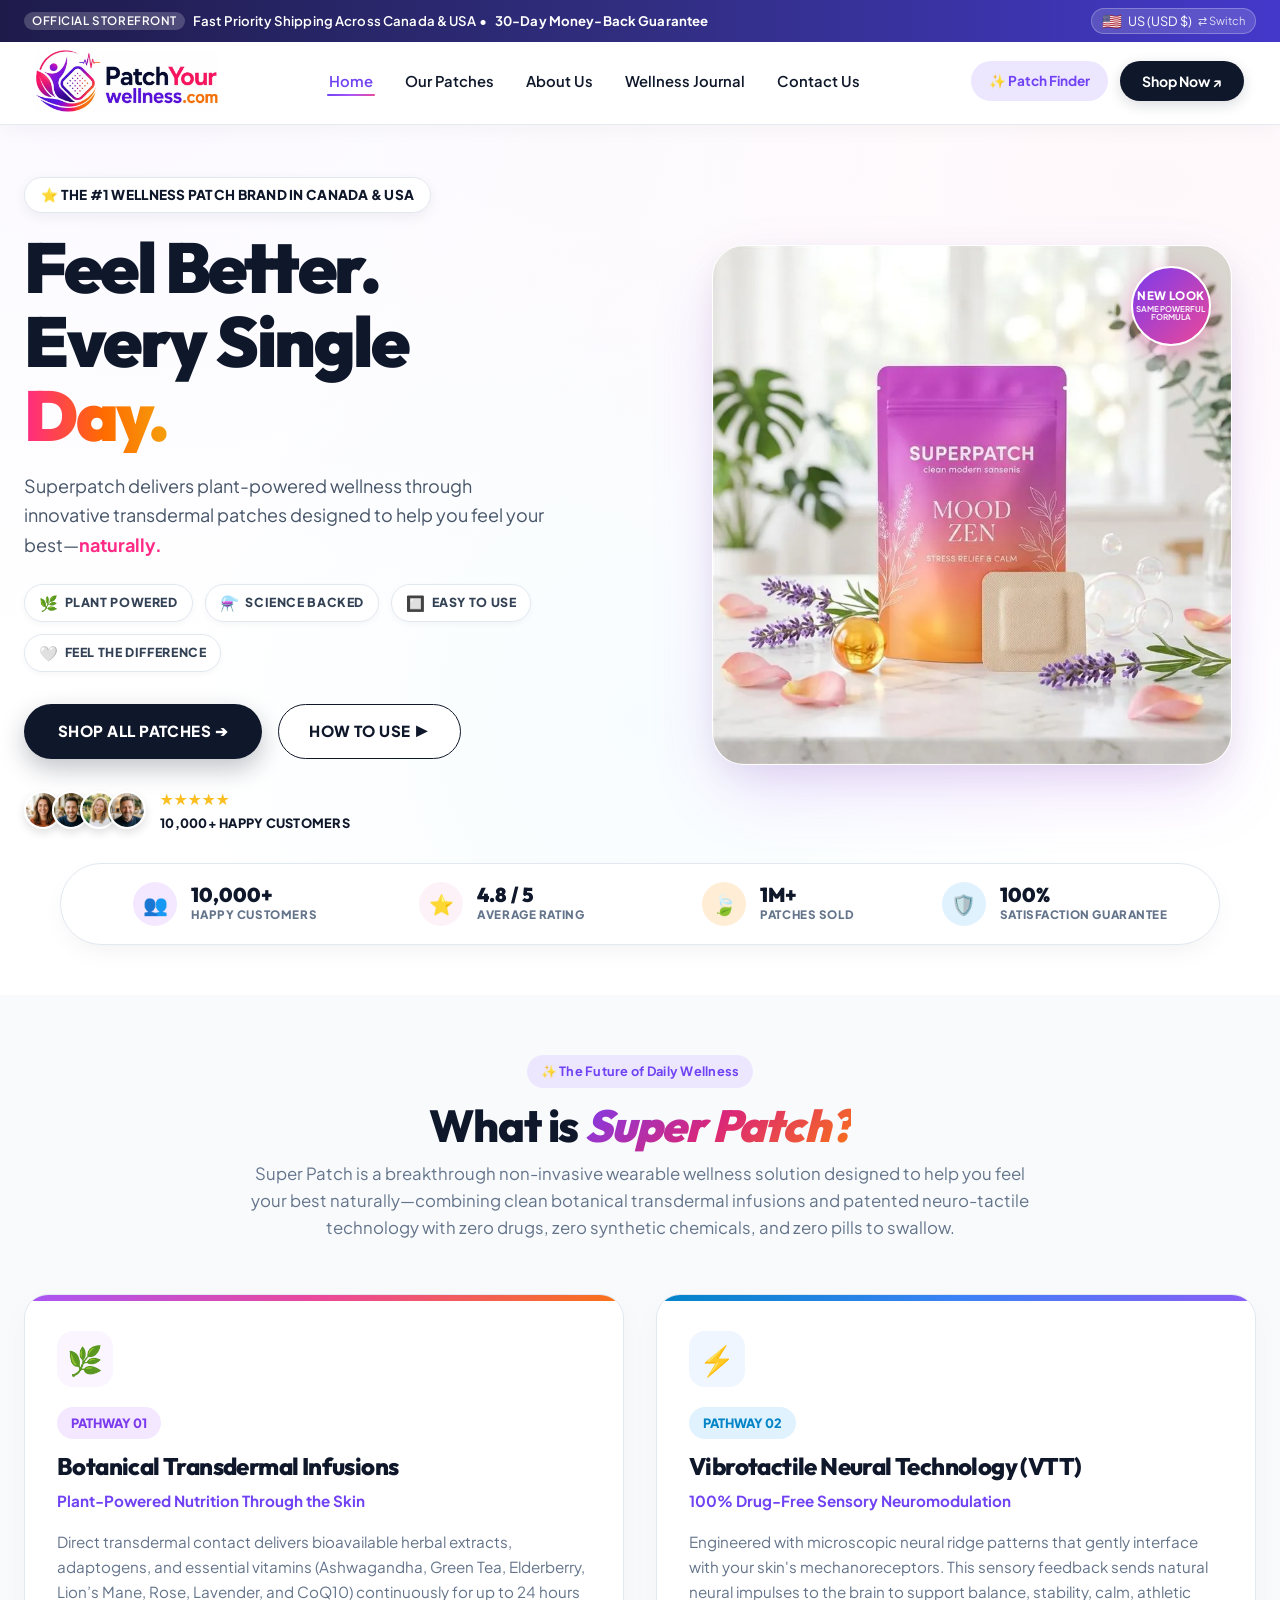
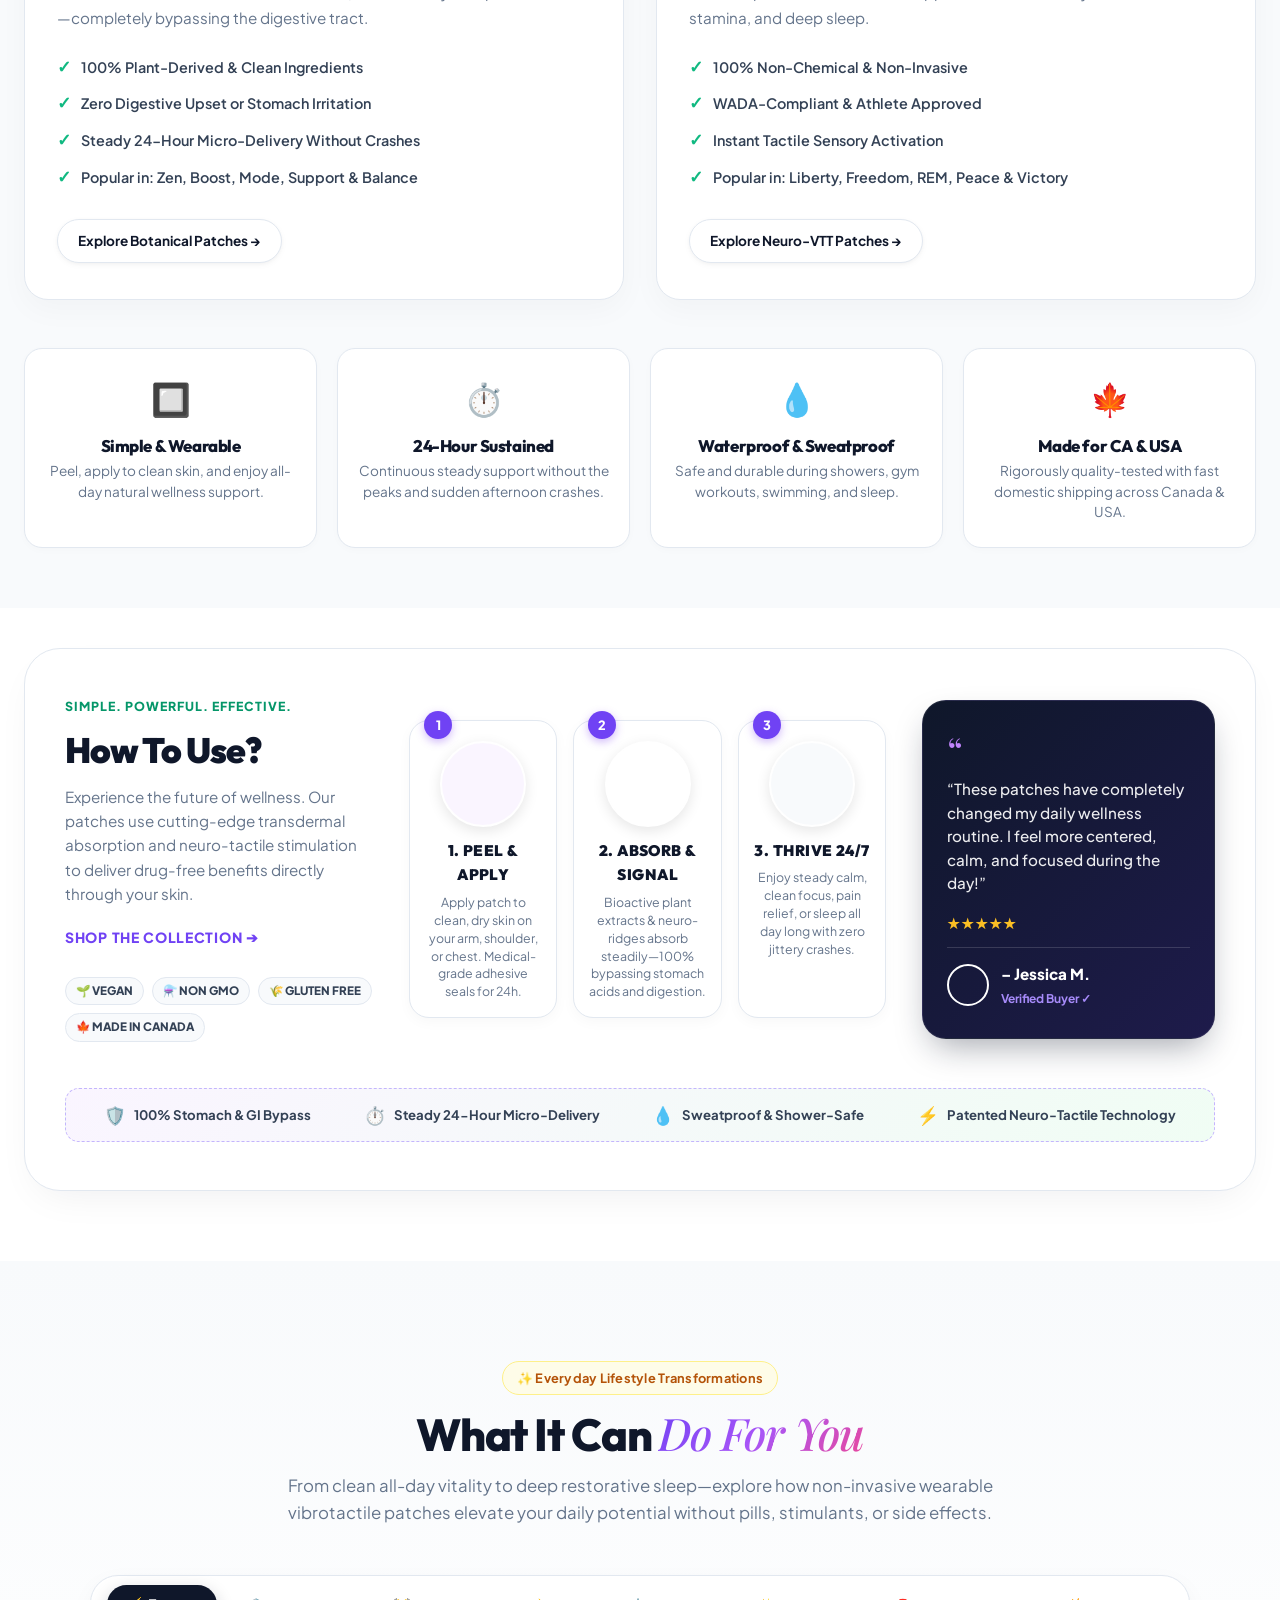
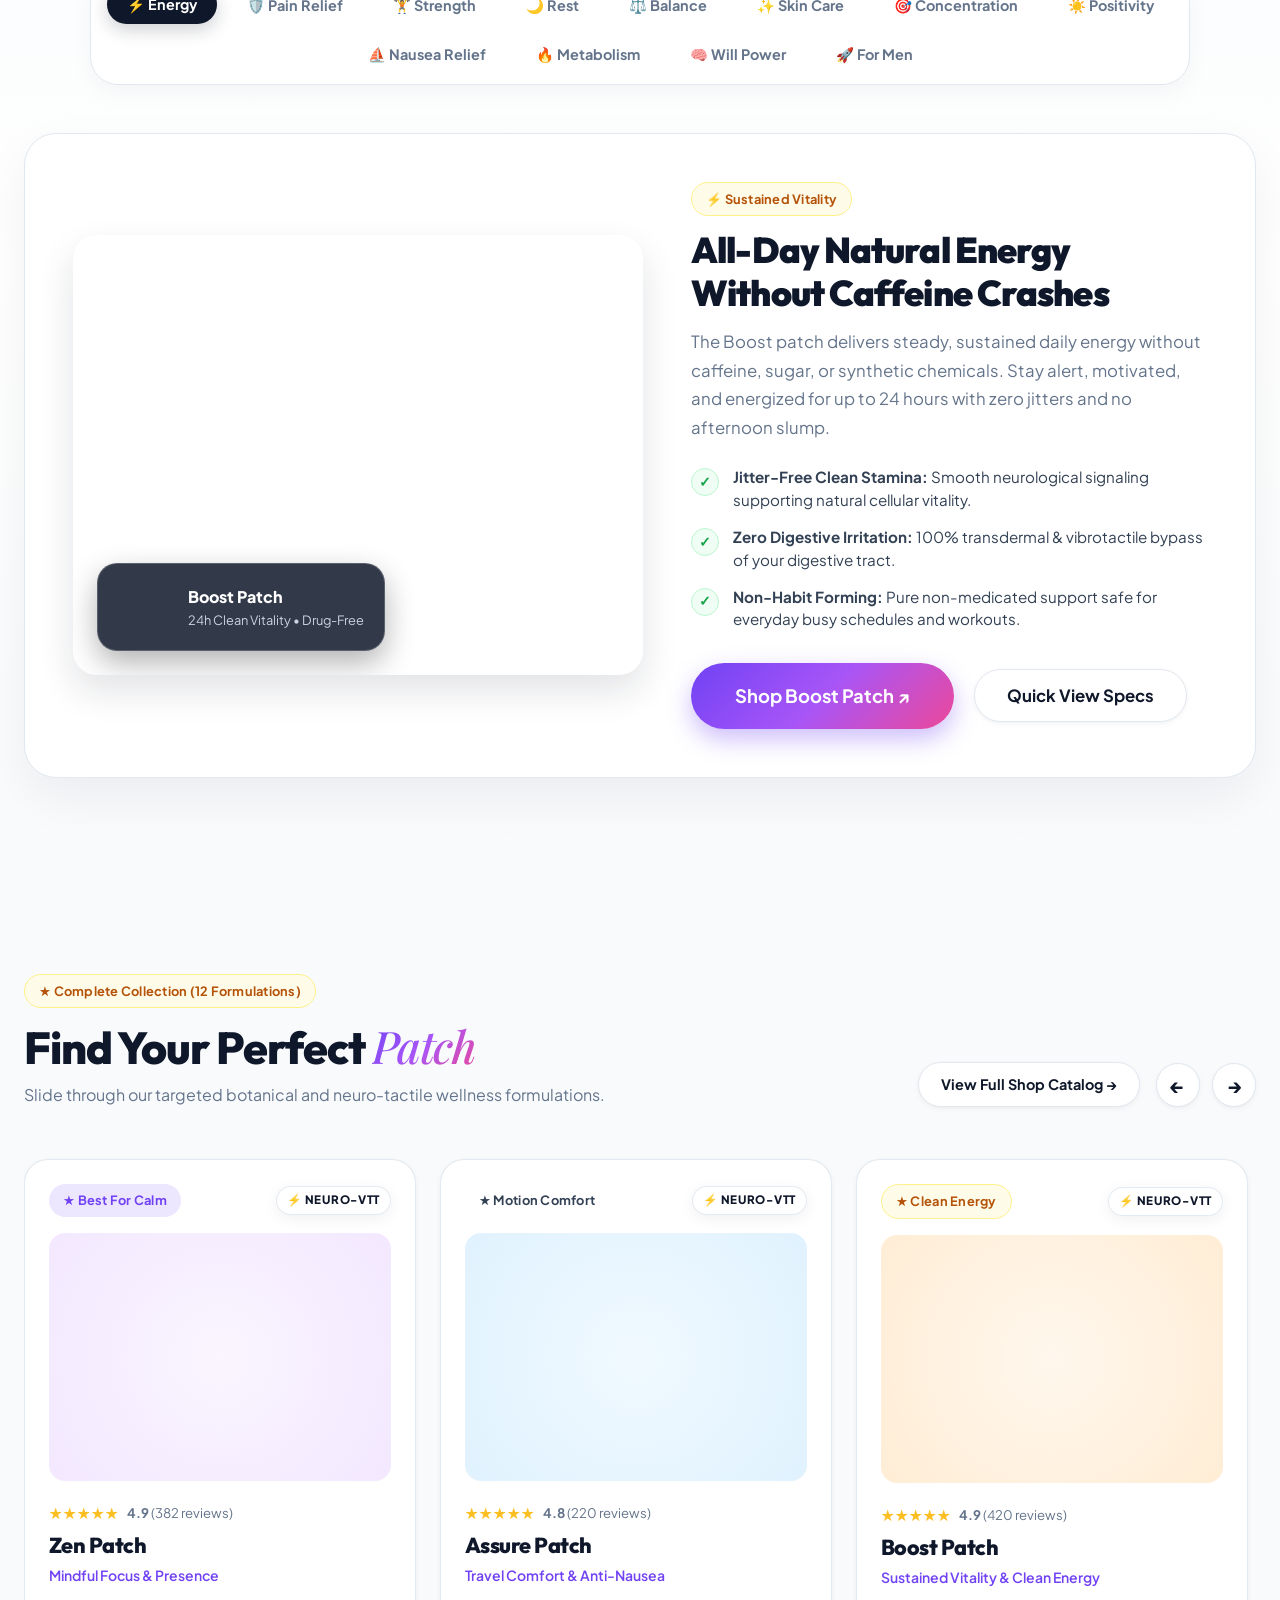
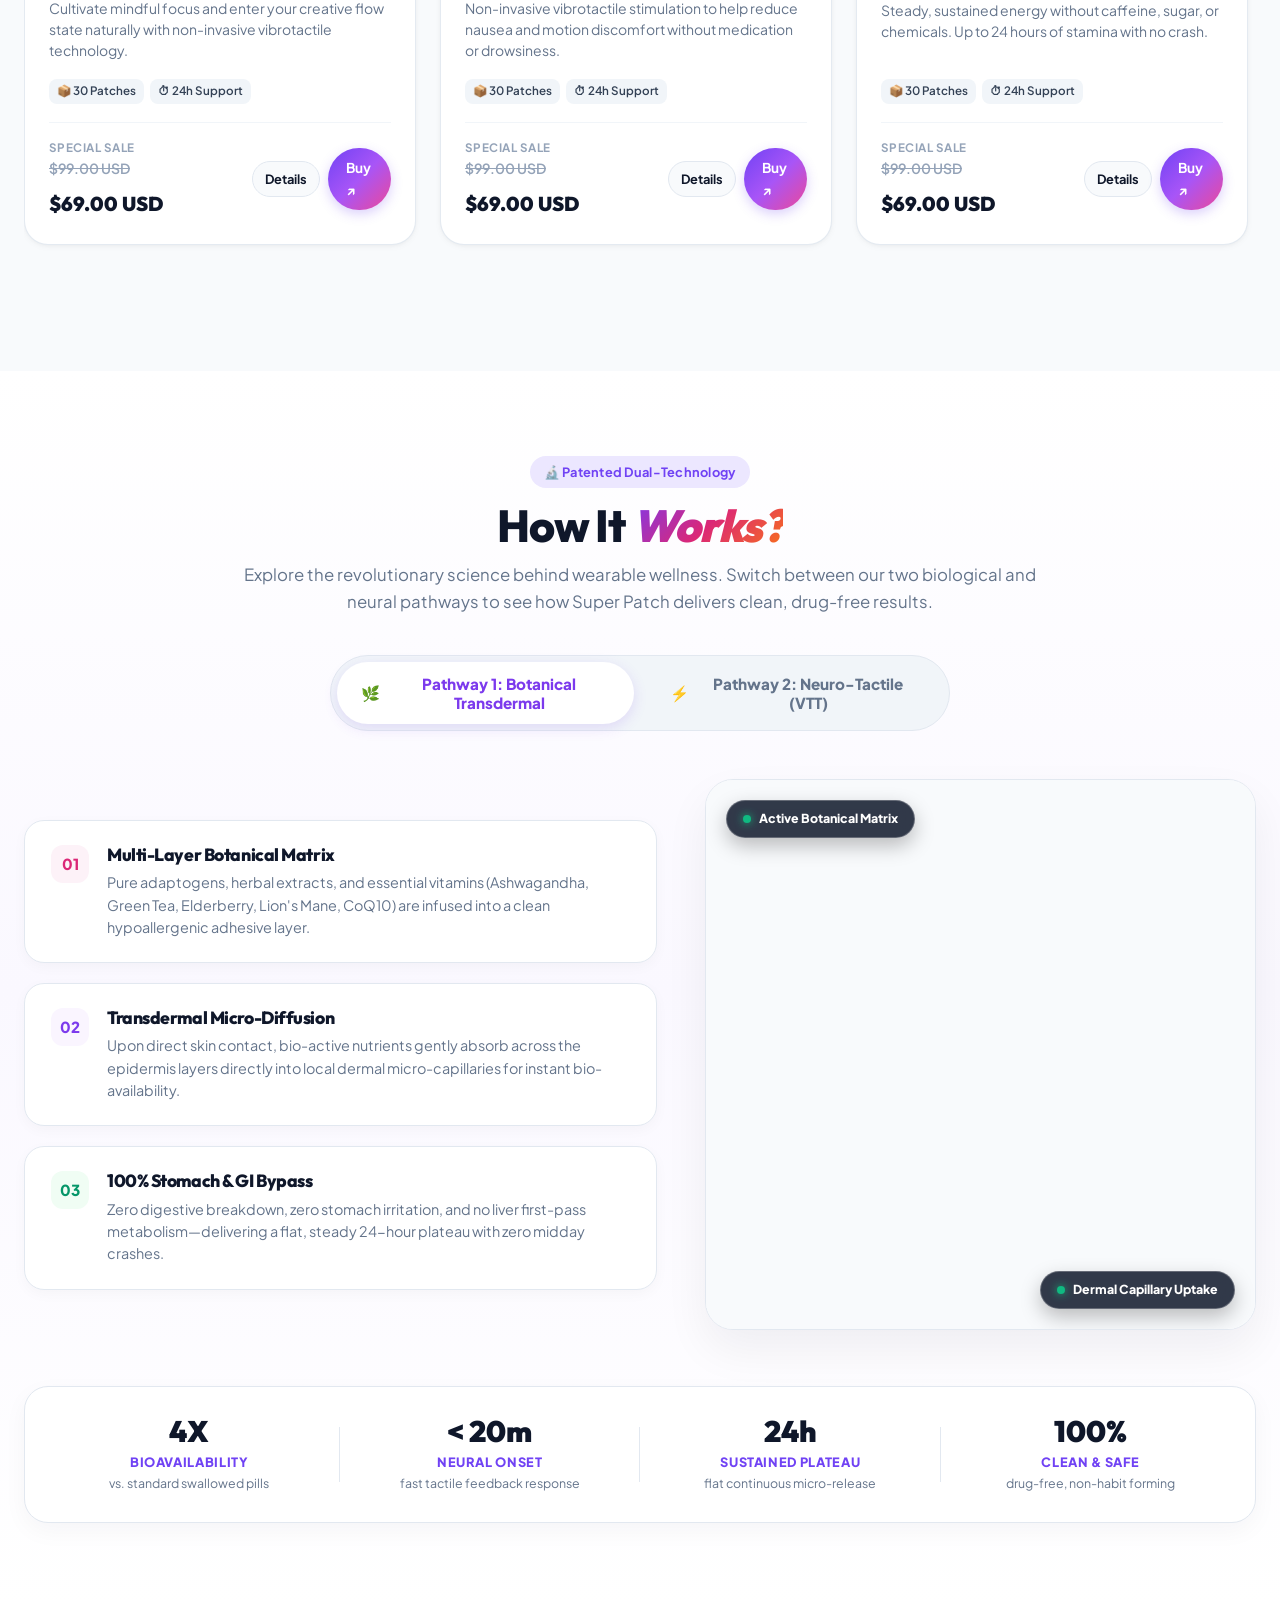
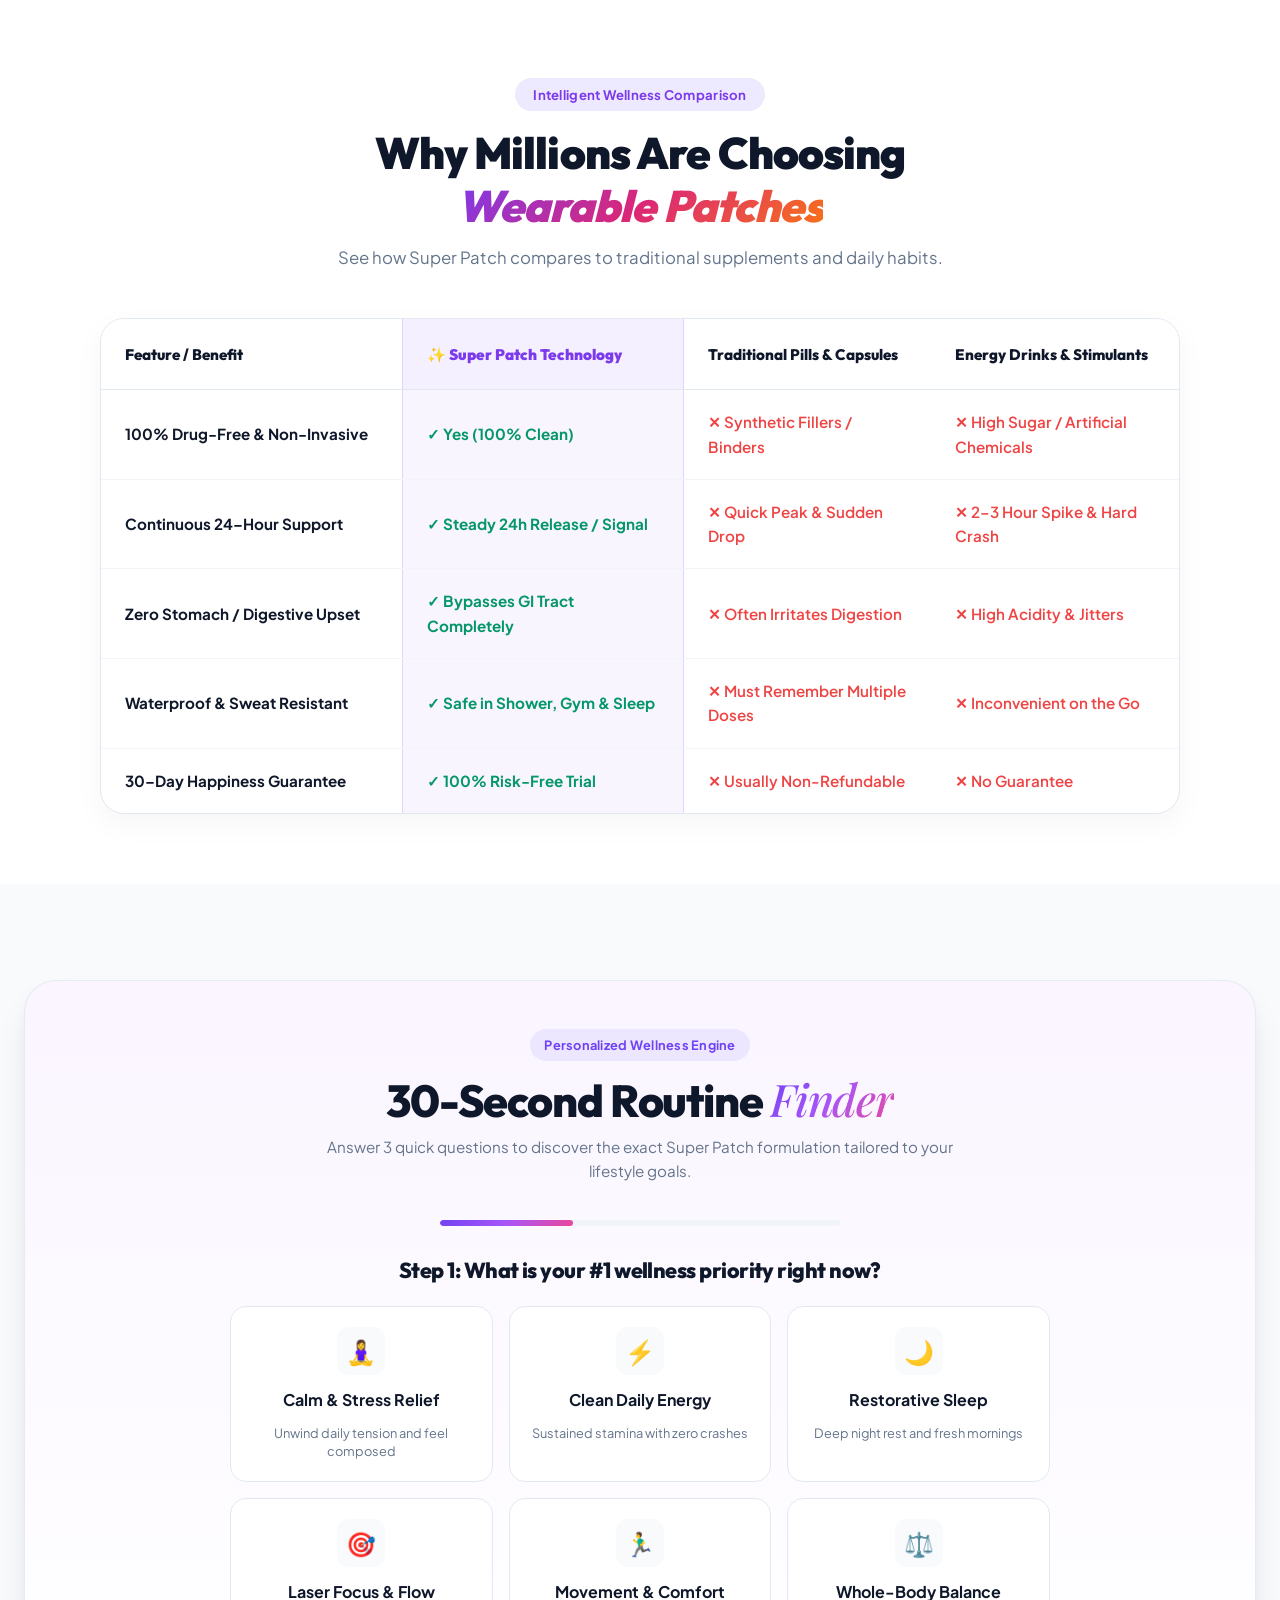
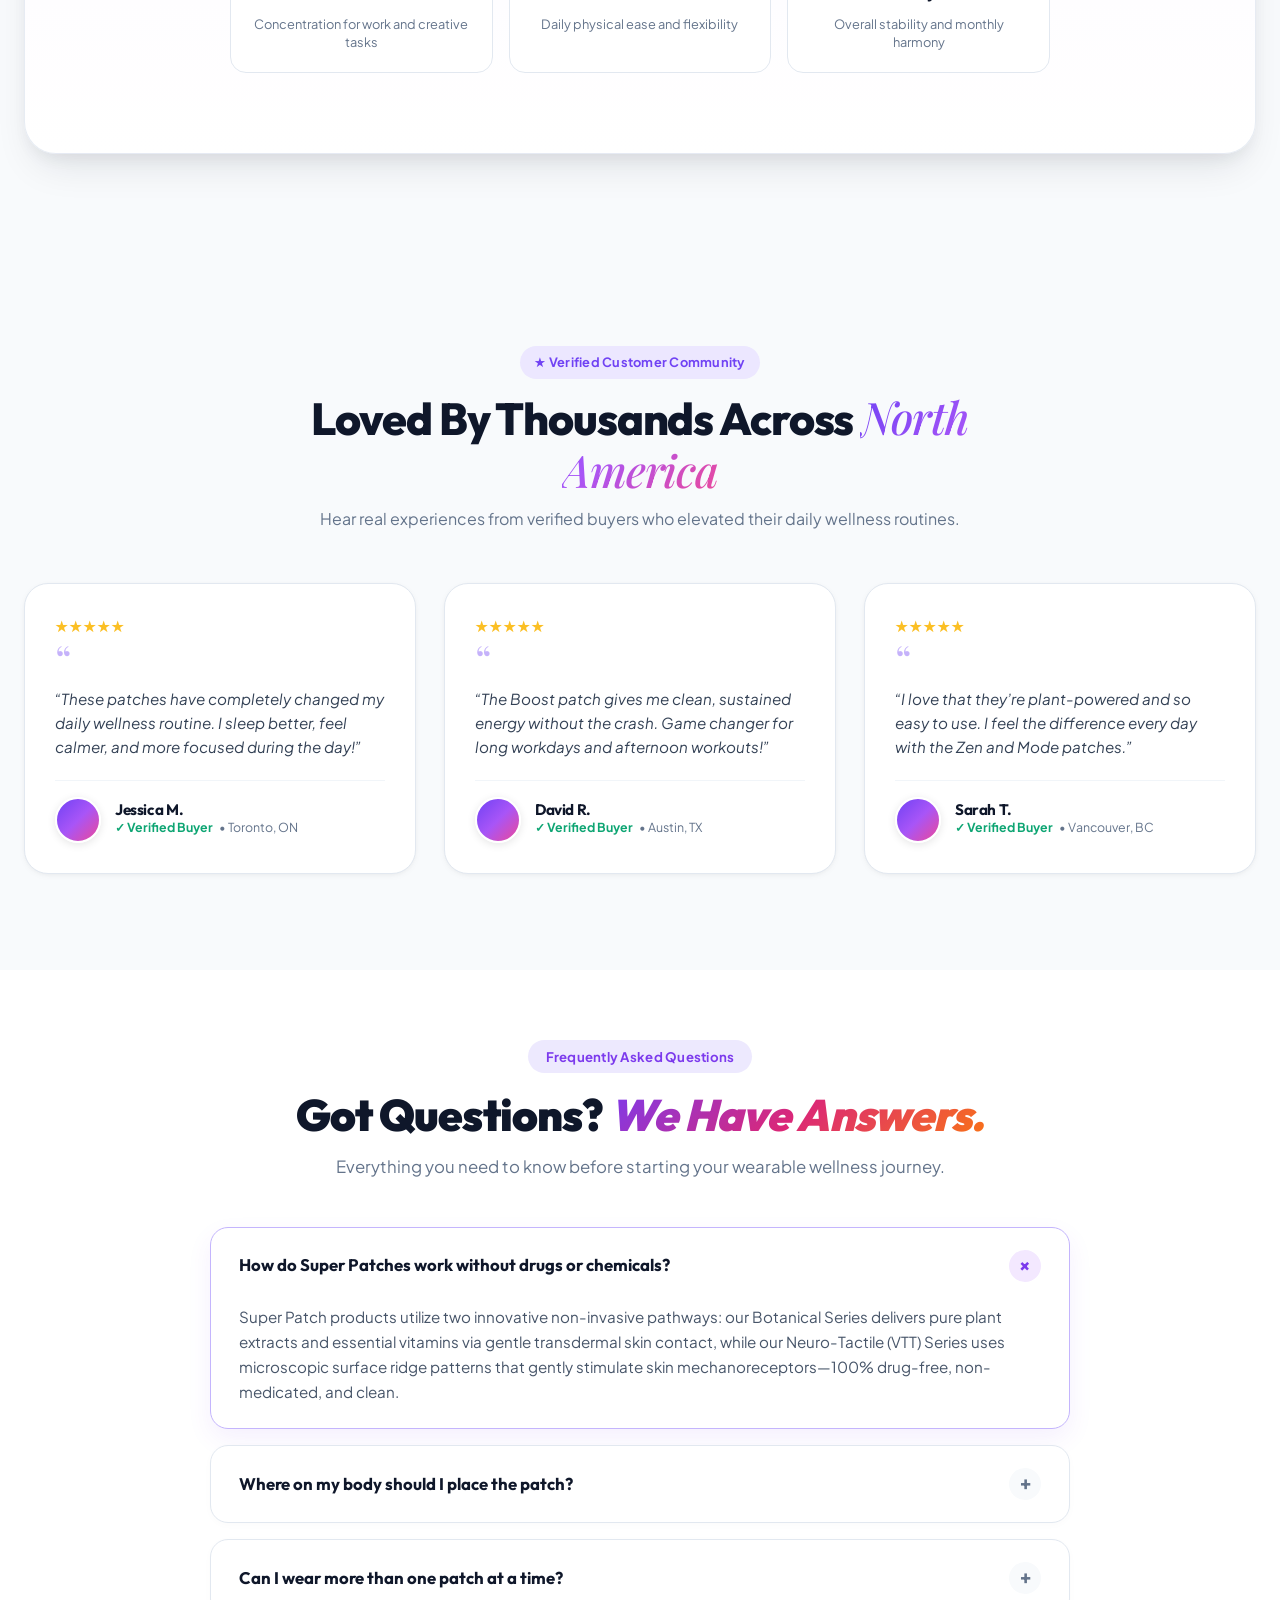
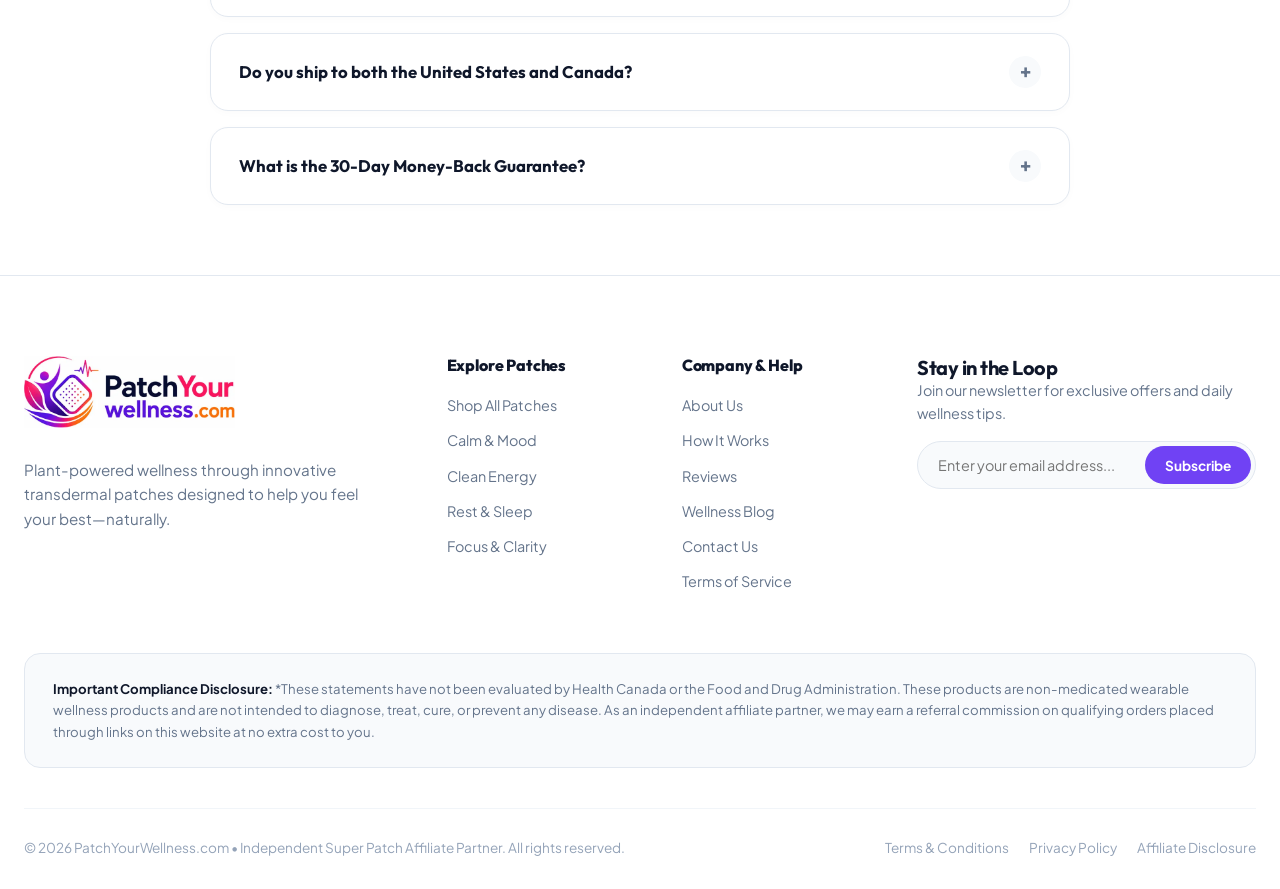
<file: index.html>
<!DOCTYPE html>
<html lang="en">
<head>
  <meta charset="UTF-8">
  <meta name="viewport" content="width=device-width, initial-scale=1.0">
  <title>PatchYourWellness.com | Non-Invasive Wearable Wellness Patches (USA & Canada)</title>
  <meta name="description" content="Discover 100% drug-free, vibrotactile wearable wellness patches designed for natural calm, focus, restorative sleep, pain comfort, balance, and clean energy. Fast shipping across Canada & the USA.">
  <meta name="keywords" content="PatchYourWellness, Super Patch, wearable wellness patches, vibrotactile technology, non-invasive wellness, clean energy patches, sleep patches, stress relief patches, USA Canada wellness">
  <meta name="robots" content="index, follow, max-image-preview:large, max-snippet:-1, max-video-preview:-1">
  <link rel="canonical" href="https://patchyourwellness.com/">

  <!-- Open Graph / Facebook -->
  <meta property="og:locale" content="en_US">
  <meta property="og:type" content="website">
  <meta property="og:title" content="PatchYourWellness.com | Non-Invasive Wearable Wellness Patches">
  <meta property="og:description" content="Discover 100% drug-free, vibrotactile wearable wellness patches designed for natural calm, focus, restorative sleep, pain comfort, balance, and clean energy.">
  <meta property="og:url" content="https://patchyourwellness.com/">
  <meta property="og:site_name" content="PatchYourWellness.com">
  <meta property="og:image" content="https://patchyourwellness.com/images/hero-zen-patch.jpg">
  <meta property="og:image:width" content="1200">
  <meta property="og:image:height" content="630">
  <meta property="og:image:alt" content="PatchYourWellness.com Wearable Wellness Innovation">

  <!-- Twitter Card -->
  <meta name="twitter:card" content="summary_large_image">
  <meta name="twitter:title" content="PatchYourWellness.com | Clean Wearable Wellness Solutions">
  <meta name="twitter:description" content="Experience drug-free, non-invasive vibrotactile wellness patches for calm, focus, sleep, stamina, and whole-body balance.">
  <meta name="twitter:image" content="https://patchyourwellness.com/images/hero-zen-patch.jpg">

  <!-- Schema.org JSON-LD Structured Data -->
  <script type="application/ld+json">
  {
    "@context": "https://schema.org",
    "@graph": [
      {
        "@type": "Organization",
        "@id": "https://patchyourwellness.com/#organization",
        "name": "PatchYourWellness.com",
        "url": "https://patchyourwellness.com/",
        "logo": "https://patchyourwellness.com/images/logo.png",
        "description": "Authorized independent affiliate platform providing 100% drug-free, non-invasive wearable wellness patch technology across the USA and Canada.",
        "contactPoint": {
          "@type": "ContactPoint",
          "email": "ehabshalayel@gmail.com",
          "contactType": "Customer Support",
          "areaServed": ["US", "CA"],
          "availableLanguage": "English"
        }
      },
      {
        "@type": "WebSite",
        "@id": "https://patchyourwellness.com/#website",
        "url": "https://patchyourwellness.com/",
        "name": "PatchYourWellness.com",
        "publisher": {
          "@id": "https://patchyourwellness.com/#organization"
        },
        "description": "Non-invasive vibrotactile wearable wellness solutions for daily energy, focus, sleep, and physical comfort."
      }
    ]
  }
  </script>

  <!-- Google Fonts Preconnect & Non-Blocking Loading -->
  <link rel="preconnect" href="https://fonts.googleapis.com">
  <link rel="preconnect" href="https://fonts.gstatic.com" crossorigin>
  <link rel="preload" as="style" href="https://fonts.googleapis.com/css2?family=Outfit:wght@400;500;600;700;800&family=Plus+Jakarta+Sans:wght@400;500;600;700&family=Playfair+Display:ital,wght@0,600;1,500;1,600&display=swap">
  <link rel="stylesheet" href="https://fonts.googleapis.com/css2?family=Outfit:wght@400;500;600;700;800&family=Plus+Jakarta+Sans:wght@400;500;600;700&family=Playfair+Display:ital,wght@0,600;1,500;1,600&display=swap" media="print" onload="this.media='all'">
  <noscript>
    <link rel="preload" as="style" href="https://fonts.googleapis.com/css2?family=Outfit:wght@400;500;600;700;800&family=Plus+Jakarta+Sans:wght@400;500;600;700&family=Playfair+Display:ital,wght@0,600;1,500;1,600&display=swap">
  <link rel="stylesheet" href="https://fonts.googleapis.com/css2?family=Outfit:wght@400;500;600;700;800&family=Plus+Jakarta+Sans:wght@400;500;600;700&family=Playfair+Display:ital,wght@0,600;1,500;1,600&display=swap" media="print" onload="this.media='all'">
  <noscript>
    <link rel="stylesheet" href="https://fonts.googleapis.com/css2?family=Outfit:wght@400;500;600;700;800&family=Plus+Jakarta+Sans:wght@400;500;600;700&family=Playfair+Display:ital,wght@0,600;1,500;1,600&display=swap">
  </noscript>
  </noscript>

  <!-- Preload Critical LCP Hero Asset -->
  <link rel="preload" as="image" href="images/hero-zen-patch.webp" type="image/webp" fetchpriority="high">

  <!-- Stylesheets -->
  <link rel="stylesheet" href="css/main.css">
  <link rel="stylesheet" href="css/components.css">
  <link rel="stylesheet" href="css/pages.css">

  <!-- Favicon & App Icons -->
  <link rel="icon" type="image/png" sizes="32x32" href="favicon-32x32.png">
  <link rel="icon" type="image/png" sizes="512x512" href="favicon.png">
  <link rel="apple-touch-icon" sizes="180x180" href="apple-touch-icon.png">
  <link rel="shortcut icon" href="favicon.ico">
</head>
<body>

  <!-- Top Announcement & Region Currency Bar -->
  <div class="top-bar">
    <div class="container top-bar-inner">
      <div class="top-bar-message">
        <span class="top-bar-badge">Official Storefront</span>
        <span class="top-bar-desktop-text">Fast Priority Shipping Across Canada & USA • </span>
        <span class="top-bar-guarantee-text">30-Day Money-Back Guarantee</span>
      </div>
      <div class="top-bar-controls">
        <button class="region-currency-toggle" title="Switch between USA (USD) and Canada (CAD)">
          <span class="region-flag">🇺🇸</span>
          <span class="region-text">US (USD $)</span>
          <span style="font-size: 0.7rem; opacity: 0.8;">⇄ Switch</span>
        </button>
      </div>
    </div>
  </div>

  <!-- Main Site Navigation Header -->
  <header class="site-header">
    <div class="container">
      <div class="nav-container">
        <a href="/" class="brand-logo" aria-label="PatchYourWellness Home">
          <img src="images/logo.webp" width="180" height="61" decoding="async" alt="PatchYourWellness.com" class="brand-logo-img">
        </a>

        <nav class="nav-menu">
          <a href="/" class="nav-link active">Home</a>
          <a href="shop.html" class="nav-link">Our Patches</a>
          <a href="about.html" class="nav-link">About Us</a>
          <a href="blog.html" class="nav-link">Wellness Journal</a>
          <a href="contact.html" class="nav-link">Contact Us</a>
        </nav>

        <div class="nav-actions">
          <a href="#routine-finder" class="btn-quiz-shortcut">✨ Patch Finder</a>
          <a href="https://ca.superpatch.com/?rsu=zenwellness" target="_blank" rel="noopener noreferrer" class="btn-nav-cta">Shop Now ↗</a>
          <button class="mobile-toggle" aria-label="Open mobile menu">☰</button>
        </div>
      </div>
    </div>
  </header>

  <!-- Mobile Navigation Overlay -->
  <div class="mobile-menu">
    <div class="mobile-menu-header">
      <a href="/" class="brand-logo" aria-label="PatchYourWellness Home">
        <img src="images/logo.webp" width="180" height="61" decoding="async" alt="PatchYourWellness.com" class="brand-logo-img">
      </a>
      <button class="mobile-menu-close" style="background:none; font-size:1.8rem; cursor:pointer;">✕</button>
    </div>
    <div class="mobile-nav-links">
      <a href="/">Home</a>
      <a href="shop.html">Our Patches</a>
      <a href="about.html">About Us</a>
      <a href="blog.html">Wellness Journal</a>
      <a href="contact.html">Contact Us</a>
      <a href="#routine-finder" class="mobile-patch-finder-link">✨ Patch Finder</a>
    </div>
    <a href="https://ca.superpatch.com/?rsu=zenwellness" target="_blank" rel="noopener noreferrer" class="btn btn-primary" style="width:100%; margin-top:auto;">
      Visit Official Store ↗
    </a>
  </div>

  <!-- Hero Section (Matching Master Inspiration Layout) -->
  <section class="section-hero" style="padding-top: 135px; padding-bottom: 50px;">
    <div class="container">
      <div class="hero-wrapper-inspiration">
        
        <!-- Left Hero Content Column -->
        <div class="hero-left-content">
          <div class="hero-flag-badge">
            <span>⭐ THE #1 WELLNESS PATCH BRAND IN CANADA & USA</span>
          </div>

          <h1 class="hero-title-inspiration">
            Feel Better.<br>
            Every Single<br>
            <span class="hero-title-day">Day.</span>
          </h1>

          <p class="hero-subtitle-inspiration">
            Superpatch delivers plant-powered wellness through innovative transdermal patches designed to help you feel your best—<span class="highlight-naturally">naturally.</span>
          </p>

          <!-- 4 Feature Pills Row -->
          <div class="hero-feature-pills-row">
            <div class="hero-feature-pill">
              <span class="hero-feature-pill-icon">🌿</span> Plant Powered
            </div>
            <div class="hero-feature-pill">
              <span class="hero-feature-pill-icon">⚗️</span> Science Backed
            </div>
            <div class="hero-feature-pill">
              <span class="hero-feature-pill-icon">🔲</span> Easy to Use
            </div>
            <div class="hero-feature-pill">
              <span class="hero-feature-pill-icon">🤍</span> Feel the Difference
            </div>
          </div>

          <!-- Hero Buttons -->
          <div class="hero-btn-row">
            <a href="https://ca.superpatch.com/?rsu=zenwellness" target="_blank" rel="noopener noreferrer" class="btn-hero-black">
              SHOP ALL PATCHES ➔
            </a>
            <a href="#how-it-works" class="btn-hero-outline">
              HOW TO USE ▶
            </a>
          </div>

          <!-- Social Proof Rating -->
          <div class="hero-social-proof-row">
            <div class="customer-avatars-group">
              <div class="customer-avatar-circle" title="Verified Customer Review">
                <img src="images/avatars/avatar-1.webp" width="40" height="40" loading="lazy" decoding="async" alt="Verified Customer">
              </div>
              <div class="customer-avatar-circle" title="Verified Customer Review">
                <img src="images/avatars/avatar-2.webp" width="40" height="40" loading="lazy" decoding="async" alt="Verified Customer">
              </div>
              <div class="customer-avatar-circle" title="Verified Customer Review">
                <img src="images/avatars/avatar-3.webp" width="40" height="40" loading="lazy" decoding="async" alt="Verified Customer">
              </div>
              <div class="customer-avatar-circle" title="Verified Customer Review">
                <img src="images/avatars/avatar-4.webp" width="40" height="40" loading="lazy" decoding="async" alt="Verified Customer">
              </div>
            </div>
            <div style="display: flex; flex-direction: column; gap: 2px;">
              <div class="star-rating" style="font-size: 0.95rem;">★★★★★</div>
              <span class="hero-rating-text">10,000+ HAPPY CUSTOMERS</span>
            </div>
          </div>
        </div>

        <!-- Right Hero 3D Photography Showcase -->
        <div class="hero-right-stage">
          <div class="hero-stage-backdrop">
            <div class="badge-new-look">
              <span class="badge-new-look-title">NEW LOOK</span>
              <span class="badge-new-look-sub">SAME POWERFUL FORMULA</span>
            </div>
            <img src="images/hero-zen-patch.webp" alt="Super Patch Zen Mood Botanical Wellness Patch" class="hero-product-img" width="800" height="800" fetchpriority="high" decoding="sync">
          </div>
        </div>

      </div>

      <!-- 4-Pill Metrics Bar -->
      <div class="metrics-bar-inspiration">
        <div class="metric-card-box">
          <div class="metric-circle-icon" style="background: #f3e8ff; color: #9333ea;">👥</div>
          <div class="metric-details-text">
            <span class="metric-details-val">10,000+</span>
            <span class="metric-details-lbl">Happy Customers</span>
          </div>
        </div>

        <div class="metric-card-box">
          <div class="metric-circle-icon" style="background: #fdf2f8; color: #db2777;">⭐</div>
          <div class="metric-details-text">
            <span class="metric-details-val">4.8 / 5</span>
            <span class="metric-details-lbl">Average Rating</span>
          </div>
        </div>

        <div class="metric-card-box">
          <div class="metric-circle-icon" style="background: #ffedd5; color: #ea580c;">🍃</div>
          <div class="metric-details-text">
            <span class="metric-details-val">1M+</span>
            <span class="metric-details-lbl">Patches Sold</span>
          </div>
        </div>

        <div class="metric-card-box">
          <div class="metric-circle-icon" style="background: #e0f2fe; color: #0284c7;">🛡️</div>
          <div class="metric-details-text">
            <span class="metric-details-val">100%</span>
            <span class="metric-details-lbl">Satisfaction Guarantee</span>
          </div>
        </div>
      </div>

    </div>
  </section>

  <!-- Section: What Is Super Patch? -->
  <section class="section" style="background: var(--bg-secondary); padding-top: 60px; padding-bottom: 60px;">
    <div class="container">
      
      <div class="what-superpatch-header">
        <span class="badge badge-purple" style="margin-bottom: 12px;">✨ The Future of Daily Wellness</span>
        <h2>What is <span class="what-heading-accent">Super Patch?</span></h2>
        <p style="color: var(--text-muted); font-size: 1.05rem; margin-top: 10px; line-height: 1.6;">
          Super Patch is a breakthrough non-invasive wearable wellness solution designed to help you feel your best naturally—combining clean botanical transdermal infusions and patented neuro-tactile technology with zero drugs, zero synthetic chemicals, and zero pills to swallow.
        </p>
      </div>

      <!-- 2-Technology Architecture Cards -->
      <div class="what-dual-grid">
        
        <!-- Technology 1: Botanical Series -->
        <div class="what-tech-card" style="--tech-accent-grad: linear-gradient(135deg, #a855f7 0%, #ec4899 50%, #f97316 100%);">
          <div class="what-tech-icon-badge" style="--tech-badge-bg: #faf5ff;">🌿</div>
          <span class="what-pill-tag" style="--pill-bg: #f3e8ff; --pill-color: #7c3aed; margin-bottom: 14px;">PATHWAY 01</span>
          <h3 class="what-tech-title">Botanical Transdermal Infusions</h3>
          <div class="what-tech-sub">Plant-Powered Nutrition Through the Skin</div>
          <p class="what-tech-desc">
            Direct transdermal contact delivers bioavailable herbal extracts, adaptogens, and essential vitamins (Ashwagandha, Green Tea, Elderberry, Lion’s Mane, Rose, Lavender, and CoQ10) continuously for up to 24 hours—completely bypassing the digestive tract.
          </p>
          <div class="what-feature-list">
            <div class="what-feature-item"><span class="what-feature-check">✓</span> 100% Plant-Derived & Clean Ingredients</div>
            <div class="what-feature-item"><span class="what-feature-check">✓</span> Zero Digestive Upset or Stomach Irritation</div>
            <div class="what-feature-item"><span class="what-feature-check">✓</span> Steady 24-Hour Micro-Delivery Without Crashes</div>
            <div class="what-feature-item"><span class="what-feature-check">✓</span> Popular in: Zen, Boost, Mode, Support & Balance</div>
          </div>
          <a href="shop.html" class="btn btn-secondary" style="font-size: 0.85rem; padding: 10px 20px; width: fit-content;">
            Explore Botanical Patches →
          </a>
        </div>

        <!-- Technology 2: Neuro-Tactile VTT Series -->
        <div class="what-tech-card" style="--tech-accent-grad: linear-gradient(135deg, #0284c7 0%, #3b82f6 50%, #8b5cf6 100%);">
          <div class="what-tech-icon-badge" style="--tech-badge-bg: #eff6ff;">⚡</div>
          <span class="what-pill-tag" style="--pill-bg: #e0f2fe; --pill-color: #0284c7; margin-bottom: 14px;">PATHWAY 02</span>
          <h3 class="what-tech-title">Vibrotactile Neural Technology (VTT)</h3>
          <div class="what-tech-sub">100% Drug-Free Sensory Neuromodulation</div>
          <p class="what-tech-desc">
            Engineered with microscopic neural ridge patterns that gently interface with your skin's mechanoreceptors. This sensory feedback sends natural neural impulses to the brain to support balance, stability, calm, athletic stamina, and deep sleep.
          </p>
          <div class="what-feature-list">
            <div class="what-feature-item"><span class="what-feature-check">✓</span> 100% Non-Chemical & Non-Invasive</div>
            <div class="what-feature-item"><span class="what-feature-check">✓</span> WADA-Compliant & Athlete Approved</div>
            <div class="what-feature-item"><span class="what-feature-check">✓</span> Instant Tactile Sensory Activation</div>
            <div class="what-feature-item"><span class="what-feature-check">✓</span> Popular in: Liberty, Freedom, REM, Peace & Victory</div>
          </div>
          <a href="shop.html" class="btn btn-secondary" style="font-size: 0.85rem; padding: 10px 20px; width: fit-content;">
            Explore Neuro-VTT Patches →
          </a>
        </div>

      </div>

      <!-- 4 Core Pillars of Super Patch -->
      <div class="what-pillars-grid">
        <div class="what-pillar-box">
          <div class="what-pillar-icon">🔲</div>
          <h4 class="what-pillar-title">Simple & Wearable</h4>
          <p class="what-pillar-desc">Peel, apply to clean skin, and enjoy all-day natural wellness support.</p>
        </div>
        <div class="what-pillar-box">
          <div class="what-pillar-icon">⏱️</div>
          <h4 class="what-pillar-title">24-Hour Sustained</h4>
          <p class="what-pillar-desc">Continuous steady support without the peaks and sudden afternoon crashes.</p>
        </div>
        <div class="what-pillar-box">
          <div class="what-pillar-icon">💧</div>
          <h4 class="what-pillar-title">Waterproof & Sweatproof</h4>
          <p class="what-pillar-desc">Safe and durable during showers, gym workouts, swimming, and sleep.</p>
        </div>
        <div class="what-pillar-box">
          <div class="what-pillar-icon">🍁</div>
          <h4 class="what-pillar-title">Made for CA & USA</h4>
          <p class="what-pillar-desc">Rigorously quality-tested with fast domestic shipping across Canada & USA.</p>
        </div>
      </div>

    </div>
  </section>

  <!-- Section: How To Use? -->
  <section id="how-to-use" class="section" style="padding-top: 40px; padding-bottom: 70px;">
    <div class="container">
      <div class="wellness-made-easy-container">
        <div class="wellness-easy-grid">
          
          <!-- Column 1: Intro -->
          <div class="wellness-easy-intro">
            <span class="wellness-tag-green">SIMPLE. POWERFUL. EFFECTIVE.</span>
            <h2 class="wellness-easy-title">How To Use?</h2>
            <p class="wellness-easy-desc">
              Experience the future of wellness. Our patches use cutting-edge transdermal absorption and neuro-tactile stimulation to deliver drug-free benefits directly through your skin.
            </p>
            <a href="https://ca.superpatch.com/?rsu=zenwellness" target="_blank" rel="noopener noreferrer" class="wellness-link-arrow">
              SHOP THE COLLECTION ➔
            </a>
            <div class="wellness-cert-pills">
              <span class="cert-pill-item">🌱 VEGAN</span>
              <span class="cert-pill-item">⚗️ NON GMO</span>
              <span class="cert-pill-item">🌾 GLUTEN FREE</span>
              <span class="cert-pill-item">🍁 MADE IN CANADA</span>
            </div>
          </div>

          <!-- Column 2: 3-Step Illustrated Flow -->
          <div class="three-step-flow-visual">

            <!-- Step 1 -->
            <div class="step-flow-col">
              <div class="step-flow-badge-num">1</div>
              <div class="step-flow-circle-img" style="background: #faf5ff;">
                <img src="images/products/zen-patch.webp" alt="Peel and Apply Super Patch" style="width: 75%; height: auto; object-fit: contain; filter: drop-shadow(0 4px 6px rgba(0,0,0,0.15));">
              </div>
              <div class="step-flow-title">1. PEEL & APPLY</div>
              <p class="step-flow-desc">Apply patch to clean, dry skin on your arm, shoulder, or chest. Medical-grade adhesive seals for 24h.</p>
            </div>

            <!-- Step 2 -->
            <div class="step-flow-col">
              <div class="step-flow-badge-num">2</div>
              <div class="step-flow-circle-img" style="background: #ffffff;">
                <img src="images/transdermal-diagram.webp" width="800" height="800" loading="lazy" decoding="async" alt="Transdermal Bioavailability Matrix Diagram">
              </div>
              <div class="step-flow-title">2. ABSORB & SIGNAL</div>
              <p class="step-flow-desc">Bioactive plant extracts & neuro-ridges absorb steadily—100% bypassing stomach acids and digestion.</p>
            </div>

            <!-- Step 3 -->
            <div class="step-flow-col">
              <div class="step-flow-badge-num">3</div>
              <div class="step-flow-circle-img">
                <img src="images/lifestyle-woman.webp" width="800" height="800" loading="lazy" decoding="async" alt="Woman feeling refreshed and revitalized with Super Patch">
              </div>
              <div class="step-flow-title">3. THRIVE 24/7</div>
              <p class="step-flow-desc">Enjoy steady calm, clean focus, pain relief, or sleep all day long with zero jittery crashes.</p>
            </div>
          </div>

          <!-- Column 3: Dark Quote Card -->
          <div class="wellness-quote-card">
            <div class="wellness-quote-mark">“</div>
            <p class="wellness-quote-text">
              “These patches have completely changed my daily wellness routine. I feel more centered, calm, and focused during the day!”
            </p>
            <div class="star-rating" style="font-size: 0.95rem; margin-bottom: 12px;">★★★★★</div>
            <div class="wellness-quote-author-row">
              <div class="wellness-quote-avatar">
                <img src="images/avatars/avatar-1.webp" width="40" height="40" loading="lazy" decoding="async" alt="Jessica M.">
              </div>
              <div class="wellness-quote-author">
                <strong>– Jessica M.</strong>
                <span style="font-size: 0.75rem; color: #a78bfa;">Verified Buyer ✓</span>
              </div>
            </div>
          </div>

          <!-- Bioavailability Insight Bar -->
          <div class="how-bioavailability-callout">
            <div class="how-callout-point">
              <span>🛡️</span> 100% Stomach & GI Bypass
            </div>
            <div class="how-callout-point">
              <span>⏱️</span> Steady 24-Hour Micro-Delivery
            </div>
            <div class="how-callout-point">
              <span>💧</span> Sweatproof & Shower-Safe
            </div>
            <div class="how-callout-point">
              <span>⚡</span> Patented Neuro-Tactile Technology
            </div>
          </div>

        </div>
      </div>
    </div>
  </section>

  <!-- Dedicated Section: What It Can Do? (Interactive Tabbed Lifestyle Experience) -->
  <section id="what-it-can-do" class="what-section">
    <div class="container">
      
      <div class="what-header">
        <span class="badge badge-gold" style="margin-bottom: 12px;">✨ Everyday Lifestyle Transformations</span>
        <h2>What It Can <span class="editorial-italic">Do For You</span></h2>
        <p style="color: var(--text-muted); font-size: 1.05rem; margin-top: 12px; line-height: 1.6;">
          From clean all-day vitality to deep restorative sleep—explore how non-invasive wearable vibrotactile patches elevate your daily potential without pills, stimulants, or side effects.
        </p>
      </div>

      <!-- Tab Buttons Navigation (12 Lifestyle Categories) -->
      <div class="what-tabs-wrapper">
        <div class="what-tabs-nav" id="what-tabs-nav">
          <button class="what-tab-btn active" data-target="what-energy">⚡ Energy</button>
          <button class="what-tab-btn" data-target="what-pain-relief">🛡️ Pain Relief</button>
          <button class="what-tab-btn" data-target="what-strength">🏋️ Strength</button>
          <button class="what-tab-btn" data-target="what-rest">🌙 Rest</button>
          <button class="what-tab-btn" data-target="what-balance">⚖️ Balance</button>
          <button class="what-tab-btn" data-target="what-skin-care">✨ Skin Care</button>
          <button class="what-tab-btn" data-target="what-concentration">🎯 Concentration</button>
          <button class="what-tab-btn" data-target="what-positivity">☀️ Positivity</button>
          <button class="what-tab-btn" data-target="what-nausea-relief">⛵ Nausea Relief</button>
          <button class="what-tab-btn" data-target="what-metabolism">🔥 Metabolism</button>
          <button class="what-tab-btn" data-target="what-will-power">🧠 Will Power</button>
          <button class="what-tab-btn" data-target="what-for-men">🚀 For Men</button>
        </div>
      </div>

      <!-- Panel 1: Energy (Boost Patch) -->
      <div class="what-tab-panel active" id="what-energy">
        <div class="what-visual-container">
          <img src="images/lifestyle/lifestyle-energy.webp" alt="All-Day Clean Energy with Model Wearing Boost Patch" class="what-main-img" loading="lazy">
          <div class="what-floating-patch-badge">
            <img src="images/products/boost-patch.webp" alt="Boost Patch">
            <div>
              <div class="what-badge-title">Boost Patch</div>
              <div class="what-badge-sub">24h Clean Vitality • Drug-Free</div>
            </div>
          </div>
        </div>
        <div class="what-content-col">
          <span class="badge badge-gold" style="margin-bottom: 12px; width: fit-content;">⚡ Sustained Vitality</span>
          <h3>All-Day Natural Energy Without Caffeine Crashes</h3>
          <p class="what-lead-desc">
            The Boost patch delivers steady, sustained daily energy without caffeine, sugar, or synthetic chemicals. Stay alert, motivated, and energized for up to 24 hours with zero jitters and no afternoon slump.
          </p>
          <div class="what-benefit-list">
            <div class="what-benefit-item">
              <span class="what-benefit-icon">✓</span>
              <div><strong>Jitter-Free Clean Stamina:</strong> Smooth neurological signaling supporting natural cellular vitality.</div>
            </div>
            <div class="what-benefit-item">
              <span class="what-benefit-icon">✓</span>
              <div><strong>Zero Digestive Irritation:</strong> 100% transdermal & vibrotactile bypass of your digestive tract.</div>
            </div>
            <div class="what-benefit-item">
              <span class="what-benefit-icon">✓</span>
              <div><strong>Non-Habit Forming:</strong> Pure non-medicated support safe for everyday busy schedules and workouts.</div>
            </div>
          </div>
          <div class="what-action-row">
            <a href="https://ca.superpatch.com/?rsu=zenwellness" target="_blank" rel="noopener noreferrer" class="btn btn-primary btn-lg">
              Shop Boost Patch ↗
            </a>
            <button class="btn btn-secondary" onclick="openQuickView('boost')">
              Quick View Specs
            </button>
          </div>
        </div>
      </div>

      <!-- Panel 2: Pain Relief (Freedom Patch) -->
      <div class="what-tab-panel" id="what-pain-relief">
        <div class="what-visual-container">
          <img src="images/lifestyle/lifestyle-pain-relief.webp" alt="Targeted Physical Comfort & Pain Relief on Model" class="what-main-img" loading="lazy">
          <div class="what-floating-patch-badge">
            <img src="images/products/freedom-patch.webp" alt="Freedom Patch">
            <div>
              <div class="what-badge-title">Freedom Patch</div>
              <div class="what-badge-sub">Targeted Comfort • Drug-Free</div>
            </div>
          </div>
        </div>
        <div class="what-content-col">
          <span class="badge badge-purple" style="margin-bottom: 12px; width: fit-content;">🛡️ Targeted Comfort & Relief</span>
          <h3>Fast, Drug-Free Relief for Daily Aches & Stiffness</h3>
          <p class="what-lead-desc">
            The Freedom patch supports fast, drug-free comfort for minor aches, muscle tension, and joint stiffness. Apply directly near areas of discomfort to ease tension and get back to moving freely with complete confidence.
          </p>
          <div class="what-benefit-list">
            <div class="what-benefit-item">
              <span class="what-benefit-icon">✓</span>
              <div><strong>Direct Targeted Placement:</strong> Apply directly over shoulders, lower back, knees, or wrists.</div>
            </div>
            <div class="what-benefit-item">
              <span class="what-benefit-icon">✓</span>
              <div><strong>Continuous 24-Hour Ease:</strong> Supports natural sensory pain modulation pathways around the clock.</div>
            </div>
            <div class="what-benefit-item">
              <span class="what-benefit-icon">✓</span>
              <div><strong>No Oral Pain Relievers:</strong> Zero organ strain, gastric discomfort, or medication interactions.</div>
            </div>
          </div>
          <div class="what-action-row">
            <a href="https://ca.superpatch.com/?rsu=zenwellness" target="_blank" rel="noopener noreferrer" class="btn btn-primary btn-lg">
              Shop Freedom Patch ↗
            </a>
            <button class="btn btn-secondary" onclick="openQuickView('freedom')">
              Quick View Specs
            </button>
          </div>
        </div>
      </div>

      <!-- Panel 3: Strength (Victory Patch) -->
      <div class="what-tab-panel" id="what-strength">
        <div class="what-visual-container">
          <img src="images/lifestyle/lifestyle-strength.webp" alt="Athletic Strength and Muscle Power on Fitness Model" class="what-main-img" loading="lazy">
          <div class="what-floating-patch-badge">
            <img src="images/products/victory-patch.webp" alt="Victory Patch">
            <div>
              <div class="what-badge-title">Victory Patch</div>
              <div class="what-badge-sub">Strength & Fast Recovery</div>
            </div>
          </div>
        </div>
        <div class="what-content-col">
          <span class="badge badge-gold" style="margin-bottom: 12px; width: fit-content;">🏋️ Peak Athletic Output</span>
          <h3>Explosive Strength, Power & Accelerated Muscle Recovery</h3>
          <p class="what-lead-desc">
            The Victory patch is an athletic performance patch that helps optimize neuromuscular efficiency, boosting strength, power output, speed, and endurance. It supports faster post-training recovery so you can train harder.
          </p>
          <div class="what-benefit-list">
            <div class="what-benefit-item">
              <span class="what-benefit-icon">✓</span>
              <div><strong>Neuromuscular Efficiency:</strong> Calibrates motor unit recruitment for explosive power and agility.</div>
            </div>
            <div class="what-benefit-item">
              <span class="what-benefit-icon">✓</span>
              <div><strong>Rapid Post-Workout Recovery:</strong> Helps reduce delayed onset muscle soreness (DOMS).</div>
            </div>
            <div class="what-benefit-item">
              <span class="what-benefit-icon">✓</span>
              <div><strong>WADA Compliant & Clean:</strong> 100% drug-free and safe for competitive athletes and everyday gym goers.</div>
            </div>
          </div>
          <div class="what-action-row">
            <a href="https://ca.superpatch.com/?rsu=zenwellness" target="_blank" rel="noopener noreferrer" class="btn btn-primary btn-lg">
              Shop Victory Patch ↗
            </a>
            <button class="btn btn-secondary" onclick="openQuickView('victory')">
              Quick View Specs
            </button>
          </div>
        </div>
      </div>

      <!-- Panel 4: Rest (REM Patch) -->
      <div class="what-tab-panel" id="what-rest">
        <div class="what-visual-container">
          <img src="images/lifestyle/lifestyle-rest.webp" alt="Deep Restorative Sleep Model with Patch" class="what-main-img" loading="lazy">
          <div class="what-floating-patch-badge">
            <img src="images/products/rem-patch.webp" alt="REM Patch">
            <div>
              <div class="what-badge-title">REM Patch</div>
              <div class="what-badge-sub">Deep Restorative Sleep</div>
            </div>
          </div>
        </div>
        <div class="what-content-col">
          <span class="badge badge-purple" style="margin-bottom: 12px; width: fit-content;">🌙 Circadian Harmony</span>
          <h3>Deeper REM Sleep & Bright, Fog-Free Mornings</h3>
          <p class="what-lead-desc">
            The REM patch helps you experience deeper, more restorative rest without synthetic hormones. By supporting optimal REM sleep cycles, it improves sleep quality so you wake up refreshed, alert, and clear-headed.
          </p>
          <div class="what-benefit-list">
            <div class="what-benefit-item">
              <span class="what-benefit-icon">✓</span>
              <div><strong>Melatonin-Free:</strong> Encourages your body’s natural circadian rhythm without synthetic hormones.</div>
            </div>
            <div class="what-benefit-item">
              <span class="what-benefit-icon">✓</span>
              <div><strong>Zero Next-Day Haze:</strong> Wake up feeling completely alert, rested, and ready for your day.</div>
            </div>
            <div class="what-benefit-item">
              <span class="what-benefit-icon">✓</span>
              <div><strong>Effortless Night Routine:</strong> Apply 30 minutes before bed and remove easily in the morning.</div>
            </div>
          </div>
          <div class="what-action-row">
            <a href="https://ca.superpatch.com/?rsu=zenwellness" target="_blank" rel="noopener noreferrer" class="btn btn-primary btn-lg">
              Shop REM Patch ↗
            </a>
            <button class="btn btn-secondary" onclick="openQuickView('rem')">
              Quick View Specs
            </button>
          </div>
        </div>
      </div>

      <!-- Panel 5: Balance (Liberty Patch) -->
      <div class="what-tab-panel" id="what-balance">
        <div class="what-visual-container">
          <img src="images/lifestyle/lifestyle-balance.webp" alt="Neurological Balance and Stability on Yoga Model" class="what-main-img" loading="lazy">
          <div class="what-floating-patch-badge">
            <img src="images/products/liberty-patch.webp" alt="Liberty Patch">
            <div>
              <div class="what-badge-title">Liberty Patch</div>
              <div class="what-badge-sub">Balance & Stability</div>
            </div>
          </div>
        </div>
        <div class="what-content-col">
          <span class="badge badge-emerald" style="margin-bottom: 12px; width: fit-content;">⚖️ Neuromuscular Composure</span>
          <h3>Core Stability, Balance Equilibrium & Reduced Fall Risk</h3>
          <p class="what-lead-desc">
            The Liberty patch is our flagship mobility patch that supports better stability, posture, strength, and physical control. Clinically shown to improve balance and reduce sway, it helps you move with safety and confidence.
          </p>
          <div class="what-benefit-list">
            <div class="what-benefit-item">
              <span class="what-benefit-icon">✓</span>
              <div><strong>Clinically Measured Results:</strong> Documented improvements in center-of-gravity stabilization and sway reduction.</div>
            </div>
            <div class="what-benefit-item">
              <span class="what-benefit-icon">✓</span>
              <div><strong>Active Senior Freedom:</strong> Move independently on walks, stairs, and outdoor activities.</div>
            </div>
            <div class="what-benefit-item">
              <span class="what-benefit-icon">✓</span>
              <div><strong>Posture & Coordination:</strong> Grounding sensory cues that support spinal alignment and daily mobility.</div>
            </div>
          </div>
          <div class="what-action-row">
            <a href="https://ca.superpatch.com/?rsu=zenwellness" target="_blank" rel="noopener noreferrer" class="btn btn-primary btn-lg">
              Shop Liberty Patch ↗
            </a>
            <button class="btn btn-secondary" onclick="openQuickView('liberty')">
              Quick View Specs
            </button>
          </div>
        </div>
      </div>

      <!-- Panel 6: Skin Care (Lumi Patch) -->
      <div class="what-tab-panel" id="what-skin-care">
        <div class="what-visual-container">
          <img src="images/lifestyle/lifestyle-skincare.webp" alt="Skin Care and Natural Radiance on Model with Patch" class="what-main-img" loading="lazy">
          <div class="what-floating-patch-badge">
            <img src="images/products/lumi-patch.webp" alt="Lumi Patch">
            <div>
              <div class="what-badge-title">Lumi Patch</div>
              <div class="what-badge-sub">Skin Radiance & Elasticity</div>
            </div>
          </div>
        </div>
        <div class="what-content-col">
          <span class="badge badge-purple" style="margin-bottom: 12px; width: fit-content;">✨ Youthful Radiance</span>
          <h3>Healthy Skin Elasticity, Glow & Radiance from Within</h3>
          <p class="what-lead-desc">
            The Lumi patch is your natural beauty patch for healthy, glowing skin. It supports natural skin hydration, elasticity, and smooth texture while softening the look of fine lines and uneven tone from within—no creams or harsh chemicals needed.
          </p>
          <div class="what-benefit-list">
            <div class="what-benefit-item">
              <span class="what-benefit-icon">✓</span>
              <div><strong>Natural Elasticity Pathways:</strong> Encourages optimal micro-vibration signals that support skin firmness.</div>
            </div>
            <div class="what-benefit-item">
              <span class="what-benefit-icon">✓</span>
              <div><strong>Deep Cellular Glow:</strong> Radiate confidence with vibrant, refreshed skin without sticky lotions.</div>
            </div>
            <div class="what-benefit-item">
              <span class="what-benefit-icon">✓</span>
              <div><strong>24-Hour Gentle Care:</strong> Ultra-gentle hypoallergenic medical substrate safe for sensitive skin.</div>
            </div>
          </div>
          <div class="what-action-row">
            <a href="https://ca.superpatch.com/?rsu=zenwellness" target="_blank" rel="noopener noreferrer" class="btn btn-primary btn-lg">
              Shop Lumi Patch ↗
            </a>
            <button class="btn btn-secondary" onclick="openQuickView('lumi')">
              Quick View Specs
            </button>
          </div>
        </div>
      </div>

      <!-- Panel 7: Concentration (Focus Patch) -->
      <div class="what-tab-panel" id="what-concentration">
        <div class="what-visual-container">
          <img src="images/lifestyle/lifestyle-focus.webp" alt="Laser Concentration and Cognitive Stamina on Focused Model" class="what-main-img" loading="lazy">
          <div class="what-floating-patch-badge">
            <img src="images/products/focus-patch.webp" alt="Focus Patch">
            <div>
              <div class="what-badge-title">Focus Patch</div>
              <div class="what-badge-sub">Laser Focus & Flow State</div>
            </div>
          </div>
        </div>
        <div class="what-content-col">
          <span class="badge badge-emerald" style="margin-bottom: 12px; width: fit-content;">🎯 Cognitive Stamina</span>
          <h3>Laser Concentration, Memory & Distraction Blocking</h3>
          <p class="what-lead-desc">
            The Focus patch boosts natural concentration so you stay sharp, clear, and productive throughout the day. It supports mental stamina and sustained attention, helping you think faster, learn easier, and block distractions during demanding tasks.
          </p>
          <div class="what-benefit-list">
            <div class="what-benefit-item">
              <span class="what-benefit-icon">✓</span>
              <div><strong>Deep Flow State:</strong> Reduces cognitive friction and mental scatter during complex projects.</div>
            </div>
            <div class="what-benefit-item">
              <span class="what-benefit-icon">✓</span>
              <div><strong>Executive Mental Stamina:</strong> Ideal for professionals, programmers, researchers, and students.</div>
            </div>
            <div class="what-benefit-item">
              <span class="what-benefit-icon">✓</span>
              <div><strong>Drug-Free Cognitive Clarity:</strong> No nootropics, harsh stimulants, or afternoon crashes.</div>
            </div>
          </div>
          <div class="what-action-row">
            <a href="https://ca.superpatch.com/?rsu=zenwellness" target="_blank" rel="noopener noreferrer" class="btn btn-primary btn-lg">
              Shop Focus Patch ↗
            </a>
            <button class="btn btn-secondary" onclick="openQuickView('focus')">
              Quick View Specs
            </button>
          </div>
        </div>
      </div>

      <!-- Panel 8: Positivity (Joy Patch) -->
      <div class="what-tab-panel" id="what-positivity">
        <div class="what-visual-container">
          <img src="images/lifestyle/lifestyle-positivity.webp" alt="Elevated Positivity and Optimism on Smiling Model" class="what-main-img" loading="lazy">
          <div class="what-floating-patch-badge">
            <img src="images/products/joy-patch.webp" alt="Joy Patch">
            <div>
              <div class="what-badge-title">Joy Patch</div>
              <div class="what-badge-sub">Positivity & Mood Elevation</div>
            </div>
          </div>
        </div>
        <div class="what-content-col">
          <span class="badge badge-gold" style="margin-bottom: 12px; width: fit-content;">☀️ Emotional Uplift</span>
          <h3>Elevated Positivity, Optimism & Emotional Well-Being</h3>
          <p class="what-lead-desc">
            The Joy patch is a natural mood support patch designed to elevate positivity, inner optimism, and emotional resilience. It promotes a brighter outlook and clearer thinking so you feel more motivated, resilient, and uplifted throughout the day.
          </p>
          <div class="what-benefit-list">
            <div class="what-benefit-item">
              <span class="what-benefit-icon">✓</span>
              <div><strong>Brighter Outlook:</strong> Gently stimulates neural pathways associated with emotional well-being.</div>
            </div>
            <div class="what-benefit-item">
              <span class="what-benefit-icon">✓</span>
              <div><strong>Daily Resilience:</strong> Helps maintain optimism and composed perspective during stressful days.</div>
            </div>
            <div class="what-benefit-item">
              <span class="what-benefit-icon">✓</span>
              <div><strong>100% Non-Sedating:</strong> Safe, non-chemical daily support for a positive, vibrant mindset.</div>
            </div>
          </div>
          <div class="what-action-row">
            <a href="https://ca.superpatch.com/?rsu=zenwellness" target="_blank" rel="noopener noreferrer" class="btn btn-primary btn-lg">
              Shop Joy Patch ↗
            </a>
            <button class="btn btn-secondary" onclick="openQuickView('joy')">
              Quick View Specs
            </button>
          </div>
        </div>
      </div>

      <!-- Panel 9: Nausea Relief (Assure Patch) -->
      <div class="what-tab-panel" id="what-nausea-relief">
        <div class="what-visual-container">
          <img src="images/lifestyle/lifestyle-nausea.webp" alt="Nausea Relief and Travel Comfort on Model with Patch" class="what-main-img" loading="lazy">
          <div class="what-floating-patch-badge">
            <img src="images/products/assure-patch.webp" alt="Assure Patch">
            <div>
              <div class="what-badge-title">Assure Patch</div>
              <div class="what-badge-sub">Anti-Nausea & Travel Ease</div>
            </div>
          </div>
        </div>
        <div class="what-content-col">
          <span class="badge badge-blue" style="margin-bottom: 12px; width: fit-content;">⛵ Travel & Motion Ease</span>
          <h3>Fast Nausea Relief for Travel, Motion & Daily Comfort</h3>
          <p class="what-lead-desc">
            Travel with complete comfort and confidence. The Assure patch uses non-invasive vibrotactile stimulation to help relieve nausea and feelings of stomach upset due to motion, travel, or digestive sensitivity—without any drowsiness.
          </p>
          <div class="what-benefit-list">
            <div class="what-benefit-item">
              <span class="what-benefit-icon">✓</span>
              <div><strong>Motion & Travel Comfort:</strong> Perfect for flights, boating, cruises, car rides, and road trips.</div>
            </div>
            <div class="what-benefit-item">
              <span class="what-benefit-icon">✓</span>
              <div><strong>Zero Drowsiness:</strong> Stay alert, active, and enjoy your travels without the grogginess of pills.</div>
            </div>
            <div class="what-benefit-item">
              <span class="what-benefit-icon">✓</span>
              <div><strong>Fast Dermal Activation:</strong> Apply 30–60 minutes prior to travel for smooth, continuous comfort.</div>
            </div>
          </div>
          <div class="what-action-row">
            <a href="https://ca.superpatch.com/?rsu=zenwellness" target="_blank" rel="noopener noreferrer" class="btn btn-primary btn-lg">
              Shop Assure Patch ↗
            </a>
            <button class="btn btn-secondary" onclick="openQuickView('assure')">
              Quick View Specs
            </button>
          </div>
        </div>
      </div>

      <!-- Panel 10: Metabolism (Ignite Patch) -->
      <div class="what-tab-panel" id="what-metabolism">
        <div class="what-visual-container">
          <img src="images/lifestyle/lifestyle-metabolism.webp" alt="Metabolism and Calorie Burning on Active Fitness Model" class="what-main-img" loading="lazy">
          <div class="what-floating-patch-badge">
            <img src="images/products/ignite-patch.webp" alt="Ignite Patch">
            <div>
              <div class="what-badge-title">Ignite Patch</div>
              <div class="what-badge-sub">Metabolic Support & RMR</div>
            </div>
          </div>
        </div>
        <div class="what-content-col">
          <span class="badge badge-gold" style="margin-bottom: 12px; width: fit-content;">🔥 Metabolic Activation</span>
          <h3>Enhanced Resting Metabolic Rate & Active Calorie Burning</h3>
          <p class="what-lead-desc">
            The Ignite patch helps naturally support your metabolism by encouraging a higher Resting Metabolic Rate (RMR). Burn more calories throughout the day—even while resting—while keeping your energy steady without stimulants.
          </p>
          <div class="what-benefit-list">
            <div class="what-benefit-item">
              <span class="what-benefit-icon">✓</span>
              <div><strong>Boosts Resting Metabolism:</strong> Supports active caloric expenditure throughout your day.</div>
            </div>
            <div class="what-benefit-item">
              <span class="what-benefit-icon">✓</span>
              <div><strong>Stimulant-Free Thermogenesis:</strong> Zero heart palpitations, jitters, or digestive discomfort.</div>
            </div>
            <div class="what-benefit-item">
              <span class="what-benefit-icon">✓</span>
              <div><strong>Complements Healthy Habits:</strong> Synergizes with good nutrition and active lifestyle routines.</div>
            </div>
          </div>
          <div class="what-action-row">
            <a href="https://ca.superpatch.com/?rsu=zenwellness" target="_blank" rel="noopener noreferrer" class="btn btn-primary btn-lg">
              Shop Ignite Patch ↗
            </a>
            <button class="btn btn-secondary" onclick="openQuickView('ignite')">
              Quick View Specs
            </button>
          </div>
        </div>
      </div>

      <!-- Panel 11: Will Power (Kick It Patch) -->
      <div class="what-tab-panel" id="what-will-power">
        <div class="what-visual-container">
          <img src="images/lifestyle/lifestyle-willpower.webp" alt="Will Power and Habit Control on Mindful Model" class="what-main-img" loading="lazy">
          <div class="what-floating-patch-badge">
            <img src="images/products/kick-it-patch.webp" alt="Kick It Patch">
            <div>
              <div class="what-badge-title">Kick It Patch</div>
              <div class="what-badge-sub">Willpower & Habit Building</div>
            </div>
          </div>
        </div>
        <div class="what-content-col">
          <span class="badge badge-gold" style="margin-bottom: 12px; width: fit-content;">🧠 Mindful Self-Control</span>
          <h3>Unbreakable Will Power, Cravings Control & Healthy Habits</h3>
          <p class="what-lead-desc">
            The Kick It patch provides neurological grounding to strengthen willpower, control impulsive cravings, and build positive long-term habits. Break free from unwanted routines and make healthier lifestyle decisions with confidence.
          </p>
          <div class="what-benefit-list">
            <div class="what-benefit-item">
              <span class="what-benefit-icon">✓</span>
              <div><strong>Cravings & Habit Control:</strong> Supports emotional balance when overcoming unwanted urges.</div>
            </div>
            <div class="what-benefit-item">
              <span class="what-benefit-icon">✓</span>
              <div><strong>Mindful Decision Making:</strong> Grounding sensory cues that reinforce self-discipline and positive goals.</div>
            </div>
            <div class="what-benefit-item">
              <span class="what-benefit-icon">✓</span>
              <div><strong>100% Drug-Free:</strong> Non-chemical support designed to work with your body's natural willpower pathways.</div>
            </div>
          </div>
          <div class="what-action-row">
            <a href="https://ca.superpatch.com/?rsu=zenwellness" target="_blank" rel="noopener noreferrer" class="btn btn-primary btn-lg">
              Shop Kick It Patch ↗
            </a>
            <button class="btn btn-secondary" onclick="openQuickView('kickit')">
              Quick View Specs
            </button>
          </div>
        </div>
      </div>

      <!-- Panel 12: For Men (Rocket Patch) -->
      <div class="what-tab-panel" id="what-for-men">
        <div class="what-visual-container">
          <img src="images/lifestyle/lifestyle-formen.webp" alt="For Men Performance and Vitality on Athletic Man" class="what-main-img" loading="lazy">
          <div class="what-floating-patch-badge">
            <img src="images/products/rocket-patch.webp" alt="Rocket Patch">
            <div>
              <div class="what-badge-title">Rocket Patch</div>
              <div class="what-badge-sub">Strength, Stamina & Drive</div>
            </div>
          </div>
        </div>
        <div class="what-content-col">
          <span class="badge badge-purple" style="margin-bottom: 12px; width: fit-content;">🚀 Male Performance & Vitality</span>
          <h3>Natural Male Stamina, Physical Strength & Unstoppable Drive</h3>
          <p class="what-lead-desc">
            The Rocket patch is engineered specifically for men seeking enhanced physical stamina, strength, confidence, and vigor. Restore your peak masculine vitality and performance safely, discreetly, and completely drug-free.
          </p>
          <div class="what-benefit-list">
            <div class="what-benefit-item">
              <span class="what-benefit-icon">✓</span>
              <div><strong>Male Stamina & Physical Drive:</strong> Restores natural vitality, endurance, and masculine confidence.</div>
            </div>
            <div class="what-benefit-item">
              <span class="what-benefit-icon">✓</span>
              <div><strong>Mental & Physical Focus:</strong> Feel energized, capable, and ready for demanding physical challenges.</div>
            </div>
            <div class="what-benefit-item">
              <span class="what-benefit-icon">✓</span>
              <div><strong>Discreet & Non-Invasive:</strong> 24-hour continuous support without pills, prescriptions, or side effects.</div>
            </div>
          </div>
          <div class="what-action-row">
            <a href="https://ca.superpatch.com/?rsu=zenwellness" target="_blank" rel="noopener noreferrer" class="btn btn-primary btn-lg">
              Shop Rocket Patch ↗
            </a>
            <button class="btn btn-secondary" onclick="openQuickView('rocket')">
              Quick View Specs
            </button>
          </div>
        </div>
      </div>

    </div>
  </section>

  <!-- Section: FIND YOUR PERFECT PATCH (Interactive 12-Product Carousel) -->
  <section class="section" style="background: var(--bg-secondary); overflow: hidden;">
    <div class="container">
      <div style="display: flex; justify-content: space-between; align-items: flex-end; margin-bottom: 36px; flex-wrap: wrap; gap: 20px;">
        <div>
          <span class="badge badge-gold" style="margin-bottom: 12px;">★ Complete Collection (12 Formulations)</span>
          <h2>Find Your Perfect <span class="editorial-italic">Patch</span></h2>
          <p style="color: var(--text-muted); font-size: 1rem; margin-top: 8px;">
            Slide through our targeted botanical and neuro-tactile wellness formulations.
          </p>
        </div>

        <div style="display: flex; align-items: center; gap: 16px;">
          <a href="shop.html" class="btn btn-secondary" style="font-size: 0.9rem; padding: 10px 22px;">
            View Full Shop Catalog →
          </a>
          <div class="product-carousel-header-controls">
            <button id="carousel-prev-btn" class="carousel-arrow-btn" aria-label="Previous patch slide">←</button>
            <button id="carousel-next-btn" class="carousel-arrow-btn" aria-label="Next patch slide">→</button>
          </div>
        </div>
      </div>

      <!-- 12-Product Carousel Track with Hover Controllers -->
      <div class="product-carousel-container">
        <!-- Floating Hover Slider Controllers -->
        <button id="carousel-float-prev" class="floating-carousel-arrow arrow-prev" aria-label="Previous Products">‹</button>
        <button id="carousel-float-next" class="floating-carousel-arrow arrow-next" aria-label="Next Products">›</button>

        <div id="featured-carousel-track" class="product-carousel-track">
          
          <!-- 1. Zen -->
          <div class="product-card">
            <div class="card-top-badges">
              <span class="badge badge-purple">★ Best For Calm</span>
              <span class="patch-type-badge badge-pill-glow">⚡ Neuro-VTT</span>
            </div>
            <div class="patch-visual-wrapper" style="background: radial-gradient(circle, #faf5ff 0%, #f3e8ff 100%);">
              <img src="images/products/zen-patch.webp" alt="Super Patch Zen" class="patch-real-img" loading="lazy">
            </div>
            <div class="product-card-body">
              <div class="card-rating-row">
                <span class="star-rating">★★★★★</span>
                <span><strong>4.9</strong> (382 reviews)</span>
              </div>
              <h3 class="card-title">Zen Patch</h3>
              <div class="card-benefit-tagline">Mindful Focus & Presence</div>
              <p class="card-desc">Cultivate mindful focus and enter your creative flow state naturally with non-invasive vibrotactile technology.</p>
              <div class="card-highlights">
                <span class="card-pill">📦 30 Patches</span>
                <span class="card-pill">⏱ 24h Support</span>
              </div>
              <div class="card-footer">
                <div class="card-price-block">
                  <span class="card-price-label">Special Sale</span>
                  <div class="card-price-row">
                    <span class="card-original-price" data-cad-orig="139.00" data-usd-orig="99.00">$99.00 USD</span>
                    <span class="card-price" data-cad-price="99.00" data-usd-price="69.00">$69.00 USD</span>
                  </div>
                </div>
                <div class="card-actions-group">
                  <button class="btn-card-quickview" onclick="openQuickView('zen')">Details</button>
                  <a href="https://ca.superpatch.com/?rsu=zenwellness" target="_blank" rel="noopener noreferrer" class="btn-card-buy">Buy ↗</a>
                </div>
              </div>
            </div>
          </div>

          <!-- 1.5 Assure -->
          <div class="product-card">
            <div class="card-top-badges">
              <span class="badge badge-blue">★ Motion Comfort</span>
              <span class="patch-type-badge badge-pill-glow">⚡ Neuro-VTT</span>
            </div>
            <div class="patch-visual-wrapper" style="background: radial-gradient(circle, #f0f9ff 0%, #e0f2fe 100%);">
              <img src="images/products/assure-patch.webp" alt="Super Patch Assure" class="patch-real-img" loading="lazy">
            </div>
            <div class="product-card-body">
              <div class="card-rating-row">
                <span class="star-rating">★★★★★</span>
                <span><strong>4.8</strong> (220 reviews)</span>
              </div>
              <h3 class="card-title">Assure Patch</h3>
              <div class="card-benefit-tagline">Travel Comfort & Anti-Nausea</div>
              <p class="card-desc">Non-invasive vibrotactile stimulation to help reduce nausea and motion discomfort without medication or drowsiness.</p>
              <div class="card-highlights">
                <span class="card-pill">📦 30 Patches</span>
                <span class="card-pill">⏱ 24h Support</span>
              </div>
              <div class="card-footer">
                <div class="card-price-block">
                  <span class="card-price-label">Special Sale</span>
                  <div class="card-price-row">
                    <span class="card-original-price" data-cad-orig="139.00" data-usd-orig="99.00">$99.00 USD</span>
                    <span class="card-price" data-cad-price="99.00" data-usd-price="69.00">$69.00 USD</span>
                  </div>
                </div>
                <div class="card-actions-group">
                  <button class="btn-card-quickview" onclick="openQuickView('assure')">Details</button>
                  <a href="https://ca.superpatch.com/?rsu=zenwellness" target="_blank" rel="noopener noreferrer" class="btn-card-buy">Buy ↗</a>
                </div>
              </div>
            </div>
          </div>

          <!-- 2. Boost -->
          <div class="product-card">
            <div class="card-top-badges">
              <span class="badge badge-gold">★ Clean Energy</span>
              <span class="patch-type-badge badge-pill-glow">⚡ Neuro-VTT</span>
            </div>
            <div class="patch-visual-wrapper" style="background: radial-gradient(circle, #fff7ed 0%, #ffedd5 100%);">
              <img src="images/products/boost-patch.webp" alt="Super Patch Boost" class="patch-real-img" loading="lazy">
            </div>
            <div class="product-card-body">
              <div class="card-rating-row">
                <span class="star-rating">★★★★★</span>
                <span><strong>4.9</strong> (420 reviews)</span>
              </div>
              <h3 class="card-title">Boost Patch</h3>
              <div class="card-benefit-tagline">Sustained Vitality & Clean Energy</div>
              <p class="card-desc">Steady, sustained energy without caffeine, sugar, or chemicals. Up to 24 hours of stamina with no crash.</p>
              <div class="card-highlights">
                <span class="card-pill">📦 30 Patches</span>
                <span class="card-pill">⏱ 24h Support</span>
              </div>
              <div class="card-footer">
                <div class="card-price-block">
                  <span class="card-price-label">Special Sale</span>
                  <div class="card-price-row">
                    <span class="card-original-price" data-cad-orig="139.00" data-usd-orig="99.00">$99.00 USD</span>
                    <span class="card-price" data-cad-price="99.00" data-usd-price="69.00">$69.00 USD</span>
                  </div>
                </div>
                <div class="card-actions-group">
                  <button class="btn-card-quickview" onclick="openQuickView('boost')">Details</button>
                  <a href="https://ca.superpatch.com/?rsu=zenwellness" target="_blank" rel="noopener noreferrer" class="btn-card-buy">Buy ↗</a>
                </div>
              </div>
            </div>
          </div>

          <!-- 3. REM -->
          <div class="product-card">
            <div class="card-top-badges">
              <span class="badge badge-purple">★ Sleep Support</span>
              <span class="patch-type-badge badge-pill-glow">⚡ Neuro-VTT</span>
            </div>
            <div class="patch-visual-wrapper" style="background: radial-gradient(circle, #eef2ff 0%, #e0e7ff 100%);">
              <img src="images/products/rem-patch.webp" alt="Super Patch REM" class="patch-real-img" loading="lazy">
            </div>
            <div class="product-card-body">
              <div class="card-rating-row">
                <span class="star-rating">★★★★★</span>
                <span><strong>4.9</strong> (495 reviews)</span>
              </div>
              <h3 class="card-title">REM Patch</h3>
              <div class="card-benefit-tagline">Restful Nighttime Sleep Support</div>
              <p class="card-desc">Supports deeper, restorative REM sleep cycles so you wake up refreshed and clear-headed without grogginess.</p>
              <div class="card-highlights">
                <span class="card-pill">📦 30 Patches</span>
                <span class="card-pill">🌙 Night Wear</span>
              </div>
              <div class="card-footer">
                <div class="card-price-block">
                  <span class="card-price-label">Special Sale</span>
                  <div class="card-price-row">
                    <span class="card-original-price" data-cad-orig="139.00" data-usd-orig="99.00">$99.00 USD</span>
                    <span class="card-price" data-cad-price="99.00" data-usd-price="69.00">$69.00 USD</span>
                  </div>
                </div>
                <div class="card-actions-group">
                  <button class="btn-card-quickview" onclick="openQuickView('rem')">Details</button>
                  <a href="https://ca.superpatch.com/?rsu=zenwellness" target="_blank" rel="noopener noreferrer" class="btn-card-buy">Buy ↗</a>
                </div>
              </div>
            </div>
          </div>

          <!-- 4. Focus (Mode) -->
          <div class="product-card">
            <div class="card-top-badges">
              <span class="badge badge-emerald">★ Sharp Focus</span>
              <span class="patch-type-badge badge-pill-glow">⚡ Neuro-VTT</span>
            </div>
            <div class="patch-visual-wrapper" style="background: radial-gradient(circle, #f0fdf4 0%, #dcfce7 100%);">
              <img src="images/products/focus-patch.webp" alt="Super Patch Focus" class="patch-real-img" loading="lazy">
            </div>
            <div class="product-card-body">
              <div class="card-rating-row">
                <span class="star-rating">★★★★★</span>
                <span><strong>4.8</strong> (295 reviews)</span>
              </div>
              <h3 class="card-title">Focus Patch</h3>
              <div class="card-benefit-tagline">Sharpen Focus & Productivity</div>
              <p class="card-desc">Boosts natural concentration and mental stamina so you think faster, learn easier, and block distractions.</p>
              <div class="card-highlights">
                <span class="card-pill">📦 30 Patches</span>
                <span class="card-pill">⏱ 24h Support</span>
              </div>
              <div class="card-footer">
                <div class="card-price-block">
                  <span class="card-price-label">Special Sale</span>
                  <div class="card-price-row">
                    <span class="card-original-price" data-cad-orig="139.00" data-usd-orig="99.00">$99.00 USD</span>
                    <span class="card-price" data-cad-price="99.00" data-usd-price="69.00">$69.00 USD</span>
                  </div>
                </div>
                <div class="card-actions-group">
                  <button class="btn-card-quickview" onclick="openQuickView('focus')">Details</button>
                  <a href="https://ca.superpatch.com/?rsu=zenwellness" target="_blank" rel="noopener noreferrer" class="btn-card-buy">Buy ↗</a>
                </div>
              </div>
            </div>
          </div>

          <!-- 5. Defend (Support) -->
          <div class="product-card">
            <div class="card-top-badges">
              <span class="badge badge-emerald">★ Immune Defense</span>
              <span class="patch-type-badge badge-pill-glow">⚡ Neuro-VTT</span>
            </div>
            <div class="patch-visual-wrapper" style="background: radial-gradient(circle, #ecfdf5 0%, #d1fae5 100%);">
              <img src="images/products/defend-patch.webp" alt="Super Patch Defend" class="patch-real-img" loading="lazy">
            </div>
            <div class="product-card-body">
              <div class="card-rating-row">
                <span class="star-rating">★★★★★</span>
                <span><strong>4.8</strong> (210 reviews)</span>
              </div>
              <h3 class="card-title">Defend Patch</h3>
              <div class="card-benefit-tagline">Stay Strong & Resilient</div>
              <p class="card-desc">Non-invasive vibrotactile technology designed to support natural immune defense, vitality, and year-round resilience.</p>
              <div class="card-highlights">
                <span class="card-pill">📦 30 Patches</span>
                <span class="card-pill">⏱ 24h Support</span>
              </div>
              <div class="card-footer">
                <div class="card-price-block">
                  <span class="card-price-label">Special Sale</span>
                  <div class="card-price-row">
                    <span class="card-original-price" data-cad-orig="139.00" data-usd-orig="99.00">$99.00 USD</span>
                    <span class="card-price" data-cad-price="99.00" data-usd-price="69.00">$69.00 USD</span>
                  </div>
                </div>
                <div class="card-actions-group">
                  <button class="btn-card-quickview" onclick="openQuickView('defend')">Details</button>
                  <a href="https://ca.superpatch.com/?rsu=zenwellness" target="_blank" rel="noopener noreferrer" class="btn-card-buy">Buy ↗</a>
                </div>
              </div>
            </div>
          </div>

          <!-- 6. Joy (Balance) -->
          <div class="product-card">
            <div class="card-top-badges">
              <span class="badge badge-purple">★ Uplifted Mood</span>
              <span class="patch-type-badge badge-pill-glow">⚡ Neuro-VTT</span>
            </div>
            <div class="patch-visual-wrapper" style="background: radial-gradient(circle, #fdf2f8 0%, #fce7f3 100%);">
              <img src="images/products/joy-patch.webp" alt="Super Patch Joy" class="patch-real-img" loading="lazy">
            </div>
            <div class="product-card-body">
              <div class="card-rating-row">
                <span class="star-rating">★★★★★</span>
                <span><strong>4.9</strong> (340 reviews)</span>
              </div>
              <h3 class="card-title">Joy Patch</h3>
              <div class="card-benefit-tagline">Positive Energy & Emotional Uplift</div>
              <p class="card-desc">Formulated to encourage feelings of positivity, everyday joy, emotional composure, and whole-body harmony.</p>
              <div class="card-highlights">
                <span class="card-pill">📦 30 Patches</span>
                <span class="card-pill">⏱ 24h Support</span>
              </div>
              <div class="card-footer">
                <div class="card-price-block">
                  <span class="card-price-label">Special Sale</span>
                  <div class="card-price-row">
                    <span class="card-original-price" data-cad-orig="139.00" data-usd-orig="99.00">$99.00 USD</span>
                    <span class="card-price" data-cad-price="99.00" data-usd-price="69.00">$69.00 USD</span>
                  </div>
                </div>
                <div class="card-actions-group">
                  <button class="btn-card-quickview" onclick="openQuickView('joy')">Details</button>
                  <a href="https://ca.superpatch.com/?rsu=zenwellness" target="_blank" rel="noopener noreferrer" class="btn-card-buy">Buy ↗</a>
                </div>
              </div>
            </div>
          </div>

          <!-- 7. Freedom -->
          <div class="product-card">
            <div class="card-top-badges">
              <span class="badge badge-gold">★ Daily Comfort</span>
              <span class="patch-type-badge badge-pill-glow">⚡ Neuro-VTT</span>
            </div>
            <div class="patch-visual-wrapper" style="background: radial-gradient(circle, #eff6ff 0%, #dbeafe 100%);">
              <img src="images/products/freedom-patch.webp" alt="Super Patch Freedom" class="patch-real-img" loading="lazy">
            </div>
            <div class="product-card-body">
              <div class="card-rating-row">
                <span class="star-rating">★★★★★</span>
                <span><strong>4.9</strong> (512 reviews)</span>
              </div>
              <h3 class="card-title">Freedom Patch</h3>
              <div class="card-benefit-tagline">Physical Ease & Active Movement</div>
              <p class="card-desc">Fast, drug-free comfort for minor aches and stiffness. Apply near discomfort to ease movement naturally.</p>
              <div class="card-highlights">
                <span class="card-pill">📦 30 Patches</span>
                <span class="card-pill">⏱ 24h Support</span>
              </div>
              <div class="card-footer">
                <div class="card-price-block">
                  <span class="card-price-label">Special Sale</span>
                  <div class="card-price-row">
                    <span class="card-original-price" data-cad-orig="139.00" data-usd-orig="99.00">$99.00 USD</span>
                    <span class="card-price" data-cad-price="99.00" data-usd-price="69.00">$69.00 USD</span>
                  </div>
                </div>
                <div class="card-actions-group">
                  <button class="btn-card-quickview" onclick="openQuickView('freedom')">Details</button>
                  <a href="https://ca.superpatch.com/?rsu=zenwellness" target="_blank" rel="noopener noreferrer" class="btn-card-buy">Buy ↗</a>
                </div>
              </div>
            </div>
          </div>

          <!-- 8. Liberty -->
          <div class="product-card">
            <div class="card-top-badges">
              <span class="badge badge-emerald">★ Stability</span>
              <span class="patch-type-badge badge-pill-glow">⚡ Neuro-VTT</span>
            </div>
            <div class="patch-visual-wrapper" style="background: radial-gradient(circle, #f0fdfa 0%, #ccfbf1 100%);">
              <img src="images/products/liberty-patch.webp" alt="Super Patch Liberty" class="patch-real-img" loading="lazy">
            </div>
            <div class="product-card-body">
              <div class="card-rating-row">
                <span class="star-rating">★★★★★</span>
                <span><strong>4.9</strong> (480 reviews)</span>
              </div>
              <h3 class="card-title">Liberty Patch</h3>
              <div class="card-benefit-tagline">Stability & Neurological Harmony</div>
              <p class="card-desc">Natural mobility and balance patch that supports better stability, strength, posture, and reduced fall risk.</p>
              <div class="card-highlights">
                <span class="card-pill">📦 30 Patches</span>
                <span class="card-pill">⏱ 24h Support</span>
              </div>
              <div class="card-footer">
                <div class="card-price-block">
                  <span class="card-price-label">Special Sale</span>
                  <div class="card-price-row">
                    <span class="card-original-price" data-cad-orig="139.00" data-usd-orig="99.00">$99.00 USD</span>
                    <span class="card-price" data-cad-price="99.00" data-usd-price="69.00">$69.00 USD</span>
                  </div>
                </div>
                <div class="card-actions-group">
                  <button class="btn-card-quickview" onclick="openQuickView('liberty')">Details</button>
                  <a href="https://ca.superpatch.com/?rsu=zenwellness" target="_blank" rel="noopener noreferrer" class="btn-card-buy">Buy ↗</a>
                </div>
              </div>
            </div>
          </div>

          <!-- 9. Peace -->
          <div class="product-card">
            <div class="card-top-badges">
              <span class="badge badge-purple">★ Tranquility</span>
              <span class="patch-type-badge badge-pill-glow">⚡ Neuro-VTT</span>
            </div>
            <div class="patch-visual-wrapper" style="background: radial-gradient(circle, #faf5ff 0%, #ede9fe 100%);">
              <img src="images/products/peace-patch.webp" alt="Super Patch Peace" class="patch-real-img" loading="lazy">
            </div>
            <div class="product-card-body">
              <div class="card-rating-row">
                <span class="star-rating">★★★★★</span>
                <span><strong>4.8</strong> (310 reviews)</span>
              </div>
              <h3 class="card-title">Peace Patch</h3>
              <div class="card-benefit-tagline">Composure & Tension Ease</div>
              <p class="card-desc">Supports calm, emotional balance, and better daily resilience during demanding schedules and stressful moments.</p>
              <div class="card-highlights">
                <span class="card-pill">📦 30 Patches</span>
                <span class="card-pill">⏱ 24h Support</span>
              </div>
              <div class="card-footer">
                <div class="card-price-block">
                  <span class="card-price-label">Special Sale</span>
                  <div class="card-price-row">
                    <span class="card-original-price" data-cad-orig="139.00" data-usd-orig="99.00">$99.00 USD</span>
                    <span class="card-price" data-cad-price="99.00" data-usd-price="69.00">$69.00 USD</span>
                  </div>
                </div>
                <div class="card-actions-group">
                  <button class="btn-card-quickview" onclick="openQuickView('peace')">Details</button>
                  <a href="https://ca.superpatch.com/?rsu=zenwellness" target="_blank" rel="noopener noreferrer" class="btn-card-buy">Buy ↗</a>
                </div>
              </div>
            </div>
          </div>

          <!-- 10. Victory -->
          <div class="product-card">
            <div class="card-top-badges">
              <span class="badge badge-gold">★ Athlete Favorite</span>
              <span class="patch-type-badge badge-pill-glow">⚡ Neuro-VTT</span>
            </div>
            <div class="patch-visual-wrapper" style="background: radial-gradient(circle, #fef2f2 0%, #fee2e2 100%);">
              <img src="images/products/victory-patch.webp" alt="Super Patch Victory" class="patch-real-img" loading="lazy">
            </div>
            <div class="product-card-body">
              <div class="card-rating-row">
                <span class="star-rating">★★★★★</span>
                <span><strong>4.9</strong> (260 reviews)</span>
              </div>
              <h3 class="card-title">Victory Patch</h3>
              <div class="card-benefit-tagline">Athletic Stamina & Fast Recovery</div>
              <p class="card-desc">Boosts strength, power, agility, and endurance while supporting faster recovery so you perform at your peak.</p>
              <div class="card-highlights">
                <span class="card-pill">📦 30 Patches</span>
                <span class="card-pill">⏱ 24h Support</span>
              </div>
              <div class="card-footer">
                <div class="card-price-block">
                  <span class="card-price-label">Special Sale</span>
                  <div class="card-price-row">
                    <span class="card-original-price" data-cad-orig="139.00" data-usd-orig="99.00">$99.00 USD</span>
                    <span class="card-price" data-cad-price="99.00" data-usd-price="69.00">$69.00 USD</span>
                  </div>
                </div>
                <div class="card-actions-group">
                  <button class="btn-card-quickview" onclick="openQuickView('victory')">Details</button>
                  <a href="https://ca.superpatch.com/?rsu=zenwellness" target="_blank" rel="noopener noreferrer" class="btn-card-buy">Buy ↗</a>
                </div>
              </div>
            </div>
          </div>

          <!-- 11. Kick It -->
          <div class="product-card">
            <div class="card-top-badges">
              <span class="badge badge-gold">★ Habit Reset</span>
              <span class="patch-type-badge badge-pill-glow">⚡ Neuro-VTT</span>
            </div>
            <div class="patch-visual-wrapper" style="background: radial-gradient(circle, #fffbeb 0%, #fef3c7 100%);">
              <img src="images/products/kick-it-patch.webp" alt="Super Patch Kick It" class="patch-real-img" loading="lazy">
            </div>
            <div class="product-card-body">
              <div class="card-rating-row">
                <span class="star-rating">★★★★★</span>
                <span><strong>4.7</strong> (190 reviews)</span>
              </div>
              <h3 class="card-title">Kick It Patch</h3>
              <div class="card-benefit-tagline">Habit Transformation & Willpower</div>
              <p class="card-desc">Provides gentle sensory grounding to support willpower, mindful decision-making, and healthy lifestyle habits.</p>
              <div class="card-highlights">
                <span class="card-pill">📦 30 Patches</span>
                <span class="card-pill">⏱ 24h Support</span>
              </div>
              <div class="card-footer">
                <div class="card-price-block">
                  <span class="card-price-label">Special Sale</span>
                  <div class="card-price-row">
                    <span class="card-original-price" data-cad-orig="139.00" data-usd-orig="99.00">$99.00 USD</span>
                    <span class="card-price" data-cad-price="99.00" data-usd-price="69.00">$69.00 USD</span>
                  </div>
                </div>
                <div class="card-actions-group">
                  <button class="btn-card-quickview" onclick="openQuickView('kickit')">Details</button>
                  <a href="https://ca.superpatch.com/?rsu=zenwellness" target="_blank" rel="noopener noreferrer" class="btn-card-buy">Buy ↗</a>
                </div>
              </div>
            </div>
          </div>

          <!-- 12. Lumi -->
          <div class="product-card">
            <div class="card-top-badges">
              <span class="badge badge-purple">★ Inner Radiance</span>
              <span class="patch-type-badge badge-pill-glow">⚡ Neuro-VTT</span>
            </div>
            <div class="patch-visual-wrapper" style="background: radial-gradient(circle, #fdf2f8 0%, #fce7f3 100%);">
              <img src="images/products/lumi-patch.webp" alt="Super Patch Lumi" class="patch-real-img" loading="lazy">
            </div>
            <div class="product-card-body">
              <div class="card-rating-row">
                <span class="star-rating">★★★★★</span>
                <span><strong>4.8</strong> (175 reviews)</span>
              </div>
              <h3 class="card-title">Lumi Patch</h3>
              <div class="card-benefit-tagline">Radiance, Vitality & Harmony</div>
              <p class="card-desc">Supports skin elasticity, hydration, and youthful radiance from within—no creams or chemicals needed.</p>
              <div class="card-highlights">
                <span class="card-pill">📦 30 Patches</span>
                <span class="card-pill">⏱ 24h Support</span>
              </div>
              <div class="card-footer">
                <div class="card-price-block">
                  <span class="card-price-label">Special Sale</span>
                  <div class="card-price-row">
                    <span class="card-original-price" data-cad-orig="139.00" data-usd-orig="99.00">$99.00 USD</span>
                    <span class="card-price" data-cad-price="99.00" data-usd-price="69.00">$69.00 USD</span>
                  </div>
                </div>
                <div class="card-actions-group">
                  <button class="btn-card-quickview" onclick="openQuickView('lumi')">Details</button>
                  <a href="https://ca.superpatch.com/?rsu=zenwellness" target="_blank" rel="noopener noreferrer" class="btn-card-buy">Buy ↗</a>
                </div>
              </div>
            </div>
          </div>

          <!-- 13. Ignite -->
          <div class="product-card">
            <div class="card-top-badges">
              <span class="badge badge-gold">★ Metabolic Fire</span>
              <span class="patch-type-badge badge-pill-glow">⚡ Neuro-VTT</span>
            </div>
            <div class="patch-visual-wrapper" style="background: radial-gradient(circle, #fff7ed 0%, #ffedd5 100%);">
              <img src="images/products/ignite-patch.webp" alt="Super Patch Ignite" class="patch-real-img" loading="lazy">
            </div>
            <div class="product-card-body">
              <div class="card-rating-row">
                <span class="star-rating">★★★★★</span>
                <span><strong>4.8</strong> (235 reviews)</span>
              </div>
              <h3 class="card-title">Ignite Patch</h3>
              <div class="card-benefit-tagline">Metabolism & Caloric Burn Support</div>
              <p class="card-desc">Supports a higher Resting Metabolic Rate (RMR) to burn more calories throughout the day while keeping energy steady.</p>
              <div class="card-highlights">
                <span class="card-pill">📦 30 Patches</span>
                <span class="card-pill">⏱ 24h Support</span>
              </div>
              <div class="card-footer">
                <div class="card-price-block">
                  <span class="card-price-label">Special Sale</span>
                  <div class="card-price-row">
                    <span class="card-original-price" data-cad-orig="139.00" data-usd-orig="99.00">$99.00 USD</span>
                    <span class="card-price" data-cad-price="99.00" data-usd-price="69.00">$69.00 USD</span>
                  </div>
                </div>
                <div class="card-actions-group">
                  <button class="btn-card-quickview" onclick="openQuickView('ignite')">Details</button>
                  <a href="https://ca.superpatch.com/?rsu=zenwellness" target="_blank" rel="noopener noreferrer" class="btn-card-buy">Buy ↗</a>
                </div>
              </div>
            </div>
          </div>

          <!-- 14. Rocket -->
          <div class="product-card">
            <div class="card-top-badges">
              <span class="badge badge-purple">★ Intimate Drive</span>
              <span class="patch-type-badge badge-pill-glow">⚡ Neuro-VTT</span>
            </div>
            <div class="patch-visual-wrapper" style="background: radial-gradient(circle, #faf5ff 0%, #f3e8ff 100%);">
              <img src="images/products/rocket-patch.webp" alt="Super Patch Rocket" class="patch-real-img" loading="lazy">
            </div>
            <div class="product-card-body">
              <div class="card-rating-row">
                <span class="star-rating">★★★★★</span>
                <span><strong>4.9</strong> (180 reviews)</span>
              </div>
              <h3 class="card-title">Rocket Patch</h3>
              <div class="card-benefit-tagline">Peak Passion & Vitality Support</div>
              <p class="card-desc">Natural performance patch that supports stamina, physical drive, and confidence to restore natural vitality.</p>
              <div class="card-highlights">
                <span class="card-pill">📦 30 Patches</span>
                <span class="card-pill">⏱ 24h Support</span>
              </div>
              <div class="card-footer">
                <div class="card-price-block">
                  <span class="card-price-label">Special Sale</span>
                  <div class="card-price-row">
                    <span class="card-original-price" data-cad-orig="139.00" data-usd-orig="99.00">$99.00 USD</span>
                    <span class="card-price" data-cad-price="99.00" data-usd-price="69.00">$69.00 USD</span>
                  </div>
                </div>
                <div class="card-actions-group">
                  <button class="btn-card-quickview" onclick="openQuickView('rocket')">Details</button>
                  <a href="https://ca.superpatch.com/?rsu=zenwellness" target="_blank" rel="noopener noreferrer" class="btn-card-buy">Buy ↗</a>
                </div>
              </div>
            </div>
          </div>

        </div>
      </div>
    </div>
  </section>

  <!-- Dedicated Section: How It Works? (Redesigned Interactive Experience) -->
  <section id="how-it-works" class="section how-it-works-section">
    <div class="container">
      
      <div class="science-header">
        <span class="badge badge-purple" style="margin-bottom: 12px;">🔬 Patented Dual-Technology</span>
        <h2>How It <span class="howitworks-heading-accent">Works?</span></h2>
        <p style="color: var(--text-muted); font-size: 1.05rem; margin-top: 10px; line-height: 1.6;">
          Explore the revolutionary science behind wearable wellness. Switch between our two biological and neural pathways to see how Super Patch delivers clean, drug-free results.
        </p>
      </div>

      <!-- Interactive Technology Switcher -->
      <div class="science-tab-switcher">
        <button class="science-tab-btn active" data-tab="botanical" onclick="switchScienceTab('botanical')">
          <span>🌿</span> Pathway 1: Botanical Transdermal
        </button>
        <button class="science-tab-btn" data-tab="neuro" onclick="switchScienceTab('neuro')">
          <span>⚡</span> Pathway 2: Neuro-Tactile (VTT)
        </button>
      </div>

      <!-- Tab Panel 1: Botanical Transdermal Delivery -->
      <div class="science-tab-panel active" id="tab-botanical">
        <div class="science-split-stage">
          
          <!-- Left: Biological Pipeline Steps -->
          <div class="science-pipeline-list">
            
            <div class="science-pipeline-card">
              <div class="pipeline-step-num" style="--step-bg: #fdf2f8; --step-color: #db2777;">01</div>
              <div class="pipeline-card-content">
                <h4>Multi-Layer Botanical Matrix</h4>
                <p>Pure adaptogens, herbal extracts, and essential vitamins (Ashwagandha, Green Tea, Elderberry, Lion's Mane, CoQ10) are infused into a clean hypoallergenic adhesive layer.</p>
              </div>
            </div>

            <div class="science-pipeline-card">
              <div class="pipeline-step-num" style="--step-bg: #faf5ff; --step-color: #7c3aed;">02</div>
              <div class="pipeline-card-content">
                <h4>Transdermal Micro-Diffusion</h4>
                <p>Upon direct skin contact, bio-active nutrients gently absorb across the epidermis layers directly into local dermal micro-capillaries for instant bio-availability.</p>
              </div>
            </div>

            <div class="science-pipeline-card">
              <div class="pipeline-step-num" style="--step-bg: #f0fdf4; --step-color: #059669;">03</div>
              <div class="pipeline-card-content">
                <h4>100% Stomach & GI Bypass</h4>
                <p>Zero digestive breakdown, zero stomach irritation, and no liver first-pass metabolism—delivering a flat, steady 24-hour plateau with zero midday crashes.</p>
              </div>
            </div>

          </div>

          <!-- Right: Interactive 3D Visual Stage with Hotspots -->
          <div class="science-visual-display">
            <div class="science-visual-stage-inner">
              <img src="images/transdermal-diagram.webp" width="800" height="800" loading="lazy" decoding="async" alt="3D Transdermal Epidermis Nutrient Absorption Diagram" loading="lazy">
              <div class="science-hotspot-badge hotspot-top-left">
                <span class="hotspot-pulse-dot"></span>
                <span>Active Botanical Matrix</span>
              </div>
              <div class="science-hotspot-badge hotspot-bottom-right">
                <span class="hotspot-pulse-dot"></span>
                <span>Dermal Capillary Uptake</span>
              </div>
            </div>
          </div>

        </div>
      </div>

      <!-- Tab Panel 2: Neuro-Tactile (VTT) Technology -->
      <div class="science-tab-panel" id="tab-neuro">
        <div class="science-split-stage">
          
          <!-- Left: Neural Pipeline Steps -->
          <div class="science-pipeline-list">
            
            <div class="science-pipeline-card">
              <div class="pipeline-step-num" style="--step-bg: #eff6ff; --step-color: #0284c7;">01</div>
              <div class="pipeline-card-content">
                <h4>Patented Vibrotactile Ridge Patterns</h4>
                <p>Microscopic geometric ridges are precisely molded onto the patch surface, designed to interface with the skin's natural sensory touch receptors.</p>
              </div>
            </div>

            <div class="science-pipeline-card">
              <div class="pipeline-step-num" style="--step-bg: #faf5ff; --step-color: #7c3aed;">02</div>
              <div class="pipeline-card-content">
                <h4>Mechanoreceptor Stimulation</h4>
                <p>The textured surface stimulates Meissner's and Pacinian mechanoreceptors beneath the skin, initiating natural neural frequency signals.</p>
              </div>
            </div>

            <div class="science-pipeline-card">
              <div class="pipeline-step-num" style="--step-bg: #f0fdf4; --step-color: #059669;">03</div>
              <div class="pipeline-card-content">
                <h4>Sensory Neuromodulation (0% Drugs)</h4>
                <p>Neural impulses travel along peripheral nerve fibers to the brain, naturally supporting balance, stability, calm, and physical comfort with zero chemical substances.</p>
              </div>
            </div>

          </div>

          <!-- Right: Interactive 3D Visual Stage with Hotspots -->
          <div class="science-visual-display">
            <div class="science-visual-stage-inner">
              <img src="images/neural-diagram.webp" width="800" height="800" loading="lazy" decoding="async" alt="3D Sensory Neural Mechanoreceptor Pathway Diagram" loading="lazy">
              <div class="science-hotspot-badge hotspot-top-left">
                <span class="hotspot-pulse-dot"></span>
                <span>Skin Mechanoreceptors</span>
              </div>
              <div class="science-hotspot-badge hotspot-bottom-right">
                <span class="hotspot-pulse-dot"></span>
                <span>Peripheral Neural Impulse</span>
              </div>
            </div>
          </div>

        </div>
      </div>

      <!-- 4-Metric Proof Counter Bar -->
      <div class="science-metrics-strip">
        <div class="science-metric-item">
          <div class="science-metric-number">4X</div>
          <div class="science-metric-label">Bioavailability</div>
          <div class="science-metric-sub">vs. standard swallowed pills</div>
        </div>
        <div class="science-metric-item">
          <div class="science-metric-number">&lt; 20m</div>
          <div class="science-metric-label">Neural Onset</div>
          <div class="science-metric-sub">fast tactile feedback response</div>
        </div>
        <div class="science-metric-item">
          <div class="science-metric-number">24h</div>
          <div class="science-metric-label">Sustained Plateau</div>
          <div class="science-metric-sub">flat continuous micro-release</div>
        </div>
        <div class="science-metric-item">
          <div class="science-metric-number">100%</div>
          <div class="science-metric-label">Clean & Safe</div>
          <div class="science-metric-sub">drug-free, non-habit forming</div>
        </div>
      </div>

    </div>
  </section>

  <!-- Intelligent Wellness Comparison Section (Direct Inspiration Match) -->
  <section class="section" style="background: #ffffff; padding-top: 70px; padding-bottom: 70px;">
    <div class="container">
      
      <div class="comparison-section-header">
        <span class="comparison-pill-badge">Intelligent Wellness Comparison</span>
        <h2 class="comparison-heading">
          Why Millions Are Choosing<br>
          <span class="comparison-heading-accent">Wearable Patches</span>
        </h2>
        <p class="comparison-subhead">
          See how Super Patch compares to traditional supplements and daily habits.
        </p>
      </div>

      <div class="comparison-table-card">
        <div class="comparison-table-scroll">
          <table class="comparison-table">
            <thead>
              <tr>
                <th style="width: 28%;">Feature / Benefit</th>
                <th class="col-superpatch" style="width: 26%;">✨ Super Patch Technology</th>
                <th style="width: 23%;">Traditional Pills & Capsules</th>
                <th style="width: 23%;">Energy Drinks & Stimulants</th>
              </tr>
            </thead>
            <tbody>
              <tr>
                <td class="feature-title">100% Drug-Free & Non-Invasive</td>
                <td class="col-superpatch val-positive">✓ Yes (100% Clean)</td>
                <td class="val-negative">✕ Synthetic Fillers / Binders</td>
                <td class="val-negative">✕ High Sugar / Artificial Chemicals</td>
              </tr>
              <tr>
                <td class="feature-title">Continuous 24–Hour Support</td>
                <td class="col-superpatch val-positive">✓ Steady 24h Release / Signal</td>
                <td class="val-negative">✕ Quick Peak & Sudden Drop</td>
                <td class="val-negative">✕ 2–3 Hour Spike & Hard Crash</td>
              </tr>
              <tr>
                <td class="feature-title">Zero Stomach / Digestive Upset</td>
                <td class="col-superpatch val-positive">✓ Bypasses GI Tract Completely</td>
                <td class="val-negative">✕ Often Irritates Digestion</td>
                <td class="val-negative">✕ High Acidity & Jitters</td>
              </tr>
              <tr>
                <td class="feature-title">Waterproof & Sweat Resistant</td>
                <td class="col-superpatch val-positive">✓ Safe in Shower, Gym & Sleep</td>
                <td class="val-negative">✕ Must Remember Multiple Doses</td>
                <td class="val-negative">✕ Inconvenient on the Go</td>
              </tr>
              <tr>
                <td class="feature-title">30–Day Happiness Guarantee</td>
                <td class="col-superpatch val-positive">✓ 100% Risk-Free Trial</td>
                <td class="val-negative">✕ Usually Non-Refundable</td>
                <td class="val-negative">✕ No Guarantee</td>
              </tr>
            </tbody>
          </table>
        </div>
      </div>

    </div>
  </section>

  <!-- Interactive 30-Second Routine Finder Quiz -->
  <section id="routine-finder" class="section" style="background: var(--bg-secondary);">
    <div class="container">
      <div class="quiz-section-wrapper" id="patch-quiz-app">
        <div class="quiz-header">
          <span class="badge badge-purple" style="margin-bottom: 12px;">Personalized Wellness Engine</span>
          <h2>30-Second Routine <span class="editorial-italic">Finder</span></h2>
          <p style="color: var(--text-muted); font-size: 0.95rem; margin-top: 8px;">
            Answer 3 quick questions to discover the exact Super Patch formulation tailored to your lifestyle goals.
          </p>
        </div>

        <div class="quiz-progress-bar-container">
          <div class="quiz-progress-fill"></div>
        </div>

        <div id="quiz-interactive-content">
          <!-- Step 1: Goal -->
          <div class="quiz-step-container active" data-step="1">
            <h3 class="quiz-step-title">Step 1: What is your #1 wellness priority right now?</h3>
            <div class="quiz-options-grid">
              <div class="quiz-option-card" onclick="selectQuizOption('goal', 'calm', this)">
                <div class="quiz-option-icon">🧘‍♀️</div>
                <div class="quiz-option-title">Calm & Stress Relief</div>
                <div class="quiz-option-desc">Unwind daily tension and feel composed</div>
              </div>
              <div class="quiz-option-card" onclick="selectQuizOption('goal', 'energy', this)">
                <div class="quiz-option-icon">⚡</div>
                <div class="quiz-option-title">Clean Daily Energy</div>
                <div class="quiz-option-desc">Sustained stamina with zero crashes</div>
              </div>
              <div class="quiz-option-card" onclick="selectQuizOption('goal', 'sleep', this)">
                <div class="quiz-option-icon">🌙</div>
                <div class="quiz-option-title">Restorative Sleep</div>
                <div class="quiz-option-desc">Deep night rest and fresh mornings</div>
              </div>
              <div class="quiz-option-card" onclick="selectQuizOption('goal', 'focus', this)">
                <div class="quiz-option-icon">🎯</div>
                <div class="quiz-option-title">Laser Focus & Flow</div>
                <div class="quiz-option-desc">Concentration for work and creative tasks</div>
              </div>
              <div class="quiz-option-card" onclick="selectQuizOption('goal', 'mobility', this)">
                <div class="quiz-option-icon">🏃‍♂️</div>
                <div class="quiz-option-title">Movement & Comfort</div>
                <div class="quiz-option-desc">Daily physical ease and flexibility</div>
              </div>
              <div class="quiz-option-card" onclick="selectQuizOption('goal', 'balance', this)">
                <div class="quiz-option-icon">⚖️</div>
                <div class="quiz-option-title">Whole-Body Balance</div>
                <div class="quiz-option-desc">Overall stability and monthly harmony</div>
              </div>
            </div>
          </div>

          <!-- Step 2: Lifestyle Pace -->
          <div class="quiz-step-container" data-step="2">
            <h3 class="quiz-step-title">Step 2: How would you describe your daily pace?</h3>
            <div class="quiz-options-grid">
              <div class="quiz-option-card" onclick="selectQuizOption('lifestyle', 'busy', this)">
                <div class="quiz-option-icon">💼</div>
                <div class="quiz-option-title">Fast-Paced & Demanding</div>
                <div class="quiz-option-desc">Long hours, high screen time & deadlines</div>
              </div>
              <div class="quiz-option-card" onclick="selectQuizOption('lifestyle', 'active', this)">
                <div class="quiz-option-icon">🏋️</div>
                <div class="quiz-option-title">Active & Fitness-Driven</div>
                <div class="quiz-option-desc">Regular training, sports, and outdoors</div>
              </div>
              <div class="quiz-option-card" onclick="selectQuizOption('lifestyle', 'family', this)">
                <div class="quiz-option-icon">🏡</div>
                <div class="quiz-option-title">Balancing Work & Family</div>
                <div class="quiz-option-desc">Multitasking through daily routines</div>
              </div>
              <div class="quiz-option-card" onclick="selectQuizOption('lifestyle', 'gentle', this)">
                <div class="quiz-option-icon">🌱</div>
                <div class="quiz-option-title">Mindful & Wellness-Seeking</div>
                <div class="quiz-option-desc">Prioritizing natural, non-invasive habits</div>
              </div>
            </div>
            <div class="quiz-nav-row">
              <button onclick="quizGoPrev()" class="btn btn-secondary btn-sm">← Back</button>
            </div>
          </div>

          <!-- Step 3: Technology Preference -->
          <div class="quiz-step-container" data-step="3">
            <h3 class="quiz-step-title">Step 3: What formulation type do you prefer?</h3>
            <div class="quiz-options-grid">
              <div class="quiz-option-card" onclick="selectQuizOption('techPref', 'botanical', this)">
                <div class="quiz-option-icon">🌿</div>
                <div class="quiz-option-title">Plant-Powered Infusion</div>
                <div class="quiz-option-desc">Essential herbs, adaptogens & vitamins</div>
              </div>
              <div class="quiz-option-card" onclick="selectQuizOption('techPref', 'vtt', this)">
                <div class="quiz-option-icon">⚡</div>
                <div class="quiz-option-title">100% Non-Chemical VTT</div>
                <div class="quiz-option-desc">Vibrotactile neural pattern technology</div>
              </div>
              <div class="quiz-option-card" onclick="selectQuizOption('techPref', 'best', this)">
                <div class="quiz-option-icon">✨</div>
                <div class="quiz-option-title">Best Overall Recommendation</div>
                <div class="quiz-option-desc">Let our algorithm match the optimal choice</div>
              </div>
            </div>
            <div class="quiz-nav-row">
              <button onclick="quizGoPrev()" class="btn btn-secondary btn-sm">← Back</button>
            </div>
          </div>
        </div>

        <div id="quiz-result-wrapper" style="display: none;"></div>
      </div>
    </div>
  </section>

  <!-- Customer Reviews Section -->
  <section id="reviews" class="section" style="background: var(--bg-secondary);">
    <div class="container">
      <div style="text-align: center; max-width: 680px; margin: 0 auto 52px;">
        <span class="badge badge-purple" style="margin-bottom: 12px;">★ Verified Customer Community</span>
        <h2>Loved By Thousands Across <span class="editorial-italic">North America</span></h2>
        <p style="color: var(--text-muted); font-size: 1rem; margin-top: 8px;">
          Hear real experiences from verified buyers who elevated their daily wellness routines.
        </p>
      </div>

      <div class="reviews-grid">
        <div class="review-card">
          <div class="star-rating">★★★★★</div>
          <div class="review-quote-mark">“</div>
          <p class="review-text">
            “These patches have completely changed my daily wellness routine. I sleep better, feel calmer, and more focused during the day!”
          </p>
          <div class="review-author-row">
            <div class="author-avatar">
              <img src="images/avatars/avatar-1.webp" width="40" height="40" loading="lazy" decoding="async" alt="Jessica M.">
            </div>
            <div class="author-info">
              <h4>Jessica M.</h4>
              <div class="author-meta">
                <span class="verified-badge-pill">✓ Verified Buyer</span> • Toronto, ON
              </div>
            </div>
          </div>
        </div>

        <div class="review-card">
          <div class="star-rating">★★★★★</div>
          <div class="review-quote-mark">“</div>
          <p class="review-text">
            “The Boost patch gives me clean, sustained energy without the crash. Game changer for long workdays and afternoon workouts!”
          </p>
          <div class="review-author-row">
            <div class="author-avatar">
              <img src="images/avatars/avatar-2.webp" width="40" height="40" loading="lazy" decoding="async" alt="David R.">
            </div>
            <div class="author-info">
              <h4>David R.</h4>
              <div class="author-meta">
                <span class="verified-badge-pill">✓ Verified Buyer</span> • Austin, TX
              </div>
            </div>
          </div>
        </div>

        <div class="review-card">
          <div class="star-rating">★★★★★</div>
          <div class="review-quote-mark">“</div>
          <p class="review-text">
            “I love that they’re plant-powered and so easy to use. I feel the difference every day with the Zen and Mode patches.”
          </p>
          <div class="review-author-row">
            <div class="author-avatar">
              <img src="images/avatars/avatar-3.webp" width="40" height="40" loading="lazy" decoding="async" alt="Sarah T.">
            </div>
            <div class="author-info">
              <h4>Sarah T.</h4>
              <div class="author-meta">
                <span class="verified-badge-pill">✓ Verified Buyer</span> • Vancouver, BC
              </div>
            </div>
          </div>
        </div>
      </div>
    </div>
  </section>

  <!-- Frequently Asked Questions (FAQ Section - Direct Inspiration Match) -->
  <section class="section" style="background: #ffffff; padding-top: 70px; padding-bottom: 70px;">
    <div class="container">
      
      <div class="faq-section-header">
        <span class="faq-pill-badge">Frequently Asked Questions</span>
        <h2 class="faq-heading">
          Got Questions? <span class="faq-heading-accent">We Have Answers.</span>
        </h2>
        <p class="faq-subhead">
          Everything you need to know before starting your wearable wellness journey.
        </p>
      </div>

      <div class="faq-list-container">
        
        <!-- FAQ 1 -->
        <div class="faq-item active">
          <div class="faq-question">
            <span>How do Super Patches work without drugs or chemicals?</span>
            <div class="faq-toggle-icon">+</div>
          </div>
          <div class="faq-answer">
            <p>
              Super Patch products utilize two innovative non-invasive pathways: our Botanical Series delivers pure plant extracts and essential vitamins via gentle transdermal skin contact, while our Neuro-Tactile (VTT) Series uses microscopic surface ridge patterns that gently stimulate skin mechanoreceptors—100% drug-free, non-medicated, and clean.
            </p>
          </div>
        </div>

        <!-- FAQ 2 -->
        <div class="faq-item">
          <div class="faq-question">
            <span>Where on my body should I place the patch?</span>
            <div class="faq-toggle-icon">+</div>
          </div>
          <div class="faq-answer">
            <p>
              Apply your patch to clean, dry, hair-free skin without lotions or oils. Recommended placements include the upper outer arm, forearm, upper chest, shoulder, or upper back. For targeted physical ease (such as Freedom), you can apply near the area of desired comfort.
            </p>
          </div>
        </div>

        <!-- FAQ 3 -->
        <div class="faq-item">
          <div class="faq-question">
            <span>Can I wear more than one patch at a time?</span>
            <div class="faq-toggle-icon">+</div>
          </div>
          <div class="faq-answer">
            <p>
              Yes! Because Super Patches are non-invasive and drug-free, you can safely wear complementary patches throughout your daily routine (e.g., Liberty for stability alongside Mode for workday focus, switching to REM in the evening for restorative sleep).
            </p>
          </div>
        </div>

        <!-- FAQ 4 -->
        <div class="faq-item">
          <div class="faq-question">
            <span>Do you ship to both the United States and Canada?</span>
            <div class="faq-toggle-icon">+</div>
          </div>
          <div class="faq-answer">
            <p>
              Yes! We offer fast, priority shipping across all Canadian provinces and US states from our dedicated North American fulfillment facilities. Orders typically arrive within 3 to 5 business days with full online tracking.
            </p>
          </div>
        </div>

        <!-- FAQ 5 -->
        <div class="faq-item">
          <div class="faq-question">
            <span>What is the 30-Day Money-Back Guarantee?</span>
            <div class="faq-toggle-icon">+</div>
          </div>
          <div class="faq-answer">
            <p>
              All qualifying orders placed through the official storefront are backed by an unconditional 30-Day Satisfaction Guarantee. If you don't feel the difference in your daily routine, you can return your purchase for a full refund—100% risk-free.
            </p>
          </div>
        </div>

      </div>

    </div>
  </section>

  <!-- Site Footer -->
  <footer class="site-footer">
    <div class="container">
      <div class="footer-top">
        <div class="footer-brand">
          <a href="/" class="brand-logo" aria-label="PatchYourWellness Home">
            <img src="images/logo.webp" width="180" height="61" decoding="async" alt="PatchYourWellness.com" class="brand-logo-img">
          </a>
          <p>
            Plant-powered wellness through innovative transdermal patches designed to help you feel your best—naturally.
          </p>
        </div>

        <div class="footer-col">
          <h4>Explore Patches</h4>
          <div class="footer-links">
            <a href="shop.html">Shop All Patches</a>
            <a href="shop.html?category=calm">Calm & Mood</a>
            <a href="shop.html?category=energy">Clean Energy</a>
            <a href="shop.html?category=sleep">Rest & Sleep</a>
            <a href="shop.html?category=focus">Focus & Clarity</a>
          </div>
        </div>

        <div class="footer-col">
          <h4>Company & Help</h4>
          <div class="footer-links">
            <a href="about.html">About Us</a>
            <a href="#how-it-works">How It Works</a>
            <a href="#reviews">Reviews</a>
            <a href="blog.html">Wellness Blog</a>
            <a href="contact.html">Contact Us</a>
            <a href="terms.html">Terms of Service</a>
          </div>
        </div>

        <div class="footer-newsletter">
          <h4>Stay in the Loop</h4>
          <p>Join our newsletter for exclusive offers and daily wellness tips.</p>
          <form class="newsletter-form" action="https://formsubmit.co/ehabshalayel@gmail.com" method="POST">
            <input type="hidden" name="_subject" value="New Newsletter Subscriber - Patch Your Wellness">
            <input type="hidden" name="_captcha" value="false">
            <input type="email" name="email" placeholder="Enter your email address..." required>
            <button type="submit">Subscribe</button>
          </form>
        </div>
      </div>

      <!-- Mandatory Compliance Disclaimer Box -->
      <div class="compliance-box">
        <strong>Important Compliance Disclosure:</strong>
        *These statements have not been evaluated by Health Canada or the Food and Drug Administration. These products are non-medicated wearable wellness products and are not intended to diagnose, treat, cure, or prevent any disease. As an independent affiliate partner, we may earn a referral commission on qualifying orders placed through links on this website at no extra cost to you.
      </div>

      <div class="footer-bottom">
        <div>© 2026 PatchYourWellness.com • Independent Super Patch Affiliate Partner. All rights reserved.</div>
        <div class="footer-legal-links">
          <a href="terms.html">Terms & Conditions</a>
          <a href="privacy.html">Privacy Policy</a>
          <a href="disclosure.html">Affiliate Disclosure</a>
        </div>
      </div>
    </div>
  </footer>

  <!-- Scripts (Deferred for non-blocking render) -->
  <script src="js/app.js" defer></script>
  <script src="js/quiz.js" defer></script>
</body>
</html>
</file>
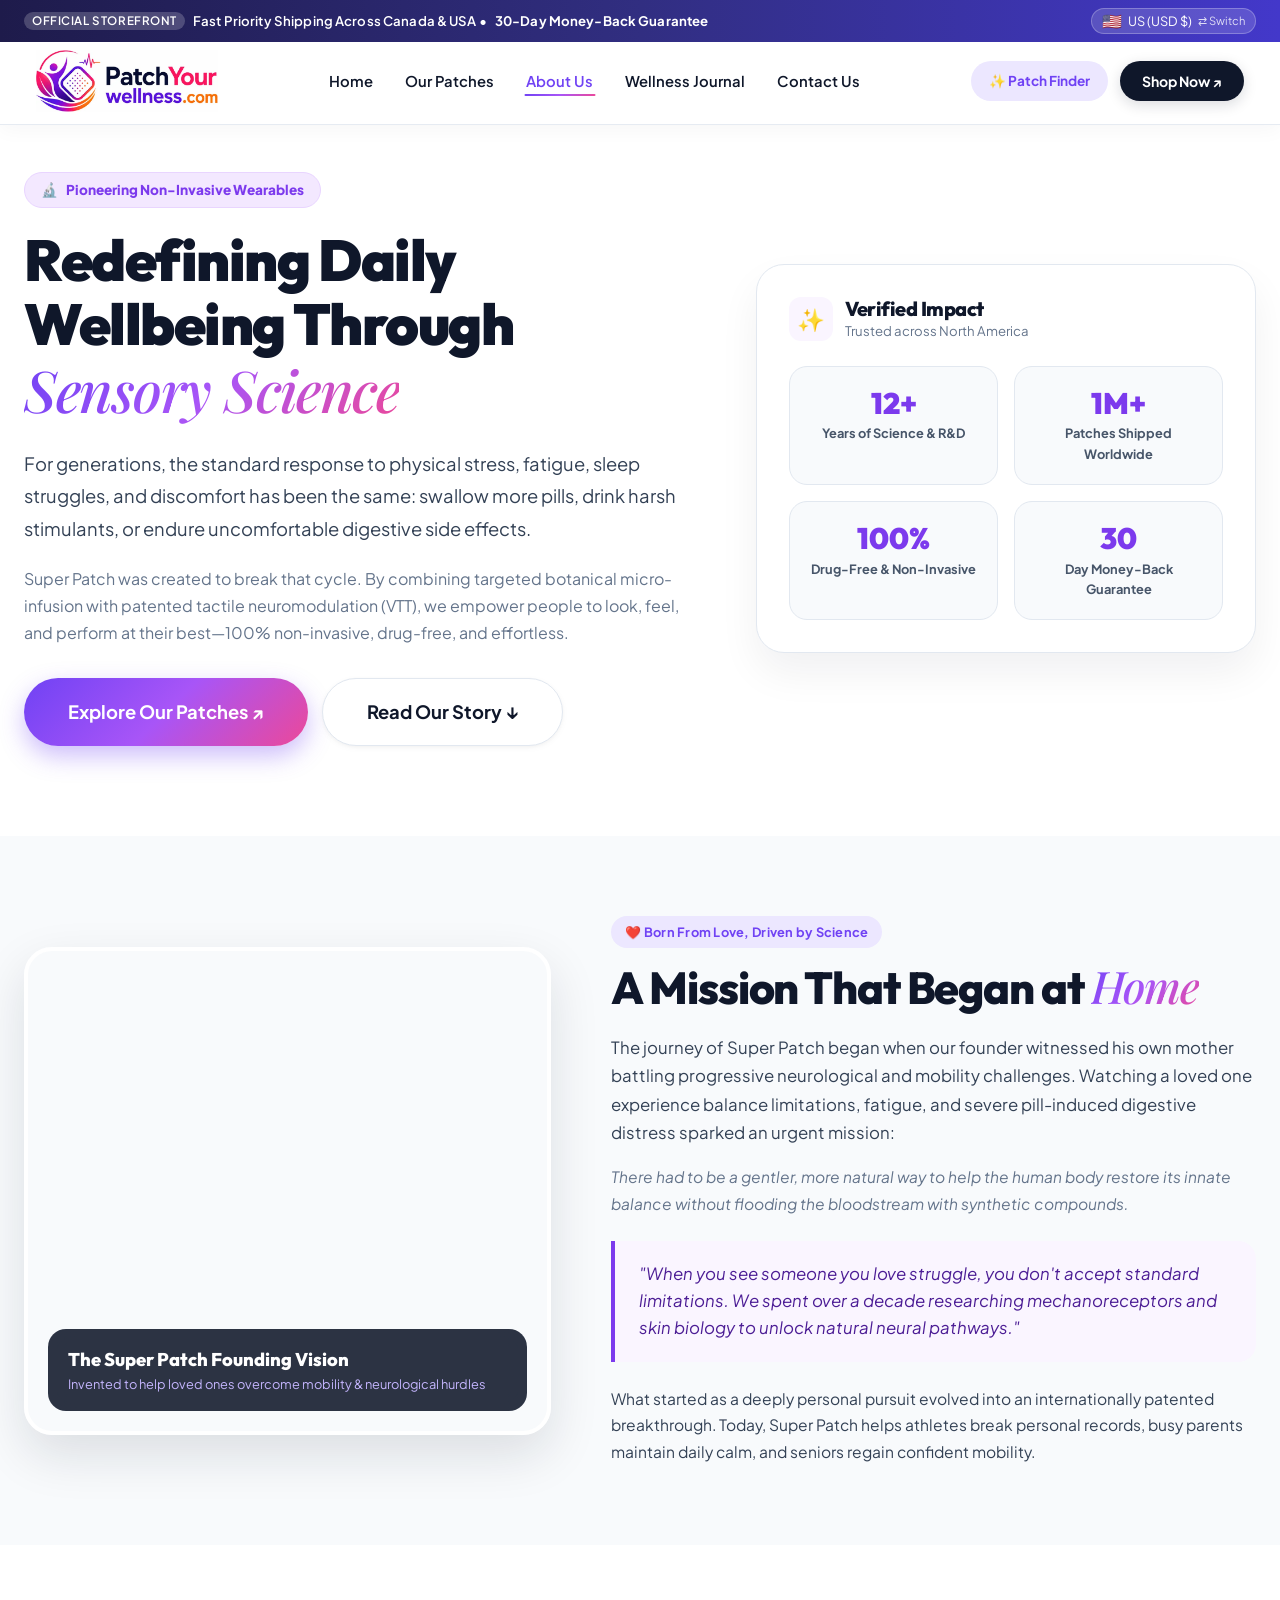
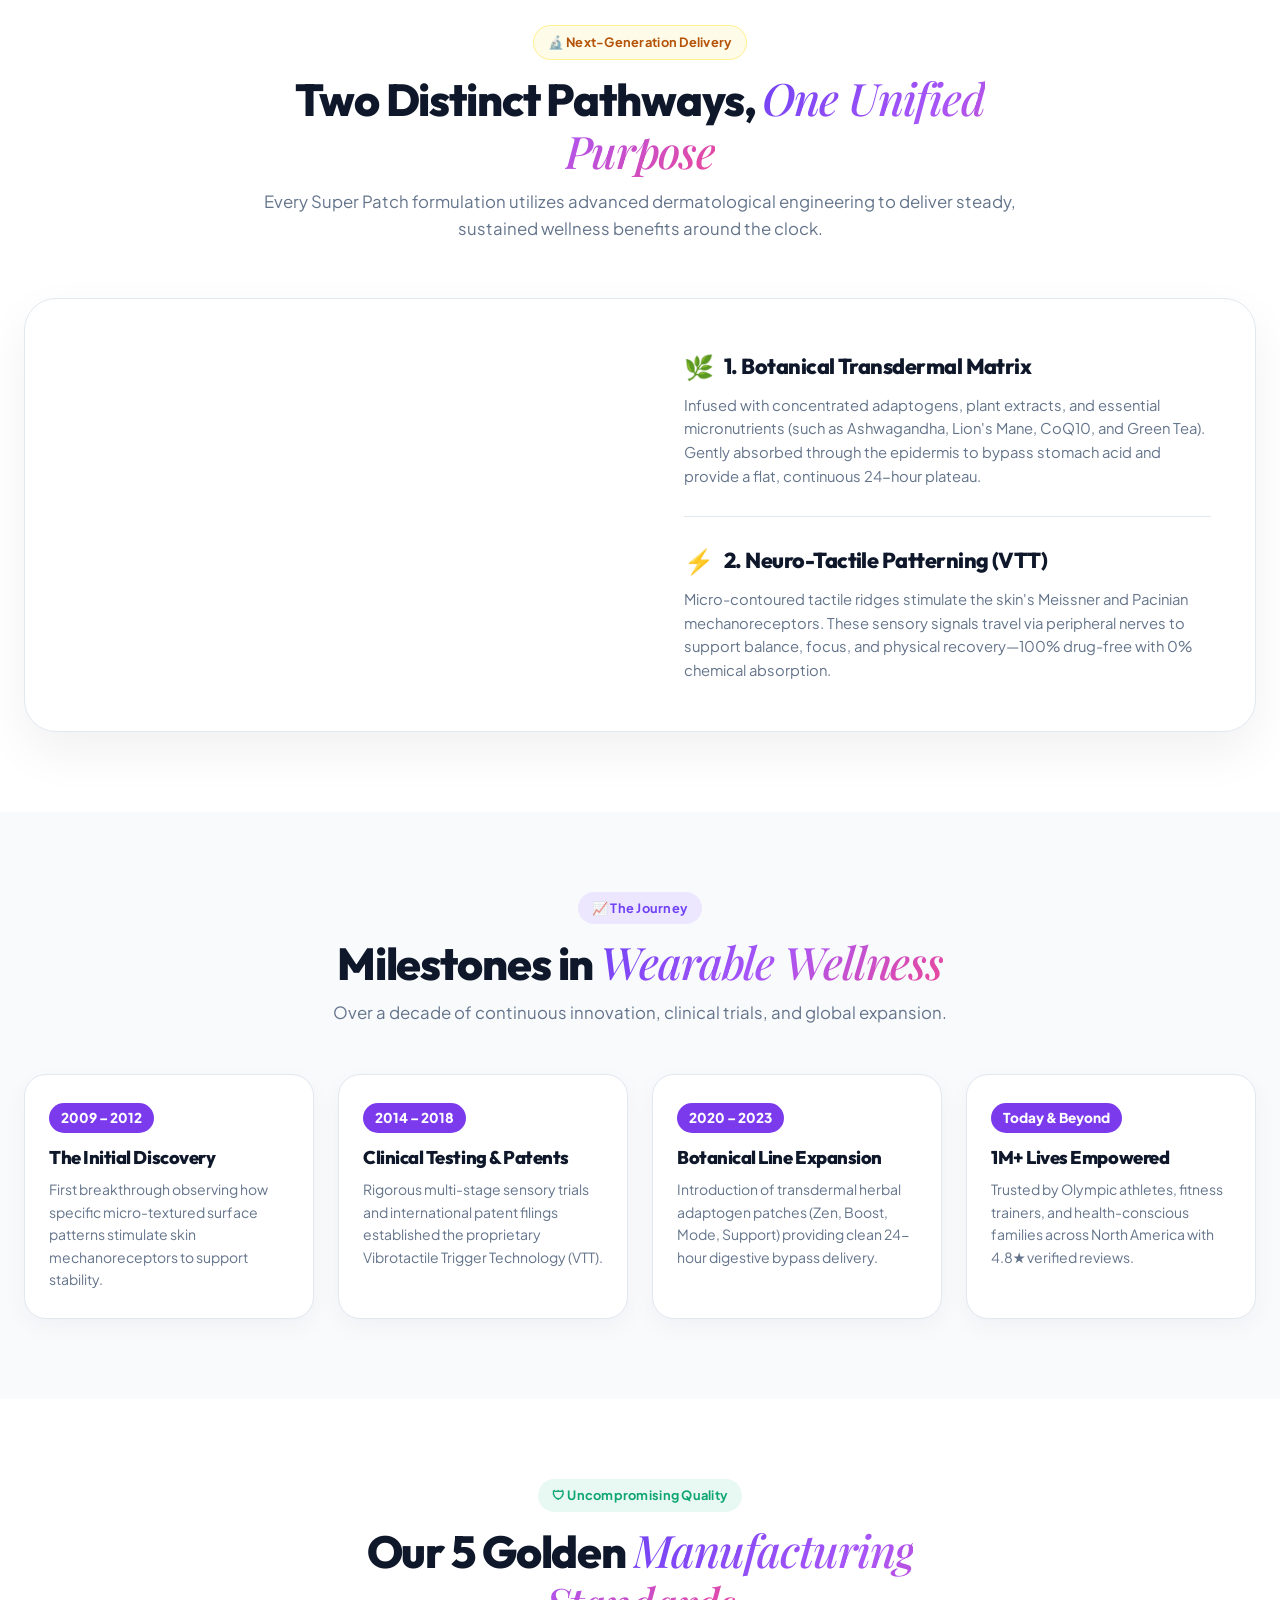
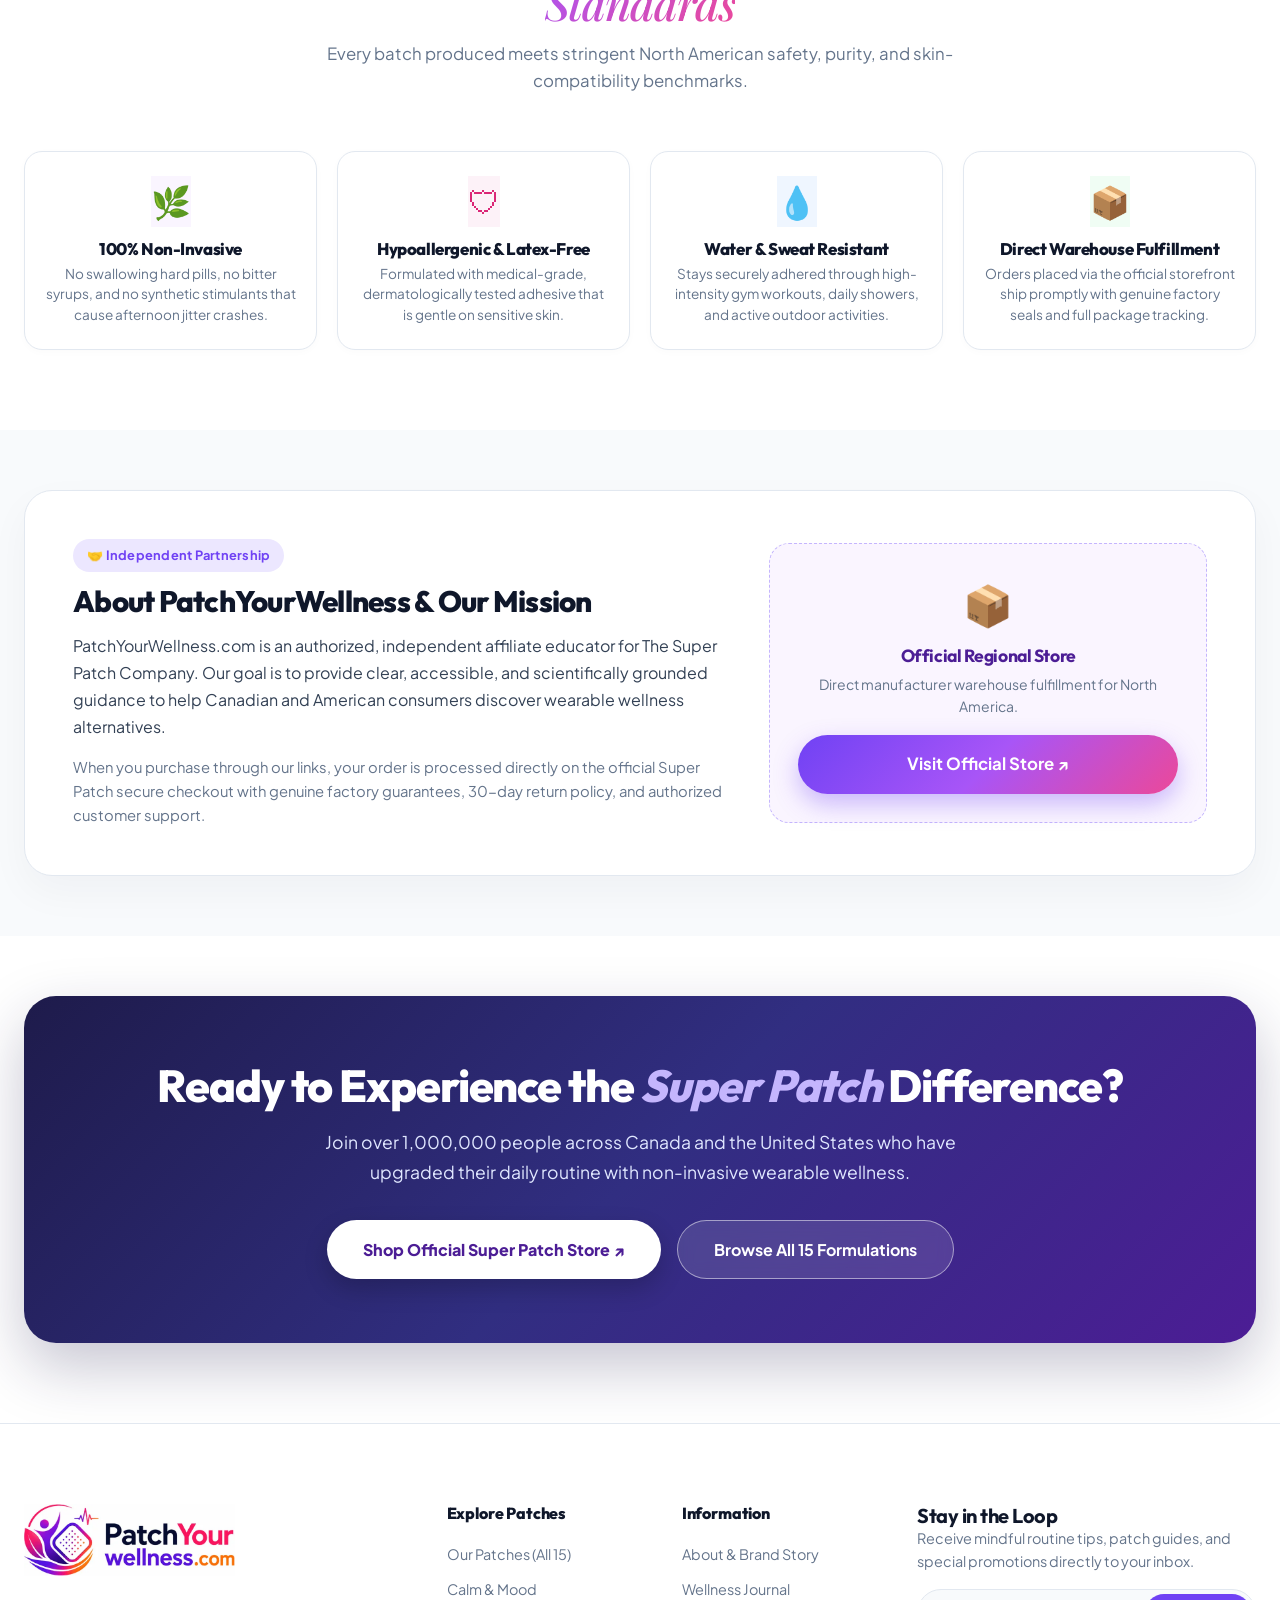
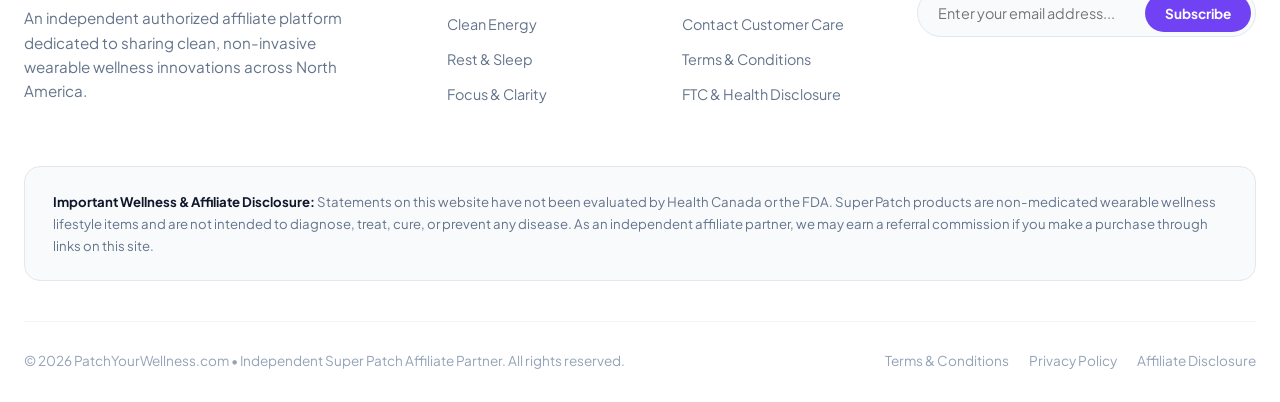
<file: about.html>
<!DOCTYPE html>
<html lang="en">
<head>
  <meta charset="UTF-8">
  <meta name="viewport" content="width=device-width, initial-scale=1.0">
  <title>About Us & Vibrotactile Science | PatchYourWellness.com</title>
  <meta name="description" content="Discover the science, mission, and clinical biotechnology behind PatchYourWellness.com. 100% drug-free, non-invasive wearable patches for daily balance, stamina, and recovery.">
  <meta name="keywords" content="about PatchYourWellness, vibrotactile technology, non-invasive wellness, neural sensory stimulation, Jay Dhaliwal Super Patch">
  <meta name="robots" content="index, follow, max-image-preview:large">
  <link rel="canonical" href="https://patchyourwellness.com/about.html">

  <!-- Open Graph / Facebook -->
  <meta property="og:locale" content="en_US">
  <meta property="og:type" content="website">
  <meta property="og:title" content="About Us & The Science of Vibrotactile Wellness | PatchYourWellness.com">
  <meta property="og:description" content="Discover the clinical science and mission behind non-invasive wearable wellness patches.">
  <meta property="og:url" content="https://patchyourwellness.com/about.html">
  <meta property="og:site_name" content="PatchYourWellness.com">
  <meta property="og:image" content="https://patchyourwellness.com/images/about-science-lab.jpg">

  <!-- Twitter Card -->
  <meta name="twitter:card" content="summary_large_image">
  <meta name="twitter:title" content="About Us | PatchYourWellness.com">
  <meta name="twitter:description" content="Explore non-invasive, drug-free vibrotactile sensory technology and clean wellness lifestyle innovation.">
  <meta name="twitter:image" content="https://patchyourwellness.com/images/about-science-lab.jpg">

  <!-- Schema.org JSON-LD Structured Data -->
  <script type="application/ld+json">
  {
    "@context": "https://schema.org",
    "@type": "AboutPage",
    "name": "About PatchYourWellness.com",
    "url": "https://patchyourwellness.com/about.html",
    "description": "Information about PatchYourWellness.com, clean wearable technology, and vibrotactile wellness science.",
    "publisher": {
      "@type": "Organization",
      "name": "PatchYourWellness.com",
      "url": "https://patchyourwellness.com/",
      "logo": "https://patchyourwellness.com/images/logo.png"
    }
  }
  </script>

  <!-- Google Fonts Preconnect & Optimized Loading -->
  <link rel="preconnect" href="https://fonts.googleapis.com">
  <link rel="preconnect" href="https://fonts.gstatic.com" crossorigin>
  <link rel="preload" as="style" href="https://fonts.googleapis.com/css2?family=Outfit:wght@400;500;600;700;800&family=Plus+Jakarta+Sans:wght@400;500;600;700&family=Playfair+Display:ital,wght@0,600;1,500;1,600&display=swap">
  <link rel="stylesheet" href="https://fonts.googleapis.com/css2?family=Outfit:wght@400;500;600;700;800&family=Plus+Jakarta+Sans:wght@400;500;600;700&family=Playfair+Display:ital,wght@0,600;1,500;1,600&display=swap" media="print" onload="this.media='all'">
  <noscript>
    <link rel="stylesheet" href="https://fonts.googleapis.com/css2?family=Outfit:wght@400;500;600;700;800&family=Plus+Jakarta+Sans:wght@400;500;600;700&family=Playfair+Display:ital,wght@0,600;1,500;1,600&display=swap">
  </noscript>
  
  <!-- Stylesheets -->
  <link rel="stylesheet" href="css/main.css">
  <link rel="stylesheet" href="css/components.css">
  <link rel="stylesheet" href="css/pages.css">

  <!-- Favicon & App Icons -->
  <link rel="icon" type="image/png" sizes="32x32" href="favicon-32x32.png">
  <link rel="icon" type="image/png" sizes="512x512" href="favicon.png">
  <link rel="apple-touch-icon" sizes="180x180" href="apple-touch-icon.png">
  <link rel="shortcut icon" href="favicon.ico">
</head>
<body>

  <!-- Top Utility Bar -->
  <div class="top-bar">
    <div class="container top-bar-inner">
      <div class="top-bar-message">
        <span class="top-bar-badge">Official Storefront</span>
        <span class="top-bar-desktop-text">Fast Priority Shipping Across Canada & USA • </span>
        <span class="top-bar-guarantee-text">30-Day Money-Back Guarantee</span>
      </div>
      <div class="top-bar-controls">
        <button class="region-currency-toggle" title="Switch between USA (USD) and Canada (CAD)">
          <span class="region-flag">🇺🇸</span>
          <span class="region-text">US (USD $)</span>
          <span style="font-size: 0.7rem; opacity: 0.8;">⇄ Switch</span>
        </button>
      </div>
    </div>
  </div>

  <!-- Main Site Navigation Header -->
  <header class="site-header">
    <div class="container">
      <div class="nav-container">
        <a href="/" class="brand-logo" aria-label="PatchYourWellness Home">
          <img src="images/logo.webp" width="180" height="61" decoding="async" alt="PatchYourWellness.com" class="brand-logo-img">
        </a>

        <nav class="nav-menu">
          <a href="/" class="nav-link">Home</a>
          <a href="shop.html" class="nav-link">Our Patches</a>
          <a href="about.html" class="nav-link active">About Us</a>
          <a href="blog.html" class="nav-link">Wellness Journal</a>
          <a href="contact.html" class="nav-link">Contact Us</a>
        </nav>

        <div class="nav-actions">
          <a href="/#routine-finder" class="btn-quiz-shortcut">✨ Patch Finder</a>
          <a href="https://ca.superpatch.com/?rsu=zenwellness" target="_blank" rel="noopener noreferrer" class="btn-nav-cta">Shop Now ↗</a>
          <button class="mobile-toggle" aria-label="Open mobile menu">☰</button>
        </div>
      </div>
    </div>
  </header>

  <!-- Mobile Menu Overlay -->
  <div class="mobile-menu">
    <div class="mobile-menu-header">
      <a href="/" class="brand-logo" aria-label="PatchYourWellness Home">
        <img src="images/logo.webp" width="180" height="61" decoding="async" alt="PatchYourWellness.com" class="brand-logo-img">
      </a>
      <button class="mobile-menu-close" style="background:none; font-size:1.8rem; cursor:pointer;">✕</button>
    </div>
    <div class="mobile-nav-links">
      <a href="/">Home</a>
      <a href="shop.html">Our Patches</a>
      <a href="about.html">About Us</a>
      <a href="blog.html">Wellness Journal</a>
      <a href="contact.html">Contact Us</a>
      <a href="/#routine-finder" class="mobile-patch-finder-link">✨ Patch Finder</a>
    </div>
    <a href="https://ca.superpatch.com/?rsu=zenwellness" target="_blank" rel="noopener noreferrer" class="btn btn-primary" style="width:100%; margin-top:auto;">
      Visit Official Store ↗
    </a>
  </div>

  <!-- SECTION 1: HERO EDITORIAL -->
  <main class="section-hero" style="padding-top: 130px; background: #ffffff;">
    <div class="container">
      <div class="about-hero-grid">
        <div>
          <div class="about-hero-badge">
            <span>🔬</span> Pioneering Non-Invasive Wearables
          </div>
          <h1 class="about-hero-title">
            Redefining Daily Wellbeing Through <span class="editorial-italic">Sensory Science</span>
          </h1>
          <p class="about-hero-lead">
            For generations, the standard response to physical stress, fatigue, sleep struggles, and discomfort has been the same: swallow more pills, drink harsh stimulants, or endure uncomfortable digestive side effects.
          </p>
          <p class="about-hero-body">
            Super Patch was created to break that cycle. By combining targeted botanical micro-infusion with patented tactile neuromodulation (VTT), we empower people to look, feel, and perform at their best—100% non-invasive, drug-free, and effortless.
          </p>
          <div style="display: flex; gap: 14px; flex-wrap: wrap;">
            <a href="shop.html" class="btn btn-primary btn-lg">
              Explore Our Patches ↗
            </a>
            <a href="#founder-story" class="btn btn-secondary btn-lg">
              Read Our Story ↓
            </a>
          </div>
        </div>

        <div class="about-impact-card">
          <div style="display: flex; align-items: center; gap: 12px; margin-bottom: 8px;">
            <div style="width: 44px; height: 44px; border-radius: 12px; background: #faf5ff; display: flex; align-items: center; justify-content: center; font-size: 1.4rem;">
              ✨
            </div>
            <div>
              <h3 style="font-size: 1.25rem; color: #0f172a; margin: 0;">Verified Impact</h3>
              <p style="font-size: 0.825rem; color: #64748b; margin: 0;">Trusted across North America</p>
            </div>
          </div>

          <div class="about-stats-2x2">
            <div class="about-stat-box">
              <div class="about-stat-num">12+</div>
              <div class="about-stat-lbl">Years of Science & R&D</div>
            </div>
            <div class="about-stat-box">
              <div class="about-stat-num">1M+</div>
              <div class="about-stat-lbl">Patches Shipped Worldwide</div>
            </div>
            <div class="about-stat-box">
              <div class="about-stat-num">100%</div>
              <div class="about-stat-lbl">Drug-Free & Non-Invasive</div>
            </div>
            <div class="about-stat-box">
              <div class="about-stat-num">30</div>
              <div class="about-stat-lbl">Day Money-Back Guarantee</div>
            </div>
          </div>
        </div>
      </div>
    </div>
  </main>

  <!-- SECTION 2: FOUNDER & ORIGIN STORY -->
  <section id="founder-story" class="section" style="background: var(--bg-secondary); padding-top: 80px; padding-bottom: 80px;">
    <div class="container">
      <div class="origin-story-grid">
        <div class="founder-img-wrapper">
          <img src="images/about-founder.webp" width="800" height="598" loading="lazy" decoding="async" alt="Super Patch Founder and Visionary Leadership" loading="lazy">
          <div class="founder-floating-caption">
            <div class="founder-name">The Super Patch Founding Vision</div>
            <div class="founder-role">Invented to help loved ones overcome mobility & neurological hurdles</div>
          </div>
        </div>

        <div>
          <span class="badge badge-purple" style="margin-bottom: 12px;">❤️ Born From Love, Driven by Science</span>
          <h2 style="font-size: clamp(2rem, 3.5vw, 2.8rem); line-height: 1.15; margin-bottom: 20px;">
            A Mission That Began at <span class="editorial-italic">Home</span>
          </h2>
          <p style="color: var(--text-body); font-size: 1.05rem; line-height: 1.7; margin-bottom: 16px;">
            The journey of Super Patch began when our founder witnessed his own mother battling progressive neurological and mobility challenges. Watching a loved one experience balance limitations, fatigue, and severe pill-induced digestive distress sparked an urgent mission:
          </p>
          <p style="color: var(--text-muted); font-size: 0.975rem; line-height: 1.7; margin-bottom: 20px;">
            <em>There had to be a gentler, more natural way to help the human body restore its innate balance without flooding the bloodstream with synthetic compounds.</em>
          </p>
          
          <div class="origin-quote-box">
            "When you see someone you love struggle, you don't accept standard limitations. We spent over a decade researching mechanoreceptors and skin biology to unlock natural neural pathways."
          </div>

          <p style="color: var(--text-body); font-size: 0.975rem; line-height: 1.7;">
            What started as a deeply personal pursuit evolved into an internationally patented breakthrough. Today, Super Patch helps athletes break personal records, busy parents maintain daily calm, and seniors regain confident mobility.
          </p>
        </div>
      </div>
    </div>
  </section>

  <!-- SECTION 3: SCIENCE & LABORATORY SHOWCASE -->
  <section class="section" style="background: #ffffff; padding-top: 80px; padding-bottom: 80px;">
    <div class="container">
      <div style="text-align: center; max-width: 760px; margin: 0 auto 56px;">
        <span class="badge badge-gold" style="margin-bottom: 12px;">🔬 Next-Generation Delivery</span>
        <h2>Two Distinct Pathways, <span class="editorial-italic">One Unified Purpose</span></h2>
        <p style="color: var(--text-muted); font-size: 1.05rem; margin-top: 10px;">
          Every Super Patch formulation utilizes advanced dermatological engineering to deliver steady, sustained wellness benefits around the clock.
        </p>
      </div>

      <div class="science-showcase-card">
        <div class="science-showcase-img-pane">
          <img src="images/about-science-lab.webp" width="800" height="446" loading="lazy" decoding="async" alt="Super Patch Biotechnology Research and Formulation Laboratory" loading="lazy">
        </div>
        <div class="science-showcase-body">
          <div style="margin-bottom: 28px;">
            <div style="display: flex; align-items: center; gap: 10px; margin-bottom: 8px;">
              <span style="font-size: 1.5rem;">🌿</span>
              <h3 style="font-size: 1.35rem; color: #0f172a; margin: 0;">1. Botanical Transdermal Matrix</h3>
            </div>
            <p style="color: var(--text-muted); font-size: 0.925rem; line-height: 1.6;">
              Infused with concentrated adaptogens, plant extracts, and essential micronutrients (such as Ashwagandha, Lion's Mane, CoQ10, and Green Tea). Gently absorbed through the epidermis to bypass stomach acid and provide a flat, continuous 24-hour plateau.
            </p>
          </div>

          <div style="border-top: 1px solid #e2e8f0; padding-top: 24px;">
            <div style="display: flex; align-items: center; gap: 10px; margin-bottom: 8px;">
              <span style="font-size: 1.5rem;">⚡</span>
              <h3 style="font-size: 1.35rem; color: #0f172a; margin: 0;">2. Neuro-Tactile Patterning (VTT)</h3>
            </div>
            <p style="color: var(--text-muted); font-size: 0.925rem; line-height: 1.6;">
              Micro-contoured tactile ridges stimulate the skin's Meissner and Pacinian mechanoreceptors. These sensory signals travel via peripheral nerves to support balance, focus, and physical recovery—100% drug-free with 0% chemical absorption.
            </p>
          </div>
        </div>
      </div>
    </div>
  </section>

  <!-- SECTION 4: HISTORICAL MILESTONES -->
  <section class="section" style="background: var(--bg-secondary); padding-top: 80px; padding-bottom: 80px;">
    <div class="container">
      <div style="text-align: center; max-width: 700px; margin: 0 auto;">
        <span class="badge badge-purple" style="margin-bottom: 12px;">📈 The Journey</span>
        <h2>Milestones in <span class="editorial-italic">Wearable Wellness</span></h2>
        <p style="color: var(--text-muted); font-size: 1.05rem; margin-top: 10px;">
          Over a decade of continuous innovation, clinical trials, and global expansion.
        </p>
      </div>

      <div class="timeline-grid">
        <div class="timeline-card">
          <span class="timeline-year-tag">2009 – 2012</span>
          <h4 class="timeline-title">The Initial Discovery</h4>
          <p class="timeline-desc">First breakthrough observing how specific micro-textured surface patterns stimulate skin mechanoreceptors to support stability.</p>
        </div>

        <div class="timeline-card">
          <span class="timeline-year-tag">2014 – 2018</span>
          <h4 class="timeline-title">Clinical Testing & Patents</h4>
          <p class="timeline-desc">Rigorous multi-stage sensory trials and international patent filings established the proprietary Vibrotactile Trigger Technology (VTT).</p>
        </div>

        <div class="timeline-card">
          <span class="timeline-year-tag">2020 – 2023</span>
          <h4 class="timeline-title">Botanical Line Expansion</h4>
          <p class="timeline-desc">Introduction of transdermal herbal adaptogen patches (Zen, Boost, Mode, Support) providing clean 24-hour digestive bypass delivery.</p>
        </div>

        <div class="timeline-card">
          <span class="timeline-year-tag">Today & Beyond</span>
          <h4 class="timeline-title">1M+ Lives Empowered</h4>
          <p class="timeline-desc">Trusted by Olympic athletes, fitness trainers, and health-conscious families across North America with 4.8★ verified reviews.</p>
        </div>
      </div>
    </div>
  </section>

  <!-- SECTION 5: 5 GOLDEN QUALITY PILLARS -->
  <section class="section" style="background: #ffffff; padding-top: 80px; padding-bottom: 80px;">
    <div class="container">
      <div style="text-align: center; max-width: 700px; margin: 0 auto 56px;">
        <span class="badge badge-emerald" style="margin-bottom: 12px;">🛡 Uncompromising Quality</span>
        <h2>Our 5 Golden <span class="editorial-italic">Manufacturing Standards</span></h2>
        <p style="color: var(--text-muted); font-size: 1.05rem; margin-top: 10px;">
          Every batch produced meets stringent North American safety, purity, and skin-compatibility benchmarks.
        </p>
      </div>

      <div class="what-pillars-grid">
        <div class="what-pillar-box">
          <div class="what-pillar-icon" style="background: #faf5ff; color: #7c3aed;">🌿</div>
          <h4 class="what-pillar-title">100% Non-Invasive</h4>
          <p class="what-pillar-desc">No swallowing hard pills, no bitter syrups, and no synthetic stimulants that cause afternoon jitter crashes.</p>
        </div>

        <div class="what-pillar-box">
          <div class="what-pillar-icon" style="background: #fdf2f8; color: #db2777;">🛡</div>
          <h4 class="what-pillar-title">Hypoallergenic & Latex-Free</h4>
          <p class="what-pillar-desc">Formulated with medical-grade, dermatologically tested adhesive that is gentle on sensitive skin.</p>
        </div>

        <div class="what-pillar-box">
          <div class="what-pillar-icon" style="background: #eff6ff; color: #0284c7;">💧</div>
          <h4 class="what-pillar-title">Water & Sweat Resistant</h4>
          <p class="what-pillar-desc">Stays securely adhered through high-intensity gym workouts, daily showers, and active outdoor activities.</p>
        </div>

        <div class="what-pillar-box">
          <div class="what-pillar-icon" style="background: #f0fdf4; color: #059669;">📦</div>
          <h4 class="what-pillar-title">Direct Warehouse Fulfillment</h4>
          <p class="what-pillar-desc">Orders placed via the official storefront ship promptly with genuine factory seals and full package tracking.</p>
        </div>
      </div>
    </div>
  </section>

  <!-- SECTION 6: AFFILIATE PARTNERSHIP TRANSPARENCY -->
  <section class="section" style="background: var(--bg-secondary); padding-top: 60px; padding-bottom: 60px;">
    <div class="container">
      <div class="about-partnership-card">
        <div>
          <span class="badge badge-purple" style="margin-bottom: 12px;">🤝 Independent Partnership</span>
          <h3 style="font-size: 1.85rem; color: #0f172a; margin-bottom: 14px;">About PatchYourWellness & Our Mission</h3>
          <p style="color: var(--text-body); line-height: 1.7; margin-bottom: 16px;">
            PatchYourWellness.com is an authorized, independent affiliate educator for The Super Patch Company. Our goal is to provide clear, accessible, and scientifically grounded guidance to help Canadian and American consumers discover wearable wellness alternatives.
          </p>
          <p style="color: var(--text-muted); font-size: 0.925rem; line-height: 1.6;">
            When you purchase through our links, your order is processed directly on the official Super Patch secure checkout with genuine factory guarantees, 30-day return policy, and authorized customer support.
          </p>
        </div>
        <div class="about-partnership-store-box">
          <div style="font-size: 2.5rem; margin-bottom: 10px;">📦</div>
          <h4 style="font-size: 1.1rem; color: #4c1d95; margin-bottom: 6px;">Official Regional Store</h4>
          <p style="font-size: 0.875rem; color: #64748b; margin-bottom: 18px;">Direct manufacturer warehouse fulfillment for North America.</p>
          <a href="https://ca.superpatch.com/?rsu=zenwellness" target="_blank" rel="noopener noreferrer" class="btn btn-primary" style="width: 100%;">
            Visit Official Store ↗
          </a>
        </div>
      </div>
    </div>
  </section>

  <!-- SECTION 7: HIGH-CONVERTING CTA BANNER -->
  <section class="section" style="background: #ffffff; padding-top: 60px; padding-bottom: 80px;">
    <div class="container">
      <div class="about-cta-card">
        <h2>Ready to Experience the <span style="color: #c4b5fd; font-style: italic;">Super Patch</span> Difference?</h2>
        <p>
          Join over 1,000,000 people across Canada and the United States who have upgraded their daily routine with non-invasive wearable wellness.
        </p>
        <div class="about-cta-btns">
          <a href="https://ca.superpatch.com/?rsu=zenwellness" target="_blank" rel="noopener noreferrer" class="btn-about-white">
            Shop Official Super Patch Store ↗
          </a>
          <a href="shop.html" class="btn-about-glass">
            Browse All 15 Formulations
          </a>
        </div>
      </div>
    </div>
  </section>

  <!-- Site Footer -->
  <footer class="site-footer">
    <div class="container">
      <div class="footer-top">
        <div class="footer-brand">
          <a href="/" class="brand-logo" aria-label="PatchYourWellness Home">
            <img src="images/logo.webp" width="180" height="61" decoding="async" alt="PatchYourWellness.com" class="brand-logo-img">
          </a>
          <p>
            An independent authorized affiliate platform dedicated to sharing clean, non-invasive wearable wellness innovations across North America.
          </p>
        </div>

        <div class="footer-col">
          <h4>Explore Patches</h4>
          <div class="footer-links">
            <a href="shop.html">Our Patches (All 15)</a>
            <a href="shop.html?category=calm">Calm & Mood</a>
            <a href="shop.html?category=energy">Clean Energy</a>
            <a href="shop.html?category=sleep">Rest & Sleep</a>
            <a href="shop.html?category=focus">Focus & Clarity</a>
          </div>
        </div>

        <div class="footer-col">
          <h4>Information</h4>
          <div class="footer-links">
            <a href="about.html">About & Brand Story</a>
            <a href="blog.html">Wellness Journal</a>
            <a href="contact.html">Contact Customer Care</a>
            <a href="terms.html">Terms & Conditions</a>
            <a href="disclosure.html">FTC & Health Disclosure</a>
          </div>
        </div>

        <div class="footer-newsletter">
          <h4>Stay in the Loop</h4>
          <p>Receive mindful routine tips, patch guides, and special promotions directly to your inbox.</p>
          <form class="newsletter-form" action="https://formsubmit.co/ehabshalayel@gmail.com" method="POST">
            <input type="hidden" name="_subject" value="New Newsletter Subscriber - Patch Your Wellness">
            <input type="hidden" name="_captcha" value="false">
            <input type="email" name="email" placeholder="Enter your email address..." required>
            <button type="submit">Subscribe</button>
          </form>
        </div>
      </div>

      <div class="compliance-box">
        <strong>Important Wellness & Affiliate Disclosure:</strong>
        Statements on this website have not been evaluated by Health Canada or the FDA. Super Patch products are non-medicated wearable wellness lifestyle items and are not intended to diagnose, treat, cure, or prevent any disease. As an independent affiliate partner, we may earn a referral commission if you make a purchase through links on this site.
      </div>

      <div class="footer-bottom">
        <div>© 2026 PatchYourWellness.com • Independent Super Patch Affiliate Partner. All rights reserved.</div>
        <div class="footer-legal-links">
          <a href="terms.html">Terms & Conditions</a>
          <a href="privacy.html">Privacy Policy</a>
          <a href="disclosure.html">Affiliate Disclosure</a>
        </div>
      </div>
    </div>
  </footer>

  <script src="js/app.js" defer></script>
</body>
</html>
</file>
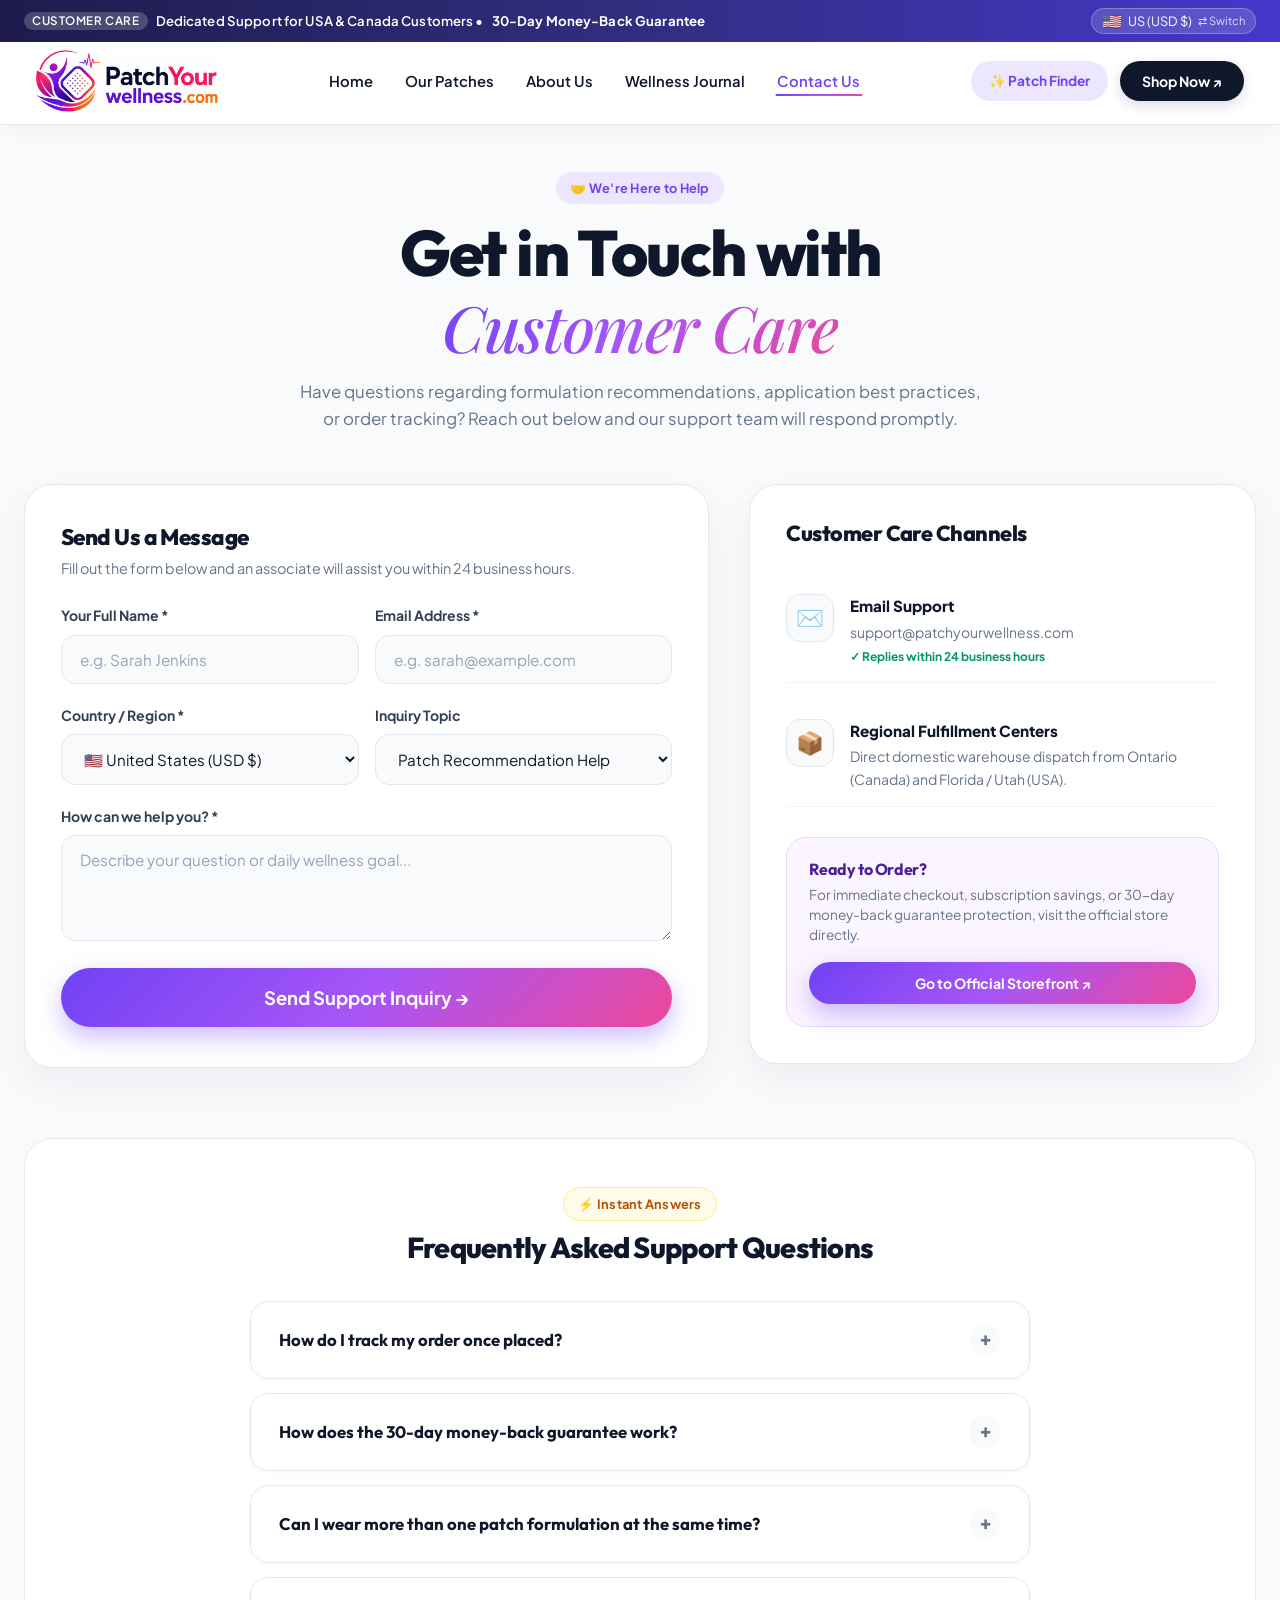
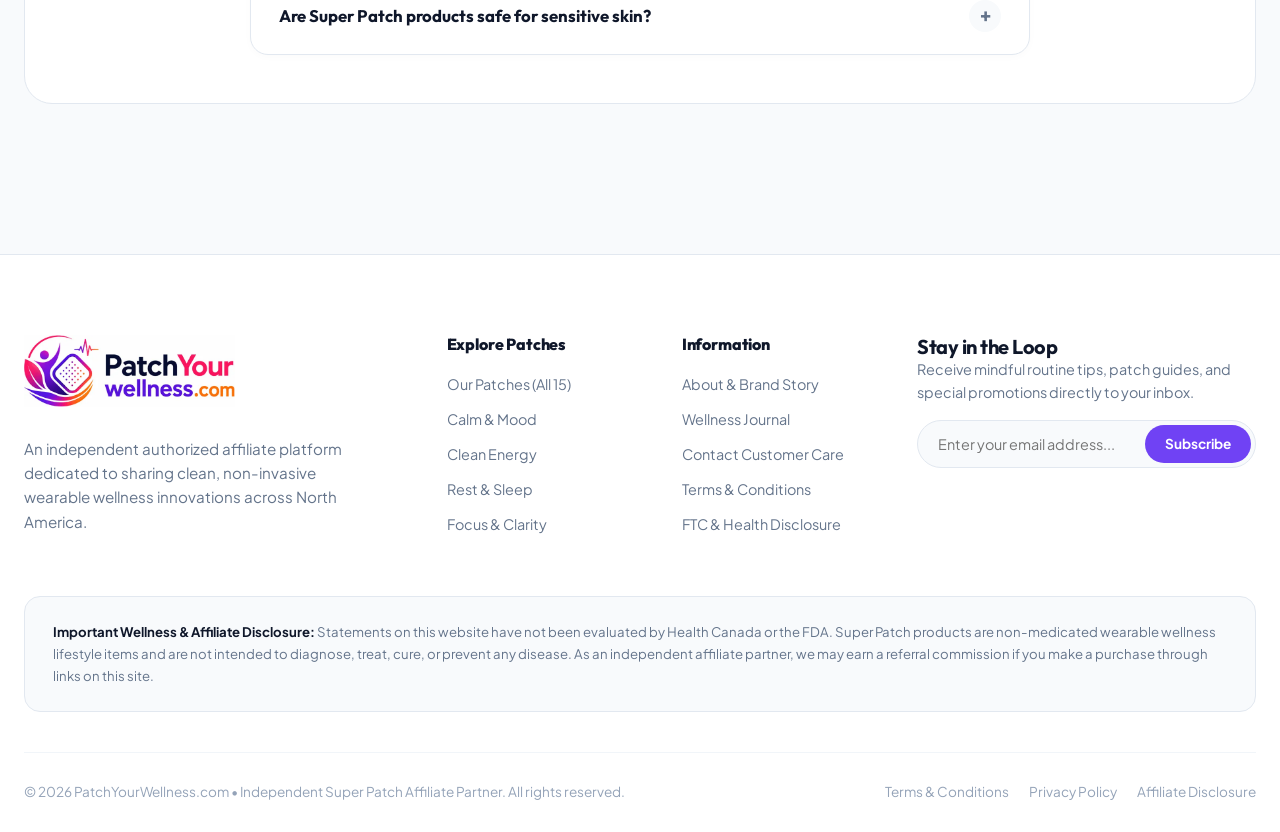
<file: contact.html>
<!DOCTYPE html>
<html lang="en">
<head>
  <meta charset="UTF-8">
  <meta name="viewport" content="width=device-width, initial-scale=1.0">
  <title>Contact Customer Care & Support | PatchYourWellness.com</title>
  <meta name="description" content="Have questions about choosing your ideal Super Patch formulation or need help with order tracking? Contact PatchYourWellness.com support for USA and Canada inquiries.">
  <meta name="keywords" content="contact PatchYourWellness, Super Patch customer support, patch recommendations, USA Canada wellness support">
  <meta name="robots" content="index, follow, max-image-preview:large">
  <link rel="canonical" href="https://patchyourwellness.com/contact.html">

  <!-- Open Graph / Facebook -->
  <meta property="og:locale" content="en_US">
  <meta property="og:type" content="website">
  <meta property="og:title" content="Contact Customer Care | PatchYourWellness.com">
  <meta property="og:description" content="Reach our support team for product guidance, routine recommendations, or order assistance.">
  <meta property="og:url" content="https://patchyourwellness.com/contact.html">
  <meta property="og:site_name" content="PatchYourWellness.com">
  <meta property="og:image" content="https://patchyourwellness.com/images/hero-zen-patch.jpg">

  <!-- Twitter Card -->
  <meta name="twitter:card" content="summary_large_image">
  <meta name="twitter:title" content="Contact Support | PatchYourWellness.com">
  <meta name="twitter:description" content="Get in touch with customer care for patch advice and USA / Canada shipping assistance.">
  <meta name="twitter:image" content="https://patchyourwellness.com/images/hero-zen-patch.jpg">

  <!-- Schema.org JSON-LD Structured Data -->
  <script type="application/ld+json">
  {
    "@context": "https://schema.org",
    "@type": "ContactPage",
    "name": "Contact PatchYourWellness.com",
    "url": "https://patchyourwellness.com/contact.html",
    "description": "Customer support and product consultation for PatchYourWellness.com.",
    "mainEntity": {
      "@type": "Organization",
      "name": "PatchYourWellness.com",
      "email": "ehabshalayel@gmail.com",
      "url": "https://patchyourwellness.com/"
    }
  }
  </script>

  <!-- Google Fonts Preconnect & Optimized Loading -->
  <link rel="preconnect" href="https://fonts.googleapis.com">
  <link rel="preconnect" href="https://fonts.gstatic.com" crossorigin>
  <link rel="preload" as="style" href="https://fonts.googleapis.com/css2?family=Outfit:wght@400;500;600;700;800&family=Plus+Jakarta+Sans:wght@400;500;600;700&family=Playfair+Display:ital,wght@0,600;1,500;1,600&display=swap">
  <link rel="stylesheet" href="https://fonts.googleapis.com/css2?family=Outfit:wght@400;500;600;700;800&family=Plus+Jakarta+Sans:wght@400;500;600;700&family=Playfair+Display:ital,wght@0,600;1,500;1,600&display=swap" media="print" onload="this.media='all'">
  <noscript>
    <link rel="stylesheet" href="https://fonts.googleapis.com/css2?family=Outfit:wght@400;500;600;700;800&family=Plus+Jakarta+Sans:wght@400;500;600;700&family=Playfair+Display:ital,wght@0,600;1,500;1,600&display=swap">
  </noscript>
  
  <!-- Stylesheets -->
  <link rel="stylesheet" href="css/main.css">
  <link rel="stylesheet" href="css/components.css">
  <link rel="stylesheet" href="css/pages.css">

  <!-- Favicon & App Icons -->
  <link rel="icon" type="image/png" sizes="32x32" href="favicon-32x32.png">
  <link rel="icon" type="image/png" sizes="512x512" href="favicon.png">
  <link rel="apple-touch-icon" sizes="180x180" href="apple-touch-icon.png">
  <link rel="shortcut icon" href="favicon.ico">
</head>
<body>

  <!-- Top Utility Bar -->
  <div class="top-bar">
    <div class="container top-bar-inner">
      <div class="top-bar-message">
        <span class="top-bar-badge">Customer Care</span>
        <span class="top-bar-desktop-text">Dedicated Support for USA & Canada Customers • </span>
        <span class="top-bar-guarantee-text">30-Day Money-Back Guarantee</span>
      </div>
      <div class="top-bar-controls">
        <button class="region-currency-toggle" title="Switch between USA (USD) and Canada (CAD)">
          <span class="region-flag">🇺🇸</span>
          <span class="region-text">US (USD $)</span>
          <span style="font-size: 0.7rem; opacity: 0.8;">⇄ Switch</span>
        </button>
      </div>
    </div>
  </div>

  <!-- Main Site Navigation Header -->
  <header class="site-header">
    <div class="container">
      <div class="nav-container">
        <a href="/" class="brand-logo" aria-label="PatchYourWellness Home">
          <img src="images/logo.webp" width="180" height="61" decoding="async" alt="PatchYourWellness.com" class="brand-logo-img">
        </a>

        <nav class="nav-menu">
          <a href="/" class="nav-link">Home</a>
          <a href="shop.html" class="nav-link">Our Patches</a>
          <a href="about.html" class="nav-link">About Us</a>
          <a href="blog.html" class="nav-link">Wellness Journal</a>
          <a href="contact.html" class="nav-link active">Contact Us</a>
        </nav>

        <div class="nav-actions">
          <a href="/#routine-finder" class="btn-quiz-shortcut">✨ Patch Finder</a>
          <a href="https://ca.superpatch.com/?rsu=zenwellness" target="_blank" rel="noopener noreferrer" class="btn-nav-cta">Shop Now ↗</a>
          <button class="mobile-toggle" aria-label="Open mobile menu">☰</button>
        </div>
      </div>
    </div>
  </header>

  <!-- Mobile Menu Overlay -->
  <div class="mobile-menu">
    <div class="mobile-menu-header">
      <a href="/" class="brand-logo" aria-label="PatchYourWellness Home">
        <img src="images/logo.webp" width="180" height="61" decoding="async" alt="PatchYourWellness.com" class="brand-logo-img">
      </a>
      <button class="mobile-menu-close" style="background:none; font-size:1.8rem; cursor:pointer;">✕</button>
    </div>
    <div class="mobile-nav-links">
      <a href="/">Home</a>
      <a href="shop.html">Our Patches</a>
      <a href="about.html">About Us</a>
      <a href="blog.html">Wellness Journal</a>
      <a href="contact.html">Contact Us</a>
      <a href="/#routine-finder" class="mobile-patch-finder-link">✨ Patch Finder</a>
    </div>
    <a href="https://ca.superpatch.com/?rsu=zenwellness" target="_blank" rel="noopener noreferrer" class="btn btn-primary" style="width:100%; margin-top:auto;">
      Visit Official Store ↗
    </a>
  </div>

  <!-- Contact Main Area -->
  <main class="section-hero" style="padding-top: 130px; background: var(--bg-secondary); min-height: 80vh;">
    <div class="container">
      <div style="text-align: center; max-width: 700px; margin: 0 auto 52px;">
        <span class="badge badge-purple" style="margin-bottom: 12px;">🤝 We're Here to Help</span>
        <h1>Get in Touch with <span class="editorial-italic">Customer Care</span></h1>
        <p style="color: var(--text-muted); font-size: 1.05rem; margin-top: 12px; line-height: 1.6;">
          Have questions regarding formulation recommendations, application best practices, or order tracking? Reach out below and our support team will respond promptly.
        </p>
      </div>

      <div class="contact-grid">
        <!-- Contact Form Card -->
        <div class="contact-form-card" id="contact-form-wrapper">
          <h3 style="font-size: 1.4rem; margin-bottom: 6px; color: #0f172a;">Send Us a Message</h3>
          <p style="font-size: 0.9rem; color: #64748b; margin-bottom: 24px;">
            Fill out the form below and an associate will assist you within 24 business hours.
          </p>

          <form id="contact-inquiry-form" action="https://formsubmit.co/ehabshalayel@gmail.com" method="POST">
            <!-- FormSubmit Configurations -->
            <input type="hidden" name="_subject" value="New Inquiry - Patch Your Wellness">
            <input type="hidden" name="_captcha" value="false">
            <input type="hidden" name="_template" value="table">

            <div style="display: grid; grid-template-columns: 1fr 1fr; gap: 16px;">
              <div class="form-group">
                <label for="contact-name">Your Full Name *</label>
                <input type="text" id="contact-name" name="name" class="form-control" placeholder="e.g. Sarah Jenkins" required>
              </div>
              <div class="form-group">
                <label for="contact-email">Email Address *</label>
                <input type="email" id="contact-email" name="email" class="form-control" placeholder="e.g. sarah@example.com" required>
              </div>
            </div>

            <div style="display: grid; grid-template-columns: 1fr 1fr; gap: 16px;">
              <div class="form-group">
                <label for="contact-region">Country / Region *</label>
                <select id="contact-region" name="region" class="form-control" required>
                  <option value="US" selected>🇺🇸 United States (USD $)</option>
                  <option value="CA">🇨🇦 Canada (CAD $)</option>
                </select>
              </div>
              <div class="form-group">
                <label for="contact-topic">Inquiry Topic</label>
                <select id="contact-topic" name="topic" class="form-control">
                  <option value="recommendation">Patch Recommendation Help</option>
                  <option value="order">Order & Shipping Question</option>
                  <option value="science">Technology & Ingredients Question</option>
                  <option value="returns">30-Day Guarantee Inquiry</option>
                  <option value="other">General Feedback</option>
                </select>
              </div>
            </div>

            <div class="form-group">
              <label for="contact-message">How can we help you? *</label>
              <textarea id="contact-message" name="message" class="form-control" rows="4" placeholder="Describe your question or daily wellness goal..." required></textarea>
            </div>

            <button type="submit" class="btn btn-primary btn-lg" style="width: 100%;">
              Send Support Inquiry →
            </button>
          </form>
        </div>

        <!-- Contact Information Column -->
        <div class="contact-info-card">
          <h3 style="font-size: 1.35rem; margin-bottom: 12px; color: #0f172a;">Customer Care Channels</h3>

          <div class="contact-method-item">
            <div class="contact-icon-box">✉️</div>
            <div>
              <div style="font-weight: 800; font-size: 0.95rem; color: #0f172a;">Email Support</div>
              <div style="font-size: 0.875rem; color: #64748b; margin-top: 2px;">support@patchyourwellness.com</div>
              <div style="font-size: 0.75rem; color: #059669; font-weight: 700; margin-top: 4px;">✓ Replies within 24 business hours</div>
            </div>
          </div>

          <div class="contact-method-item">
            <div class="contact-icon-box">📦</div>
            <div>
              <div style="font-weight: 800; font-size: 0.95rem; color: #0f172a;">Regional Fulfillment Centers</div>
              <div style="font-size: 0.875rem; color: #64748b; margin-top: 2px;">
                Direct domestic warehouse dispatch from Ontario (Canada) and Florida / Utah (USA).
              </div>
            </div>
          </div>

          <div style="background: #faf5ff; border-radius: 20px; padding: 22px; border: 1.5px solid #e9d5ff; margin-top: 10px;">
            <h4 style="font-size: 1rem; margin-bottom: 6px; color: #4c1d95;">Ready to Order?</h4>
            <p style="font-size: 0.85rem; color: #64748b; line-height: 1.5; margin-bottom: 16px;">
              For immediate checkout, subscription savings, or 30-day money-back guarantee protection, visit the official store directly.
            </p>
            <a href="https://ca.superpatch.com/?rsu=zenwellness" target="_blank" rel="noopener noreferrer" class="btn btn-primary btn-sm" style="width: 100%;">
              Go to Official Storefront ↗
            </a>
          </div>
        </div>
      </div>

      <!-- Quick Contact FAQ Accordion -->
      <div style="background: #ffffff; border-radius: 28px; padding: 48px 40px; border: 1.5px solid #e2e8f0; margin-bottom: 60px;">
        <div style="text-align: center; max-width: 600px; margin: 0 auto 36px;">
          <span class="badge badge-gold" style="margin-bottom: 10px;">⚡ Instant Answers</span>
          <h3 style="font-size: 1.8rem; color: #0f172a;">Frequently Asked Support Questions</h3>
        </div>

        <div style="display: flex; flex-direction: column; gap: 14px; max-width: 780px; margin: 0 auto;">
          <div class="faq-item">
            <button class="faq-question" onclick="toggleFaq(this)">
              <span>How do I track my order once placed?</span>
              <span class="faq-toggle-icon">+</span>
            </button>
            <div class="faq-answer">
              Once your order ships from the Ontario (Canada) or Florida/Utah (USA) warehouse, you will receive an automatic dispatch email with live Canada Post, USPS, or FedEx tracking details.
            </div>
          </div>

          <div class="faq-item">
            <button class="faq-question" onclick="toggleFaq(this)">
              <span>How does the 30-day money-back guarantee work?</span>
              <span class="faq-toggle-icon">+</span>
            </button>
            <div class="faq-answer">
              Every first-time customer order placed through the authorized store is protected by an unconditional 30-day satisfaction guarantee. If you are not satisfied with your experience, contact customer care for a prompt refund.
            </div>
          </div>

          <div class="faq-item">
            <button class="faq-question" onclick="toggleFaq(this)">
              <span>Can I wear more than one patch formulation at the same time?</span>
              <span class="faq-toggle-icon">+</span>
            </button>
            <div class="faq-answer">
              Yes! Many customers combine different patches throughout their day—for instance, wearing a Focus or Boost patch during morning work hours and a Zen or REM patch in the evening.
            </div>
          </div>

          <div class="faq-item">
            <button class="faq-question" onclick="toggleFaq(this)">
              <span>Are Super Patch products safe for sensitive skin?</span>
              <span class="faq-toggle-icon">+</span>
            </button>
            <div class="faq-answer">
              Yes. All patches utilize medical-grade, dermatologically tested hypoallergenic adhesive that is 100% latex-free and skin-gentle for up to 24 hours of continuous wear.
            </div>
          </div>
        </div>
      </div>

    </div>
  </main>

  <!-- Site Footer -->
  <footer class="site-footer">
    <div class="container">
      <div class="footer-top">
        <div class="footer-brand">
          <a href="/" class="brand-logo" aria-label="PatchYourWellness Home">
            <img src="images/logo.webp" width="180" height="61" decoding="async" alt="PatchYourWellness.com" class="brand-logo-img">
          </a>
          <p>
            An independent authorized affiliate platform dedicated to sharing clean, non-invasive wearable wellness innovations across North America.
          </p>
        </div>

        <div class="footer-col">
          <h4>Explore Patches</h4>
          <div class="footer-links">
            <a href="shop.html">Our Patches (All 15)</a>
            <a href="shop.html?category=calm">Calm & Mood</a>
            <a href="shop.html?category=energy">Clean Energy</a>
            <a href="shop.html?category=sleep">Rest & Sleep</a>
            <a href="shop.html?category=focus">Focus & Clarity</a>
          </div>
        </div>

        <div class="footer-col">
          <h4>Information</h4>
          <div class="footer-links">
            <a href="about.html">About & Brand Story</a>
            <a href="blog.html">Wellness Journal</a>
            <a href="contact.html">Contact Customer Care</a>
            <a href="terms.html">Terms & Conditions</a>
            <a href="disclosure.html">FTC & Health Disclosure</a>
          </div>
        </div>

        <div class="footer-newsletter">
          <h4>Stay in the Loop</h4>
          <p>Receive mindful routine tips, patch guides, and special promotions directly to your inbox.</p>
          <form class="newsletter-form" action="https://formsubmit.co/ehabshalayel@gmail.com" method="POST">
            <input type="hidden" name="_subject" value="New Newsletter Subscriber - Patch Your Wellness">
            <input type="hidden" name="_captcha" value="false">
            <input type="email" name="email" placeholder="Enter your email address..." required>
            <button type="submit">Subscribe</button>
          </form>
        </div>
      </div>

      <div class="compliance-box">
        <strong>Important Wellness & Affiliate Disclosure:</strong>
        Statements on this website have not been evaluated by Health Canada or the FDA. Super Patch products are non-medicated wearable wellness lifestyle items and are not intended to diagnose, treat, cure, or prevent any disease. As an independent affiliate partner, we may earn a referral commission if you make a purchase through links on this site.
      </div>

      <div class="footer-bottom">
        <div>© 2026 PatchYourWellness.com • Independent Super Patch Affiliate Partner. All rights reserved.</div>
        <div class="footer-legal-links">
          <a href="terms.html">Terms & Conditions</a>
          <a href="privacy.html">Privacy Policy</a>
          <a href="disclosure.html">Affiliate Disclosure</a>
        </div>
      </div>
    </div>
  </footer>

  <script src="js/app.js" defer></script>
</body>
</html>
</file>
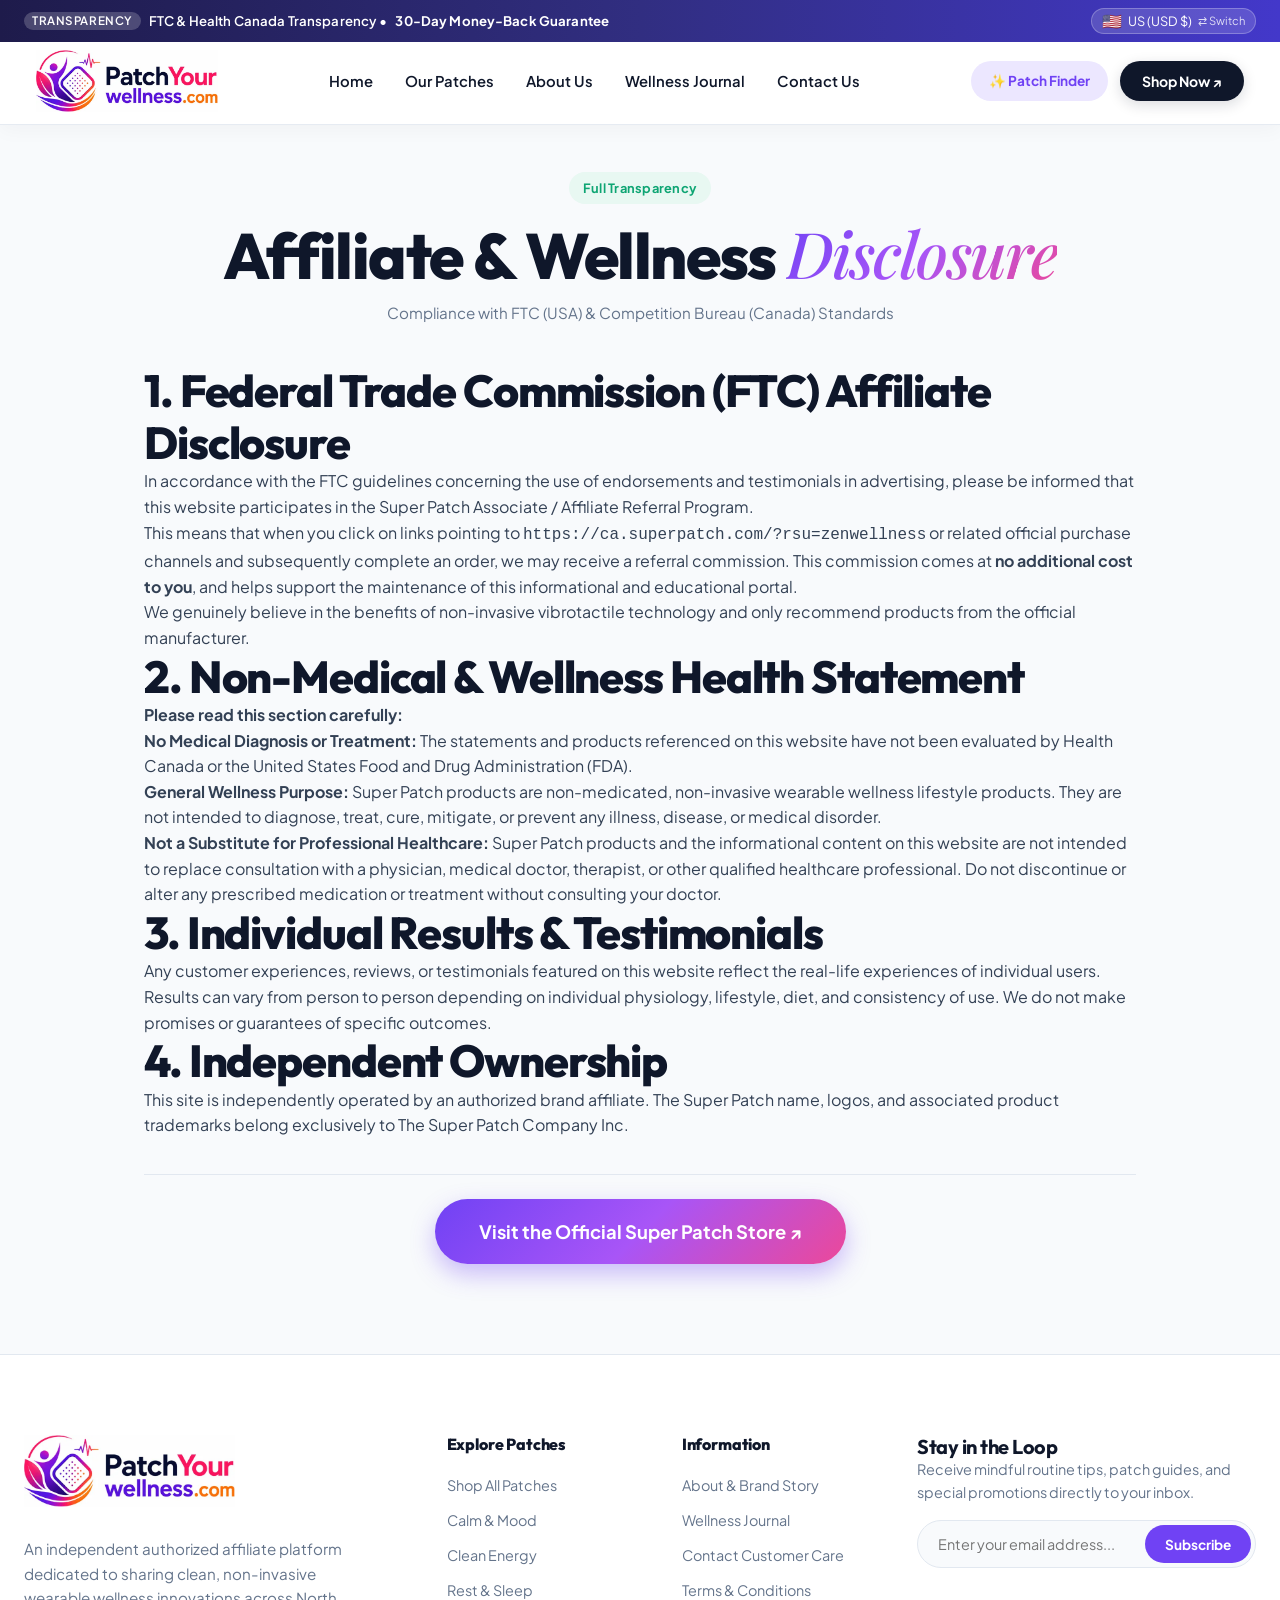
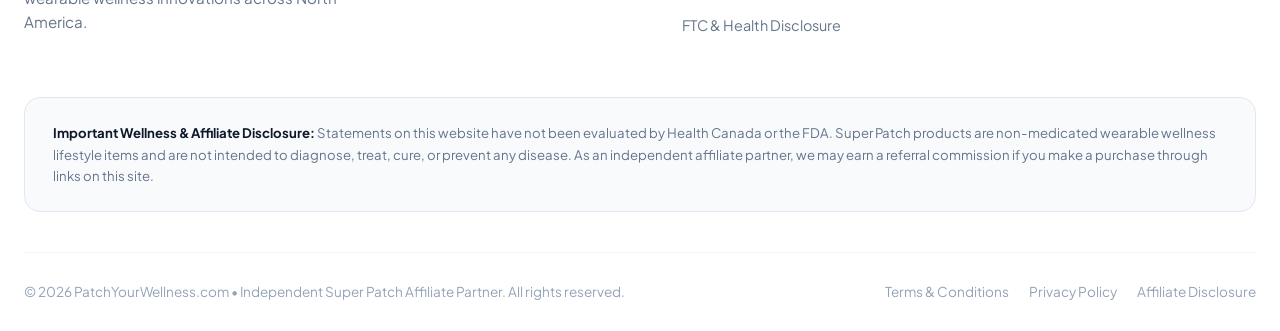
<file: disclosure.html>
<!DOCTYPE html>
<html lang="en">
<head>
  <meta charset="UTF-8">
  <meta name="viewport" content="width=device-width, initial-scale=1.0">
  <title>FTC Affiliate Disclosure & Compliance | PatchYourWellness.com</title>
  <meta name="description" content="Read our transparent FTC affiliate disclosure, FDA and Health Canada compliance statements, and non-medical wearable wellness guidelines on PatchYourWellness.com.">
  <meta name="robots" content="index, follow, max-image-preview:large">
  <link rel="canonical" href="https://patchyourwellness.com/disclosure.html">

  <!-- Open Graph / Facebook -->
  <meta property="og:locale" content="en_US">
  <meta property="og:type" content="website">
  <meta property="og:title" content="FTC Affiliate Disclosure & Compliance | PatchYourWellness.com">
  <meta property="og:description" content="Read our transparent affiliate disclosure and non-medical wellness statements for PatchYourWellness.com.">
  <meta property="og:url" content="https://patchyourwellness.com/disclosure.html">
  <meta property="og:site_name" content="PatchYourWellness.com">
  <meta property="og:image" content="https://patchyourwellness.com/images/hero-zen-patch.jpg">

  <!-- Twitter Card -->
  <meta name="twitter:card" content="summary_large_image">
  <meta name="twitter:title" content="FTC Affiliate Disclosure | PatchYourWellness.com">
  <meta name="twitter:description" content="Transparent FTC affiliate disclosure and health wellness statements.">
  <meta name="twitter:image" content="https://patchyourwellness.com/images/hero-zen-patch.jpg">

  <!-- Google Fonts Preconnect & Optimized Loading -->
  <link rel="preconnect" href="https://fonts.googleapis.com">
  <link rel="preconnect" href="https://fonts.gstatic.com" crossorigin>
  <link rel="preload" as="style" href="https://fonts.googleapis.com/css2?family=Outfit:wght@400;500;600;700;800&family=Plus+Jakarta+Sans:wght@400;500;600;700&family=Playfair+Display:ital,wght@0,600;1,500;1,600&display=swap">
  <link rel="stylesheet" href="https://fonts.googleapis.com/css2?family=Outfit:wght@400;500;600;700;800&family=Plus+Jakarta+Sans:wght@400;500;600;700&family=Playfair+Display:ital,wght@0,600;1,500;1,600&display=swap" media="print" onload="this.media='all'">
  <noscript>
    <link rel="stylesheet" href="https://fonts.googleapis.com/css2?family=Outfit:wght@400;500;600;700;800&family=Plus+Jakarta+Sans:wght@400;500;600;700&family=Playfair+Display:ital,wght@0,600;1,500;1,600&display=swap">
  </noscript>

  <link rel="stylesheet" href="css/main.css">
  <link rel="stylesheet" href="css/components.css">
  <link rel="stylesheet" href="css/pages.css">

  <!-- Favicon & App Icons -->
  <link rel="icon" type="image/png" sizes="32x32" href="favicon-32x32.png">
  <link rel="icon" type="image/png" sizes="512x512" href="favicon.png">
  <link rel="apple-touch-icon" sizes="180x180" href="apple-touch-icon.png">
  <link rel="shortcut icon" href="favicon.ico">
</head>
<body>

  <!-- Top Bar -->
  <div class="top-bar">
    <div class="container top-bar-inner">
      <div class="top-bar-message">
        <span class="top-bar-badge">Transparency</span>
        <span class="top-bar-desktop-text">FTC & Health Canada Transparency • </span>
        <span class="top-bar-guarantee-text">30-Day Money-Back Guarantee</span>
      </div>
      <div class="top-bar-controls">
        <button class="region-currency-toggle" title="Switch between USA (USD) and Canada (CAD)">
          <span class="region-flag">🇺🇸</span>
          <span class="region-text">US (USD $)</span>
          <span style="font-size: 0.7rem; opacity: 0.8;">⇄ Switch</span>
        </button>
      </div>
    </div>
  </div>

  <!-- Header -->
  <header class="site-header">
    <div class="container">
      <div class="nav-container">
        <a href="/" class="brand-logo" aria-label="PatchYourWellness Home">
          <img src="images/logo.webp" width="180" height="61" decoding="async" alt="PatchYourWellness.com" class="brand-logo-img">
        </a>

        <nav class="nav-menu">
          <a href="/" class="nav-link">Home</a>
          <a href="shop.html" class="nav-link">Our Patches</a>
          <a href="about.html" class="nav-link">About Us</a>
          <a href="blog.html" class="nav-link">Wellness Journal</a>
          <a href="contact.html" class="nav-link">Contact Us</a>
        </nav>

        <div class="nav-actions">
          <a href="/#routine-finder" class="btn-quiz-shortcut">✨ Patch Finder</a>
          <a href="https://ca.superpatch.com/?rsu=zenwellness" target="_blank" rel="noopener noreferrer" class="btn-nav-cta">Shop Now ↗</a>
          <button class="mobile-toggle" aria-label="Open mobile menu">☰</button>
        </div>
      </div>
    </div>
  </header>

  <!-- Mobile Menu Overlay -->
  <div class="mobile-menu">
    <div class="mobile-menu-header">
      <a href="/" class="brand-logo" aria-label="PatchYourWellness Home">
        <img src="images/logo.webp" width="180" height="61" decoding="async" alt="PatchYourWellness.com" class="brand-logo-img">
      </a>
      <button class="mobile-menu-close" style="background:none; font-size:1.8rem; cursor:pointer;">✕</button>
    </div>
    <div class="mobile-nav-links">
      <a href="/">Home</a>
      <a href="shop.html">Our Patches</a>
      <a href="about.html">About Us</a>
      <a href="blog.html">Wellness Journal</a>
      <a href="contact.html">Contact Us</a>
      <a href="/#routine-finder" class="mobile-patch-finder-link">✨ Patch Finder</a>
    </div>
    <a href="https://ca.superpatch.com/?rsu=zenwellness" target="_blank" rel="noopener noreferrer" class="btn btn-primary" style="width:100%; margin-top:auto;">
      Visit Official Store ↗
    </a>
  </div>

  <!-- Disclosure Content -->
  <main class="section-hero" style="padding-top: 130px; background: var(--bg-secondary); min-height: 80vh;">
    <div class="container-narrow">
      <div style="text-align: center; margin-bottom: 40px;">
        <span class="badge badge-emerald" style="margin-bottom: 12px;">Full Transparency</span>
        <h1>Affiliate & Wellness <span class="editorial-italic">Disclosure</span></h1>
        <p style="color: var(--text-muted); font-size: 0.95rem; margin-top: 8px;">Compliance with FTC (USA) & Competition Bureau (Canada) Standards</p>
      </div>

      <div class="legal-content-card">
        <h2>1. Federal Trade Commission (FTC) Affiliate Disclosure</h2>
        <p>
          In accordance with the FTC guidelines concerning the use of endorsements and testimonials in advertising, please be informed that this website participates in the Super Patch Associate / Affiliate Referral Program.
        </p>
        <p>
          This means that when you click on links pointing to <code>https://ca.superpatch.com/?rsu=zenwellness</code> or related official purchase channels and subsequently complete an order, we may receive a referral commission. This commission comes at <strong>no additional cost to you</strong>, and helps support the maintenance of this informational and educational portal.
        </p>
        <p>
          We genuinely believe in the benefits of non-invasive vibrotactile technology and only recommend products from the official manufacturer.
        </p>

        <h2>2. Non-Medical & Wellness Health Statement</h2>
        <p>
          <strong>Please read this section carefully:</strong>
        </p>
        <ul>
          <li><strong>No Medical Diagnosis or Treatment:</strong> The statements and products referenced on this website have not been evaluated by Health Canada or the United States Food and Drug Administration (FDA).</li>
          <li><strong>General Wellness Purpose:</strong> Super Patch products are non-medicated, non-invasive wearable wellness lifestyle products. They are not intended to diagnose, treat, cure, mitigate, or prevent any illness, disease, or medical disorder.</li>
          <li><strong>Not a Substitute for Professional Healthcare:</strong> Super Patch products and the informational content on this website are not intended to replace consultation with a physician, medical doctor, therapist, or other qualified healthcare professional. Do not discontinue or alter any prescribed medication or treatment without consulting your doctor.</li>
        </ul>

        <h2>3. Individual Results & Testimonials</h2>
        <p>
          Any customer experiences, reviews, or testimonials featured on this website reflect the real-life experiences of individual users. Results can vary from person to person depending on individual physiology, lifestyle, diet, and consistency of use. We do not make promises or guarantees of specific outcomes.
        </p>

        <h2>4. Independent Ownership</h2>
        <p>
          This site is independently operated by an authorized brand affiliate. The Super Patch name, logos, and associated product trademarks belong exclusively to The Super Patch Company Inc.
        </p>

        <div style="text-align: center; margin-top: 36px; padding-top: 24px; border-top: 1px solid var(--border-light);">
          <a href="https://ca.superpatch.com/?rsu=zenwellness" target="_blank" rel="noopener noreferrer" class="btn btn-primary btn-lg">
            Visit the Official Super Patch Store ↗
          </a>
        </div>
      </div>
    </div>
  </main>

  <!-- Site Footer -->
  <footer class="site-footer">
    <div class="container">
      <div class="footer-top">
        <div class="footer-brand">
          <a href="/" class="brand-logo" aria-label="PatchYourWellness Home">
            <img src="images/logo.webp" width="180" height="61" decoding="async" alt="PatchYourWellness.com" class="brand-logo-img">
          </a>
          <p>
            An independent authorized affiliate platform dedicated to sharing clean, non-invasive wearable wellness innovations across North America.
          </p>
        </div>

        <div class="footer-col">
          <h4>Explore Patches</h4>
          <div class="footer-links">
            <a href="shop.html">Shop All Patches</a>
            <a href="shop.html?category=calm">Calm & Mood</a>
            <a href="shop.html?category=energy">Clean Energy</a>
            <a href="shop.html?category=sleep">Rest & Sleep</a>
          </div>
        </div>

        <div class="footer-col">
          <h4>Information</h4>
          <div class="footer-links">
            <a href="about.html">About & Brand Story</a>
            <a href="blog.html">Wellness Journal</a>
            <a href="contact.html">Contact Customer Care</a>
            <a href="terms.html">Terms & Conditions</a>
            <a href="disclosure.html">FTC & Health Disclosure</a>
          </div>
        </div>

        <div class="footer-newsletter">
          <h4>Stay in the Loop</h4>
          <p>Receive mindful routine tips, patch guides, and special promotions directly to your inbox.</p>
          <form class="newsletter-form" action="https://formsubmit.co/ehabshalayel@gmail.com" method="POST">
            <input type="hidden" name="_subject" value="New Newsletter Subscriber - Patch Your Wellness">
            <input type="hidden" name="_captcha" value="false">
            <input type="email" name="email" placeholder="Enter your email address..." required>
            <button type="submit">Subscribe</button>
          </form>
        </div>
      </div>

      <div class="compliance-box">
        <strong>Important Wellness & Affiliate Disclosure:</strong>
        Statements on this website have not been evaluated by Health Canada or the FDA. Super Patch products are non-medicated wearable wellness lifestyle items and are not intended to diagnose, treat, cure, or prevent any disease. As an independent affiliate partner, we may earn a referral commission if you make a purchase through links on this site.
      </div>

      <div class="footer-bottom">
        <div>© 2026 PatchYourWellness.com • Independent Super Patch Affiliate Partner. All rights reserved.</div>
        <div class="footer-legal-links">
          <a href="terms.html">Terms & Conditions</a>
          <a href="privacy.html">Privacy Policy</a>
          <a href="disclosure.html">Affiliate Disclosure</a>
        </div>
      </div>
    </div>
  </footer>

  <script src="js/app.js" defer></script>
</body>
</html>
</file>
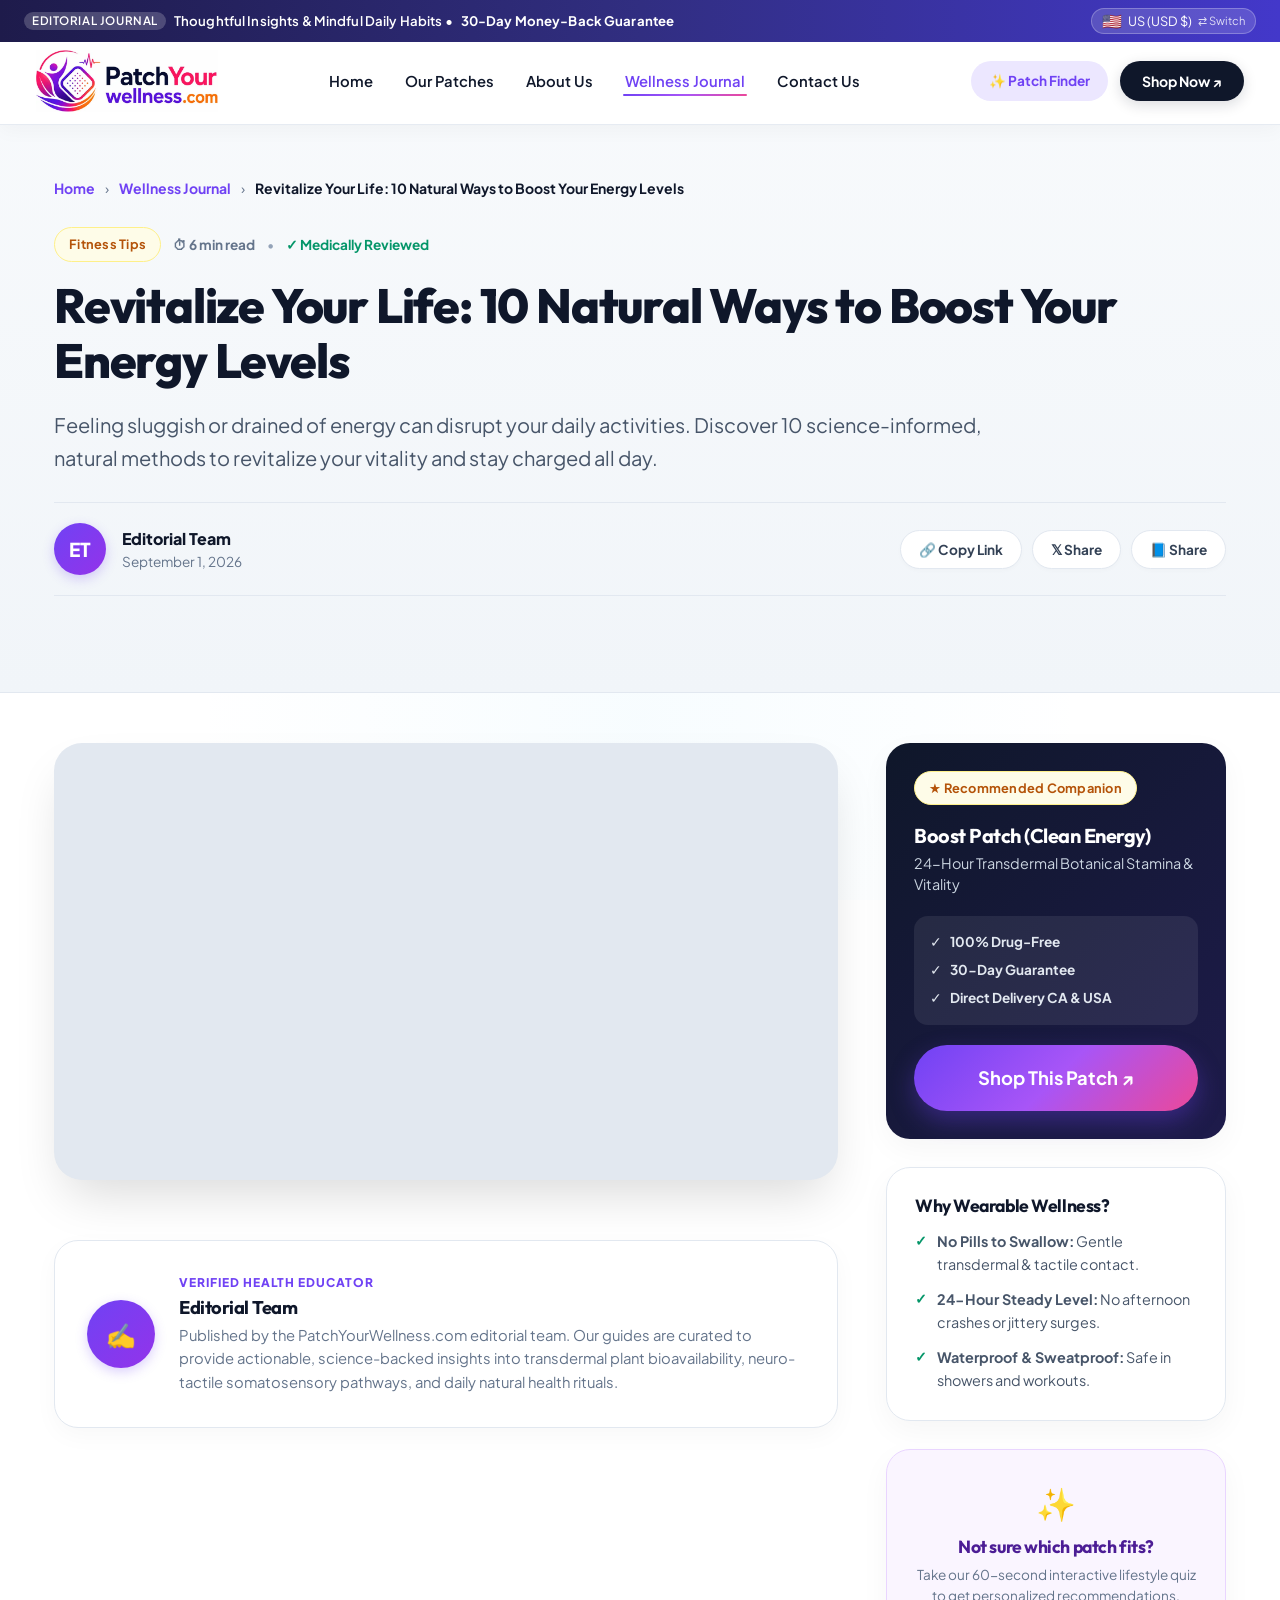
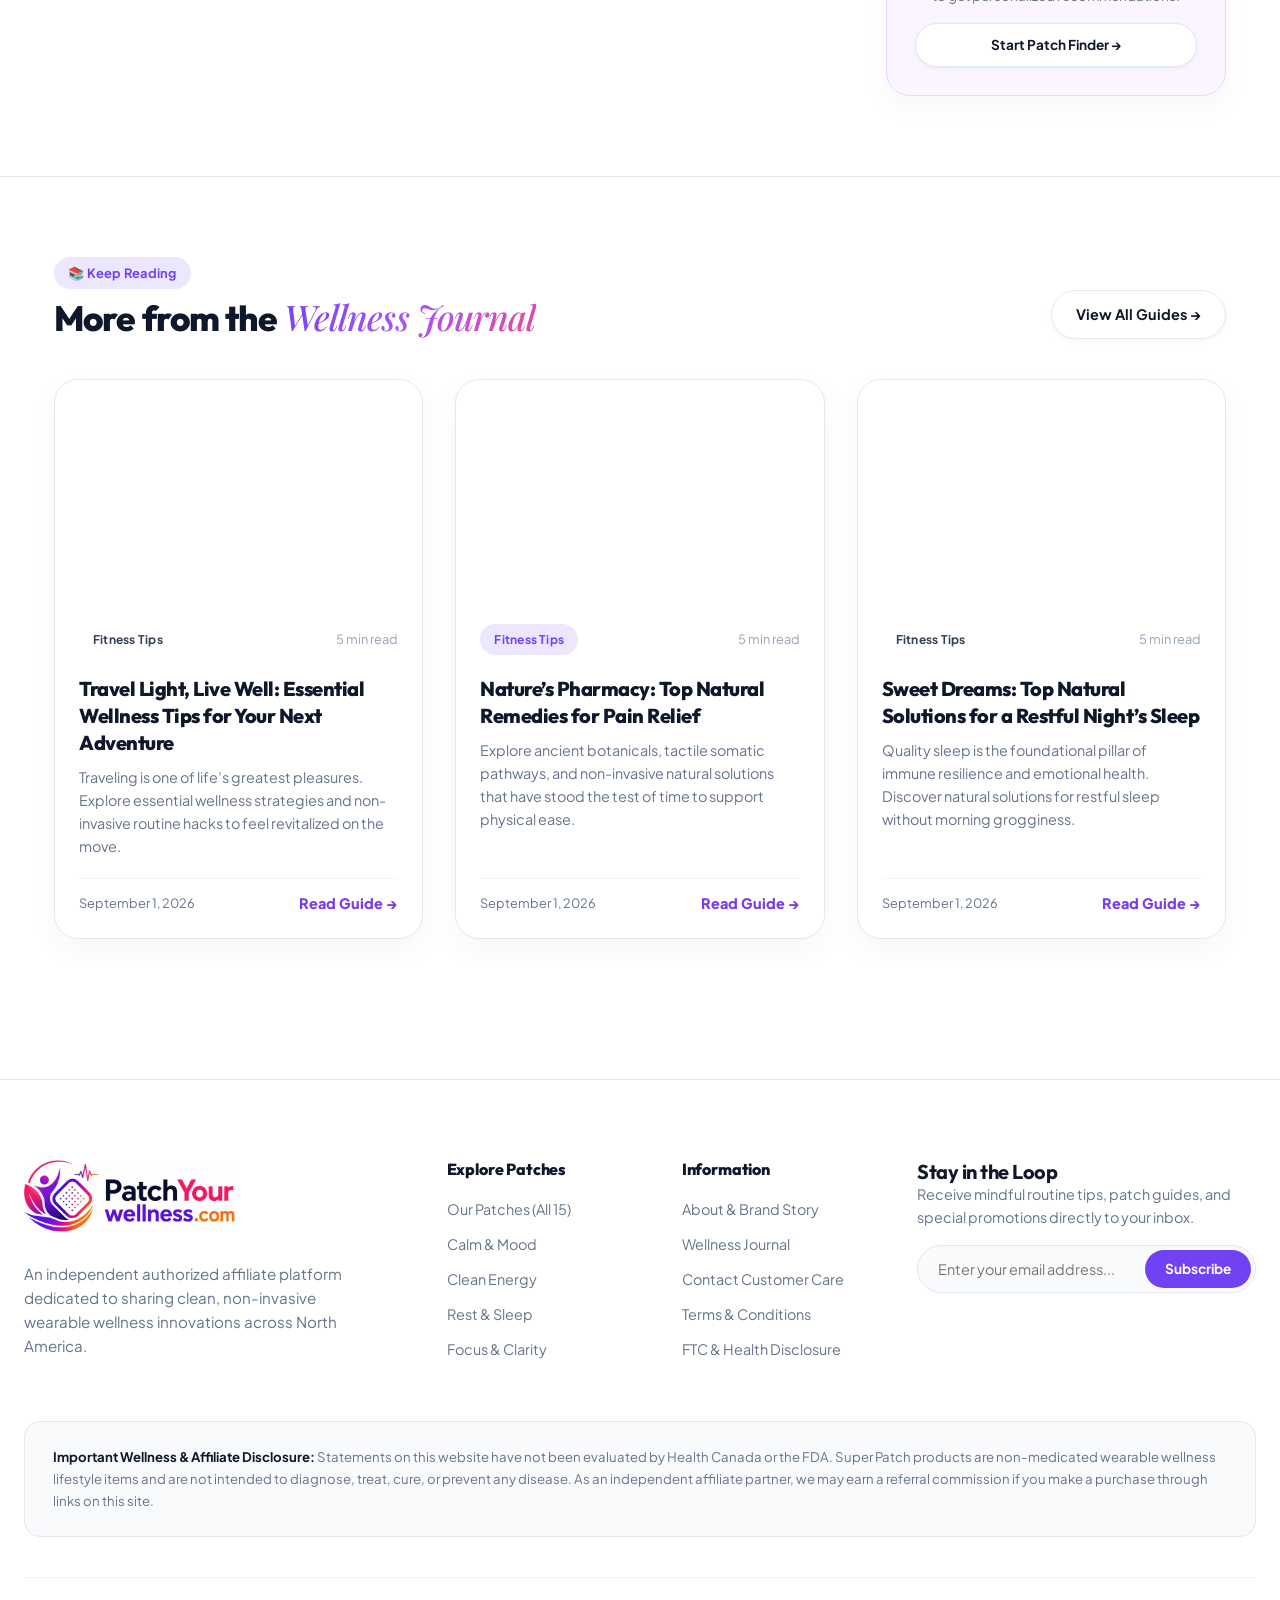
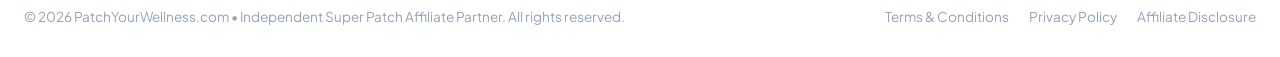
<file: post.html>
<!DOCTYPE html>
<html lang="en">
<head>
  <meta charset="UTF-8">
  <meta name="viewport" content="width=device-width, initial-scale=1.0">
  <title id="post-meta-title">Wellness Articles & Guides | PatchYourWellness.com</title>
  <meta name="description" id="post-meta-desc" content="In-depth editorial articles covering natural recovery, calm routines, focus flow states, and clean wellness technology on PatchYourWellness.com.">
  <meta name="keywords" content="wellness articles, wearable wellness guides, sleep quality research, natural calm habits, PatchYourWellness journal">
  <meta name="robots" content="index, follow, max-image-preview:large">
  <link rel="canonical" href="https://patchyourwellness.com/post.html">

  <!-- Open Graph / Facebook -->
  <meta property="og:locale" content="en_US">
  <meta property="og:type" content="article">
  <meta property="og:title" id="og-meta-title" content="Wellness Articles & Guides | PatchYourWellness.com">
  <meta property="og:description" id="og-meta-desc" content="In-depth editorial articles covering natural recovery, calm routines, focus flow states, and clean wellness technology.">
  <meta property="og:url" content="https://patchyourwellness.com/post.html">
  <meta property="og:site_name" content="PatchYourWellness.com">
  <meta property="og:image" id="og-meta-img" content="https://patchyourwellness.com/images/blog-hero.jpg">

  <!-- Twitter Card -->
  <meta name="twitter:card" content="summary_large_image">
  <meta name="twitter:title" id="tw-meta-title" content="Wellness Articles & Guides | PatchYourWellness.com">
  <meta name="twitter:description" id="tw-meta-desc" content="In-depth editorial articles covering natural recovery, calm routines, focus flow states, and clean wellness technology.">
  <meta name="twitter:image" id="tw-meta-img" content="https://patchyourwellness.com/images/blog-hero.jpg">

  <!-- Schema.org JSON-LD Structured Data -->
  <script type="application/ld+json">
  {
    "@context": "https://schema.org",
    "@type": "Article",
    "headline": "Wearable Wellness & Neuro-Tactile Guide",
    "image": "https://patchyourwellness.com/images/blog-hero.jpg",
    "publisher": {
      "@type": "Organization",
      "name": "PatchYourWellness.com",
      "logo": "https://patchyourwellness.com/images/logo.png"
    }
  }
  </script>

  <!-- Google Fonts Preconnect & Optimized Loading -->
  <link rel="preconnect" href="https://fonts.googleapis.com">
  <link rel="preconnect" href="https://fonts.gstatic.com" crossorigin>
  <link rel="preload" as="style" href="https://fonts.googleapis.com/css2?family=Outfit:wght@400;500;600;700;800&family=Plus+Jakarta+Sans:wght@400;500;600;700&family=Playfair+Display:ital,wght@0,600;1,500;1,600&display=swap">
  <link rel="stylesheet" href="https://fonts.googleapis.com/css2?family=Outfit:wght@400;500;600;700;800&family=Plus+Jakarta+Sans:wght@400;500;600;700&family=Playfair+Display:ital,wght@0,600;1,500;1,600&display=swap" media="print" onload="this.media='all'">
  <noscript>
    <link rel="stylesheet" href="https://fonts.googleapis.com/css2?family=Outfit:wght@400;500;600;700;800&family=Plus+Jakarta+Sans:wght@400;500;600;700&family=Playfair+Display:ital,wght@0,600;1,500;1,600&display=swap">
  </noscript>
  
  <!-- Stylesheets -->
  <link rel="stylesheet" href="css/main.css">
  <link rel="stylesheet" href="css/components.css">
  <link rel="stylesheet" href="css/pages.css">

  <!-- Favicon & App Icons -->
  <link rel="icon" type="image/png" sizes="32x32" href="favicon-32x32.png">
  <link rel="icon" type="image/png" sizes="512x512" href="favicon.png">
  <link rel="apple-touch-icon" sizes="180x180" href="apple-touch-icon.png">
  <link rel="shortcut icon" href="favicon.ico">

  <style>
    /* Reading Progress Bar */
    #reading-progress-bar {
      position: fixed;
      top: 0;
      left: 0;
      height: 4px;
      width: 0%;
      background: linear-gradient(90deg, #7042f4, #9333ea, #f59e0b);
      z-index: 9999;
      transition: width 0.1s ease-out;
    }

    /* Single Post Layout Styles */
    .post-hero-section {
      padding-top: 135px;
      padding-bottom: 60px;
      background: linear-gradient(180deg, #f8fafc 0%, #f1f5f9 100%);
      border-bottom: 1px solid #e2e8f0;
    }

    .post-wide-container {
      max-width: 1220px;
      margin: 0 auto;
      padding: 0 24px;
    }

    .post-breadcrumb {
      display: flex;
      align-items: center;
      gap: 10px;
      font-size: 0.875rem;
      color: #64748b;
      margin-bottom: 28px;
      flex-wrap: wrap;
    }

    .post-breadcrumb a {
      color: #7042f4;
      text-decoration: none;
      font-weight: 700;
      transition: color 0.2s;
    }

    .post-breadcrumb a:hover {
      color: #581c87;
      text-decoration: underline;
    }

    .post-header-main {
      margin-bottom: 36px;
    }

    .post-header-badges {
      display: flex;
      align-items: center;
      gap: 12px;
      margin-bottom: 16px;
      flex-wrap: wrap;
    }

    .post-title {
      font-size: 3rem;
      line-height: 1.15;
      color: #0f172a;
      font-weight: 800;
      letter-spacing: -0.025em;
      margin: 0 0 20px 0;
    }

    @media (max-width: 768px) {
      .post-title {
        font-size: 2.1rem;
      }
    }

    .post-lead-excerpt {
      font-size: 1.25rem;
      line-height: 1.65;
      color: #475569;
      margin-bottom: 28px;
      max-width: 980px;
    }

    .post-meta-bar {
      display: flex;
      align-items: center;
      justify-content: space-between;
      gap: 20px;
      padding: 20px 0;
      border-top: 1px solid #e2e8f0;
      border-bottom: 1px solid #e2e8f0;
      flex-wrap: wrap;
    }

    .post-author-group {
      display: flex;
      align-items: center;
      gap: 16px;
    }

    .post-author-avatar {
      width: 52px;
      height: 52px;
      border-radius: 50%;
      background: linear-gradient(135deg, #7042f4, #9333ea);
      display: flex;
      align-items: center;
      justify-content: center;
      color: #ffffff;
      font-weight: 800;
      font-size: 1.2rem;
      box-shadow: 0 4px 12px rgba(112, 66, 244, 0.25);
    }

    .post-share-actions {
      display: flex;
      align-items: center;
      gap: 10px;
    }

    .post-share-pill {
      display: inline-flex;
      align-items: center;
      gap: 8px;
      padding: 10px 18px;
      border-radius: 9999px;
      background: #ffffff;
      border: 1.5px solid #e2e8f0;
      font-size: 0.85rem;
      font-weight: 700;
      color: #334155;
      cursor: pointer;
      transition: all 0.25s cubic-bezier(0.16, 1, 0.3, 1);
      box-shadow: 0 2px 4px rgba(0,0,0,0.02);
    }

    .post-share-pill:hover {
      background: #7042f4;
      border-color: #7042f4;
      color: #ffffff;
      transform: translateY(-2px);
      box-shadow: 0 6px 16px rgba(112, 66, 244, 0.25);
    }

    /* Main Editorial 2-Column Grid (Wider Content) */
    .post-content-layout {
      display: grid;
      grid-template-columns: 1fr 340px;
      gap: 48px;
      align-items: start;
      padding: 50px 0 80px;
    }

    @media (max-width: 1024px) {
      .post-content-layout {
        grid-template-columns: 1fr;
        gap: 40px;
      }
    }

    /* Hero Image */
    .post-hero-visual {
      border-radius: 28px;
      overflow: hidden;
      box-shadow: 0 25px 50px -12px rgba(0,0,0,0.15);
      margin-bottom: 40px;
      position: relative;
      background: #e2e8f0;
    }

    .post-hero-visual img {
      width: 100%;
      height: auto;
      max-height: 560px;
      object-fit: cover;
      display: block;
      transition: transform 0.6s ease;
    }

    /* Editorial Content Typography */
    .post-article-text {
      font-size: 1.15rem;
      line-height: 1.85;
      color: #334155;
    }

    .post-article-text p {
      margin-bottom: 24px;
    }

    .post-article-text h2 {
      font-family: var(--font-heading);
      font-size: 1.75rem;
      line-height: 1.3;
      color: #0f172a;
      margin: 44px 0 18px;
      font-weight: 800;
      letter-spacing: -0.02em;
      display: flex;
      align-items: center;
      gap: 12px;
    }

    .post-article-text h2::before {
      content: "";
      display: inline-block;
      width: 6px;
      height: 24px;
      background: linear-gradient(180deg, #7042f4, #9333ea);
      border-radius: 4px;
      flex-shrink: 0;
    }

    .post-article-text h3 {
      font-family: var(--font-heading);
      font-size: 1.45rem;
      line-height: 1.35;
      color: #0f172a;
      margin: 36px 0 16px;
      font-weight: 800;
      letter-spacing: -0.01em;
    }

    .post-article-text h4 {
      font-size: 1.2rem;
      color: #0f172a;
      margin: 28px 0 12px;
      font-weight: 700;
    }

    .post-article-text ul,
    .post-article-text ol {
      margin: 20px 0 28px;
      padding-left: 28px;
      display: flex;
      flex-direction: column;
      gap: 10px;
    }

    .post-article-text li {
      line-height: 1.75;
      color: #334155;
    }

    .post-article-text a {
      color: #7042f4;
      font-weight: 600;
      text-decoration: underline;
      text-underline-offset: 3px;
      transition: color 0.2s ease;
    }

    .post-article-text a:hover {
      color: #5b21b6;
    }

    .post-article-text blockquote {
      border-left: 4px solid #7042f4;
      background: #faf5ff;
      padding: 20px 24px;
      margin: 30px 0;
      border-radius: 0 16px 16px 0;
      font-style: italic;
      color: #4c1d95;
    }

    .post-article-text img {
      max-width: 100%;
      height: auto;
      border-radius: 20px;
      margin: 24px 0;
      box-shadow: 0 10px 30px rgba(0,0,0,0.06);
    }

    .post-article-takeaway {
      background: linear-gradient(135deg, #faf5ff 0%, #f3e8ff 100%);
      border-left: 5px solid #7042f4;
      border-radius: 16px;
      padding: 26px 30px;
      margin: 36px 0;
      color: #3b0764;
      font-size: 1.1rem;
      line-height: 1.7;
      box-shadow: 0 8px 24px rgba(112, 66, 244, 0.08);
      position: relative;
    }

    .post-article-takeaway strong {
      color: #7042f4;
      display: block;
      font-size: 0.85rem;
      text-transform: uppercase;
      letter-spacing: 0.08em;
      margin-bottom: 6px;
    }

    /* Sticky Sidebar Component */
    .post-sidebar {
      position: sticky;
      top: 100px;
      display: flex;
      flex-direction: column;
      gap: 28px;
    }

    .sidebar-widget {
      background: #ffffff;
      border: 1.5px solid #e2e8f0;
      border-radius: 24px;
      padding: 28px;
      box-shadow: 0 10px 30px rgba(0,0,0,0.04);
    }

    .sidebar-product-card {
      background: linear-gradient(135deg, #0f172a 0%, #1e1b4b 100%);
      color: #ffffff;
      border: none;
    }

    .sidebar-product-card h4 {
      color: #ffffff;
      font-size: 1.25rem;
      margin: 10px 0 6px;
    }

    .sidebar-product-card p {
      color: #cbd5e1;
      font-size: 0.9rem;
      line-height: 1.5;
      margin-bottom: 20px;
    }

    .author-full-bio-box {
      background: #ffffff;
      border: 1.5px solid #e2e8f0;
      border-radius: 24px;
      padding: 32px;
      margin: 60px 0 0;
      display: flex;
      align-items: center;
      gap: 24px;
      box-shadow: 0 8px 24px rgba(0,0,0,0.03);
    }

    @media (max-width: 640px) {
      author-full-bio-box {
        flex-direction: column;
        text-align: center;
      }
    }

    /* Related Guides Section */
    .related-posts-section {
      background: #ffffff;
      padding: 80px 0;
      border-top: 1px solid #e2e8f0;
    }
  </style>
</head>
<body>

  <!-- Scroll Reading Progress Indicator -->
  <div id="reading-progress-bar"></div>

  <!-- Top Announcement & Region Currency Bar -->
  <div class="top-bar">
    <div class="container top-bar-inner">
      <div class="top-bar-message">
        <span class="top-bar-badge">Editorial Journal</span>
        <span class="top-bar-desktop-text">Thoughtful Insights & Mindful Daily Habits • </span>
        <span class="top-bar-guarantee-text">30-Day Money-Back Guarantee</span>
      </div>
      <div class="top-bar-controls">
        <button class="region-currency-toggle" title="Switch between USA (USD) and Canada (CAD)">
          <span class="region-flag">🇺🇸</span>
          <span class="region-text">US (USD $)</span>
          <span style="font-size: 0.7rem; opacity: 0.8;">⇄ Switch</span>
        </button>
      </div>
    </div>
  </div>

  <!-- Main Site Navigation Header -->
  <header class="site-header">
    <div class="container">
      <div class="nav-container">
        <a href="/" class="brand-logo" aria-label="PatchYourWellness Home">
          <img src="images/logo.webp" width="180" height="61" decoding="async" alt="PatchYourWellness.com" class="brand-logo-img">
        </a>

        <nav class="nav-menu">
          <a href="/" class="nav-link">Home</a>
          <a href="shop.html" class="nav-link">Our Patches</a>
          <a href="about.html" class="nav-link">About Us</a>
          <a href="blog.html" class="nav-link active">Wellness Journal</a>
          <a href="contact.html" class="nav-link">Contact Us</a>
        </nav>

        <div class="nav-actions">
          <a href="/#routine-finder" class="btn-quiz-shortcut">✨ Patch Finder</a>
          <a href="https://ca.superpatch.com/?rsu=zenwellness" target="_blank" rel="noopener noreferrer" class="btn-nav-cta">Shop Now ↗</a>
          <button class="mobile-toggle" aria-label="Open mobile menu">☰</button>
        </div>
      </div>
    </div>
  </header>

  <!-- Mobile Navigation Overlay -->
  <div class="mobile-menu">
    <div class="mobile-menu-header">
      <a href="/" class="brand-logo" aria-label="PatchYourWellness Home">
        <img src="images/logo.webp" width="180" height="61" decoding="async" alt="PatchYourWellness.com" class="brand-logo-img">
      </a>
      <button class="mobile-menu-close" style="background:none; font-size:1.8rem; cursor:pointer;">✕</button>
    </div>
    <div class="mobile-nav-links">
      <a href="/">Home</a>
      <a href="shop.html">Our Patches</a>
      <a href="about.html">About Us</a>
      <a href="blog.html">Wellness Journal</a>
      <a href="contact.html">Contact Us</a>
      <a href="/#routine-finder" class="mobile-patch-finder-link">✨ Patch Finder</a>
    </div>
    <a href="https://ca.superpatch.com/?rsu=zenwellness" target="_blank" rel="noopener noreferrer" class="btn btn-primary" style="width:100%; margin-top:auto;">
      Visit Official Store ↗
    </a>
  </div>

  <!-- Single Post Hero Header -->
  <section class="post-hero-section">
    <div class="post-wide-container">
      
      <!-- Breadcrumb Navigation -->
      <nav class="post-breadcrumb" aria-label="Breadcrumb">
        <a href="/">Home</a>
        <span>›</span>
        <a href="blog.html">Wellness Journal</a>
        <span>›</span>
        <span id="post-breadcrumb-title" style="color: #0f172a; font-weight: 700;">Article Guide</span>
      </nav>

      <!-- Post Header Info -->
      <div class="post-header-main">
        <div class="post-header-badges">
          <span class="badge badge-purple" id="post-category-badge">Wellness Guide</span>
          <span style="font-size: 0.85rem; font-weight: 700; color: #64748b;" id="post-readtime">⏱ 5 min read</span>
          <span style="font-size: 0.85rem; color: #94a3b8;">•</span>
          <span style="font-size: 0.85rem; font-weight: 700; color: #059669;">✓ Medically Reviewed</span>
        </div>

        <h1 class="post-title" id="post-title">Loading Article...</h1>

        <p class="post-lead-excerpt" id="post-excerpt">
          Exploring transdermal wellness, non-invasive habits, and evidence-informed health routines.
        </p>

        <div class="post-meta-bar">
          <div class="post-author-group">
            <div class="post-author-avatar" id="post-author-initials">PW</div>
            <div>
              <div style="font-weight: 800; color: #0f172a; font-size: 1rem;" id="post-author-name">Editorial Team</div>
              <div style="font-size: 0.85rem; color: #64748b;" id="post-date">September 1, 2026</div>
            </div>
          </div>

          <div class="post-share-actions">
            <button class="post-share-pill" onclick="copyPostLink()">🔗 Copy Link</button>
            <button class="post-share-pill" onclick="sharePostTwitter()">𝕏 Share</button>
            <button class="post-share-pill" onclick="sharePostFacebook()">📘 Share</button>
          </div>
        </div>
      </div>

    </div>
  </section>

  <!-- Main Wide Editorial Layout with Sticky Companion Sidebar -->
  <main class="post-wide-container">
    <div class="post-content-layout">
      
      <!-- Primary Article Column (Expanded Width) -->
      <div>
        <!-- Hero Image -->
        <div class="post-hero-visual">
          <img src="images/blog-hero.webp" width="800" height="446" loading="lazy" decoding="async" alt="Featured Article Image" id="post-hero-img">
        </div>

        <!-- Article Content Body -->
        <article class="post-article-text" id="post-body-content">
          <!-- Injected via JavaScript -->
        </article>

        <!-- Author Biography Card -->
        <div class="author-full-bio-box">
          <div class="post-author-avatar" style="width: 68px; height: 68px; min-width: 68px; font-size: 1.5rem;">✍️</div>
          <div>
            <div style="font-size: 0.75rem; font-weight: 800; color: #7042f4; text-transform: uppercase; letter-spacing: 0.08em; margin-bottom: 4px;">Verified Health Educator</div>
            <h4 style="font-size: 1.15rem; color: #0f172a; margin: 0 0 6px;" id="post-bio-author">Editorial Health Board</h4>
            <p style="font-size: 0.925rem; color: #64748b; margin: 0; line-height: 1.6;">
              Published by the PatchYourWellness.com editorial team. Our guides are curated to provide actionable, science-backed insights into transdermal plant bioavailability, neuro-tactile somatosensory pathways, and daily natural health rituals.
            </p>
          </div>
        </div>
      </div>

      <!-- Sticky Companion Formulation Sidebar -->
      <aside class="post-sidebar">
        
        <!-- Featured Recommended Patch Widget -->
        <div class="sidebar-widget sidebar-product-card" id="post-recommended-cta">
          <span class="badge badge-gold" style="margin-bottom: 8px;">★ Recommended Companion</span>
          <h4 id="post-rec-name">Zen Patch (Botanical)</h4>
          <p id="post-rec-tagline">24-Hour Transdermal Botanical Calm • 100% Drug-Free</p>
          
          <div style="padding: 16px; background: rgba(255,255,255,0.08); border-radius: 14px; margin-bottom: 20px; font-size: 0.85rem; color: #e2e8f0;">
            <div style="display: flex; align-items: center; gap: 8px; margin-bottom: 6px;">
              <span>✓</span> <strong>100% Drug-Free</strong>
            </div>
            <div style="display: flex; align-items: center; gap: 8px; margin-bottom: 6px;">
              <span>✓</span> <strong>30-Day Guarantee</strong>
            </div>
            <div style="display: flex; align-items: center; gap: 8px;">
              <span>✓</span> <strong>Direct Delivery CA & USA</strong>
            </div>
          </div>

          <a href="https://ca.superpatch.com/?rsu=zenwellness" target="_blank" rel="noopener noreferrer" class="btn btn-primary btn-lg" id="post-rec-link" style="width: 100%; text-align: center; justify-content: center;">
            Shop This Patch ↗
          </a>
        </div>

        <!-- Quick Key Benefits Callout -->
        <div class="sidebar-widget">
          <h4 style="font-size: 1.1rem; color: #0f172a; margin-bottom: 14px;">Why Wearable Wellness?</h4>
          <ul style="list-style: none; padding: 0; margin: 0; display: flex; flex-direction: column; gap: 12px; font-size: 0.9rem; color: #475569;">
            <li style="display: flex; gap: 10px;">
              <span style="color: #059669; font-weight: 800;">✓</span>
              <span><strong>No Pills to Swallow:</strong> Gentle transdermal & tactile contact.</span>
            </li>
            <li style="display: flex; gap: 10px;">
              <span style="color: #059669; font-weight: 800;">✓</span>
              <span><strong>24-Hour Steady Level:</strong> No afternoon crashes or jittery surges.</span>
            </li>
            <li style="display: flex; gap: 10px;">
              <span style="color: #059669; font-weight: 800;">✓</span>
              <span><strong>Waterproof & Sweatproof:</strong> Safe in showers and workouts.</span>
            </li>
          </ul>
        </div>

        <!-- Routine Finder Banner -->
        <div class="sidebar-widget" style="background: #faf5ff; border-color: #e9d5ff; text-align: center;">
          <span style="font-size: 2rem; display: block; margin-bottom: 8px;">✨</span>
          <h4 style="font-size: 1.1rem; color: #4c1d95; margin-bottom: 6px;">Not sure which patch fits?</h4>
          <p style="font-size: 0.85rem; color: #64748b; margin-bottom: 16px;">
            Take our 60-second interactive lifestyle quiz to get personalized recommendations.
          </p>
          <a href="/#routine-finder" class="btn btn-secondary" style="width: 100%; font-size: 0.85rem; padding: 10px 16px;">
            Start Patch Finder →
          </a>
        </div>

      </aside>

    </div>
  </main>

  <!-- Related Articles Grid -->
  <section class="related-posts-section">
    <div class="post-wide-container">
      <div style="display: flex; justify-content: space-between; align-items: flex-end; margin-bottom: 40px; flex-wrap: wrap; gap: 16px;">
        <div>
          <span class="badge badge-purple" style="margin-bottom: 8px;">📚 Keep Reading</span>
          <h2 style="font-size: 2.2rem; color: #0f172a; margin: 0; font-weight: 800;">More from the <span class="editorial-italic">Wellness Journal</span></h2>
        </div>
        <a href="blog.html" class="btn btn-secondary" style="font-size: 0.9rem; padding: 12px 24px;">
          View All Guides →
        </a>
      </div>

      <div class="journal-grid" id="related-posts-grid">
        <!-- Injected via JavaScript -->
      </div>
    </div>
  </section>

  <!-- Site Footer -->
  <footer class="site-footer">
    <div class="container">
      <div class="footer-top">
        <div class="footer-brand">
          <a href="/" class="brand-logo" aria-label="PatchYourWellness Home">
            <img src="images/logo.webp" width="180" height="61" decoding="async" alt="PatchYourWellness.com" class="brand-logo-img">
          </a>
          <p>
            An independent authorized affiliate platform dedicated to sharing clean, non-invasive wearable wellness innovations across North America.
          </p>
        </div>

        <div class="footer-col">
          <h4>Explore Patches</h4>
          <div class="footer-links">
            <a href="shop.html">Our Patches (All 15)</a>
            <a href="shop.html?category=calm">Calm & Mood</a>
            <a href="shop.html?category=energy">Clean Energy</a>
            <a href="shop.html?category=sleep">Rest & Sleep</a>
            <a href="shop.html?category=focus">Focus & Clarity</a>
          </div>
        </div>

        <div class="footer-col">
          <h4>Information</h4>
          <div class="footer-links">
            <a href="about.html">About & Brand Story</a>
            <a href="blog.html">Wellness Journal</a>
            <a href="contact.html">Contact Customer Care</a>
            <a href="terms.html">Terms & Conditions</a>
            <a href="disclosure.html">FTC & Health Disclosure</a>
          </div>
        </div>

        <div class="footer-newsletter">
          <h4>Stay in the Loop</h4>
          <p>Receive mindful routine tips, patch guides, and special promotions directly to your inbox.</p>
          <form class="newsletter-form" action="https://formsubmit.co/ehabshalayel@gmail.com" method="POST">
            <input type="hidden" name="_subject" value="New Newsletter Subscriber - Patch Your Wellness">
            <input type="hidden" name="_captcha" value="false">
            <input type="email" name="email" placeholder="Enter your email address..." required>
            <button type="submit">Subscribe</button>
          </form>
        </div>
      </div>

      <div class="compliance-box">
        <strong>Important Wellness & Affiliate Disclosure:</strong>
        Statements on this website have not been evaluated by Health Canada or the FDA. Super Patch products are non-medicated wearable wellness lifestyle items and are not intended to diagnose, treat, cure, or prevent any disease. As an independent affiliate partner, we may earn a referral commission if you make a purchase through links on this site.
      </div>

      <div class="footer-bottom">
        <div>© 2026 PatchYourWellness.com • Independent Super Patch Affiliate Partner. All rights reserved.</div>
        <div class="footer-legal-links">
          <a href="terms.html">Terms & Conditions</a>
          <a href="privacy.html">Privacy Policy</a>
          <a href="disclosure.html">Affiliate Disclosure</a>
        </div>
      </div>
    </div>
  </footer>

  <!-- Scripts (Deferred for non-blocking render) -->
  <script src="js/journal.js" defer></script>
  <script src="js/post.js" defer></script>
  <script src="js/app.js" defer></script>
  <script>
    // Live scroll reading progress bar with passive listener
    window.addEventListener('scroll', () => {
      const winScroll = document.body.scrollTop || document.documentElement.scrollTop;
      const height = document.documentElement.scrollHeight - document.documentElement.clientHeight;
      if (height > 0) {
        const scrolled = (winScroll / height) * 100;
        const bar = document.getElementById('reading-progress-bar');
        if (bar) bar.style.width = scrolled + '%';
      }
    }, { passive: true });
  </script>
</body>
</html>
</file>
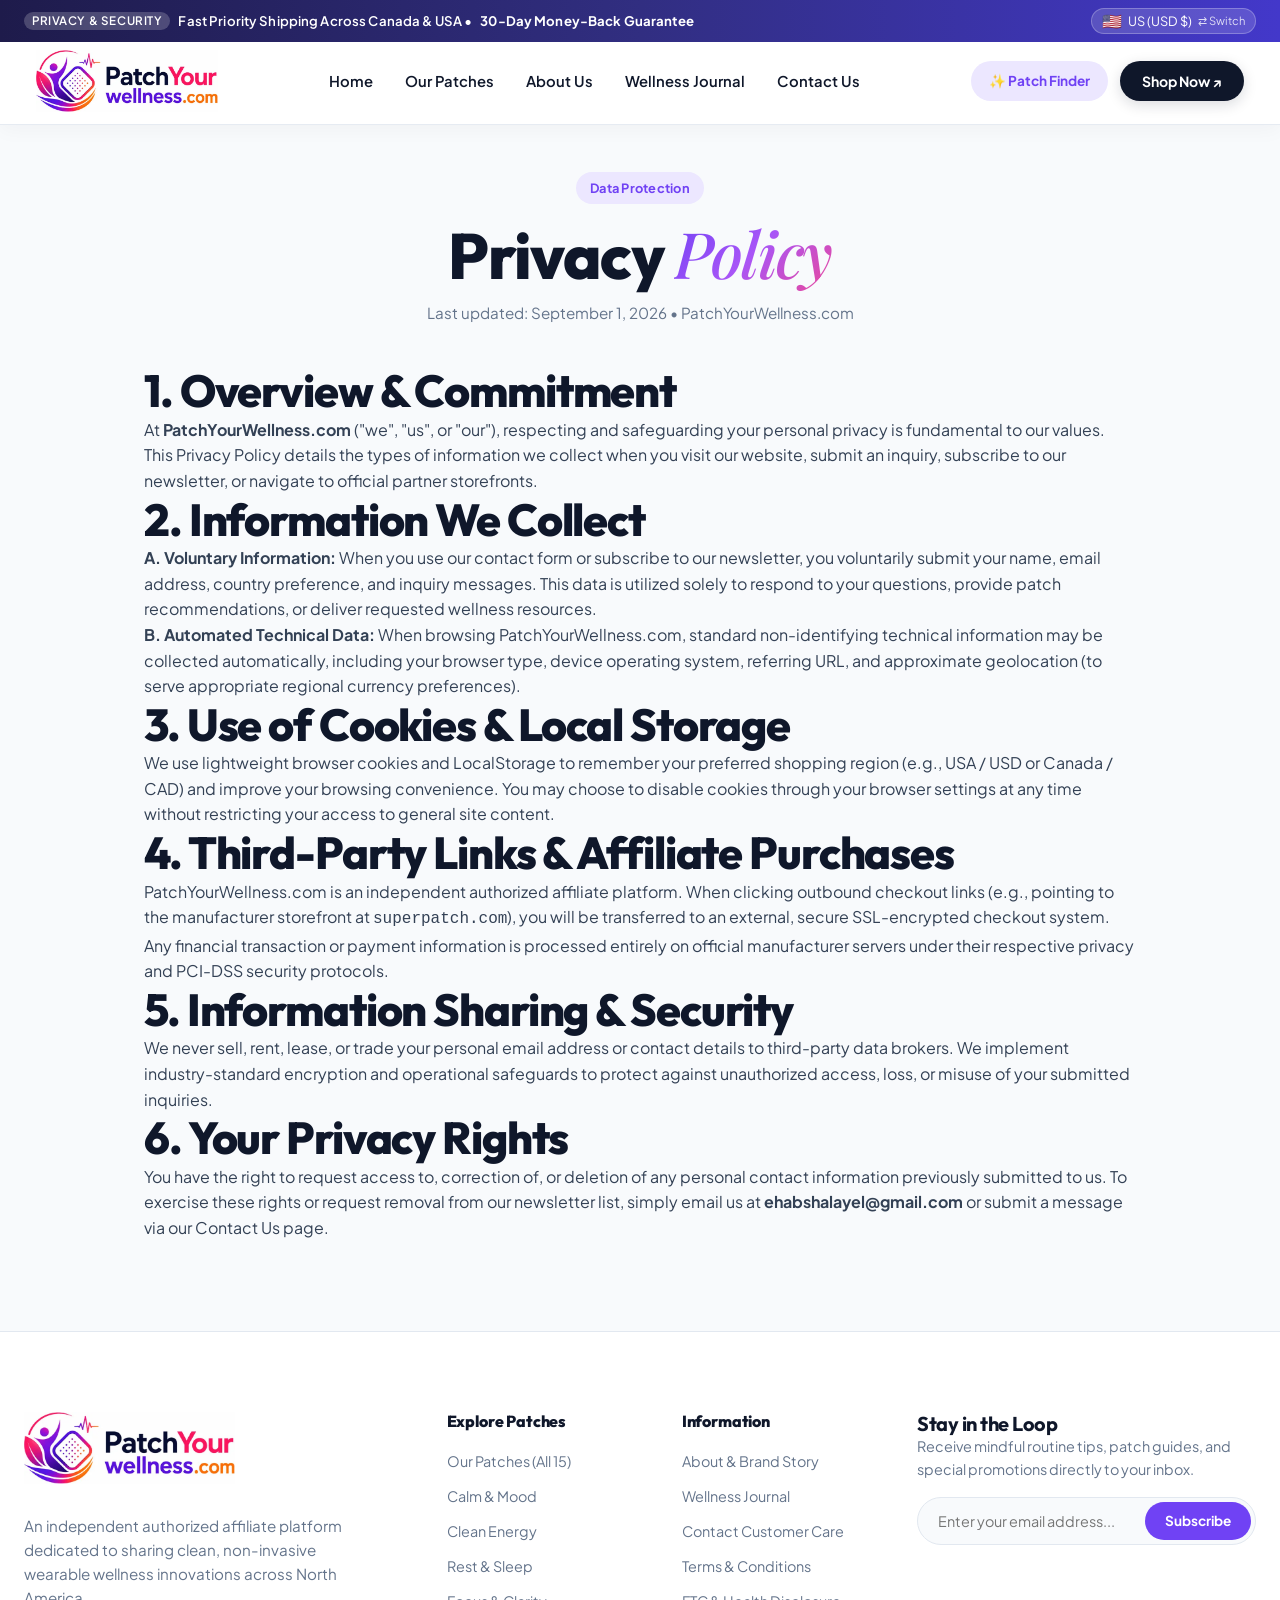
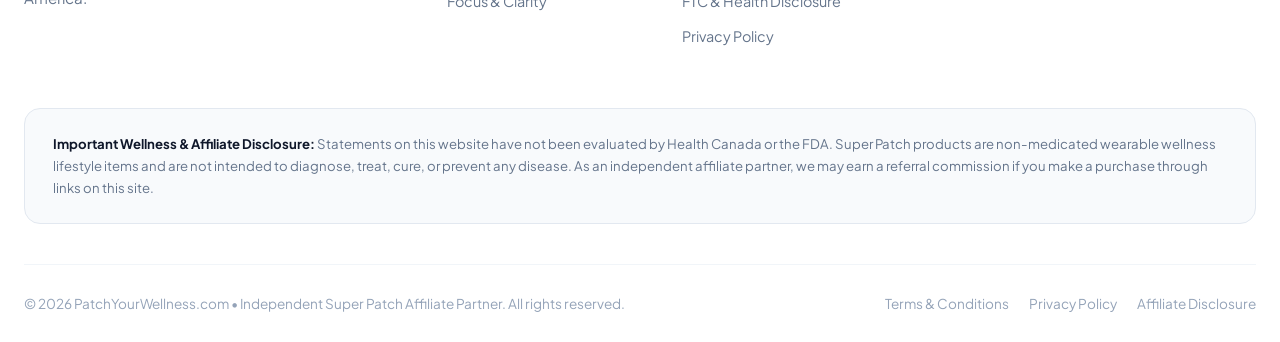
<file: privacy.html>
<!DOCTYPE html>
<html lang="en">
<head>
  <meta charset="UTF-8">
  <meta name="viewport" content="width=device-width, initial-scale=1.0">
  <title>Privacy Policy | PatchYourWellness.com</title>
  <meta name="description" content="Learn how PatchYourWellness.com collects, uses, and safeguards your personal data, inquiry submissions, and cookie preferences in compliance with privacy regulations.">
  <meta name="keywords" content="PatchYourWellness privacy policy, data protection, cookie policy, wellness website security">
  <meta name="robots" content="index, follow, max-image-preview:large">
  <link rel="canonical" href="https://patchyourwellness.com/privacy.html">

  <!-- Open Graph / Facebook -->
  <meta property="og:locale" content="en_US">
  <meta property="og:type" content="website">
  <meta property="og:title" content="Privacy Policy | PatchYourWellness.com">
  <meta property="og:description" content="Transparent privacy and data handling practices for PatchYourWellness.com.">
  <meta property="og:url" content="https://patchyourwellness.com/privacy.html">
  <meta property="og:site_name" content="PatchYourWellness.com">
  <meta property="og:image" content="https://patchyourwellness.com/images/hero-zen-patch.jpg">

  <!-- Twitter Card -->
  <meta name="twitter:card" content="summary_large_image">
  <meta name="twitter:title" content="Privacy Policy | PatchYourWellness.com">
  <meta name="twitter:description" content="Transparent privacy and data handling practices for PatchYourWellness.com.">
  <meta name="twitter:image" content="https://patchyourwellness.com/images/hero-zen-patch.jpg">
  
  <!-- Google Fonts Preconnect & Optimized Loading -->
  <link rel="preconnect" href="https://fonts.googleapis.com">
  <link rel="preconnect" href="https://fonts.gstatic.com" crossorigin>
  <link rel="preload" as="style" href="https://fonts.googleapis.com/css2?family=Outfit:wght@400;500;600;700;800&family=Plus+Jakarta+Sans:wght@400;500;600;700&family=Playfair+Display:ital,wght@0,600;1,500;1,600&display=swap">
  <link rel="stylesheet" href="https://fonts.googleapis.com/css2?family=Outfit:wght@400;500;600;700;800&family=Plus+Jakarta+Sans:wght@400;500;600;700&family=Playfair+Display:ital,wght@0,600;1,500;1,600&display=swap" media="print" onload="this.media='all'">
  <noscript>
    <link rel="stylesheet" href="https://fonts.googleapis.com/css2?family=Outfit:wght@400;500;600;700;800&family=Plus+Jakarta+Sans:wght@400;500;600;700&family=Playfair+Display:ital,wght@0,600;1,500;1,600&display=swap">
  </noscript>

  <!-- Stylesheets -->
  <link rel="stylesheet" href="css/main.css">
  <link rel="stylesheet" href="css/components.css">
  <link rel="stylesheet" href="css/pages.css">

  <!-- Favicon & App Icons -->
  <link rel="icon" type="image/png" sizes="32x32" href="favicon-32x32.png">
  <link rel="icon" type="image/png" sizes="512x512" href="favicon.png">
  <link rel="apple-touch-icon" sizes="180x180" href="apple-touch-icon.png">
  <link rel="shortcut icon" href="favicon.ico">
</head>
<body>

  <!-- Top Announcement & Region Currency Bar -->
  <div class="top-bar">
    <div class="container top-bar-inner">
      <div class="top-bar-message">
        <span class="top-bar-badge">Privacy & Security</span>
        <span class="top-bar-desktop-text">Fast Priority Shipping Across Canada & USA • </span>
        <span class="top-bar-guarantee-text">30-Day Money-Back Guarantee</span>
      </div>
      <div class="top-bar-controls">
        <button class="region-currency-toggle" title="Switch between USA (USD) and Canada (CAD)">
          <span class="region-flag">🇺🇸</span>
          <span class="region-text">US (USD $)</span>
          <span style="font-size: 0.7rem; opacity: 0.8;">⇄ Switch</span>
        </button>
      </div>
    </div>
  </div>

  <!-- Header -->
  <header class="site-header">
    <div class="container">
      <div class="nav-container">
        <a href="/" class="brand-logo" aria-label="PatchYourWellness Home">
          <img src="images/logo.webp" width="180" height="61" decoding="async" alt="PatchYourWellness.com" class="brand-logo-img">
        </a>

        <nav class="nav-menu">
          <a href="/" class="nav-link">Home</a>
          <a href="shop.html" class="nav-link">Our Patches</a>
          <a href="about.html" class="nav-link">About Us</a>
          <a href="blog.html" class="nav-link">Wellness Journal</a>
          <a href="contact.html" class="nav-link">Contact Us</a>
        </nav>

        <div class="nav-actions">
          <a href="/#routine-finder" class="btn-quiz-shortcut">✨ Patch Finder</a>
          <a href="https://ca.superpatch.com/?rsu=zenwellness" target="_blank" rel="noopener noreferrer" class="btn-nav-cta">Shop Now ↗</a>
          <button class="mobile-toggle" aria-label="Open mobile menu">☰</button>
        </div>
      </div>
    </div>
  </header>

  <!-- Mobile Menu Overlay -->
  <div class="mobile-menu">
    <div class="mobile-menu-header">
      <a href="/" class="brand-logo" aria-label="PatchYourWellness Home">
        <img src="images/logo.webp" width="180" height="61" decoding="async" alt="PatchYourWellness.com" class="brand-logo-img">
      </a>
      <button class="mobile-menu-close" style="background:none; font-size:1.8rem; cursor:pointer;">✕</button>
    </div>
    <div class="mobile-nav-links">
      <a href="/">Home</a>
      <a href="shop.html">Our Patches</a>
      <a href="about.html">About Us</a>
      <a href="blog.html">Wellness Journal</a>
      <a href="contact.html">Contact Us</a>
      <a href="/#routine-finder" class="mobile-patch-finder-link">✨ Patch Finder</a>
    </div>
    <a href="https://ca.superpatch.com/?rsu=zenwellness" target="_blank" rel="noopener noreferrer" class="btn btn-primary" style="width:100%; margin-top:auto;">
      Visit Official Store ↗
    </a>
  </div>

  <!-- Privacy Content -->
  <main class="section-hero" style="padding-top: 130px; background: var(--bg-secondary); min-height: 80vh;">
    <div class="container-narrow">
      <div style="text-align: center; margin-bottom: 40px;">
        <span class="badge badge-purple" style="margin-bottom: 12px;">Data Protection</span>
        <h1>Privacy <span class="editorial-italic">Policy</span></h1>
        <p style="color: var(--text-muted); font-size: 0.95rem; margin-top: 8px;">Last updated: September 1, 2026 • PatchYourWellness.com</p>
      </div>

      <div class="legal-content-card">
        <h2>1. Overview & Commitment</h2>
        <p>
          At <strong>PatchYourWellness.com</strong> ("we", "us", or "our"), respecting and safeguarding your personal privacy is fundamental to our values. This Privacy Policy details the types of information we collect when you visit our website, submit an inquiry, subscribe to our newsletter, or navigate to official partner storefronts.
        </p>

        <h2>2. Information We Collect</h2>
        <p>
          <strong>A. Voluntary Information:</strong> When you use our contact form or subscribe to our newsletter, you voluntarily submit your name, email address, country preference, and inquiry messages. This data is utilized solely to respond to your questions, provide patch recommendations, or deliver requested wellness resources.
        </p>
        <p>
          <strong>B. Automated Technical Data:</strong> When browsing PatchYourWellness.com, standard non-identifying technical information may be collected automatically, including your browser type, device operating system, referring URL, and approximate geolocation (to serve appropriate regional currency preferences).
        </p>

        <h2>3. Use of Cookies & Local Storage</h2>
        <p>
          We use lightweight browser cookies and LocalStorage to remember your preferred shopping region (e.g., USA / USD or Canada / CAD) and improve your browsing convenience. You may choose to disable cookies through your browser settings at any time without restricting your access to general site content.
        </p>

        <h2>4. Third-Party Links & Affiliate Purchases</h2>
        <p>
          PatchYourWellness.com is an independent authorized affiliate platform. When clicking outbound checkout links (e.g., pointing to the manufacturer storefront at <code>superpatch.com</code>), you will be transferred to an external, secure SSL-encrypted checkout system. Any financial transaction or payment information is processed entirely on official manufacturer servers under their respective privacy and PCI-DSS security protocols.
        </p>

        <h2>5. Information Sharing & Security</h2>
        <p>
          We never sell, rent, lease, or trade your personal email address or contact details to third-party data brokers. We implement industry-standard encryption and operational safeguards to protect against unauthorized access, loss, or misuse of your submitted inquiries.
        </p>

        <h2>6. Your Privacy Rights</h2>
        <p>
          You have the right to request access to, correction of, or deletion of any personal contact information previously submitted to us. To exercise these rights or request removal from our newsletter list, simply email us at <strong>ehabshalayel@gmail.com</strong> or submit a message via our <a href="contact.html">Contact Us</a> page.
        </p>
      </div>
    </div>
  </main>

  <!-- Site Footer -->
  <footer class="site-footer">
    <div class="container">
      <div class="footer-top">
        <div class="footer-brand">
          <a href="/" class="brand-logo" aria-label="PatchYourWellness Home">
            <img src="images/logo.webp" width="180" height="61" decoding="async" alt="PatchYourWellness.com" class="brand-logo-img">
          </a>
          <p>
            An independent authorized affiliate platform dedicated to sharing clean, non-invasive wearable wellness innovations across North America.
          </p>
        </div>

        <div class="footer-col">
          <h4>Explore Patches</h4>
          <div class="footer-links">
            <a href="shop.html">Our Patches (All 15)</a>
            <a href="shop.html?category=calm">Calm & Mood</a>
            <a href="shop.html?category=energy">Clean Energy</a>
            <a href="shop.html?category=sleep">Rest & Sleep</a>
            <a href="shop.html?category=focus">Focus & Clarity</a>
          </div>
        </div>

        <div class="footer-col">
          <h4>Information</h4>
          <div class="footer-links">
            <a href="about.html">About & Brand Story</a>
            <a href="blog.html">Wellness Journal</a>
            <a href="contact.html">Contact Customer Care</a>
            <a href="terms.html">Terms & Conditions</a>
            <a href="disclosure.html">FTC & Health Disclosure</a>
            <a href="privacy.html">Privacy Policy</a>
          </div>
        </div>

        <div class="footer-newsletter">
          <h4>Stay in the Loop</h4>
          <p>Receive mindful routine tips, patch guides, and special promotions directly to your inbox.</p>
          <form class="newsletter-form" action="https://formsubmit.co/ehabshalayel@gmail.com" method="POST">
            <input type="hidden" name="_subject" value="New Newsletter Subscriber - Patch Your Wellness">
            <input type="hidden" name="_captcha" value="false">
            <input type="email" name="email" placeholder="Enter your email address..." required>
            <button type="submit">Subscribe</button>
          </form>
        </div>
      </div>

      <div class="compliance-box">
        <strong>Important Wellness & Affiliate Disclosure:</strong>
        Statements on this website have not been evaluated by Health Canada or the FDA. Super Patch products are non-medicated wearable wellness lifestyle items and are not intended to diagnose, treat, cure, or prevent any disease. As an independent affiliate partner, we may earn a referral commission if you make a purchase through links on this site.
      </div>

      <div class="footer-bottom">
        <div>© 2026 PatchYourWellness.com • Independent Super Patch Affiliate Partner. All rights reserved.</div>
        <div class="footer-legal-links">
          <a href="terms.html">Terms & Conditions</a>
          <a href="privacy.html">Privacy Policy</a>
          <a href="disclosure.html">Affiliate Disclosure</a>
        </div>
      </div>
    </div>
  </footer>

  <script src="js/app.js" defer></script>
</body>
</html>
</file>
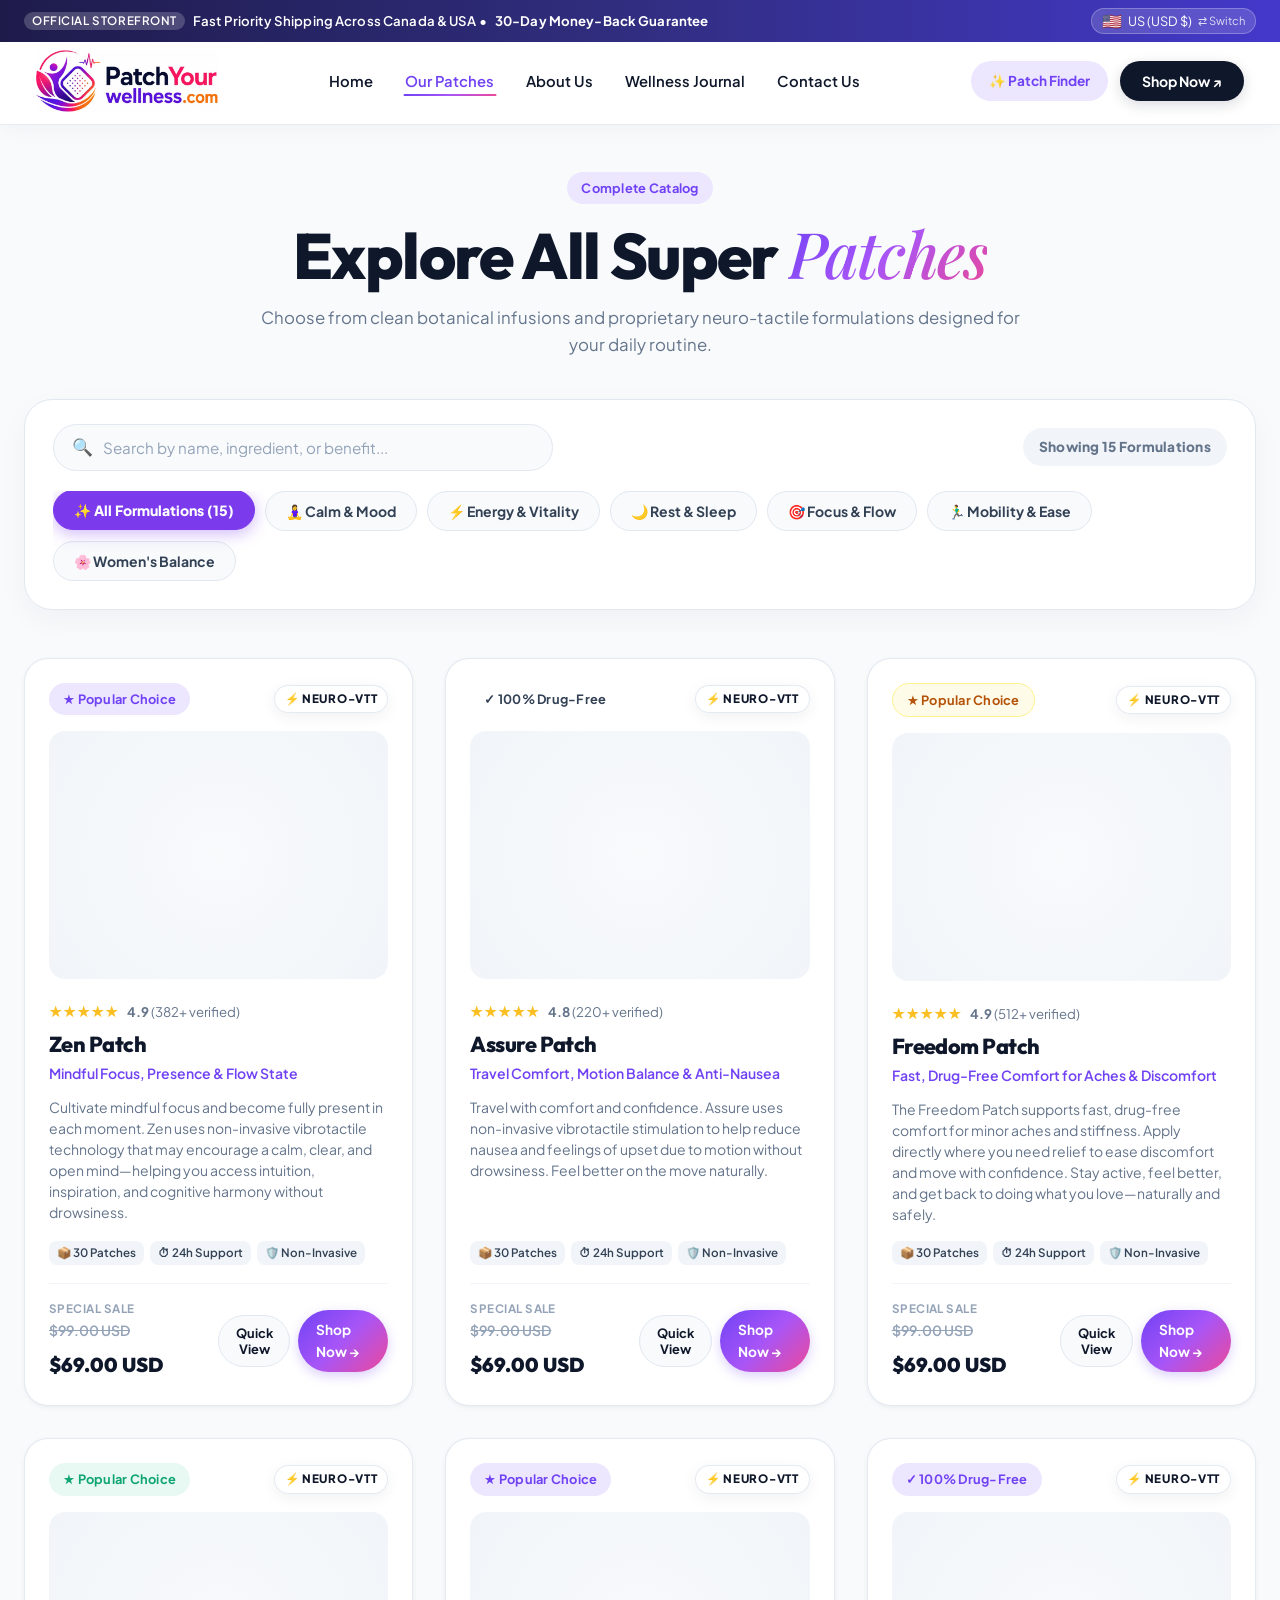
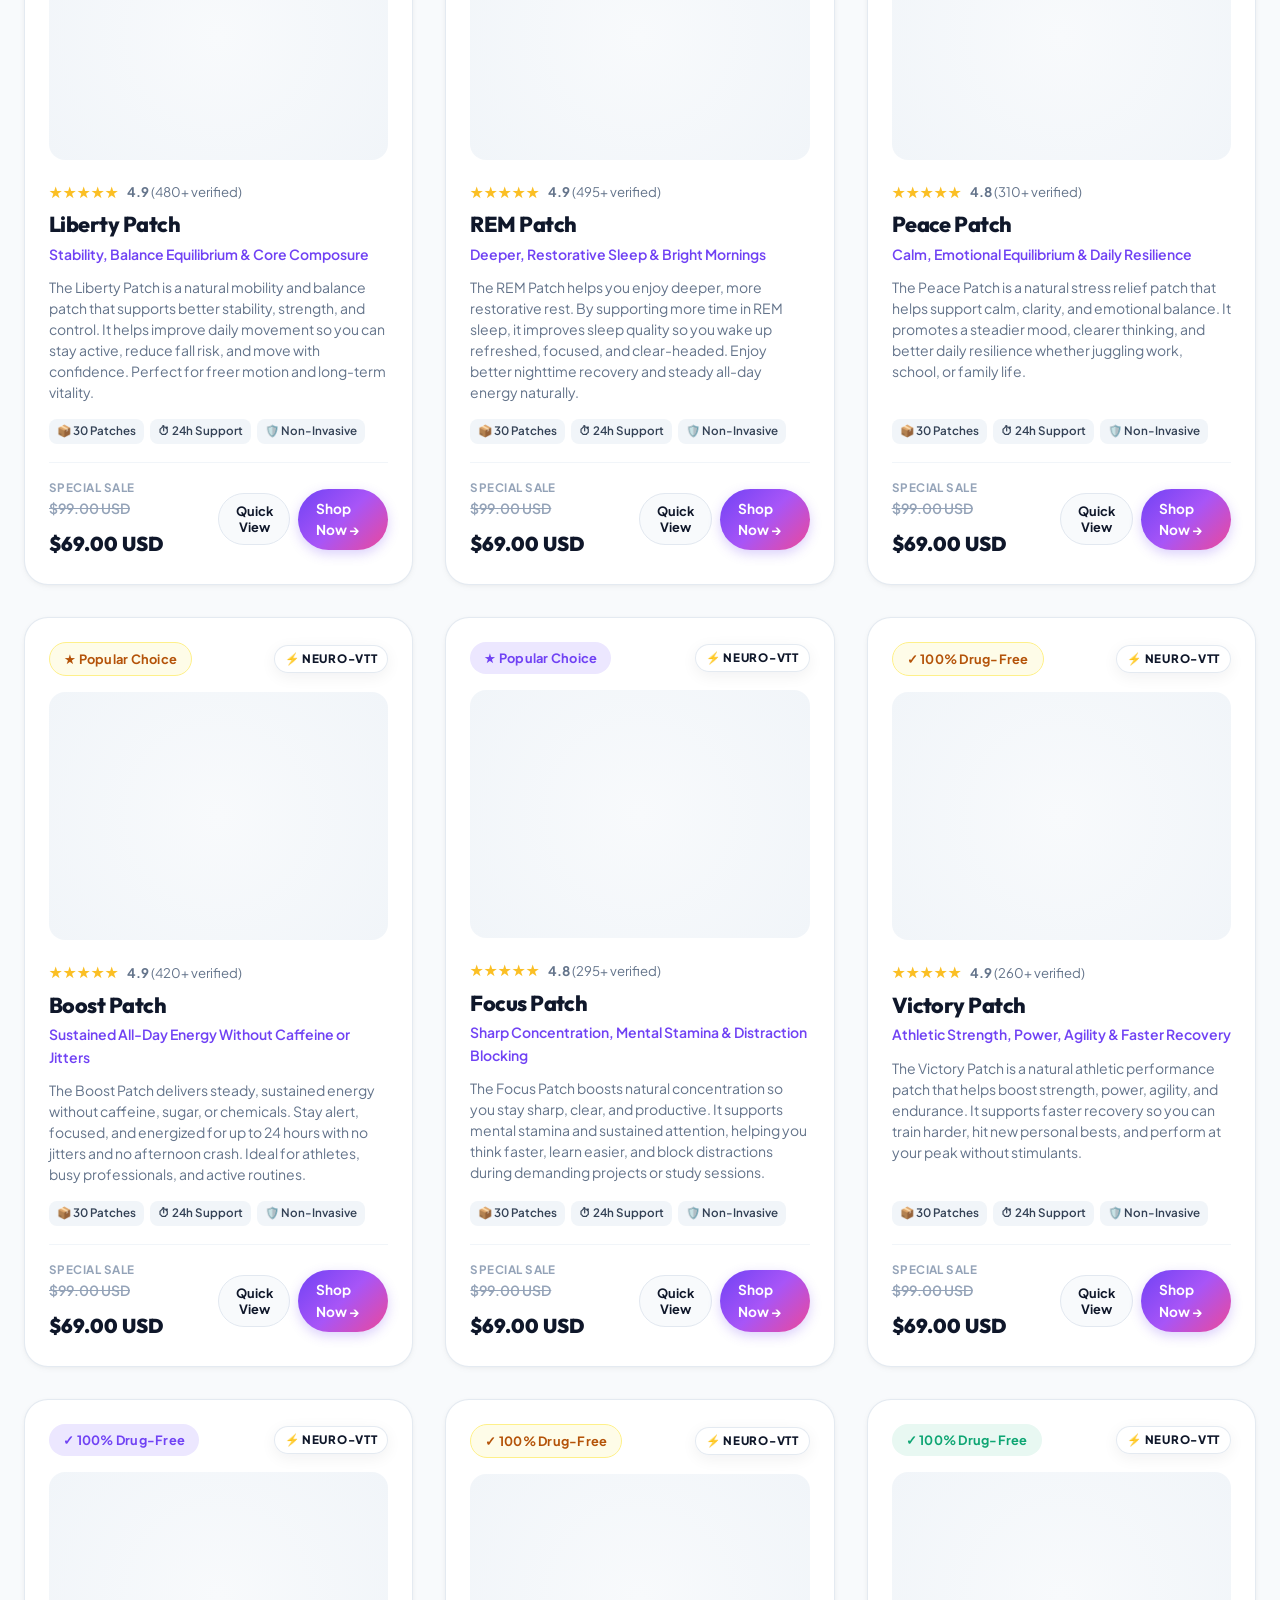
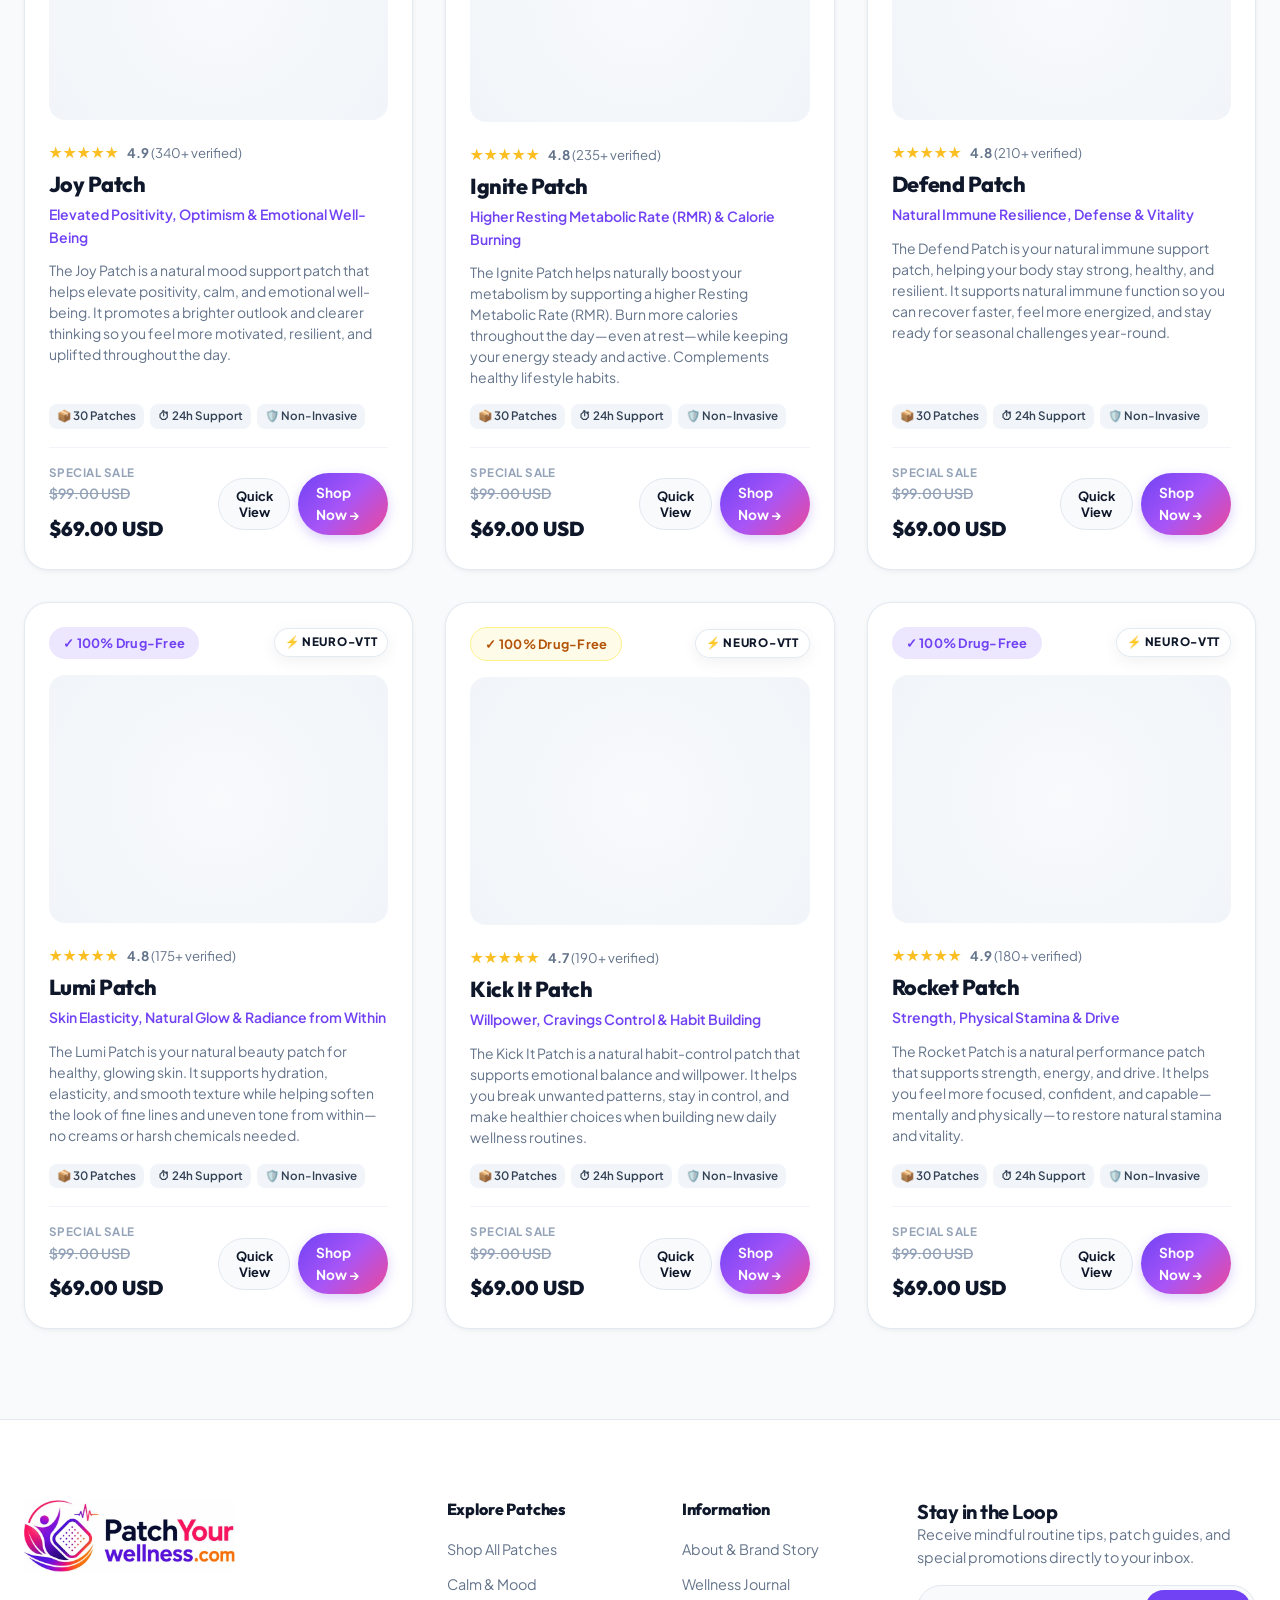
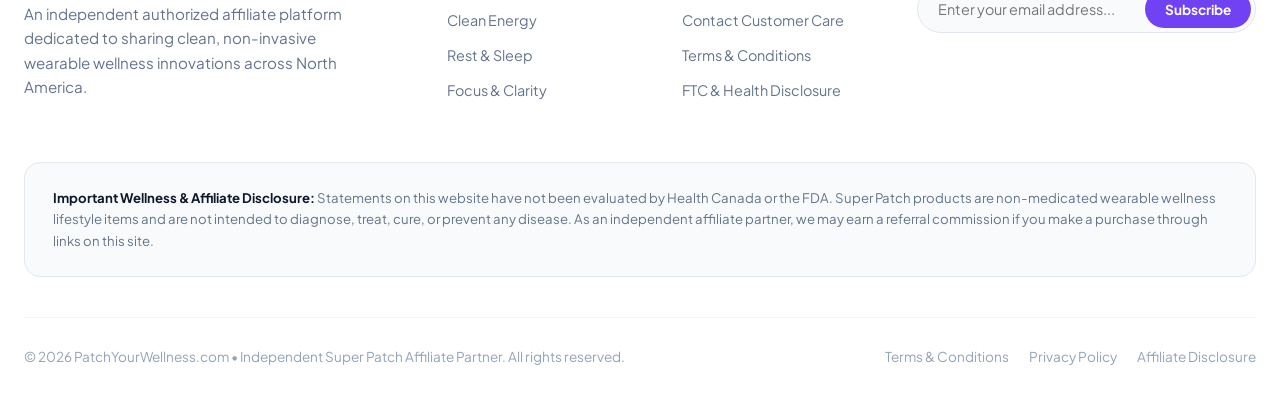
<file: shop.html>
<!DOCTYPE html>
<html lang="en">
<head>
  <meta charset="UTF-8">
  <meta name="viewport" content="width=device-width, initial-scale=1.0">
  <title>Shop All Wearable Wellness Patches | PatchYourWellness.com</title>
  <meta name="description" content="Explore all 15 authentic Super Patch wearable formulations at PatchYourWellness.com. 100% drug-free patches for stress relief, focus, clean energy, restorative sleep, and physical comfort.">
  <meta name="keywords" content="buy Super Patch, wearable wellness patches, Zen Patch, Boost Patch, REM Sleep Patch, Freedom Patch, Liberty Patch, non-invasive wellness shop">
  <meta name="robots" content="index, follow, max-image-preview:large">
  <link rel="canonical" href="https://patchyourwellness.com/shop.html">

  <!-- Open Graph / Facebook -->
  <meta property="og:locale" content="en_US">
  <meta property="og:type" content="website">
  <meta property="og:title" content="Shop All Wearable Wellness Patches | PatchYourWellness.com">
  <meta property="og:description" content="Explore all 15 authentic Super Patch wearable formulations at PatchYourWellness.com. Non-medicated patches for calm, vitality, sleep, and physical comfort.">
  <meta property="og:url" content="https://patchyourwellness.com/shop.html">
  <meta property="og:site_name" content="PatchYourWellness.com">
  <meta property="og:image" content="https://patchyourwellness.com/images/products/zen-patch.webp">

  <!-- Twitter Card -->
  <meta name="twitter:card" content="summary_large_image">
  <meta name="twitter:title" content="Shop Wearable Wellness Patches | PatchYourWellness.com">
  <meta name="twitter:description" content="Discover 15 non-invasive wellness patches for daily balance, energy, focus, and recovery.">
  <meta name="twitter:image" content="https://patchyourwellness.com/images/products/zen-patch.webp">

  <!-- Schema.org JSON-LD Structured Data -->
  <script type="application/ld+json">
  {
    "@context": "https://schema.org",
    "@type": "CollectionPage",
    "name": "Wearable Wellness Patches Catalog",
    "url": "https://patchyourwellness.com/shop.html",
    "description": "Full collection of non-invasive, drug-free vibrotactile wellness patches.",
    "publisher": {
      "@type": "Organization",
      "name": "PatchYourWellness.com",
      "url": "https://patchyourwellness.com/",
      "logo": "https://patchyourwellness.com/images/logo.png"
    }
  }
  </script>

  <!-- Google Fonts Preconnect & Optimized Loading -->
  <link rel="preconnect" href="https://fonts.googleapis.com">
  <link rel="preconnect" href="https://fonts.gstatic.com" crossorigin>
  <link rel="preload" as="style" href="https://fonts.googleapis.com/css2?family=Outfit:wght@400;500;600;700;800&family=Plus+Jakarta+Sans:wght@400;500;600;700&family=Playfair+Display:ital,wght@0,600;1,500;1,600&display=swap">
  <link rel="stylesheet" href="https://fonts.googleapis.com/css2?family=Outfit:wght@400;500;600;700;800&family=Plus+Jakarta+Sans:wght@400;500;600;700&family=Playfair+Display:ital,wght@0,600;1,500;1,600&display=swap" media="print" onload="this.media='all'">
  <noscript>
    <link rel="stylesheet" href="https://fonts.googleapis.com/css2?family=Outfit:wght@400;500;600;700;800&family=Plus+Jakarta+Sans:wght@400;500;600;700&family=Playfair+Display:ital,wght@0,600;1,500;1,600&display=swap">
  </noscript>

  <link rel="stylesheet" href="css/main.css">
  <link rel="stylesheet" href="css/components.css">
  <link rel="stylesheet" href="css/pages.css">

  <!-- Favicon & App Icons -->
  <link rel="icon" type="image/png" sizes="32x32" href="favicon-32x32.png">
  <link rel="icon" type="image/png" sizes="512x512" href="favicon.png">
  <link rel="apple-touch-icon" sizes="180x180" href="apple-touch-icon.png">
  <link rel="shortcut icon" href="favicon.ico">
</head>
<body>

  <!-- Top Bar -->
  <div class="top-bar">
    <div class="container top-bar-inner">
      <div class="top-bar-message">
        <span class="top-bar-badge">Official Storefront</span>
        <span class="top-bar-desktop-text">Fast Priority Shipping Across Canada & USA • </span>
        <span class="top-bar-guarantee-text">30-Day Money-Back Guarantee</span>
      </div>
      <div class="top-bar-controls">
        <button class="region-currency-toggle" title="Switch between USA (USD) and Canada (CAD)">
          <span class="region-flag">🇺🇸</span>
          <span class="region-text">US (USD $)</span>
          <span style="font-size: 0.7rem; opacity: 0.8;">⇄ Switch</span>
        </button>
      </div>
    </div>
  </div>

  <!-- Header -->
  <header class="site-header">
    <div class="container">
      <div class="nav-container">
        <a href="/" class="brand-logo" aria-label="PatchYourWellness Home">
          <img src="images/logo.webp" width="180" height="61" decoding="async" alt="PatchYourWellness.com" class="brand-logo-img">
        </a>

        <nav class="nav-menu">
          <a href="/" class="nav-link">Home</a>
          <a href="shop.html" class="nav-link active">Our Patches</a>
          <a href="about.html" class="nav-link">About Us</a>
          <a href="blog.html" class="nav-link">Wellness Journal</a>
          <a href="contact.html" class="nav-link">Contact Us</a>
        </nav>

        <div class="nav-actions">
          <a href="/#routine-finder" class="btn-quiz-shortcut">✨ Patch Finder</a>
          <a href="https://ca.superpatch.com/?rsu=zenwellness" target="_blank" rel="noopener noreferrer" class="btn-nav-cta">Shop Now ↗</a>
          <button class="mobile-toggle" aria-label="Open mobile menu">☰</button>
        </div>
      </div>
    </div>
  </header>

  <!-- Mobile Menu -->
  <div class="mobile-menu">
    <div class="mobile-menu-header">
      <a href="/" class="brand-logo" aria-label="PatchYourWellness Home">
        <img src="images/logo.webp" width="180" height="61" decoding="async" alt="PatchYourWellness.com" class="brand-logo-img">
      </a>
      <button class="mobile-menu-close" style="background:none; font-size:1.8rem; cursor:pointer;">✕</button>
    </div>
    <div class="mobile-nav-links">
      <a href="/">Home</a>
      <a href="shop.html">Our Patches</a>
      <a href="about.html">About Us</a>
      <a href="blog.html">Wellness Journal</a>
      <a href="contact.html">Contact Us</a>
      <a href="/#routine-finder" class="mobile-patch-finder-link">✨ Patch Finder</a>
    </div>
    <a href="https://ca.superpatch.com/?rsu=zenwellness" target="_blank" rel="noopener noreferrer" class="btn btn-primary" style="width:100%; margin-top:auto;">
      Visit Official Store ↗
    </a>
  </div>

  <!-- Shop Main Area -->
  <main class="section-hero" style="padding-top: 130px; background: var(--bg-secondary); min-height: 80vh;">
    <div class="container">
      <div class="shop-header-area">
        <span class="badge badge-purple" style="margin-bottom: 12px;">Complete Catalog</span>
        <h1>Explore All Super <span class="editorial-italic">Patches</span></h1>
        <p style="color: var(--text-muted); font-size: 1.05rem; margin-top: 12px;">
          Choose from clean botanical infusions and proprietary neuro-tactile formulations designed for your daily routine.
        </p>
      </div>

      <!-- Controls & Filter Bar -->
      <div class="shop-controls-bar">
        <div class="shop-controls-top-row">
          <div class="shop-search-box">
            <span class="shop-search-icon">🔍</span>
            <input type="text" id="shop-search-input" placeholder="Search by name, ingredient, or benefit...">
          </div>
          <span class="shop-count-badge" id="shop-catalog-counter">Showing 15 Formulations</span>
        </div>

        <div class="category-tabs">
          <button class="tab-btn active" data-filter="all">✨ All Formulations (15)</button>
          <button class="tab-btn" data-filter="calm">🧘‍♀️ Calm & Mood</button>
          <button class="tab-btn" data-filter="energy">⚡ Energy & Vitality</button>
          <button class="tab-btn" data-filter="sleep">🌙 Rest & Sleep</button>
          <button class="tab-btn" data-filter="focus">🎯 Focus & Flow</button>
          <button class="tab-btn" data-filter="mobility">🏃‍♂️ Mobility & Ease</button>
          <button class="tab-btn" data-filter="women">🌸 Women's Balance</button>
        </div>
      </div>

      <!-- Product Grid Render Container -->
      <div id="shop-product-grid" class="product-grid">
        <!-- Rendered dynamically by js/shop.js -->
      </div>
    </div>
  </main>

  <!-- Site Footer -->
  <footer class="site-footer">
    <div class="container">
      <div class="footer-top">
        <div class="footer-brand">
          <a href="/" class="brand-logo" aria-label="PatchYourWellness Home">
            <img src="images/logo.webp" width="180" height="61" decoding="async" alt="PatchYourWellness.com" class="brand-logo-img">
          </a>
          <p>
            An independent authorized affiliate platform dedicated to sharing clean, non-invasive wearable wellness innovations across North America.
          </p>
        </div>

        <div class="footer-col">
          <h4>Explore Patches</h4>
          <div class="footer-links">
            <a href="shop.html">Shop All Patches</a>
            <a href="shop.html?category=calm">Calm & Mood</a>
            <a href="shop.html?category=energy">Clean Energy</a>
            <a href="shop.html?category=sleep">Rest & Sleep</a>
            <a href="shop.html?category=focus">Focus & Clarity</a>
          </div>
        </div>

        <div class="footer-col">
          <h4>Information</h4>
          <div class="footer-links">
            <a href="about.html">About & Brand Story</a>
            <a href="blog.html">Wellness Journal</a>
            <a href="contact.html">Contact Customer Care</a>
            <a href="terms.html">Terms & Conditions</a>
            <a href="disclosure.html">FTC & Health Disclosure</a>
          </div>
        </div>

        <div class="footer-newsletter">
          <h4>Stay in the Loop</h4>
          <p>Receive mindful routine tips, patch guides, and special promotions directly to your inbox.</p>
          <form class="newsletter-form" action="https://formsubmit.co/ehabshalayel@gmail.com" method="POST">
            <input type="hidden" name="_subject" value="New Newsletter Subscriber - Patch Your Wellness">
            <input type="hidden" name="_captcha" value="false">
            <input type="email" name="email" placeholder="Enter your email address..." required>
            <button type="submit">Subscribe</button>
          </form>
        </div>
      </div>

      <div class="compliance-box">
        <strong>Important Wellness & Affiliate Disclosure:</strong>
        Statements on this website have not been evaluated by Health Canada or the FDA. Super Patch products are non-medicated wearable wellness lifestyle items and are not intended to diagnose, treat, cure, or prevent any disease. As an independent affiliate partner, we may earn a referral commission if you make a purchase through links on this site.
      </div>

      <div class="footer-bottom">
        <div>© 2026 PatchYourWellness.com • Independent Super Patch Affiliate Partner. All rights reserved.</div>
        <div class="footer-legal-links">
          <a href="terms.html">Terms & Conditions</a>
          <a href="privacy.html">Privacy Policy</a>
          <a href="disclosure.html">Affiliate Disclosure</a>
        </div>
      </div>
    </div>
  </footer>

  <script src="js/app.js" defer></script>
  <script src="js/shop.js" defer></script>
</body>
</html>
</file>
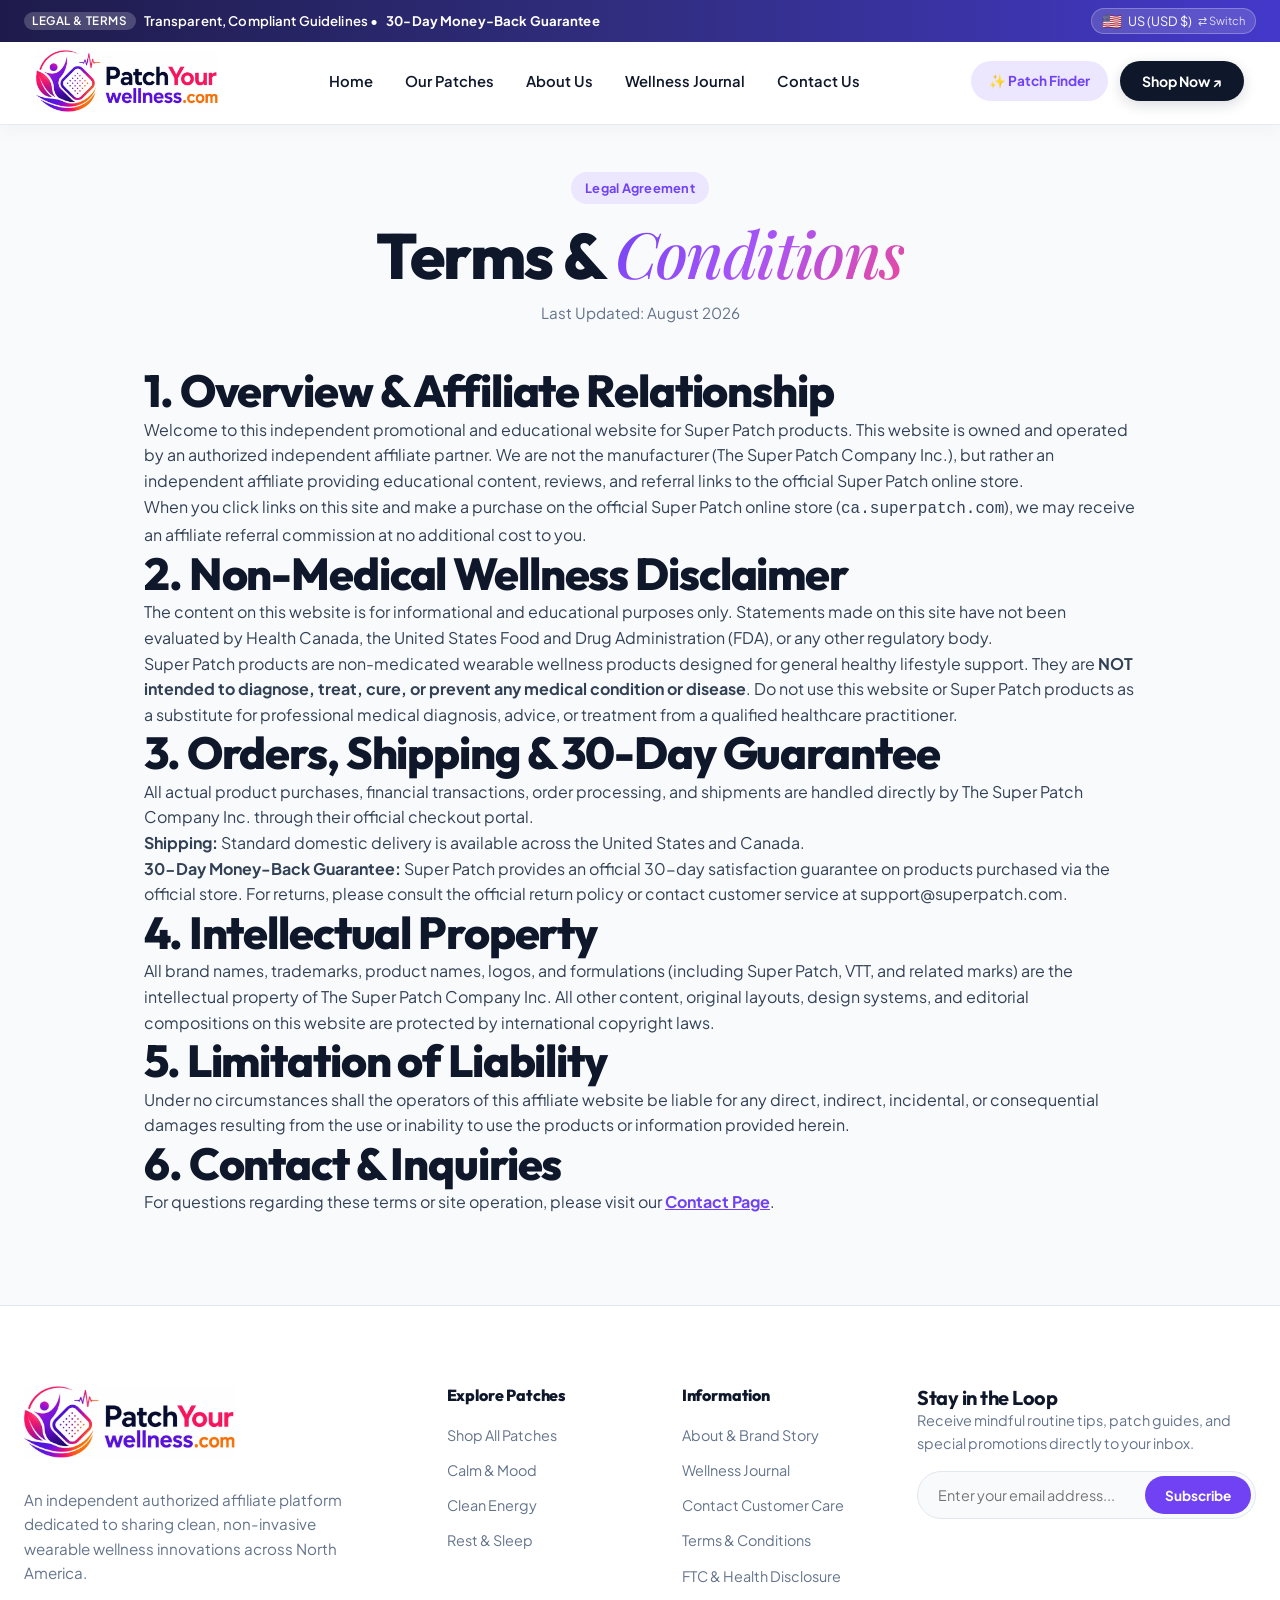
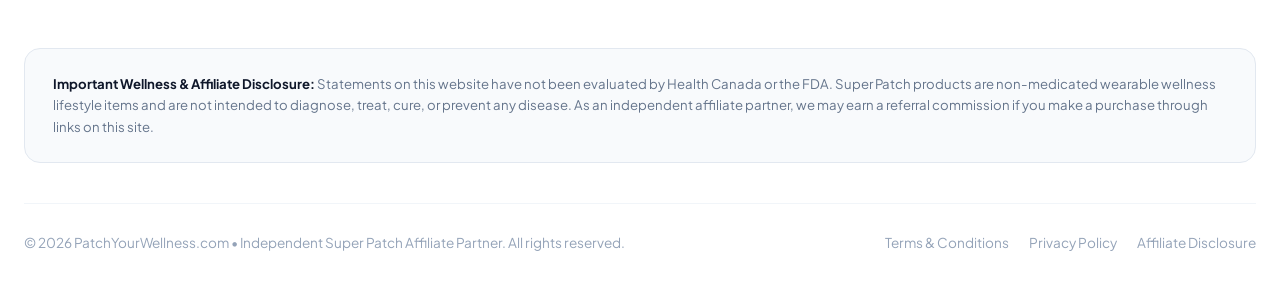
<file: terms.html>
<!DOCTYPE html>
<html lang="en">
<head>
  <meta charset="UTF-8">
  <meta name="viewport" content="width=device-width, initial-scale=1.0">
  <title>Terms & Conditions of Service | PatchYourWellness.com</title>
  <meta name="description" content="Review the website Terms of Service, affiliate order referral guidelines, 30-day money-back guarantee, and usage policies for PatchYourWellness.com.">
  <meta name="robots" content="index, follow, max-image-preview:large">
  <link rel="canonical" href="https://patchyourwellness.com/terms.html">

  <!-- Open Graph / Facebook -->
  <meta property="og:locale" content="en_US">
  <meta property="og:type" content="website">
  <meta property="og:title" content="Terms & Conditions | PatchYourWellness.com">
  <meta property="og:description" content="Review terms of service, customer return policy, and affiliate transparency guidelines on PatchYourWellness.com.">
  <meta property="og:url" content="https://patchyourwellness.com/terms.html">
  <meta property="og:site_name" content="PatchYourWellness.com">
  <meta property="og:image" content="https://patchyourwellness.com/images/hero-zen-patch.jpg">

  <!-- Twitter Card -->
  <meta name="twitter:card" content="summary_large_image">
  <meta name="twitter:title" content="Terms & Conditions | PatchYourWellness.com">
  <meta name="twitter:description" content="Terms of service, referral conditions, and manufacturer guarantees.">
  <meta name="twitter:image" content="https://patchyourwellness.com/images/hero-zen-patch.jpg">

  <!-- Google Fonts Preconnect & Optimized Loading -->
  <link rel="preconnect" href="https://fonts.googleapis.com">
  <link rel="preconnect" href="https://fonts.gstatic.com" crossorigin>
  <link rel="preload" as="style" href="https://fonts.googleapis.com/css2?family=Outfit:wght@400;500;600;700;800&family=Plus+Jakarta+Sans:wght@400;500;600;700&family=Playfair+Display:ital,wght@0,600;1,500;1,600&display=swap">
  <link rel="stylesheet" href="https://fonts.googleapis.com/css2?family=Outfit:wght@400;500;600;700;800&family=Plus+Jakarta+Sans:wght@400;500;600;700&family=Playfair+Display:ital,wght@0,600;1,500;1,600&display=swap" media="print" onload="this.media='all'">
  <noscript>
    <link rel="stylesheet" href="https://fonts.googleapis.com/css2?family=Outfit:wght@400;500;600;700;800&family=Plus+Jakarta+Sans:wght@400;500;600;700&family=Playfair+Display:ital,wght@0,600;1,500;1,600&display=swap">
  </noscript>

  <link rel="stylesheet" href="css/main.css">
  <link rel="stylesheet" href="css/components.css">
  <link rel="stylesheet" href="css/pages.css">

  <!-- Favicon & App Icons -->
  <link rel="icon" type="image/png" sizes="32x32" href="favicon-32x32.png">
  <link rel="icon" type="image/png" sizes="512x512" href="favicon.png">
  <link rel="apple-touch-icon" sizes="180x180" href="apple-touch-icon.png">
  <link rel="shortcut icon" href="favicon.ico">
</head>
<body>

  <!-- Top Bar -->
  <div class="top-bar">
    <div class="container top-bar-inner">
      <div class="top-bar-message">
        <span class="top-bar-badge">Legal & Terms</span>
        <span class="top-bar-desktop-text">Transparent, Compliant Guidelines • </span>
        <span class="top-bar-guarantee-text">30-Day Money-Back Guarantee</span>
      </div>
      <div class="top-bar-controls">
        <button class="region-currency-toggle" title="Switch between USA (USD) and Canada (CAD)">
          <span class="region-flag">🇺🇸</span>
          <span class="region-text">US (USD $)</span>
          <span style="font-size: 0.7rem; opacity: 0.8;">⇄ Switch</span>
        </button>
      </div>
    </div>
  </div>

  <!-- Header -->
  <header class="site-header">
    <div class="container">
      <div class="nav-container">
        <a href="/" class="brand-logo" aria-label="PatchYourWellness Home">
          <img src="images/logo.webp" width="180" height="61" decoding="async" alt="PatchYourWellness.com" class="brand-logo-img">
        </a>

        <nav class="nav-menu">
          <a href="/" class="nav-link">Home</a>
          <a href="shop.html" class="nav-link">Our Patches</a>
          <a href="about.html" class="nav-link">About Us</a>
          <a href="blog.html" class="nav-link">Wellness Journal</a>
          <a href="contact.html" class="nav-link">Contact Us</a>
        </nav>

        <div class="nav-actions">
          <a href="/#routine-finder" class="btn-quiz-shortcut">✨ Patch Finder</a>
          <a href="https://ca.superpatch.com/?rsu=zenwellness" target="_blank" rel="noopener noreferrer" class="btn-nav-cta">Shop Now ↗</a>
          <button class="mobile-toggle" aria-label="Open mobile menu">☰</button>
        </div>
      </div>
    </div>
  </header>

  <!-- Mobile Menu Overlay -->
  <div class="mobile-menu">
    <div class="mobile-menu-header">
      <a href="/" class="brand-logo" aria-label="PatchYourWellness Home">
        <img src="images/logo.webp" width="180" height="61" decoding="async" alt="PatchYourWellness.com" class="brand-logo-img">
      </a>
      <button class="mobile-menu-close" style="background:none; font-size:1.8rem; cursor:pointer;">✕</button>
    </div>
    <div class="mobile-nav-links">
      <a href="/">Home</a>
      <a href="shop.html">Our Patches</a>
      <a href="about.html">About Us</a>
      <a href="blog.html">Wellness Journal</a>
      <a href="contact.html">Contact Us</a>
      <a href="/#routine-finder" class="mobile-patch-finder-link">✨ Patch Finder</a>
    </div>
    <a href="https://ca.superpatch.com/?rsu=zenwellness" target="_blank" rel="noopener noreferrer" class="btn btn-primary" style="width:100%; margin-top:auto;">
      Visit Official Store ↗
    </a>
  </div>

  <!-- Legal Main Content -->
  <main class="section-hero" style="padding-top: 130px; background: var(--bg-secondary); min-height: 80vh;">
    <div class="container-narrow">
      <div style="text-align: center; margin-bottom: 40px;">
        <span class="badge badge-purple" style="margin-bottom: 12px;">Legal Agreement</span>
        <h1>Terms & <span class="editorial-italic">Conditions</span></h1>
        <p style="color: var(--text-muted); font-size: 0.95rem; margin-top: 8px;">Last Updated: August 2026</p>
      </div>

      <div class="legal-content-card">
        <h2>1. Overview & Affiliate Relationship</h2>
        <p>
          Welcome to this independent promotional and educational website for Super Patch products. This website is owned and operated by an authorized independent affiliate partner. We are not the manufacturer (The Super Patch Company Inc.), but rather an independent affiliate providing educational content, reviews, and referral links to the official Super Patch online store.
        </p>
        <p>
          When you click links on this site and make a purchase on the official Super Patch online store (<code>ca.superpatch.com</code>), we may receive an affiliate referral commission at no additional cost to you.
        </p>

        <h2>2. Non-Medical Wellness Disclaimer</h2>
        <p>
          The content on this website is for informational and educational purposes only. Statements made on this site have not been evaluated by Health Canada, the United States Food and Drug Administration (FDA), or any other regulatory body.
        </p>
        <p>
          Super Patch products are non-medicated wearable wellness products designed for general healthy lifestyle support. They are <strong>NOT intended to diagnose, treat, cure, or prevent any medical condition or disease</strong>. Do not use this website or Super Patch products as a substitute for professional medical diagnosis, advice, or treatment from a qualified healthcare practitioner.
        </p>

        <h2>3. Orders, Shipping & 30-Day Guarantee</h2>
        <p>
          All actual product purchases, financial transactions, order processing, and shipments are handled directly by The Super Patch Company Inc. through their official checkout portal.
        </p>
        <ul>
          <li><strong>Shipping:</strong> Standard domestic delivery is available across the United States and Canada.</li>
          <li><strong>30-Day Money-Back Guarantee:</strong> Super Patch provides an official 30-day satisfaction guarantee on products purchased via the official store. For returns, please consult the official return policy or contact customer service at support@superpatch.com.</li>
        </ul>

        <h2>4. Intellectual Property</h2>
        <p>
          All brand names, trademarks, product names, logos, and formulations (including Super Patch, VTT, and related marks) are the intellectual property of The Super Patch Company Inc. All other content, original layouts, design systems, and editorial compositions on this website are protected by international copyright laws.
        </p>

        <h2>5. Limitation of Liability</h2>
        <p>
          Under no circumstances shall the operators of this affiliate website be liable for any direct, indirect, incidental, or consequential damages resulting from the use or inability to use the products or information provided herein.
        </p>

        <h2>6. Contact & Inquiries</h2>
        <p>
          For questions regarding these terms or site operation, please visit our <a href="contact.html" style="color: var(--brand-purple); font-weight: 700; text-decoration: underline;">Contact Page</a>.
        </p>
      </div>
    </div>
  </main>

  <!-- Site Footer -->
  <footer class="site-footer">
    <div class="container">
      <div class="footer-top">
        <div class="footer-brand">
          <a href="/" class="brand-logo" aria-label="PatchYourWellness Home">
            <img src="images/logo.webp" width="180" height="61" decoding="async" alt="PatchYourWellness.com" class="brand-logo-img">
          </a>
          <p>
            An independent authorized affiliate platform dedicated to sharing clean, non-invasive wearable wellness innovations across North America.
          </p>
        </div>

        <div class="footer-col">
          <h4>Explore Patches</h4>
          <div class="footer-links">
            <a href="shop.html">Shop All Patches</a>
            <a href="shop.html?category=calm">Calm & Mood</a>
            <a href="shop.html?category=energy">Clean Energy</a>
            <a href="shop.html?category=sleep">Rest & Sleep</a>
          </div>
        </div>

        <div class="footer-col">
          <h4>Information</h4>
          <div class="footer-links">
            <a href="about.html">About & Brand Story</a>
            <a href="blog.html">Wellness Journal</a>
            <a href="contact.html">Contact Customer Care</a>
            <a href="terms.html">Terms & Conditions</a>
            <a href="disclosure.html">FTC & Health Disclosure</a>
          </div>
        </div>

        <div class="footer-newsletter">
          <h4>Stay in the Loop</h4>
          <p>Receive mindful routine tips, patch guides, and special promotions directly to your inbox.</p>
          <form class="newsletter-form" action="https://formsubmit.co/ehabshalayel@gmail.com" method="POST">
            <input type="hidden" name="_subject" value="New Newsletter Subscriber - Patch Your Wellness">
            <input type="hidden" name="_captcha" value="false">
            <input type="email" name="email" placeholder="Enter your email address..." required>
            <button type="submit">Subscribe</button>
          </form>
        </div>
      </div>

      <div class="compliance-box">
        <strong>Important Wellness & Affiliate Disclosure:</strong>
        Statements on this website have not been evaluated by Health Canada or the FDA. Super Patch products are non-medicated wearable wellness lifestyle items and are not intended to diagnose, treat, cure, or prevent any disease. As an independent affiliate partner, we may earn a referral commission if you make a purchase through links on this site.
      </div>

      <div class="footer-bottom">
        <div>© 2026 PatchYourWellness.com • Independent Super Patch Affiliate Partner. All rights reserved.</div>
        <div class="footer-legal-links">
          <a href="terms.html">Terms & Conditions</a>
          <a href="privacy.html">Privacy Policy</a>
          <a href="disclosure.html">Affiliate Disclosure</a>
        </div>
      </div>
    </div>
  </footer>

  <script src="js/app.js" defer></script>
</body>
</html>
</file>
<file: css/main.css>
/* ==========================================================================
   SUPER PATCH - MASTER DESIGN SYSTEM (BRIGHT, LUXURY, LIGHT WELLNESS)
   ========================================================================== */

/* Fonts loaded via preconnected HTML link tags for maximum Core Web Vitals speed */

:root {
  /* Core Color Palette - Bright, Luminous, Pure */
  --bg-primary: #ffffff;
  --bg-secondary: #f8fafc;
  --bg-tertiary: #f1f5f9;
  --bg-card: #ffffff;
  --bg-glass: rgba(255, 255, 255, 0.85);
  --bg-glass-strong: rgba(255, 255, 255, 0.95);

  /* Primary Brand Gradients & Accents */
  --brand-purple: #7042f4;
  --brand-purple-light: #ece7ff;
  --brand-violet: #8e54e9;
  --brand-pink: #ff3385;
  --brand-pink-light: #fff0f6;
  --brand-orange: #ff6a00;
  --brand-orange-light: #fff4ec;
  --brand-blue: #0088ff;
  --brand-blue-light: #e8f4ff;
  --brand-emerald: #0ea573;
  --brand-emerald-light: #e8f8f2;
  --brand-gold: #eab308;
  --brand-gold-light: #fefce8;

  /* Neutrals & Text */
  --text-dark: #0f172a;
  --text-body: #334155;
  --text-muted: #64748b;
  --text-light: #94a3b8;
  --border-light: #e2e8f0;
  --border-subtle: #f1f5f9;
  --border-focus: #c7d2fe;

  /* Gradients */
  --grad-primary: linear-gradient(135deg, #7042f4 0%, #a855f7 50%, #ec4899 100%);
  --grad-sunset: linear-gradient(135deg, #ff6a00 0%, #ee0979 100%);
  --grad-ocean: linear-gradient(135deg, #0088ff 0%, #00d2ff 100%);
  --grad-zen: linear-gradient(135deg, #8a2387 0%, #e94057 50%, #f27121 100%);
  --grad-card-glow: linear-gradient(180deg, rgba(255,255,255,1) 0%, rgba(248,250,252,0.8) 100%);
  --grad-ambient: radial-gradient(circle at 50% -20%, rgba(139, 92, 246, 0.12) 0%, rgba(236, 72, 153, 0.06) 40%, rgba(255, 255, 255, 0) 70%);

  /* Shadows */
  --shadow-xs: 0 1px 2px 0 rgba(15, 23, 42, 0.05);
  --shadow-sm: 0 2px 8px -2px rgba(15, 23, 42, 0.06), 0 1px 4px -1px rgba(15, 23, 42, 0.04);
  --shadow-md: 0 8px 24px -4px rgba(15, 23, 42, 0.08), 0 4px 8px -2px rgba(15, 23, 42, 0.04);
  --shadow-lg: 0 20px 40px -12px rgba(15, 23, 42, 0.12), 0 8px 16px -4px rgba(15, 23, 42, 0.06);
  --shadow-xl: 0 30px 60px -15px rgba(15, 23, 42, 0.16), 0 12px 24px -6px rgba(15, 23, 42, 0.08);
  --shadow-glow: 0 12px 36px rgba(112, 66, 244, 0.22);
  --shadow-gold: 0 8px 24px rgba(234, 179, 8, 0.25);

  /* Typography */
  --font-heading: 'Outfit', -apple-system, BlinkMacSystemFont, 'Segoe UI', Roboto, sans-serif;
  --font-body: 'Plus Jakarta Sans', -apple-system, BlinkMacSystemFont, 'Segoe UI', Roboto, sans-serif;
  --font-editorial: 'Playfair Display', Georgia, serif;

  /* Layout & Radius */
  --radius-sm: 8px;
  --radius-md: 16px;
  --radius-lg: 24px;
  --radius-xl: 32px;
  --radius-pill: 9999px;
  --max-width: 1280px;
  --max-width-narrow: 1040px;
  --header-height: 80px;
}

/* ==========================================================================
   CSS RESET & BASE
   ========================================================================== */
*, *::before, *::after {
  box-sizing: border-box;
  margin: 0;
  padding: 0;
}

html {
  font-size: 16px;
  scroll-behavior: smooth;
  -webkit-font-smoothing: antialiased;
  -moz-osx-font-smoothing: grayscale;
  text-rendering: optimizeLegibility;
  touch-action: manipulation;
}

body {
  font-family: var(--font-body);
  background-color: var(--bg-primary);
  color: var(--text-body);
  line-height: 1.6;
  overflow-x: hidden;
  position: relative;
  background-image: 
    radial-gradient(at 10% 10%, rgba(139, 92, 246, 0.04) 0px, transparent 50%),
    radial-gradient(at 90% 20%, rgba(236, 72, 153, 0.04) 0px, transparent 50%),
    radial-gradient(at 50% 80%, rgba(56, 189, 248, 0.04) 0px, transparent 50%);
  background-attachment: fixed;
}

img, svg, video {
  max-width: 100%;
  height: auto;
  display: block;
}

img {
  content-visibility: auto;
}

.brand-logo-img, .hero-section img {
  content-visibility: visible;
}

a {
  color: inherit;
  text-decoration: none;
  transition: all 0.25s ease;
}

button, input, select, textarea {
  font-family: inherit;
  font-size: inherit;
  border: none;
  outline: none;
}

ul, ol {
  list-style: none;
}

/* Headings */
h1, h2, h3, h4, h5, h6 {
  font-family: var(--font-heading);
  color: var(--text-dark);
  font-weight: 800;
  line-height: 1.15;
  letter-spacing: -0.025em;
}

h1 { font-size: clamp(2.5rem, 5vw, 4.2rem); }
h2 { font-size: clamp(2rem, 3.5vw, 3rem); }
h3 { font-size: clamp(1.4rem, 2.2vw, 1.85rem); }
h4 { font-size: 1.25rem; font-weight: 700; }
h5 { font-size: 1.05rem; font-weight: 600; }

.editorial-italic {
  font-family: var(--font-editorial);
  font-style: italic;
  font-weight: 500;
  background: var(--grad-primary);
  -webkit-background-clip: text;
  -webkit-text-fill-color: transparent;
}

/* Container */
.container {
  width: 100%;
  max-width: var(--max-width);
  margin: 0 auto;
  padding: 0 24px;
}

.container-narrow {
  width: 100%;
  max-width: var(--max-width-narrow);
  margin: 0 auto;
  padding: 0 24px;
}

/* Section Spacing */
.section {
  padding: 96px 0;
  position: relative;
}

.section-sm {
  padding: 60px 0;
}

.section-hero {
  padding-top: 140px;
  padding-bottom: 90px;
  position: relative;
  overflow: hidden;
}

/* ==========================================================================
   TOP ANNOUNCEMENT BAR & CURRENCY SELECTOR
   ========================================================================== */
.top-bar {
  background: linear-gradient(90deg, #1e1b4b 0%, #312e81 50%, #4338ca 100%);
  color: #ffffff;
  font-size: 0.825rem;
  font-weight: 600;
  letter-spacing: 0.01em;
  padding: 8px 0;
  position: relative;
  z-index: 100;
  display: flex;
  align-items: center;
  min-height: 38px;
  box-sizing: border-box;
}

.top-bar-inner {
  display: flex;
  justify-content: space-between;
  align-items: center;
  width: 100%;
  gap: 16px;
}

.top-bar-message {
  display: inline-flex;
  align-items: center;
  gap: 8px;
  line-height: 1;
}

.top-bar-badge {
  background: rgba(255, 255, 255, 0.2);
  backdrop-filter: blur(4px);
  padding: 3px 8px;
  border-radius: var(--radius-pill);
  font-size: 0.725rem;
  text-transform: uppercase;
  letter-spacing: 0.05em;
  display: inline-flex;
  align-items: center;
  line-height: 1;
}

.top-bar-controls {
  display: inline-flex;
  align-items: center;
  gap: 20px;
  line-height: 1;
}

.region-currency-toggle {
  display: inline-flex;
  align-items: center;
  justify-content: center;
  gap: 6px;
  background: rgba(255, 255, 255, 0.15);
  border: 1px solid rgba(255, 255, 255, 0.25);
  padding: 4px 10px;
  border-radius: var(--radius-pill);
  cursor: pointer;
  transition: all 0.2s ease;
  font-size: 0.8rem;
  color: #ffffff;
  line-height: 1;
}

.region-currency-toggle:hover {
  background: rgba(255, 255, 255, 0.28);
}

.region-flag {
  font-size: 1rem;
  line-height: 1;
}

.top-bar-desktop-text {
  display: inline-flex;
  align-items: center;
  line-height: 1;
}

.top-bar-guarantee-text {
  display: inline-flex;
  align-items: center;
  line-height: 1;
  font-weight: 700;
}

/* ==========================================================================
   MAIN NAVIGATION & HEADER
   ========================================================================== */
.site-header {
  position: fixed;
  top: 38px;
  left: 0;
  right: 0;
  width: 100%;
  z-index: 90;
  transition: all 0.35s ease;
  padding: 0;
  background: rgba(255, 255, 255, 0.94);
  backdrop-filter: blur(16px);
  -webkit-backdrop-filter: blur(16px);
  border-bottom: 1px solid rgba(226, 232, 240, 0.85);
  box-shadow: 0 4px 20px rgba(15, 23, 42, 0.04);
  display: flex;
  align-items: center;
}

.site-header.scrolled {
  top: 0;
  background: rgba(255, 255, 255, 0.98);
  box-shadow: var(--shadow-sm);
}

.site-header .container {
  max-width: 100%;
  width: 100%;
  padding: 0 36px;
  display: flex;
  align-items: center;
}

.nav-container {
  display: flex;
  align-items: center;
  justify-content: space-between;
  background: transparent;
  backdrop-filter: none;
  -webkit-backdrop-filter: none;
  border: none;
  box-shadow: none;
  border-radius: 0;
  padding: 12px 0;
  width: 100%;
  transition: all 0.3s ease;
}

.site-header.scrolled .nav-container {
  padding: 10px 0;
}

.brand-logo {
  display: inline-flex;
  align-items: center;
  gap: 10px;
  line-height: 1;
  text-decoration: none;
}

.brand-logo-img {
  height: 60px;
  width: auto;
  max-width: 320px;
  object-fit: contain;
  display: block;
  transition: transform 0.25s ease, opacity 0.25s ease, height 0.25s ease;
}

.site-header .brand-logo-img {
  height: 62px;
  max-width: 320px;
}

.site-header.scrolled .brand-logo-img {
  height: 50px;
}

.brand-logo:hover .brand-logo-img {
  transform: scale(1.03);
  opacity: 0.95;
}

.mobile-menu-header .brand-logo-img {
  height: 48px;
  max-width: 240px;
}

.footer-brand .brand-logo {
  margin-bottom: 14px;
}

.footer-brand .brand-logo-img {
  height: 72px;
  max-width: 340px;
}

.logo-symbol {
  width: 38px;
  height: 38px;
  background: var(--grad-primary);
  border-radius: 10px;
  display: inline-flex;
  align-items: center;
  justify-content: center;
  color: #ffffff;
  font-weight: 900;
  font-size: 1.15rem;
  box-shadow: 0 4px 12px rgba(112, 66, 244, 0.3);
  transform: rotate(-3deg);
  transition: transform 0.3s ease;
  flex-shrink: 0;
  line-height: 1;
}

.brand-logo:hover .logo-symbol {
  transform: rotate(0deg) scale(1.05);
}

.logo-text {
  display: inline-flex;
  align-items: center;
  line-height: 1;
}

.logo-text span {
  background: var(--grad-primary);
  -webkit-background-clip: text;
  -webkit-text-fill-color: transparent;
}

.nav-menu {
  display: flex;
  align-items: center;
  gap: 28px;
  margin: 0;
  padding: 0;
}

.nav-link {
  font-size: 0.925rem;
  font-weight: 600;
  color: var(--text-dark);
  position: relative;
  display: inline-flex;
  align-items: center;
  line-height: 1;
  padding: 8px 2px;
  text-decoration: none;
}

.nav-link::after {
  content: '';
  position: absolute;
  bottom: 0;
  left: 50%;
  transform: translateX(-50%);
  width: 0%;
  height: 2px;
  background: var(--grad-primary);
  border-radius: 2px;
  transition: width 0.25s ease;
}

.nav-link:hover, .nav-link.active {
  color: var(--brand-purple);
}

.nav-link:hover::after, .nav-link.active::after {
  width: 100%;
}

.nav-actions {
  display: flex;
  align-items: center;
  gap: 12px;
}

.btn-quiz-shortcut {
  font-size: 0.85rem;
  font-weight: 700;
  color: var(--brand-purple);
  background: var(--brand-purple-light);
  height: 40px;
  padding: 0 18px;
  border-radius: var(--radius-pill);
  display: inline-flex;
  align-items: center;
  justify-content: center;
  gap: 6px;
  line-height: 1;
  transition: all 0.2s ease;
  box-sizing: border-box;
  text-decoration: none;
}

.btn-quiz-shortcut:hover {
  background: #dfd7ff;
  transform: translateY(-1px);
}

.btn-nav-cta {
  background: var(--text-dark);
  color: #ffffff;
  font-size: 0.875rem;
  font-weight: 700;
  height: 40px;
  padding: 0 22px;
  border-radius: var(--radius-pill);
  display: inline-flex;
  align-items: center;
  justify-content: center;
  gap: 8px;
  line-height: 1;
  box-shadow: 0 4px 14px rgba(15, 23, 42, 0.15);
  transition: all 0.25s ease;
  box-sizing: border-box;
  text-decoration: none;
}

.btn-nav-cta:hover {
  background: var(--brand-purple);
  box-shadow: var(--shadow-glow);
  transform: translateY(-1px);
}

/* Mobile Toggle */
.mobile-toggle {
  display: none;
  background: none;
  border: none;
  font-size: 1.5rem;
  color: var(--text-dark);
  cursor: pointer;
  padding: 4px;
  line-height: 1;
  align-items: center;
  justify-content: center;
}

/* Mobile Navigation Overlay */
.mobile-menu {
  position: fixed;
  top: 0;
  left: 0;
  width: 100%;
  height: 100vh;
  background: rgba(255, 255, 255, 0.98);
  backdrop-filter: blur(20px);
  z-index: 999;
  display: flex;
  flex-direction: column;
  padding: 30px 24px;
  transform: translateY(-100%);
  transition: transform 0.4s cubic-bezier(0.16, 1, 0.3, 1);
  overflow-y: auto;
}

.mobile-menu.open {
  transform: translateY(0);
}

.mobile-menu-header {
  display: flex;
  justify-content: space-between;
  align-items: center;
  margin-bottom: 36px;
}

.mobile-nav-links {
  display: flex;
  flex-direction: column;
  gap: 20px;
  margin-bottom: 36px;
}

.mobile-nav-links a {
  font-family: var(--font-heading);
  font-size: 1.5rem;
  font-weight: 700;
  color: var(--text-dark);
  transition: color 0.2s ease, transform 0.2s ease;
}

.mobile-nav-links a:hover,
.mobile-nav-links a.active {
  color: var(--brand-purple);
}

.mobile-nav-links a.mobile-patch-finder-link {
  color: var(--brand-purple);
  display: inline-flex;
  align-items: center;
  gap: 8px;
}

/* ==========================================================================
   BUTTONS & BADGES SYSTEM
   ========================================================================== */
.btn {
  display: inline-flex;
  align-items: center;
  justify-content: center;
  gap: 10px;
  font-family: var(--font-body);
  font-weight: 700;
  border-radius: var(--radius-pill);
  cursor: pointer;
  transition: all 0.3s cubic-bezier(0.16, 1, 0.3, 1);
  text-align: center;
  position: relative;
  overflow: hidden;
}

.btn-primary {
  background: var(--grad-primary);
  color: #ffffff;
  padding: 16px 36px;
  font-size: 1.05rem;
  box-shadow: 0 10px 25px rgba(112, 66, 244, 0.35);
}

.btn-primary:hover {
  box-shadow: 0 15px 35px rgba(112, 66, 244, 0.5);
  transform: translateY(-2px);
}

.btn-secondary {
  background: #ffffff;
  color: var(--text-dark);
  border: 1.5px solid var(--border-light);
  padding: 15px 32px;
  font-size: 1.05rem;
  box-shadow: var(--shadow-sm);
}

.btn-secondary:hover {
  background: var(--bg-secondary);
  border-color: var(--brand-purple);
  color: var(--brand-purple);
  transform: translateY(-2px);
}

.btn-dark {
  background: var(--text-dark);
  color: #ffffff;
  padding: 16px 34px;
  font-size: 1rem;
}

.btn-dark:hover {
  background: #1e293b;
  transform: translateY(-2px);
}

.btn-sm {
  padding: 10px 20px;
  font-size: 0.875rem;
}

.btn-lg {
  padding: 18px 44px;
  font-size: 1.15rem;
}

.btn-pulse {
  animation: pulse-shadow 2.5s infinite;
}

@keyframes pulse-shadow {
  0% { box-shadow: 0 0 0 0 rgba(112, 66, 244, 0.45); }
  70% { box-shadow: 0 0 0 16px rgba(112, 66, 244, 0); }
  100% { box-shadow: 0 0 0 0 rgba(112, 66, 244, 0); }
}

/* Badges */
.badge {
  display: inline-flex;
  align-items: center;
  gap: 6px;
  padding: 6px 14px;
  border-radius: var(--radius-pill);
  font-size: 0.8rem;
  font-weight: 700;
  letter-spacing: 0.02em;
}

.badge-purple {
  background: var(--brand-purple-light);
  color: var(--brand-purple);
}

.badge-gold {
  background: var(--brand-gold-light);
  color: #b45309;
  border: 1px solid #fef08a;
}

.badge-emerald {
  background: var(--brand-emerald-light);
  color: var(--brand-emerald);
}

.badge-pill-glow {
  background: rgba(255, 255, 255, 0.9);
  border: 1px solid rgba(226, 232, 240, 0.9);
  box-shadow: 0 4px 16px rgba(15, 23, 42, 0.06);
  color: var(--text-dark);
}

/* ==========================================================================
   FOOTER & COMPLIANCE
   ========================================================================== */
.site-footer {
  background: #ffffff;
  border-top: 1px solid var(--border-light);
  padding: 80px 0 30px;
  position: relative;
}

.footer-top {
  display: grid;
  grid-template-columns: 2fr 1fr 1fr 1.5fr;
  gap: 48px;
  margin-bottom: 60px;
}

.footer-brand p {
  color: var(--text-muted);
  font-size: 0.95rem;
  margin-top: 16px;
  max-width: 340px;
}

.footer-col h4 {
  font-size: 1rem;
  font-weight: 800;
  color: var(--text-dark);
  margin-bottom: 20px;
  letter-spacing: -0.01em;
}

.footer-links {
  display: flex;
  flex-direction: column;
  gap: 12px;
}

.footer-links a {
  font-size: 0.9rem;
  color: var(--text-muted);
}

.footer-links a:hover {
  color: var(--brand-purple);
  padding-left: 4px;
}

.footer-newsletter p {
  font-size: 0.9rem;
  color: var(--text-muted);
  margin-bottom: 16px;
}

.newsletter-form {
  display: flex;
  gap: 8px;
  background: var(--bg-secondary);
  border: 1.5px solid var(--border-light);
  padding: 4px;
  border-radius: var(--radius-pill);
}

.newsletter-form input {
  flex: 1;
  background: transparent;
  padding: 10px 16px;
  font-size: 0.9rem;
  color: var(--text-dark);
}

.newsletter-form button {
  background: var(--brand-purple);
  color: #ffffff;
  padding: 10px 20px;
  border-radius: var(--radius-pill);
  font-weight: 700;
  font-size: 0.85rem;
  cursor: pointer;
  transition: all 0.2s ease;
}

.newsletter-form button:hover {
  background: var(--brand-violet);
}

/* Compliance Disclaimer Box */
.compliance-box {
  background: var(--bg-secondary);
  border: 1px solid var(--border-light);
  border-radius: var(--radius-md);
  padding: 24px 28px;
  margin-bottom: 40px;
  font-size: 0.825rem;
  color: var(--text-muted);
  line-height: 1.65;
}

.compliance-box strong {
  color: var(--text-dark);
}

.footer-bottom {
  display: flex;
  justify-content: space-between;
  align-items: center;
  border-top: 1px solid var(--border-subtle);
  padding-top: 28px;
  font-size: 0.85rem;
  color: var(--text-light);
  flex-wrap: wrap;
  gap: 16px;
}

.footer-legal-links {
  display: flex;
  gap: 20px;
}

.footer-legal-links a:hover {
  color: var(--text-dark);
}

/* Responsive Breakpoints */
@media (max-width: 1024px) {
  .footer-top {
    grid-template-columns: 1fr 1fr;
    gap: 36px;
  }
  .nav-menu {
    display: none;
  }
  .mobile-toggle {
    display: block;
  }
}

@media (max-width: 768px) {
  .nav-actions .btn-quiz-shortcut,
  .nav-actions .btn-nav-cta {
    display: none;
  }
  .section {
    padding: 60px 0;
  }
  .section-hero {
    padding-top: 110px;
    padding-bottom: 60px;
  }
  .top-bar {
    padding: 7px 0;
  }
  .top-bar-inner {
    padding: 0 16px;
    gap: 8px;
  }
  .top-bar-badge,
  .top-bar-desktop-text {
    display: none !important;
  }
  .top-bar-guarantee-text {
    display: inline-block !important;
    font-size: 0.775rem;
    font-weight: 700;
  }
  .top-bar-message {
    font-size: 0.775rem;
  }
  .region-currency-toggle {
    padding: 3px 8px;
    font-size: 0.75rem;
  }
  .site-header {
    top: 34px;
  }
  .site-header .brand-logo-img {
    height: 48px;
    max-width: 230px;
  }
  .site-header .container {
    padding: 0 18px;
  }
  .nav-container {
    padding: 8px 0;
  }
  .footer-top {
    grid-template-columns: 1fr;
  }
  .footer-bottom {
    flex-direction: column;
    text-align: center;
  }
}
</file>
<file: css/components.css>
/* ==========================================================================
   SUPER PATCH - MASTER COMPONENTS (CARDS, QUIZ, MODALS, ACCORDIONS, TABS)
   ========================================================================== */

/* ==========================================================================
   PRODUCT CARDS SYSTEM
   ========================================================================== */
.product-grid {
  display: grid;
  grid-template-columns: repeat(auto-fill, minmax(290px, 1fr));
  gap: 32px;
}

/* ==========================================================================
   PRODUCT CAROUSEL SYSTEM (3-AT-A-TIME WITH HOVER SLIDER CONTROLLERS)
   ========================================================================== */
.product-carousel-container {
  position: relative;
  width: 100%;
}

.product-carousel-header-controls {
  display: flex;
  align-items: center;
  gap: 12px;
}

.carousel-arrow-btn {
  width: 44px;
  height: 44px;
  border-radius: 50%;
  background: #ffffff;
  border: 1.5px solid var(--border-light);
  color: var(--text-dark);
  font-size: 1.2rem;
  font-weight: 800;
  display: flex;
  align-items: center;
  justify-content: center;
  cursor: pointer;
  box-shadow: var(--shadow-sm);
  transition: all 0.25s cubic-bezier(0.16, 1, 0.3, 1);
}

.carousel-arrow-btn:hover {
  background: var(--brand-purple);
  color: #ffffff;
  border-color: var(--brand-purple);
  box-shadow: 0 6px 18px rgba(112, 66, 244, 0.35);
  transform: translateY(-2px);
}

/* Floating Hover Slider Controllers */
.floating-carousel-arrow {
  position: absolute;
  top: 50%;
  z-index: 10;
  width: 52px;
  height: 52px;
  border-radius: 50%;
  background: rgba(255, 255, 255, 0.95);
  backdrop-filter: blur(12px);
  -webkit-backdrop-filter: blur(12px);
  border: 1.5px solid rgba(226, 232, 240, 0.9);
  color: var(--text-dark);
  font-size: 1.35rem;
  font-weight: 800;
  display: flex;
  align-items: center;
  justify-content: center;
  cursor: pointer;
  box-shadow: 0 12px 30px rgba(15, 23, 42, 0.18);
  opacity: 0;
  visibility: hidden;
  transform: translateY(-50%) scale(0.85);
  transition: all 0.3s cubic-bezier(0.16, 1, 0.3, 1);
}

.floating-carousel-arrow.arrow-prev {
  left: -24px;
}

.floating-carousel-arrow.arrow-next {
  right: -24px;
}

.product-carousel-container:hover .floating-carousel-arrow {
  opacity: 1;
  visibility: visible;
  transform: translateY(-50%) scale(1);
}

.floating-carousel-arrow:hover {
  background: var(--brand-purple);
  color: #ffffff;
  border-color: var(--brand-purple);
  box-shadow: 0 14px 35px rgba(112, 66, 244, 0.45);
  transform: translateY(-50%) scale(1.1);
}

.floating-carousel-arrow:active {
  transform: translateY(-50%) scale(0.95);
}

.product-carousel-track {
  display: flex;
  gap: 24px;
  overflow-x: auto;
  scroll-snap-type: x mandatory;
  scroll-behavior: smooth;
  padding: 16px 4px 30px;
  -webkit-overflow-scrolling: touch;
  scrollbar-width: none; /* Firefox */
}

.product-carousel-track::-webkit-scrollbar {
  display: none; /* Chrome, Safari, Edge */
}

/* Exactly 3 Products Visible at a time on desktop */
.product-carousel-track .product-card {
  flex: 0 0 calc((100% - 48px) / 3);
  min-width: calc((100% - 48px) / 3);
  max-width: calc((100% - 48px) / 3);
  scroll-snap-align: start;
  user-select: none;
}

@media (max-width: 1024px) {
  .product-carousel-track .product-card {
    flex: 0 0 calc((100% - 24px) / 2);
    min-width: calc((100% - 24px) / 2);
    max-width: calc((100% - 24px) / 2);
  }
  .floating-carousel-arrow {
    opacity: 1;
    visibility: visible;
    transform: translateY(-50%) scale(1);
  }
  .floating-carousel-arrow.arrow-prev { left: -10px; }
  .floating-carousel-arrow.arrow-next { right: -10px; }
}

@media (max-width: 680px) {
  .product-carousel-track .product-card {
    flex: 0 0 calc(100% - 20px);
    min-width: calc(100% - 20px);
    max-width: calc(100% - 20px);
  }
  .floating-carousel-arrow {
    display: none;
  }
}

.product-card {
  background: var(--bg-card);
  border-radius: var(--radius-lg);
  border: 1px solid rgba(226, 232, 240, 0.9);
  box-shadow: var(--shadow-sm);
  padding: 24px;
  display: flex;
  flex-direction: column;
  position: relative;
  overflow: hidden;
  transition: all 0.35s cubic-bezier(0.16, 1, 0.3, 1);
}

.product-card::before {
  content: '';
  position: absolute;
  top: 0;
  left: 0;
  right: 0;
  height: 6px;
  background: var(--card-accent-grad, var(--grad-primary));
  opacity: 0;
  transition: opacity 0.3s ease;
}

.product-card:hover {
  transform: translateY(-8px);
  box-shadow: var(--shadow-xl);
  border-color: rgba(199, 210, 254, 0.8);
}

.product-card:hover::before {
  opacity: 1;
}

.card-top-badges {
  display: flex;
  justify-content: space-between;
  align-items: center;
  margin-bottom: 16px;
  position: relative;
  z-index: 2;
}

.patch-type-badge {
  font-size: 0.725rem;
  font-weight: 800;
  text-transform: uppercase;
  letter-spacing: 0.06em;
  padding: 4px 10px;
  border-radius: var(--radius-pill);
}

.patch-visual-wrapper {
  position: relative;
  border-radius: var(--radius-md);
  padding: 24px 16px;
  background: var(--card-bg-gradient, linear-gradient(180deg, #f8fafc 0%, #f1f5f9 100%));
  display: flex;
  flex-direction: column;
  align-items: center;
  justify-content: center;
  min-height: 230px;
  margin-bottom: 20px;
  overflow: hidden;
  transition: all 0.3s ease;
}

.patch-real-img {
  width: 100%;
  max-width: 200px;
  height: 200px;
  object-fit: contain;
  filter: drop-shadow(0 10px 20px rgba(0, 0, 0, 0.12));
  transition: transform 0.35s cubic-bezier(0.16, 1, 0.3, 1), filter 0.35s ease;
}

.product-card:hover .patch-real-img {
  transform: scale(1.06) translateY(-4px);
  filter: drop-shadow(0 18px 28px rgba(0, 0, 0, 0.18));
}

.product-card:hover .patch-visual-wrapper {
  transform: scale(1.02);
}

/* Custom Styled CSS Pouch & Patch Mockup */
.pouch-mockup {
  width: 140px;
  height: 180px;
  border-radius: 12px;
  background: var(--pouch-grad, var(--grad-primary));
  box-shadow: 0 16px 30px -8px rgba(15, 23, 42, 0.25);
  display: flex;
  flex-direction: column;
  justify-content: space-between;
  padding: 14px 12px;
  color: #ffffff;
  position: relative;
  transform: perspective(600px) rotateY(-8deg) rotateX(4deg);
  transition: transform 0.4s ease;
}

.product-card:hover .pouch-mockup {
  transform: perspective(600px) rotateY(0deg) rotateX(0deg) scale(1.05);
}

.pouch-brand {
  font-size: 0.55rem;
  letter-spacing: 0.15em;
  font-weight: 800;
  text-align: center;
  opacity: 0.9;
}

.pouch-mid {
  text-align: center;
  margin: auto 0;
}

.pouch-sub {
  font-size: 0.6rem;
  text-transform: uppercase;
  letter-spacing: 0.1em;
  opacity: 0.85;
}

.pouch-title {
  font-family: var(--font-heading);
  font-weight: 900;
  font-size: 1.4rem;
  line-height: 1;
  letter-spacing: -0.02em;
}

.pouch-bot {
  font-size: 0.525rem;
  line-height: 1.2;
  opacity: 0.85;
  text-align: center;
  border-top: 1px solid rgba(255, 255, 255, 0.2);
  padding-top: 6px;
}

/* Floating Patch Square */
.floating-patch-sample {
  position: absolute;
  bottom: 12px;
  right: 18px;
  width: 54px;
  height: 54px;
  border-radius: 8px;
  background: #f4d090;
  box-shadow: 0 8px 18px rgba(0, 0, 0, 0.18);
  border: 1px dashed #dca54c;
  display: flex;
  align-items: center;
  justify-content: center;
  transform: rotate(12deg);
  transition: transform 0.3s ease;
}

.product-card:hover .floating-patch-sample {
  transform: rotate(0deg) scale(1.1);
}

.patch-ridge-pattern {
  width: 32px;
  height: 32px;
  background-image: radial-gradient(#b87b28 1.5px, transparent 1.5px);
  background-size: 6px 6px;
  opacity: 0.7;
}

/* Product Info */
.product-card-body {
  flex: 1;
  display: flex;
  flex-direction: column;
}

.card-rating-row {
  display: flex;
  align-items: center;
  gap: 8px;
  margin-bottom: 8px;
  font-size: 0.825rem;
  color: var(--text-muted);
}

.star-rating {
  color: #fbbf24;
  font-size: 0.95rem;
  letter-spacing: 1px;
}

.card-title {
  font-size: 1.35rem;
  font-weight: 800;
  color: var(--text-dark);
  margin-bottom: 6px;
}

.card-benefit-tagline {
  font-size: 0.875rem;
  font-weight: 600;
  color: var(--brand-purple);
  margin-bottom: 12px;
}

.card-desc {
  font-size: 0.875rem;
  color: var(--text-muted);
  line-height: 1.5;
  margin-bottom: 16px;
  flex: 1;
}

.card-highlights {
  display: flex;
  flex-wrap: wrap;
  gap: 6px;
  margin-bottom: 18px;
}

.card-pill {
  font-size: 0.725rem;
  font-weight: 600;
  padding: 3px 8px;
  background: var(--bg-tertiary);
  color: var(--text-body);
  border-radius: var(--radius-sm);
}

.card-footer {
  display: flex;
  align-items: center;
  justify-content: space-between;
  gap: 12px;
  border-top: 1px solid var(--border-subtle);
  padding-top: 16px;
  margin-top: auto;
}

.card-price-block {
  display: flex;
  flex-direction: column;
}

.card-price-label {
  font-size: 0.725rem;
  color: var(--text-light);
  text-transform: uppercase;
  font-weight: 700;
  letter-spacing: 0.04em;
}

.card-price-row {
  display: flex;
  align-items: baseline;
  gap: 8px;
  flex-wrap: wrap;
}

.card-original-price {
  font-size: 0.875rem;
  color: #94a3b8;
  text-decoration: line-through;
  font-weight: 600;
}

.card-price {
  font-family: var(--font-heading);
  font-size: 1.25rem;
  font-weight: 900;
  color: var(--text-dark);
}

.card-actions-group {
  display: flex;
  align-items: center;
  gap: 8px;
}

.btn-card-quickview {
  background: var(--bg-secondary);
  color: var(--text-dark);
  padding: 9px 12px;
  border-radius: var(--radius-pill);
  font-size: 0.8rem;
  font-weight: 700;
  cursor: pointer;
  transition: all 0.2s ease;
  border: 1px solid var(--border-light);
}

.btn-card-quickview:hover {
  background: #ffffff;
  border-color: var(--brand-purple);
  color: var(--brand-purple);
}

.btn-card-buy {
  background: var(--grad-primary);
  color: #ffffff;
  padding: 9px 18px;
  border-radius: var(--radius-pill);
  font-size: 0.85rem;
  font-weight: 700;
  display: inline-flex;
  align-items: center;
  gap: 6px;
  box-shadow: 0 4px 12px rgba(112, 66, 244, 0.25);
  transition: all 0.2s ease;
}

.btn-card-buy:hover {
  transform: translateY(-2px);
  box-shadow: 0 6px 18px rgba(112, 66, 244, 0.4);
}

/* ==========================================================================
   INTERACTIVE "FIND YOUR PATCH" QUIZ ENGINE
   ========================================================================== */
.quiz-section-wrapper {
  background: linear-gradient(180deg, #faf5ff 0%, #ffffff 100%);
  border-radius: var(--radius-xl);
  border: 1px solid rgba(226, 232, 240, 0.8);
  padding: 48px 36px;
  box-shadow: var(--shadow-lg);
  position: relative;
  overflow: hidden;
}

.quiz-header {
  text-align: center;
  max-width: 640px;
  margin: 0 auto 36px;
}

.quiz-progress-bar-container {
  max-width: 400px;
  margin: 0 auto 32px;
  height: 6px;
  background: var(--bg-tertiary);
  border-radius: var(--radius-pill);
  overflow: hidden;
}

.quiz-progress-fill {
  height: 100%;
  width: 33.33%;
  background: var(--grad-primary);
  border-radius: var(--radius-pill);
  transition: width 0.4s ease;
}

.quiz-step-container {
  display: none;
  animation: fadeIn 0.4s ease forwards;
}

.quiz-step-container.active {
  display: block;
}

@keyframes fadeIn {
  from { opacity: 0; transform: translateY(10px); }
  to { opacity: 1; transform: translateY(0); }
}

.quiz-step-title {
  font-size: 1.35rem;
  font-weight: 800;
  text-align: center;
  color: var(--text-dark);
  margin-bottom: 24px;
}

.quiz-options-grid {
  display: grid;
  grid-template-columns: repeat(auto-fit, minmax(220px, 1fr));
  gap: 16px;
  max-width: 820px;
  margin: 0 auto 32px;
}

.quiz-option-card {
  background: #ffffff;
  border: 1.5px solid var(--border-light);
  border-radius: var(--radius-md);
  padding: 20px;
  cursor: pointer;
  transition: all 0.25s ease;
  display: flex;
  flex-direction: column;
  align-items: center;
  text-align: center;
  gap: 12px;
}

.quiz-option-card:hover {
  border-color: var(--brand-purple);
  background: var(--brand-purple-light);
  transform: translateY(-3px);
  box-shadow: var(--shadow-sm);
}

.quiz-option-card.selected {
  border-color: var(--brand-purple);
  background: #f5f0ff;
  box-shadow: 0 0 0 2px var(--brand-purple);
}

.quiz-option-icon {
  width: 48px;
  height: 48px;
  border-radius: 12px;
  display: flex;
  align-items: center;
  justify-content: center;
  font-size: 1.5rem;
  background: var(--bg-secondary);
}

.quiz-option-title {
  font-weight: 700;
  font-size: 1rem;
  color: var(--text-dark);
}

.quiz-option-desc {
  font-size: 0.8rem;
  color: var(--text-muted);
  line-height: 1.4;
}

.quiz-nav-row {
  display: flex;
  justify-content: center;
  gap: 16px;
  margin-top: 24px;
}

/* Quiz Result Card */
.quiz-result-box {
  background: #ffffff;
  border-radius: var(--radius-lg);
  border: 2px solid var(--brand-purple);
  padding: 36px;
  box-shadow: var(--shadow-xl);
  max-width: 680px;
  margin: 0 auto;
  text-align: center;
}

.quiz-result-match-badge {
  background: var(--brand-emerald-light);
  color: var(--brand-emerald);
  font-weight: 800;
  font-size: 0.85rem;
  padding: 6px 14px;
  border-radius: var(--radius-pill);
  display: inline-block;
  margin-bottom: 16px;
}

.quiz-result-image-wrapper {
  display: flex;
  justify-content: center;
  align-items: center;
  margin: 24px auto 28px;
  background: radial-gradient(circle, #ffffff 0%, #f8fafc 100%);
  border-radius: 24px;
  padding: 28px 20px;
  max-width: 300px;
  box-shadow: 0 12px 32px rgba(112, 66, 244, 0.08);
  border: 1.5px solid #ede9fe;
}

.quiz-result-patch-img {
  width: 100%;
  max-width: 230px;
  height: auto;
  object-fit: contain;
  filter: drop-shadow(0 14px 24px rgba(0, 0, 0, 0.16));
  transition: transform 0.35s cubic-bezier(0.16, 1, 0.3, 1);
}

.quiz-result-patch-img:hover {
  transform: scale(1.05) translateY(-4px);
}

/* ==========================================================================
   HOW IT WORKS 3-STEP FLOW
   ========================================================================== */
.how-steps-grid {
  display: grid;
  grid-template-columns: repeat(3, 1fr);
  gap: 32px;
  position: relative;
}

.how-step-card {
  background: #ffffff;
  border: 1px solid var(--border-light);
  border-radius: var(--radius-lg);
  padding: 36px 28px;
  text-align: center;
  position: relative;
  box-shadow: var(--shadow-sm);
  transition: all 0.3s ease;
}

.how-step-card:hover {
  transform: translateY(-6px);
  box-shadow: var(--shadow-lg);
  border-color: var(--border-focus);
}

.step-num-badge {
  width: 44px;
  height: 44px;
  border-radius: 50%;
  background: var(--grad-primary);
  color: #ffffff;
  font-weight: 800;
  font-size: 1.1rem;
  display: flex;
  align-items: center;
  justify-content: center;
  margin: 0 auto 20px;
  box-shadow: 0 6px 16px rgba(112, 66, 244, 0.3);
}

.step-icon-visual {
  width: 80px;
  height: 80px;
  border-radius: 20px;
  background: var(--bg-secondary);
  display: flex;
  align-items: center;
  justify-content: center;
  font-size: 2.2rem;
  margin: 0 auto 20px;
  border: 1px solid var(--border-light);
}

.how-step-card h3 {
  font-size: 1.3rem;
  margin-bottom: 12px;
}

.how-step-card p {
  font-size: 0.9rem;
  color: var(--text-muted);
  line-height: 1.6;
}

/* Connecting Arrow for Desktop */
.step-connector-arrow {
  position: absolute;
  top: 40%;
  right: -20px;
  transform: translateY(-50%);
  font-size: 1.5rem;
  color: var(--border-focus);
  z-index: 3;
}

/* ==========================================================================
   MODERN COMPARISON TABLE
   ========================================================================== */
.table-wrapper {
  overflow-x: auto;
  border-radius: var(--radius-lg);
  border: 1px solid var(--border-light);
  box-shadow: var(--shadow-md);
  background: #ffffff;
}

.comparison-table {
  width: 100%;
  border-collapse: collapse;
  text-align: left;
  min-width: 680px;
}

.comparison-table th, .comparison-table td {
  padding: 18px 24px;
  border-bottom: 1px solid var(--border-subtle);
  font-size: 0.95rem;
}

.comparison-table th {
  background: var(--bg-secondary);
  font-family: var(--font-heading);
  font-weight: 800;
  color: var(--text-dark);
}

.comparison-table th.col-highlight {
  background: #f5f0ff;
  color: var(--brand-purple);
  border-left: 2px solid var(--brand-purple);
  border-right: 2px solid var(--brand-purple);
}

.comparison-table td.col-highlight {
  background: rgba(245, 240, 255, 0.4);
  font-weight: 700;
  color: var(--brand-purple);
  border-left: 2px solid var(--brand-purple);
  border-right: 2px solid var(--brand-purple);
}

.check-icon {
  color: var(--brand-emerald);
  font-weight: 800;
  display: inline-flex;
  align-items: center;
  gap: 4px;
}

.cross-icon {
  color: #ef4444;
  font-weight: 700;
}

/* ==========================================================================
   REVIEWS & TESTIMONIALS SYSTEM
   ========================================================================== */
.reviews-grid {
  display: grid;
  grid-template-columns: repeat(auto-fill, minmax(320px, 1fr));
  gap: 28px;
}

.review-card {
  background: #ffffff;
  border: 1px solid var(--border-light);
  border-radius: var(--radius-lg);
  padding: 30px;
  box-shadow: var(--shadow-sm);
  display: flex;
  flex-direction: column;
  transition: all 0.3s ease;
}

.review-card:hover {
  transform: translateY(-4px);
  box-shadow: var(--shadow-md);
  border-color: var(--border-focus);
}

.review-quote-mark {
  font-size: 2.5rem;
  line-height: 1;
  font-family: var(--font-editorial);
  color: var(--brand-purple);
  opacity: 0.4;
  margin-bottom: 8px;
}

.review-text {
  font-size: 0.95rem;
  color: var(--text-body);
  line-height: 1.6;
  margin-bottom: 20px;
  flex: 1;
  font-style: italic;
}

.review-author-row {
  display: flex;
  align-items: center;
  gap: 14px;
  border-top: 1px solid var(--border-subtle);
  padding-top: 16px;
}

.author-avatar {
  width: 46px;
  height: 46px;
  border-radius: 50%;
  background: var(--grad-primary);
  display: flex;
  align-items: center;
  justify-content: center;
  color: #ffffff;
  font-weight: 700;
  font-size: 1rem;
  overflow: hidden;
  border: 2px solid #ffffff;
  box-shadow: 0 2px 8px rgba(0, 0, 0, 0.1);
  flex-shrink: 0;
}

.author-avatar img {
  width: 100%;
  height: 100%;
  object-fit: cover;
  display: block;
}

.author-info h4 {
  font-size: 0.95rem;
  color: var(--text-dark);
}

.author-meta {
  font-size: 0.775rem;
  color: var(--text-muted);
  display: flex;
  align-items: center;
  gap: 6px;
}

.verified-badge-pill {
  color: var(--brand-emerald);
  font-weight: 700;
  display: inline-flex;
  align-items: center;
  gap: 2px;
}

/* ==========================================================================
   FAQ ACCORDION
   ========================================================================== */
.faq-list {
  display: flex;
  flex-direction: column;
  gap: 16px;
  max-width: 860px;
  margin: 0 auto;
}

.faq-item {
  background: #ffffff;
  border: 1px solid var(--border-light);
  border-radius: var(--radius-md);
  overflow: hidden;
  box-shadow: var(--shadow-xs);
  transition: all 0.25s ease;
}

.faq-item:hover {
  border-color: var(--border-focus);
}

.faq-question {
  width: 100%;
  padding: 22px 28px;
  background: transparent;
  display: flex;
  justify-content: space-between;
  align-items: center;
  cursor: pointer;
  text-align: left;
  font-family: var(--font-heading);
  font-size: 1.1rem;
  font-weight: 700;
  color: var(--text-dark);
}

.faq-toggle-icon {
  width: 28px;
  height: 28px;
  border-radius: 50%;
  background: var(--bg-secondary);
  display: flex;
  align-items: center;
  justify-content: center;
  font-size: 1.1rem;
  transition: transform 0.3s ease, background 0.3s ease;
}

.faq-item.active .faq-toggle-icon {
  transform: rotate(45deg);
  background: var(--brand-purple-light);
  color: var(--brand-purple);
}

.faq-answer {
  max-height: 0;
  overflow: hidden;
  transition: max-height 0.35s cubic-bezier(0.16, 1, 0.3, 1), padding 0.3s ease;
  padding: 0 28px;
  font-size: 0.95rem;
  color: var(--text-muted);
  line-height: 1.65;
}

.faq-item.active .faq-answer {
  max-height: 300px;
  padding-bottom: 24px;
}

/* ==========================================================================
   QUICK VIEW MODAL
   ========================================================================== */
.modal-overlay {
  position: fixed;
  top: 0;
  left: 0;
  right: 0;
  bottom: 0;
  background: rgba(15, 23, 42, 0.6);
  backdrop-filter: blur(8px);
  z-index: 999;
  display: flex;
  align-items: center;
  justify-content: center;
  padding: 20px;
  opacity: 0;
  visibility: hidden;
  transition: all 0.3s ease;
}

.modal-overlay.active {
  opacity: 1;
  visibility: visible;
}

.modal-card {
  background: #ffffff;
  border-radius: var(--radius-xl);
  max-width: 800px;
  width: 100%;
  max-height: 90vh;
  overflow-y: auto;
  padding: 40px;
  position: relative;
  box-shadow: var(--shadow-xl);
  transform: scale(0.94);
  transition: transform 0.3s cubic-bezier(0.16, 1, 0.3, 1);
}

.modal-overlay.active .modal-card {
  transform: scale(1);
}

.modal-close-btn {
  position: absolute;
  top: 20px;
  right: 20px;
  width: 36px;
  height: 36px;
  border-radius: 50%;
  background: var(--bg-secondary);
  color: var(--text-dark);
  font-size: 1.2rem;
  display: flex;
  align-items: center;
  justify-content: center;
  cursor: pointer;
  transition: all 0.2s ease;
}

.modal-close-btn:hover {
  background: #e2e8f0;
}

/* ==========================================================================
   INTELLIGENT WELLNESS COMPARISON TABLE
   ========================================================================== */
.comparison-section-header {
  text-align: center;
  max-width: 760px;
  margin: 0 auto 48px;
}

.comparison-pill-badge {
  display: inline-block;
  background: #ede9fe;
  color: #7c3aed;
  font-size: 0.825rem;
  font-weight: 700;
  padding: 6px 18px;
  border-radius: var(--radius-pill);
  margin-bottom: 16px;
  letter-spacing: 0.02em;
}

.comparison-heading {
  font-family: var(--font-heading);
  font-size: clamp(2rem, 3.5vw, 2.75rem);
  font-weight: 900;
  color: #0f172a;
  line-height: 1.2;
  margin-bottom: 12px;
  letter-spacing: -0.02em;
}

.comparison-heading-accent {
  font-style: italic;
  background: linear-gradient(135deg, #7c3aed 0%, #db2777 50%, #f97316 100%);
  -webkit-background-clip: text;
  -webkit-text-fill-color: transparent;
  font-weight: 900;
}

.comparison-subhead {
  color: var(--text-muted);
  font-size: 1.05rem;
  line-height: 1.5;
}

.comparison-table-card {
  background: #ffffff;
  border: 1.5px solid #e2e8f0;
  border-radius: 24px;
  box-shadow: 0 10px 30px rgba(15, 23, 42, 0.04);
  overflow: hidden;
  max-width: 1080px;
  margin: 0 auto;
}

.comparison-table-scroll {
  width: 100%;
  overflow-x: auto;
  -webkit-overflow-scrolling: touch;
}

.comparison-table {
  width: 100%;
  border-collapse: collapse;
  min-width: 780px;
  text-align: left;
}

.comparison-table th,
.comparison-table td {
  padding: 20px 24px;
  font-size: 0.95rem;
  border-bottom: 1px solid #f1f5f9;
  vertical-align: middle;
}

.comparison-table tr:last-child td {
  border-bottom: none;
}

.comparison-table th {
  font-weight: 800;
  color: #0f172a;
  background: #ffffff;
  padding-top: 24px;
  padding-bottom: 22px;
  border-bottom: 1.5px solid #e2e8f0;
}

/* Highlighted Super Patch Column */
.comparison-table .col-superpatch {
  background: rgba(245, 240, 255, 0.65);
  border-left: 1.5px solid #ddd6fe;
  border-right: 1.5px solid #ddd6fe;
}

.comparison-table th.col-superpatch {
  background: #f5f0ff;
  color: #7c3aed;
  font-weight: 900;
}

.comparison-table .feature-title {
  font-weight: 700;
  color: #0f172a;
}

.comparison-table .val-positive {
  color: #059669;
  font-weight: 700;
}

.comparison-table .val-negative {
  color: #ef4444;
  font-weight: 600;
}

/* ==========================================================================
   FREQUENTLY ASKED QUESTIONS (FAQ ACCORDION)
   ========================================================================== */
.faq-section-header {
  text-align: center;
  max-width: 760px;
  margin: 0 auto 48px;
}

.faq-pill-badge {
  display: inline-block;
  background: #ede9fe;
  color: #7c3aed;
  font-size: 0.825rem;
  font-weight: 700;
  padding: 6px 18px;
  border-radius: var(--radius-pill);
  margin-bottom: 16px;
  letter-spacing: 0.02em;
}

.faq-heading {
  font-family: var(--font-heading);
  font-size: clamp(2rem, 3.5vw, 2.75rem);
  font-weight: 900;
  color: #0f172a;
  line-height: 1.2;
  margin-bottom: 12px;
  letter-spacing: -0.02em;
}

.faq-heading-accent {
  font-style: italic;
  background: linear-gradient(135deg, #7c3aed 0%, #db2777 50%, #f97316 100%);
  -webkit-background-clip: text;
  -webkit-text-fill-color: transparent;
  font-weight: 900;
}

.faq-subhead {
  color: var(--text-muted);
  font-size: 1.05rem;
  line-height: 1.5;
}

.faq-list-container {
  max-width: 860px;
  margin: 0 auto;
  display: flex;
  flex-direction: column;
  gap: 16px;
}

.faq-item {
  background: #ffffff;
  border: 1.5px solid #e2e8f0;
  border-radius: 18px;
  transition: all 0.25s cubic-bezier(0.16, 1, 0.3, 1);
  box-shadow: 0 2px 8px rgba(15, 23, 42, 0.02);
  overflow: hidden;
}

.faq-item:hover {
  border-color: #cbd5e1;
  box-shadow: 0 6px 16px rgba(15, 23, 42, 0.05);
}

.faq-item.active {
  border-color: #c4b5fd;
  box-shadow: 0 10px 24px rgba(124, 58, 237, 0.08);
}

.faq-question {
  display: flex;
  justify-content: space-between;
  align-items: center;
  padding: 22px 28px;
  cursor: pointer;
  user-select: none;
  font-weight: 700;
  font-size: 1.05rem;
  color: #0f172a;
  gap: 16px;
  transition: color 0.2s ease;
}

.faq-question:hover {
  color: var(--brand-purple);
}

.faq-toggle-icon {
  width: 32px;
  height: 32px;
  border-radius: 50%;
  background: #f8fafc;
  display: flex;
  align-items: center;
  justify-content: center;
  font-size: 1.25rem;
  font-weight: 700;
  color: #64748b;
  flex-shrink: 0;
  transition: all 0.3s cubic-bezier(0.16, 1, 0.3, 1);
}

.faq-item.active .faq-toggle-icon {
  background: #f3e8ff;
  color: #7c3aed;
  transform: rotate(45deg);
}

.faq-answer {
  max-height: 0;
  overflow: hidden;
  transition: max-height 0.35s cubic-bezier(0.16, 1, 0.3, 1), padding 0.35s ease;
  padding: 0 28px;
  color: #475569;
  font-size: 0.95rem;
  line-height: 1.65;
}

.faq-item.active .faq-answer {
  max-height: 350px;
  padding: 0 28px 24px;
}

/* Responsive Components */
@media (max-width: 1024px) {
  .how-steps-grid {
    grid-template-columns: 1fr;
    gap: 24px;
  }
  .step-connector-arrow {
    display: none;
  }
}

@media (max-width: 768px) {
  .product-grid {
    grid-template-columns: 1fr;
  }
  .quiz-section-wrapper {
    padding: 28px 18px;
  }
  .modal-card {
    padding: 28px 18px;
  }
  .comparison-table th,
  .comparison-table td {
    padding: 16px 18px;
    font-size: 0.875rem;
  }
  .faq-question {
    padding: 18px 20px;
    font-size: 0.95rem;
  }
  .faq-answer {
    padding: 0 20px;
  }
  .faq-item.active .faq-answer {
    padding: 0 20px 18px;
  }
}

/* ==========================================================================
   WHAT IT CAN DO - TABBED LIFESTYLE SHOWCASE
   ========================================================================== */
.what-section {
  padding: 100px 0;
  background: linear-gradient(180deg, #f8fafc 0%, #ffffff 50%, #f8fafc 100%);
  position: relative;
  overflow: hidden;
}

.what-header {
  text-align: center;
  max-width: 780px;
  margin: 0 auto 48px;
}

.what-tabs-wrapper {
  display: flex;
  justify-content: center;
  margin-bottom: 48px;
  width: 100%;
}

.what-tabs-nav {
  display: flex;
  flex-wrap: wrap;
  justify-content: center;
  gap: 10px;
  background: #ffffff;
  padding: 10px;
  border-radius: 28px;
  border: 1.5px solid #e2e8f0;
  box-shadow: 0 8px 24px rgba(15, 23, 42, 0.04);
  max-width: 1100px;
}

.what-tab-btn {
  background: transparent;
  border: none;
  font-family: var(--font-body);
  font-weight: 700;
  font-size: 0.9rem;
  color: #64748b;
  padding: 10px 20px;
  border-radius: 9999px;
  cursor: pointer;
  display: inline-flex;
  align-items: center;
  gap: 8px;
  white-space: nowrap;
  transition: all 0.25s cubic-bezier(0.16, 1, 0.3, 1);
}

.what-tab-btn:hover {
  color: #0f172a;
  background: #f1f5f9;
  transform: translateY(-1px);
}

.what-tab-btn.active {
  background: #0f172a;
  color: #ffffff;
  box-shadow: 0 6px 18px rgba(15, 23, 42, 0.2);
  transform: translateY(-1px);
}

/* Tab Content Panels */
.what-tab-panel {
  display: none;
  grid-template-columns: 1.05fr 0.95fr;
  gap: 48px;
  align-items: center;
  background: #ffffff;
  border-radius: 32px;
  padding: 48px;
  border: 1.5px solid #e2e8f0;
  box-shadow: 0 20px 50px rgba(15, 23, 42, 0.06);
  animation: tabFadeIn 0.35s cubic-bezier(0.16, 1, 0.3, 1);
}

.what-tab-panel.active {
  display: grid;
}

@keyframes tabFadeIn {
  from { opacity: 0; transform: translateY(14px); }
  to { opacity: 1; transform: translateY(0); }
}

/* Left Visual Card */
.what-visual-container {
  position: relative;
  border-radius: 24px;
  overflow: hidden;
  height: 440px;
  box-shadow: 0 16px 36px rgba(15, 23, 42, 0.12);
}

.what-visual-container img.what-main-img {
  width: 100%;
  height: 100%;
  object-fit: cover;
  display: block;
}

.what-floating-patch-badge {
  position: absolute;
  bottom: 24px;
  left: 24px;
  background: rgba(15, 23, 42, 0.85);
  backdrop-filter: blur(12px);
  padding: 16px 20px;
  border-radius: 20px;
  border: 1px solid rgba(255, 255, 255, 0.2);
  display: flex;
  align-items: center;
  gap: 16px;
  color: #ffffff;
  box-shadow: 0 12px 30px rgba(0, 0, 0, 0.3);
}

.what-floating-patch-badge img {
  width: 54px;
  height: 54px;
  object-fit: contain;
  filter: drop-shadow(0 4px 8px rgba(0,0,0,0.3));
}

.what-badge-title {
  font-weight: 800;
  font-size: 1rem;
  color: #ffffff;
}

.what-badge-sub {
  font-size: 0.8rem;
  color: #cbd5e1;
}

/* Right Content Column */
.what-content-col {
  display: flex;
  flex-direction: column;
}

.what-content-col h3 {
  font-family: var(--font-heading);
  font-size: clamp(1.8rem, 2.8vw, 2.4rem);
  font-weight: 900;
  line-height: 1.2;
  color: #0f172a;
  margin-bottom: 14px;
}

.what-content-col p.what-lead-desc {
  font-size: 1.05rem;
  color: #64748b;
  line-height: 1.7;
  margin-bottom: 24px;
}

.what-benefit-list {
  display: flex;
  flex-direction: column;
  gap: 14px;
  margin-bottom: 32px;
}

.what-benefit-item {
  display: flex;
  align-items: flex-start;
  gap: 14px;
  font-size: 0.95rem;
  color: #334155;
  line-height: 1.5;
}

.what-benefit-icon {
  width: 28px;
  height: 28px;
  min-width: 28px;
  border-radius: 50%;
  background: #f0fdf4;
  color: #16a34a;
  border: 1.5px solid #bbf7d0;
  display: flex;
  align-items: center;
  justify-content: center;
  font-size: 0.85rem;
  font-weight: 900;
  margin-top: 2px;
}

.what-action-row {
  display: flex;
  align-items: center;
  gap: 20px;
  flex-wrap: wrap;
}

@media (max-width: 1024px) {
  .what-tab-panel {
    grid-template-columns: 1fr;
    padding: 32px 24px;
    gap: 32px;
  }
  .what-visual-container {
    height: 320px;
  }
}

@media (max-width: 640px) {
  .what-tabs-nav {
    border-radius: 20px;
    flex-wrap: wrap;
    justify-content: center;
  }
  .what-floating-patch-badge {
    left: 14px;
    right: 14px;
    bottom: 14px;
    padding: 12px 14px;
  }
}
</file>
<file: css/pages.css>
/* ==========================================================================
   SUPER PATCH - PAGE SPECIFIC STYLES (MATCHING MASTER INSPIRATION DESIGN)
   ========================================================================== */

/* ==========================================================================
   HERO SECTION (BRIGHT, LUMINOUS, JAW-DROPPING)
   ========================================================================== */
.hero-wrapper-inspiration {
  display: grid;
  grid-template-columns: 1.05fr 0.95fr;
  gap: 36px;
  align-items: center;
  position: relative;
}

.hero-left-content {
  display: flex;
  flex-direction: column;
  gap: 18px;
  z-index: 2;
}

.hero-flag-badge {
  display: inline-flex;
  align-items: center;
  gap: 8px;
  background: #ffffff;
  color: #0f172a;
  border: 1px solid #e2e8f0;
  box-shadow: 0 4px 14px rgba(15, 23, 42, 0.06);
  padding: 6px 16px;
  border-radius: var(--radius-pill);
  font-size: 0.85rem;
  font-weight: 800;
  width: fit-content;
  letter-spacing: 0.02em;
}

.hero-title-inspiration {
  font-family: var(--font-heading);
  font-size: clamp(2.8rem, 5.5vw, 4.8rem);
  font-weight: 900;
  line-height: 1.05;
  letter-spacing: -0.035em;
  color: #0f172a;
}

.hero-title-day {
  background: linear-gradient(90deg, #ff2a85 0%, #ff6a00 55%, #f59e0b 100%);
  -webkit-background-clip: text;
  -webkit-text-fill-color: transparent;
  display: inline-block;
}

.hero-subtitle-inspiration {
  font-size: 1.125rem;
  color: #475569;
  line-height: 1.65;
  max-width: 520px;
}

.hero-subtitle-inspiration .highlight-naturally {
  color: #ff2a85;
  font-weight: 700;
}

.hero-feature-pills-row {
  display: flex;
  align-items: center;
  gap: 12px;
  flex-wrap: wrap;
  margin: 6px 0;
}

.hero-feature-pill {
  display: inline-flex;
  align-items: center;
  gap: 6px;
  background: #ffffff;
  border: 1px solid #e2e8f0;
  border-radius: var(--radius-pill);
  padding: 6px 14px;
  font-size: 0.775rem;
  font-weight: 800;
  text-transform: uppercase;
  letter-spacing: 0.05em;
  color: #334155;
  box-shadow: 0 2px 6px rgba(15, 23, 42, 0.04);
}

.hero-feature-pill-icon {
  font-size: 0.95rem;
}

.hero-btn-row {
  display: flex;
  align-items: center;
  gap: 16px;
  margin-top: 8px;
  flex-wrap: wrap;
}

.btn-hero-black {
  background: #0f172a;
  color: #ffffff;
  padding: 15px 34px;
  border-radius: var(--radius-pill);
  font-size: 0.95rem;
  font-weight: 800;
  display: inline-flex;
  align-items: center;
  gap: 10px;
  letter-spacing: 0.03em;
  box-shadow: 0 10px 25px rgba(15, 23, 42, 0.25);
  transition: all 0.3s ease;
}

.btn-hero-black:hover {
  background: var(--brand-purple);
  box-shadow: 0 12px 30px rgba(112, 66, 244, 0.4);
  transform: translateY(-2px);
}

.btn-hero-outline {
  background: #ffffff;
  color: #0f172a;
  border: 1.5px solid #0f172a;
  padding: 14px 30px;
  border-radius: var(--radius-pill);
  font-size: 0.95rem;
  font-weight: 800;
  display: inline-flex;
  align-items: center;
  gap: 8px;
  letter-spacing: 0.03em;
  transition: all 0.3s ease;
}

.btn-hero-outline:hover {
  background: #f8fafc;
  border-color: var(--brand-purple);
  color: var(--brand-purple);
  transform: translateY(-2px);
}

.hero-social-proof-row {
  display: flex;
  align-items: center;
  gap: 14px;
  margin-top: 10px;
}

.customer-avatars-group {
  display: flex;
  align-items: center;
}

.customer-avatar-circle {
  width: 38px;
  height: 38px;
  border-radius: 50%;
  border: 2.5px solid #ffffff;
  margin-left: -10px;
  overflow: hidden;
  box-shadow: 0 4px 10px rgba(0, 0, 0, 0.12);
  display: flex;
  align-items: center;
  justify-content: center;
  position: relative;
  background: #f1f5f9;
  transition: transform 0.2s ease, z-index 0.2s ease;
}

.customer-avatar-circle:hover {
  transform: translateY(-3px) scale(1.15);
  z-index: 10;
}

.customer-avatar-circle img {
  width: 100%;
  height: 100%;
  object-fit: cover;
  display: block;
}

.customer-avatar-circle:first-child {
  margin-left: 0;
}

.hero-rating-text {
  font-size: 0.8rem;
  font-weight: 800;
  color: #0f172a;
  letter-spacing: 0.02em;
}

/* ==========================================================================
   HERO RIGHT VISUAL (3D PRODUCT PHOTOGRAPHY STAGE)
   ========================================================================== */
.hero-right-stage {
  position: relative;
  display: flex;
  justify-content: center;
  align-items: center;
  padding: 10px;
}

.hero-stage-backdrop {
  position: relative;
  width: 100%;
  max-width: 520px;
  border-radius: 32px;
  overflow: hidden;
  box-shadow: 0 30px 70px -15px rgba(168, 85, 247, 0.25), 0 10px 30px rgba(0, 0, 0, 0.06);
  border: 1.5px solid rgba(255, 255, 255, 0.9);
  background: #ffffff;
  transition: transform 0.4s ease, box-shadow 0.4s ease;
}

.hero-stage-backdrop:hover {
  transform: scale(1.015);
  box-shadow: 0 35px 80px -10px rgba(168, 85, 247, 0.35);
}

.hero-product-img {
  width: 100%;
  height: auto;
  display: block;
  object-fit: cover;
}

.badge-new-look {
  position: absolute;
  top: 20px;
  right: 20px;
  width: 80px;
  height: 80px;
  border-radius: 50%;
  background: linear-gradient(135deg, #7c3aed 0%, #ec4899 100%);
  color: #ffffff;
  display: flex;
  flex-direction: column;
  align-items: center;
  justify-content: center;
  text-align: center;
  box-shadow: 0 8px 24px rgba(236, 72, 153, 0.45);
  border: 2.5px solid #ffffff;
  z-index: 5;
  animation: pulseBadge 3s infinite alternate;
}

@keyframes pulseBadge {
  0% { transform: scale(1) rotate(-4deg); }
  100% { transform: scale(1.08) rotate(4deg); }
}

.badge-new-look-title {
  font-size: 0.725rem;
  font-weight: 900;
  line-height: 1;
  text-transform: uppercase;
  letter-spacing: 0.04em;
}

.badge-new-look-sub {
  font-size: 0.5rem;
  font-weight: 700;
  text-transform: uppercase;
  opacity: 0.9;
  margin-top: 3px;
  line-height: 1.1;
}

/* ==========================================================================
   METRICS BAR (MATCHING INSPIRATION IMAGE)
   ========================================================================== */
.metrics-bar-inspiration {
  background: #ffffff;
  border-radius: var(--radius-pill);
  border: 1px solid #e2e8f0;
  box-shadow: 0 10px 30px -10px rgba(15, 23, 42, 0.08);
  padding: 18px 36px;
  display: grid;
  grid-template-columns: repeat(4, 1fr);
  gap: 20px;
  align-items: center;
  margin: 30px auto 0;
  max-width: 1160px;
}

.metric-card-box {
  display: flex;
  align-items: center;
  gap: 14px;
  justify-content: center;
}

.metric-circle-icon {
  width: 44px;
  height: 44px;
  border-radius: 50%;
  display: flex;
  align-items: center;
  justify-content: center;
  font-size: 1.25rem;
  flex-shrink: 0;
}

.metric-details-text {
  display: flex;
  flex-direction: column;
}

.metric-details-val {
  font-family: var(--font-heading);
  font-size: 1.25rem;
  font-weight: 900;
  color: #0f172a;
  line-height: 1.1;
}

.metric-details-lbl {
  font-size: 0.725rem;
  font-weight: 800;
  color: #64748b;
  text-transform: uppercase;
  letter-spacing: 0.05em;
}

/* ==========================================================================
   WELLNESS MADE EASY SECTION (3-STEP TRANSDERMAL FLOW + TESTIMONIAL)
   ========================================================================== */
.wellness-made-easy-container {
  background: #ffffff;
  border-radius: 36px;
  border: 1px solid #e2e8f0;
  box-shadow: 0 15px 40px -15px rgba(15, 23, 42, 0.08);
  padding: 48px 40px;
}

.wellness-easy-grid {
  display: grid;
  grid-template-columns: 1fr 1.55fr 0.95fr;
  gap: 36px;
  align-items: center;
}

.wellness-easy-intro {
  display: flex;
  flex-direction: column;
  gap: 14px;
}

.wellness-tag-green {
  font-size: 0.775rem;
  font-weight: 900;
  letter-spacing: 0.08em;
  color: #059669;
  text-transform: uppercase;
}

.wellness-easy-title {
  font-size: 2.2rem;
  font-weight: 900;
  color: #0f172a;
  line-height: 1.15;
}

.wellness-easy-desc {
  font-size: 0.95rem;
  color: #64748b;
  line-height: 1.6;
}

.wellness-link-arrow {
  display: inline-flex;
  align-items: center;
  gap: 6px;
  color: var(--brand-purple);
  font-weight: 800;
  font-size: 0.875rem;
  text-transform: uppercase;
  letter-spacing: 0.05em;
  margin-top: 6px;
  transition: transform 0.2s ease;
}

.wellness-link-arrow:hover {
  transform: translateX(4px);
}

.wellness-cert-pills {
  display: flex;
  gap: 8px;
  flex-wrap: wrap;
  margin-top: 14px;
}

.cert-pill-item {
  display: inline-flex;
  align-items: center;
  gap: 5px;
  font-size: 0.725rem;
  font-weight: 800;
  color: #334155;
  background: #f8fafc;
  border: 1px solid #e2e8f0;
  padding: 4px 10px;
  border-radius: var(--radius-pill);
}

/* 3-Step Illustrated Flow */
.three-step-flow-visual {
  display: flex;
  align-items: stretch;
  justify-content: space-between;
  position: relative;
  gap: 16px;
}

.step-flow-col {
  display: flex;
  flex-direction: column;
  align-items: center;
  text-align: center;
  flex: 1;
  position: relative;
  background: #ffffff;
  border: 1px solid #e2e8f0;
  border-radius: 20px;
  padding: 20px 14px 16px;
  box-shadow: 0 4px 14px rgba(15, 23, 42, 0.03);
  transition: all 0.25s ease;
}

.step-flow-col:hover {
  transform: translateY(-4px);
  border-color: #cbd5e1;
  box-shadow: 0 10px 24px rgba(15, 23, 42, 0.07);
}

.step-flow-badge-num {
  position: absolute;
  top: -10px;
  left: 14px;
  width: 28px;
  height: 28px;
  border-radius: 50%;
  background: var(--brand-purple);
  color: #ffffff;
  font-size: 0.8rem;
  font-weight: 900;
  display: flex;
  align-items: center;
  justify-content: center;
  z-index: 3;
  box-shadow: 0 3px 8px rgba(124, 58, 237, 0.35);
}

.step-flow-circle-img {
  width: 86px;
  height: 86px;
  border-radius: 50%;
  background: #f8fafc;
  border: 2.5px solid #ffffff;
  overflow: hidden;
  display: flex;
  align-items: center;
  justify-content: center;
  margin-bottom: 12px;
  box-shadow: 0 4px 14px rgba(0, 0, 0, 0.1);
  position: relative;
}

.step-flow-circle-img img {
  width: 100%;
  height: 100%;
  object-fit: cover;
  display: block;
}

.step-flow-title {
  font-family: var(--font-heading);
  font-size: 0.95rem;
  font-weight: 900;
  color: #0f172a;
  text-transform: uppercase;
  margin-bottom: 6px;
  letter-spacing: 0.03em;
}

.step-flow-desc {
  font-size: 0.775rem;
  color: #64748b;
  line-height: 1.45;
}

.how-bioavailability-callout {
  grid-column: 1 / -1;
  background: linear-gradient(135deg, #faf5ff 0%, #f0fdf4 100%);
  border: 1px dashed #c4b5fd;
  border-radius: 14px;
  padding: 12px 20px;
  display: flex;
  align-items: center;
  justify-content: space-around;
  flex-wrap: wrap;
  gap: 16px;
  margin-top: 10px;
  font-size: 0.825rem;
  font-weight: 700;
  color: #334155;
}

.how-callout-point {
  display: flex;
  align-items: center;
  gap: 8px;
}

.how-callout-point span {
  font-size: 1.1rem;
}

/* Right Testimonial Card in Wellness Made Easy */
.wellness-quote-card {
  background: linear-gradient(135deg, #0f172a 0%, #1e1b4b 100%);
  color: #ffffff;
  border-radius: 24px;
  padding: 30px 24px;
  box-shadow: 0 15px 35px -10px rgba(15, 23, 42, 0.4);
  display: flex;
  flex-direction: column;
  justify-content: space-between;
  border: 1.5px solid rgba(255, 255, 255, 0.08);
}

.wellness-quote-mark {
  font-size: 2.4rem;
  line-height: 1;
  font-family: var(--font-editorial);
  color: #c084fc;
  margin-bottom: 8px;
}

.wellness-quote-text {
  font-size: 0.95rem;
  line-height: 1.55;
  color: rgba(255, 255, 255, 0.92);
  margin-bottom: 16px;
  font-weight: 500;
}

.wellness-quote-author-row {
  display: flex;
  align-items: center;
  gap: 12px;
  border-top: 1px solid rgba(255, 255, 255, 0.15);
  padding-top: 14px;
}

.wellness-quote-avatar {
  width: 42px;
  height: 42px;
  border-radius: 50%;
  overflow: hidden;
  border: 2px solid #ffffff;
}

.wellness-quote-avatar img {
  width: 100%;
  height: 100%;
  object-fit: cover;
}

.wellness-quote-author {
  display: flex;
  flex-direction: column;
  gap: 2px;
}

.wellness-quote-author strong {
  font-size: 0.95rem;
  font-weight: 800;
  color: #ffffff;
}

.wellness-quote-author span {
  font-size: 0.775rem;
  color: #c4b5fd;
  font-weight: 700;
}

/* ==========================================================================
   HOW IT WORKS SCIENCE SECTION (REDESIGNED INTERACTIVE DUAL-TECH STAGE)
   ========================================================================== */
.how-it-works-section {
  padding: 85px 0;
  background: linear-gradient(180deg, #ffffff 0%, #faf8ff 50%, #ffffff 100%);
  position: relative;
}

.science-header {
  text-align: center;
  max-width: 820px;
  margin: 0 auto 40px;
}

.howitworks-heading-accent {
  font-style: italic;
  background: linear-gradient(135deg, #7c3aed 0%, #db2777 50%, #f97316 100%);
  -webkit-background-clip: text;
  -webkit-text-fill-color: transparent;
  font-weight: 900;
}

/* Interactive Technology Pill Switcher */
.science-tab-switcher {
  display: flex;
  align-items: center;
  justify-content: center;
  gap: 12px;
  max-width: 620px;
  margin: 0 auto 48px;
  background: #f1f5f9;
  padding: 6px;
  border-radius: var(--radius-pill);
  border: 1.5px solid #e2e8f0;
}

.science-tab-btn {
  flex: 1;
  padding: 12px 24px;
  border-radius: var(--radius-pill);
  border: none;
  background: transparent;
  font-size: 0.95rem;
  font-weight: 800;
  color: #64748b;
  cursor: pointer;
  transition: all 0.3s cubic-bezier(0.16, 1, 0.3, 1);
  display: flex;
  align-items: center;
  justify-content: center;
  gap: 8px;
}

.science-tab-btn.active {
  background: #ffffff;
  color: #7c3aed;
  box-shadow: 0 4px 14px rgba(124, 58, 237, 0.15);
}

/* Science Tab Panels */
.science-tab-panel {
  display: none;
  animation: fadeInScience 0.4s ease forwards;
}

.science-tab-panel.active {
  display: block;
}

@keyframes fadeInScience {
  from { opacity: 0; transform: translateY(12px); }
  to { opacity: 1; transform: translateY(0); }
}

/* Split-Screen Interactive Stage */
.science-split-stage {
  display: grid;
  grid-template-columns: 1.15fr 1fr;
  gap: 48px;
  align-items: center;
  margin-bottom: 56px;
}

.science-pipeline-list {
  display: flex;
  flex-direction: column;
  gap: 20px;
}

.science-pipeline-card {
  background: #ffffff;
  border: 1.5px solid #e2e8f0;
  border-radius: 20px;
  padding: 24px 26px;
  display: flex;
  align-items: flex-start;
  gap: 18px;
  box-shadow: 0 4px 14px rgba(15, 23, 42, 0.03);
  transition: all 0.3s ease;
  position: relative;
}

.science-pipeline-card:hover {
  transform: translateX(6px);
  border-color: #c4b5fd;
  box-shadow: 0 8px 24px rgba(124, 58, 237, 0.08);
}

.pipeline-step-num {
  width: 38px;
  height: 38px;
  border-radius: 12px;
  background: var(--step-bg, #f3e8ff);
  color: var(--step-color, #7c3aed);
  font-weight: 900;
  font-size: 0.95rem;
  display: flex;
  align-items: center;
  justify-content: center;
  flex-shrink: 0;
}

.pipeline-card-content h4 {
  font-family: var(--font-heading);
  font-size: 1.1rem;
  font-weight: 800;
  color: #0f172a;
  margin-bottom: 6px;
}

.pipeline-card-content p {
  font-size: 0.9rem;
  color: #64748b;
  line-height: 1.55;
}

/* 3D Visual Stage Box */
.science-visual-display {
  background: #ffffff;
  border: 1.5px solid #e2e8f0;
  border-radius: 28px;
  overflow: hidden;
  box-shadow: 0 20px 45px rgba(15, 23, 42, 0.06);
  position: relative;
}

.science-visual-stage-inner {
  position: relative;
  width: 100%;
  aspect-ratio: 1 / 1;
  background: #f8fafc;
  overflow: hidden;
}

.science-visual-stage-inner img {
  width: 100%;
  height: 100%;
  object-fit: cover;
  display: block;
}

/* Interactive Floating Hotspots */
.science-hotspot-badge {
  position: absolute;
  background: rgba(15, 23, 42, 0.85);
  backdrop-filter: blur(10px);
  color: #ffffff;
  padding: 8px 16px;
  border-radius: var(--radius-pill);
  font-size: 0.775rem;
  font-weight: 800;
  display: flex;
  align-items: center;
  gap: 8px;
  border: 1px solid rgba(255, 255, 255, 0.25);
  box-shadow: 0 8px 20px rgba(0, 0, 0, 0.25);
  animation: pulseHotspot 3s infinite alternate;
}

@keyframes pulseHotspot {
  from { transform: scale(1); }
  to { transform: scale(1.03); }
}

.science-hotspot-badge .hotspot-pulse-dot {
  width: 8px;
  height: 8px;
  border-radius: 50%;
  background: #10b981;
  box-shadow: 0 0 8px #10b981;
}

.hotspot-top-left {
  top: 20px;
  left: 20px;
}

.hotspot-bottom-right {
  bottom: 20px;
  right: 20px;
}

/* 4-Metric Scientific Proof Counter Bar */
.science-metrics-strip {
  display: grid;
  grid-template-columns: repeat(4, 1fr);
  gap: 20px;
  background: #ffffff;
  border: 1.5px solid #e2e8f0;
  border-radius: 24px;
  padding: 28px 24px;
  box-shadow: 0 8px 25px rgba(15, 23, 42, 0.04);
}

.science-metric-item {
  display: flex;
  flex-direction: column;
  align-items: center;
  text-align: center;
  position: relative;
}

.science-metric-item:not(:last-child)::after {
  content: '';
  position: absolute;
  right: -10px;
  top: 15%;
  height: 70%;
  width: 1px;
  background: #e2e8f0;
}

.science-metric-number {
  font-family: var(--font-heading);
  font-size: 1.85rem;
  font-weight: 900;
  color: #0f172a;
  line-height: 1.1;
  margin-bottom: 4px;
}

.science-metric-label {
  font-size: 0.8rem;
  font-weight: 800;
  color: var(--brand-purple);
  text-transform: uppercase;
  letter-spacing: 0.05em;
  margin-bottom: 2px;
}

.science-metric-sub {
  font-size: 0.775rem;
  color: #64748b;
}

@media (max-width: 992px) {
  .science-split-stage {
    grid-template-columns: 1fr;
  }
  .science-metrics-strip {
    grid-template-columns: repeat(2, 1fr);
    gap: 24px;
  }
  .science-metric-item:nth-child(2)::after {
    display: none;
  }
}

@media (max-width: 600px) {
  .science-tab-switcher {
    flex-direction: column;
    border-radius: 18px;
  }
  .science-tab-btn {
    width: 100%;
  }
  .science-metrics-strip {
    grid-template-columns: 1fr;
  }
  .science-metric-item::after {
    display: none !important;
  }
}

/* ==========================================================================
   FIND YOUR PERFECT PATCH (5 VIBRANT COLOR PACKS)
   ========================================================================== */
.perfect-patch-section {
  padding: 80px 0 60px;
}

.perfect-patch-header {
  text-align: center;
  margin-bottom: 44px;
}

.perfect-patch-header h2 {
  font-size: clamp(2rem, 3.8vw, 2.8rem);
  font-weight: 900;
  color: #0f172a;
  letter-spacing: -0.02em;
}

.perfect-patch-header .grad-text {
  background: linear-gradient(90deg, #7c3aed 0%, #ec4899 100%);
  -webkit-background-clip: text;
  -webkit-text-fill-color: transparent;
}

.five-patch-grid {
  display: grid;
  grid-template-columns: repeat(5, 1fr);
  gap: 18px;
}

.five-patch-card {
  border-radius: 24px;
  padding: 20px 16px;
  display: flex;
  flex-direction: column;
  align-items: center;
  text-align: center;
  position: relative;
  transition: transform 0.35s ease, box-shadow 0.35s ease;
  box-shadow: 0 10px 25px rgba(0, 0, 0, 0.08);
}

.five-patch-card:hover {
  transform: translateY(-8px);
  box-shadow: 0 20px 40px rgba(0, 0, 0, 0.15);
}

/* 5 Vivid Card Themes */
.card-theme-zen {
  background: linear-gradient(180deg, #9333ea 0%, #7c3aed 100%);
  color: #ffffff;
}

.card-theme-boost {
  background: linear-gradient(180deg, #f97316 0%, #ea580c 100%);
  color: #ffffff;
}

.card-theme-mode {
  background: linear-gradient(180deg, #0284c7 0%, #2563eb 100%);
  color: #ffffff;
}

.card-theme-support {
  background: linear-gradient(180deg, #059669 0%, #0d9488 100%);
  color: #ffffff;
}

.card-theme-balance {
  background: linear-gradient(180deg, #db2777 0%, #e11d48 100%);
  color: #ffffff;
}

.five-card-pouch-preview {
  width: 100%;
  height: 150px;
  background: rgba(255, 255, 255, 0.18);
  backdrop-filter: blur(8px);
  border-radius: 16px;
  border: 1px solid rgba(255, 255, 255, 0.35);
  display: flex;
  flex-direction: column;
  justify-content: space-between;
  padding: 10px;
  margin-bottom: 16px;
  position: relative;
  box-shadow: inset 0 2px 6px rgba(255,255,255,0.2);
}

.five-card-brand {
  font-size: 0.55rem;
  font-weight: 900;
  letter-spacing: 0.15em;
  opacity: 0.9;
}

.five-card-name {
  font-family: var(--font-heading);
  font-size: 1.4rem;
  font-weight: 900;
  line-height: 1;
}

.five-card-sub {
  font-size: 0.55rem;
  letter-spacing: 0.08em;
  opacity: 0.85;
}

.five-card-mini-patch {
  position: absolute;
  bottom: 8px;
  right: 8px;
  width: 32px;
  height: 32px;
  border-radius: 6px;
  background: #fde68a;
  border: 1px dashed #d97706;
  box-shadow: 0 4px 8px rgba(0,0,0,0.2);
  transform: rotate(10deg);
}

.five-card-headline {
  font-family: var(--font-heading);
  font-size: 1.05rem;
  font-weight: 800;
  margin-bottom: 4px;
  color: #ffffff;
}

.five-card-tagline {
  font-size: 0.775rem;
  line-height: 1.35;
  color: rgba(255, 255, 255, 0.88);
  margin-bottom: 16px;
  flex: 1;
}

.btn-five-card {
  width: 100%;
  background: #ffffff;
  color: #0f172a;
  padding: 8px 14px;
  border-radius: var(--radius-pill);
  font-size: 0.8rem;
  font-weight: 800;
  display: inline-flex;
  align-items: center;
  justify-content: center;
  gap: 6px;
  transition: all 0.2s ease;
  box-shadow: 0 4px 10px rgba(0,0,0,0.1);
}

.btn-five-card:hover {
  background: #0f172a;
  color: #ffffff;
  transform: translateY(-2px);
}

/* ==========================================================================
   TRUST RIBBON BAR
   ========================================================================== */
.trust-ribbon-bar {
  background: #1e1b4b;
  color: #ffffff;
  padding: 16px 0;
  border-radius: 18px;
  margin-top: 36px;
}

.trust-ribbon-inner {
  display: flex;
  justify-content: space-around;
  align-items: center;
  flex-wrap: wrap;
  gap: 16px;
  font-size: 0.825rem;
  font-weight: 700;
}

.trust-ribbon-item {
  display: flex;
  align-items: center;
  gap: 8px;
}

.trust-ribbon-item span {
  font-size: 1.1rem;
}

/* ==========================================================================
   WHAT IS SUPER PATCH SECTION
   ========================================================================== */
.what-superpatch-header {
  text-align: center;
  max-width: 780px;
  margin: 0 auto 52px;
}

.what-heading-accent {
  font-style: italic;
  background: linear-gradient(135deg, #7c3aed 0%, #db2777 50%, #f97316 100%);
  -webkit-background-clip: text;
  -webkit-text-fill-color: transparent;
  font-weight: 900;
}

.what-dual-grid {
  display: grid;
  grid-template-columns: 1fr 1fr;
  gap: 32px;
  margin-bottom: 48px;
}

.what-tech-card {
  background: #ffffff;
  border: 1.5px solid #e2e8f0;
  border-radius: 24px;
  padding: 36px 32px;
  position: relative;
  overflow: hidden;
  box-shadow: 0 10px 30px rgba(15, 23, 42, 0.03);
  transition: all 0.35s cubic-bezier(0.16, 1, 0.3, 1);
  display: flex;
  flex-direction: column;
}

.what-tech-card::before {
  content: '';
  position: absolute;
  top: 0;
  left: 0;
  right: 0;
  height: 6px;
  background: var(--tech-accent-grad, var(--grad-primary));
}

.what-tech-card:hover {
  transform: translateY(-6px);
  box-shadow: 0 20px 40px rgba(124, 58, 237, 0.08);
  border-color: #c4b5fd;
}

.what-tech-icon-badge {
  width: 56px;
  height: 56px;
  border-radius: 16px;
  display: flex;
  align-items: center;
  justify-content: center;
  font-size: 1.8rem;
  margin-bottom: 20px;
  background: var(--tech-badge-bg, #f3e8ff);
}

.what-tech-title {
  font-family: var(--font-heading);
  font-size: 1.5rem;
  font-weight: 800;
  color: #0f172a;
  margin-bottom: 8px;
}

.what-tech-sub {
  font-size: 0.95rem;
  font-weight: 700;
  color: var(--brand-purple);
  margin-bottom: 16px;
}

.what-tech-desc {
  font-size: 0.95rem;
  color: #64748b;
  line-height: 1.65;
  margin-bottom: 24px;
}

.what-feature-list {
  display: flex;
  flex-direction: column;
  gap: 10px;
  margin-bottom: 28px;
  margin-top: auto;
}

.what-feature-item {
  display: flex;
  align-items: center;
  gap: 10px;
  font-size: 0.9rem;
  font-weight: 600;
  color: #334155;
}

.what-feature-check {
  color: #10b981;
  font-weight: 800;
  font-size: 1.05rem;
}

.what-pill-tag {
  display: inline-flex;
  align-items: center;
  padding: 6px 14px;
  border-radius: var(--radius-pill);
  font-size: 0.8rem;
  font-weight: 800;
  background: var(--pill-bg, #ede9fe);
  color: var(--pill-color, #7c3aed);
  width: fit-content;
}

/* 4 Feature Pillars Row */
.what-pillars-grid {
  display: grid;
  grid-template-columns: repeat(4, 1fr);
  gap: 20px;
}

.what-pillar-box {
  background: #ffffff;
  border: 1px solid #e2e8f0;
  border-radius: 18px;
  padding: 24px 20px;
  text-align: center;
  transition: all 0.25s ease;
  box-shadow: 0 2px 8px rgba(15, 23, 42, 0.02);
}

.what-pillar-box:hover {
  transform: translateY(-4px);
  border-color: #cbd5e1;
  box-shadow: 0 8px 20px rgba(15, 23, 42, 0.06);
}

.what-pillar-icon {
  font-size: 2rem;
  margin-bottom: 12px;
  display: inline-block;
}

.what-pillar-title {
  font-family: var(--font-heading);
  font-size: 1.05rem;
  font-weight: 800;
  color: #0f172a;
  margin-bottom: 6px;
}

.what-pillar-desc {
  font-size: 0.85rem;
  color: #64748b;
  line-height: 1.5;
}

/* ==========================================================================
   SHOP PAGE CONTROLS BAR & CATEGORY PILL FILTER SYSTEM
   ========================================================================== */
.shop-header-area {
  text-align: center;
  max-width: 780px;
  margin: 0 auto 40px;
}

.shop-controls-bar {
  background: #ffffff;
  border: 1.5px solid #e2e8f0;
  border-radius: 28px;
  padding: 24px 28px;
  box-shadow: 0 10px 30px rgba(15, 23, 42, 0.04);
  margin-bottom: 48px;
  display: flex;
  flex-direction: column;
  gap: 20px;
}

.shop-controls-top-row {
  display: flex;
  justify-content: space-between;
  align-items: center;
  gap: 20px;
  flex-wrap: wrap;
}

.shop-search-box {
  position: relative;
  display: flex;
  align-items: center;
  background: #f8fafc;
  border: 1.5px solid #e2e8f0;
  border-radius: var(--radius-pill);
  padding: 0 18px;
  min-width: 320px;
  flex: 1;
  max-width: 500px;
  transition: all 0.25s ease;
}

.shop-search-box:focus-within {
  background: #ffffff;
  border-color: #a855f7;
  box-shadow: 0 0 0 4px rgba(168, 85, 247, 0.12);
}

.shop-search-icon {
  font-size: 1.05rem;
  color: #94a3b8;
  margin-right: 10px;
}

.shop-search-box input {
  width: 100%;
  border: none;
  background: transparent;
  padding: 13px 0;
  font-size: 0.95rem;
  color: #0f172a;
  font-family: var(--font-body);
  outline: none;
}

.shop-search-box input::placeholder {
  color: #94a3b8;
}

.shop-count-badge {
  font-size: 0.85rem;
  font-weight: 800;
  color: #64748b;
  background: #f1f5f9;
  padding: 8px 16px;
  border-radius: var(--radius-pill);
  letter-spacing: 0.02em;
}

.category-tabs {
  display: flex;
  align-items: center;
  gap: 10px;
  flex-wrap: wrap;
  overflow-x: auto;
  padding-bottom: 4px;
}

.tab-btn {
  background: #f8fafc;
  border: 1.5px solid #e2e8f0;
  color: #334155;
  font-family: var(--font-body);
  font-size: 0.875rem;
  font-weight: 700;
  padding: 10px 20px;
  border-radius: var(--radius-pill);
  cursor: pointer;
  display: inline-flex;
  align-items: center;
  gap: 8px;
  transition: all 0.25s cubic-bezier(0.16, 1, 0.3, 1);
  white-space: nowrap;
  user-select: none;
}

.tab-btn:hover {
  background: #f3e8ff;
  border-color: #c4b5fd;
  color: #7c3aed;
  transform: translateY(-2px);
}

.tab-btn.active {
  background: #7c3aed;
  border-color: #7c3aed;
  color: #ffffff;
  box-shadow: 0 4px 16px rgba(124, 58, 237, 0.35);
  font-weight: 800;
  transform: translateY(-1px);
}

/* Empty Search Results State */
.shop-empty-state {
  grid-column: 1 / -1;
  text-align: center;
  padding: 60px 20px;
  background: #ffffff;
  border: 1.5px dashed #cbd5e1;
  border-radius: 24px;
}

.shop-empty-icon {
  font-size: 3rem;
  margin-bottom: 16px;
}

.shop-empty-title {
  font-size: 1.35rem;
  font-weight: 800;
  color: #0f172a;
  margin-bottom: 8px;
}

.shop-empty-sub {
  color: #64748b;
  font-size: 0.95rem;
  margin-bottom: 24px;
}

/* Responsive Inspiration styles */
@media (max-width: 1100px) {
  .five-patch-grid {
    grid-template-columns: repeat(3, 1fr);
  }
  .wellness-easy-grid {
    grid-template-columns: 1fr;
  }
  .metrics-bar-inspiration {
    grid-template-columns: repeat(2, 1fr);
    border-radius: 24px;
  }
  .what-dual-grid {
    grid-template-columns: 1fr;
  }
  .what-pillars-grid {
    grid-template-columns: repeat(2, 1fr);
  }
}

@media (max-width: 768px) {
  .hero-wrapper-inspiration {
    grid-template-columns: 1fr;
    text-align: center;
  }
  .hero-left-content {
    align-items: center;
  }
  .hero-feature-pills-row {
    justify-content: center;
  }
  .hero-btn-row {
    justify-content: center;
  }
  .hero-social-proof-row {
    justify-content: center;
  }
  .five-patch-grid {
    grid-template-columns: 1fr;
  }
  .metrics-bar-inspiration {
    grid-template-columns: 1fr;
  }
  .three-step-flow-visual {
    flex-direction: column;
    gap: 24px;
  }
  .step-flow-dotted-line {
    display: none;
  }
  .what-pillars-grid {
    grid-template-columns: 1fr;
  }
  .shop-controls-bar {
    padding: 20px 16px;
    border-radius: 20px;
  }
  .shop-search-box {
    min-width: 100%;
    max-width: 100%;
  }
}

/* ==========================================================================
   ABOUT US REDESIGN: LUXURY STORY & SCIENCE STYLES
   ========================================================================== */
.about-hero-badge {
  display: inline-flex;
  align-items: center;
  gap: 8px;
  background: #f3e8ff;
  color: #7c3aed;
  font-size: 0.85rem;
  font-weight: 800;
  padding: 6px 16px;
  border-radius: var(--radius-pill);
  margin-bottom: 20px;
  border: 1px solid #e9d5ff;
}

.about-hero-grid {
  display: grid;
  grid-template-columns: 1.15fr 0.85fr;
  gap: 56px;
  align-items: center;
}

.about-hero-title {
  font-family: var(--font-heading);
  font-size: clamp(2.4rem, 4.5vw, 3.8rem);
  font-weight: 900;
  line-height: 1.12;
  color: #0f172a;
  margin-bottom: 24px;
}

.about-hero-lead {
  font-size: 1.15rem;
  color: #334155;
  line-height: 1.75;
  margin-bottom: 20px;
}

.about-hero-body {
  font-size: 1rem;
  color: #64748b;
  line-height: 1.7;
  margin-bottom: 32px;
}

.about-impact-card {
  background: #ffffff;
  border-radius: 28px;
  padding: 32px;
  border: 1.5px solid #e2e8f0;
  box-shadow: 0 20px 40px rgba(15, 23, 42, 0.06);
}

.about-stats-2x2 {
  display: grid;
  grid-template-columns: 1fr 1fr;
  gap: 16px;
  margin-top: 24px;
}

.about-stat-box {
  background: #f8fafc;
  border: 1px solid #e2e8f0;
  border-radius: 18px;
  padding: 20px 16px;
  text-align: center;
  transition: all 0.25s ease;
}

.about-stat-box:hover {
  background: #fdf2f8;
  border-color: #fbcfe8;
  transform: translateY(-2px);
}

.about-stat-num {
  font-family: var(--font-heading);
  font-size: 1.85rem;
  font-weight: 900;
  color: #7c3aed;
  line-height: 1.1;
  margin-bottom: 4px;
}

.about-stat-lbl {
  font-size: 0.8rem;
  font-weight: 700;
  color: #475569;
}

/* Founder Origin Section */
.origin-story-grid {
  display: grid;
  grid-template-columns: 0.9fr 1.1fr;
  gap: 60px;
  align-items: center;
}

.founder-img-wrapper {
  position: relative;
  border-radius: 28px;
  overflow: hidden;
  box-shadow: 0 20px 50px rgba(15, 23, 42, 0.12);
  border: 4px solid #ffffff;
}

.founder-img-wrapper img {
  width: 100%;
  height: 480px;
  object-fit: cover;
  display: block;
}

.founder-floating-caption {
  position: absolute;
  bottom: 20px;
  left: 20px;
  right: 20px;
  background: rgba(15, 23, 42, 0.88);
  backdrop-filter: blur(12px);
  padding: 16px 20px;
  border-radius: 18px;
  color: #ffffff;
}

.founder-name {
  font-family: var(--font-heading);
  font-size: 1.15rem;
  font-weight: 800;
}

.founder-role {
  font-size: 0.8rem;
  color: #c4b5fd;
}

.origin-quote-box {
  background: #faf5ff;
  border-left: 4px solid #7c3aed;
  border-radius: 0 18px 18px 0;
  padding: 20px 24px;
  margin: 24px 0;
  font-style: italic;
  color: #4c1d95;
  font-size: 1.05rem;
  line-height: 1.6;
}

/* Science & Innovation Showcase */
.science-showcase-card {
  background: #ffffff;
  border-radius: 32px;
  border: 1.5px solid #e2e8f0;
  overflow: hidden;
  box-shadow: 0 20px 50px rgba(15, 23, 42, 0.06);
  display: grid;
  grid-template-columns: 1fr 1fr;
}

.science-showcase-img-pane {
  position: relative;
  min-height: 400px;
}

.science-showcase-img-pane img {
  width: 100%;
  height: 100%;
  object-fit: cover;
  display: block;
}

.science-showcase-body {
  padding: 48px 44px;
  display: flex;
  flex-direction: column;
  justify-content: center;
}

/* Timeline & Milestones */
.timeline-grid {
  display: grid;
  grid-template-columns: repeat(4, 1fr);
  gap: 24px;
  position: relative;
  margin-top: 48px;
}

.timeline-card {
  background: #ffffff;
  border-radius: 22px;
  padding: 28px 24px;
  border: 1.5px solid #e2e8f0;
  box-shadow: 0 8px 24px rgba(15, 23, 42, 0.04);
  position: relative;
  transition: all 0.25s ease;
}

.timeline-card:hover {
  transform: translateY(-4px);
  border-color: #c4b5fd;
  box-shadow: 0 16px 36px rgba(124, 58, 237, 0.08);
}

.timeline-year-tag {
  display: inline-block;
  background: #7c3aed;
  color: #ffffff;
  font-weight: 800;
  font-size: 0.85rem;
  padding: 4px 12px;
  border-radius: var(--radius-pill);
  margin-bottom: 14px;
}

.timeline-title {
  font-family: var(--font-heading);
  font-size: 1.15rem;
  font-weight: 800;
  color: #0f172a;
  margin-bottom: 10px;
}

.timeline-desc {
  font-size: 0.875rem;
  color: #64748b;
  line-height: 1.6;
}

/* Affiliate Partnership Transparency Card */
.about-partnership-card {
  background: #ffffff;
  border-radius: 28px;
  padding: 48px;
  border: 1.5px solid #e2e8f0;
  box-shadow: 0 16px 40px rgba(15, 23, 42, 0.04);
  display: grid;
  grid-template-columns: 1.2fr 0.8fr;
  gap: 40px;
  align-items: center;
}

.about-partnership-store-box {
  background: #faf5ff;
  border: 1.5px dashed #c4b5fd;
  border-radius: 20px;
  padding: 28px;
  text-align: center;
}

/* About CTA Banner */
.about-cta-card {
  background: linear-gradient(135deg, #1e1b4b 0%, #312e81 50%, #4c1d95 100%);
  border-radius: 32px;
  padding: 64px 48px;
  color: #ffffff;
  text-align: center;
  position: relative;
  overflow: hidden;
  box-shadow: 0 24px 60px rgba(30, 27, 75, 0.25);
}

.about-cta-card h2 {
  color: #ffffff;
  font-size: clamp(2rem, 3.5vw, 2.8rem);
  margin-bottom: 16px;
}

.about-cta-card p {
  color: #e0e7ff;
  font-size: 1.1rem;
  max-width: 650px;
  margin: 0 auto 32px;
  line-height: 1.7;
}

.about-cta-btns {
  display: flex;
  justify-content: center;
  gap: 16px;
  flex-wrap: wrap;
}

.btn-about-white {
  background: #ffffff !important;
  color: #4c1d95 !important;
  font-family: var(--font-body);
  font-weight: 800;
  font-size: 1rem;
  padding: 16px 36px;
  border-radius: var(--radius-pill);
  box-shadow: 0 10px 25px rgba(0, 0, 0, 0.2);
  transition: all 0.25s ease;
  display: inline-flex;
  align-items: center;
  text-decoration: none;
}

.btn-about-white:hover {
  background: #f3e8ff !important;
  color: #3b0764 !important;
  transform: translateY(-2px);
  box-shadow: 0 14px 30px rgba(0, 0, 0, 0.25);
}

.btn-about-glass {
  background: rgba(255, 255, 255, 0.12) !important;
  color: #ffffff !important;
  font-family: var(--font-body);
  font-weight: 700;
  font-size: 1rem;
  padding: 16px 36px;
  border-radius: var(--radius-pill);
  border: 1.5px solid rgba(255, 255, 255, 0.5) !important;
  backdrop-filter: blur(8px);
  transition: all 0.25s ease;
  display: inline-flex;
  align-items: center;
  text-decoration: none;
}

.btn-about-glass:hover {
  background: rgba(255, 255, 255, 0.22) !important;
  border-color: #ffffff !important;
  color: #ffffff !important;
  transform: translateY(-2px);
}

@media (max-width: 1024px) {
  .about-hero-grid {
    grid-template-columns: 1fr;
    gap: 40px;
  }
  .origin-story-grid {
    grid-template-columns: 1fr;
  }
  .science-showcase-card {
    grid-template-columns: 1fr;
  }
  .science-showcase-body {
    padding: 36px 28px;
  }
  .timeline-grid {
    grid-template-columns: repeat(2, 1fr);
  }
  .about-partnership-card {
    grid-template-columns: 1fr;
    gap: 32px;
    padding: 36px 28px;
  }
}

@media (max-width: 640px) {
  .timeline-grid {
    grid-template-columns: 1fr;
  }
  .about-stats-2x2 {
    grid-template-columns: 1fr;
  }
  .about-partnership-card {
    padding: 28px 20px;
    border-radius: 22px;
  }
  .about-partnership-store-box {
    padding: 24px 16px;
  }
  .about-cta-card {
    padding: 40px 20px;
  }
  .founder-img-wrapper img {
    height: 320px;
  }
  .science-showcase-body {
    padding: 28px 18px;
  }
}

/* ==========================================================================
   WELLNESS JOURNAL & EDITORIAL READER STYLES
   ========================================================================== */
.journal-header {
  text-align: center;
  max-width: 780px;
  margin: 0 auto 40px;
}

/* Lead Featured Article Showcase */
.journal-featured-card {
  background: #ffffff;
  border-radius: 32px;
  border: 1.5px solid #e2e8f0;
  overflow: hidden;
  box-shadow: 0 16px 40px rgba(15, 23, 42, 0.05);
  display: grid;
  grid-template-columns: 1.1fr 0.9fr;
  margin-bottom: 48px;
  transition: all 0.3s ease;
}

.journal-featured-card:hover {
  transform: translateY(-3px);
  box-shadow: 0 24px 50px rgba(124, 58, 237, 0.1);
  border-color: #c4b5fd;
}

.journal-featured-img {
  position: relative;
  overflow: hidden;
  min-height: 380px;
}

.journal-featured-img img {
  width: 100%;
  height: 100%;
  object-fit: cover;
  display: block;
  transition: transform 0.6s cubic-bezier(0.16, 1, 0.3, 1);
}

.journal-featured-card:hover .journal-featured-img img {
  transform: scale(1.04);
}

.journal-featured-body {
  padding: 44px 40px;
  display: flex;
  flex-direction: column;
  justify-content: center;
}

.journal-badge-row {
  display: flex;
  align-items: center;
  gap: 10px;
  margin-bottom: 16px;
}

.journal-featured-title {
  font-family: var(--font-heading);
  font-size: clamp(1.6rem, 2.5vw, 2.1rem);
  font-weight: 900;
  line-height: 1.25;
  color: #0f172a;
  margin-bottom: 14px;
  cursor: pointer;
  transition: color 0.2s ease;
}

.journal-featured-title:hover {
  color: #7c3aed;
}

.journal-featured-excerpt {
  color: #64748b;
  font-size: 1rem;
  line-height: 1.7;
  margin-bottom: 24px;
}

.journal-meta-row {
  display: flex;
  align-items: center;
  justify-content: space-between;
  border-top: 1px solid #f1f5f9;
  padding-top: 18px;
  font-size: 0.875rem;
  color: #94a3b8;
}

/* Journal 3-Column Grid */
.journal-grid {
  display: grid;
  grid-template-columns: repeat(3, 1fr);
  gap: 32px;
  margin-bottom: 60px;
}

.journal-card {
  background: #ffffff;
  border-radius: 24px;
  border: 1.5px solid #e2e8f0;
  overflow: hidden;
  box-shadow: 0 10px 30px rgba(15, 23, 42, 0.04);
  display: flex;
  flex-direction: column;
  transition: all 0.3s cubic-bezier(0.16, 1, 0.3, 1);
  cursor: pointer;
}

.journal-card:hover {
  transform: translateY(-6px);
  border-color: #c4b5fd;
  box-shadow: 0 20px 45px rgba(124, 58, 237, 0.12);
}

.journal-card-thumb {
  position: relative;
  height: 220px;
  overflow: hidden;
}

.journal-card-thumb img {
  width: 100%;
  height: 100%;
  object-fit: cover;
  display: block;
  transition: transform 0.5s ease;
}

.journal-card:hover .journal-card-thumb img {
  transform: scale(1.06);
}

.journal-card-body {
  padding: 24px;
  display: flex;
  flex-direction: column;
  flex: 1;
}

.journal-card-title {
  font-family: var(--font-heading);
  font-size: 1.25rem;
  font-weight: 800;
  line-height: 1.35;
  color: #0f172a;
  margin: 12px 0 10px;
}

.journal-card-excerpt {
  color: #64748b;
  font-size: 0.9rem;
  line-height: 1.6;
  margin-bottom: 20px;
  flex: 1;
}

.journal-read-btn {
  color: #7c3aed;
  font-weight: 800;
  font-size: 0.9rem;
  display: inline-flex;
  align-items: center;
  gap: 6px;
  background: none;
  border: none;
  padding: 0;
  cursor: pointer;
}

/* Article Reader Modal */
.journal-modal-backdrop {
  position: fixed;
  inset: 0;
  background: rgba(15, 23, 42, 0.75);
  backdrop-filter: blur(8px);
  z-index: 10000;
  display: none;
  align-items: center;
  justify-content: center;
  padding: 20px;
  opacity: 0;
  transition: opacity 0.3s ease;
}

.journal-modal-backdrop.active {
  display: flex;
  opacity: 1;
}

.journal-modal-container {
  background: #ffffff;
  border-radius: 28px;
  max-width: 800px;
  width: 100%;
  max-height: 90vh;
  overflow-y: auto;
  position: relative;
  box-shadow: 0 25px 60px rgba(0, 0, 0, 0.3);
  animation: modalPopIn 0.3s cubic-bezier(0.16, 1, 0.3, 1);
}

@keyframes modalPopIn {
  from { transform: scale(0.95) translateY(20px); opacity: 0; }
  to { transform: scale(1) translateY(0); opacity: 1; }
}

.journal-modal-close {
  position: absolute;
  top: 20px;
  right: 20px;
  background: #f1f5f9;
  border: none;
  width: 40px;
  height: 40px;
  border-radius: 50%;
  font-size: 1.2rem;
  color: #475569;
  cursor: pointer;
  display: flex;
  align-items: center;
  justify-content: center;
  transition: all 0.2s ease;
  z-index: 10;
}

.journal-modal-close:hover {
  background: #e2e8f0;
  color: #0f172a;
  transform: rotate(90deg);
}

.journal-modal-hero-img {
  width: 100%;
  height: 320px;
  object-fit: cover;
  display: block;
}

.journal-modal-content {
  padding: 40px;
}

.journal-article-body {
  font-size: 1.05rem;
  line-height: 1.8;
  color: #334155;
}

.journal-article-body h3 {
  font-family: var(--font-heading);
  font-size: 1.45rem;
  font-weight: 800;
  color: #0f172a;
  margin: 28px 0 12px;
}

.journal-article-body p {
  margin-bottom: 18px;
}

.journal-article-takeaway {
  background: #faf5ff;
  border-left: 4px solid #7c3aed;
  border-radius: 0 16px 16px 0;
  padding: 20px 24px;
  margin: 28px 0;
  font-size: 0.975rem;
  color: #4c1d95;
}

.journal-recommend-patch-box {
  background: linear-gradient(135deg, #f8fafc 0%, #f1f5f9 100%);
  border: 1.5px solid #e2e8f0;
  border-radius: 20px;
  padding: 24px;
  margin-top: 36px;
  display: flex;
  align-items: center;
  justify-content: space-between;
  gap: 20px;
  flex-wrap: wrap;
}

/* Journal Newsletter Card */
.journal-newsletter-card {
  background: linear-gradient(135deg, #1e1b4b 0%, #4c1d95 100%);
  border-radius: 28px;
  padding: 48px 40px;
  color: #ffffff;
  display: grid;
  grid-template-columns: 1.2fr 0.8fr;
  gap: 36px;
  align-items: center;
  margin-bottom: 40px;
}

@media (max-width: 1024px) {
  .journal-featured-card {
    grid-template-columns: 1fr;
  }
  .journal-grid {
    grid-template-columns: repeat(2, 1fr);
  }
  .journal-newsletter-card {
    grid-template-columns: 1fr;
  }
}

@media (max-width: 640px) {
  .journal-grid {
    grid-template-columns: 1fr;
  }
  .journal-modal-content {
    padding: 24px 20px;
  }
}

/* ==========================================================================
   CONTACT US LUXURY PAGE STYLES
   ========================================================================== */
.contact-grid {
  display: grid;
  grid-template-columns: 1.15fr 0.85fr;
  gap: 40px;
  align-items: start;
  margin-bottom: 70px;
}

.contact-form-card {
  background: #ffffff;
  border-radius: 28px;
  padding: 40px 36px;
  border: 1.5px solid #e2e8f0;
  box-shadow: 0 16px 40px rgba(15, 23, 42, 0.05);
}

.contact-info-card {
  background: #ffffff;
  border-radius: 28px;
  padding: 36px;
  border: 1.5px solid #e2e8f0;
  box-shadow: 0 16px 40px rgba(15, 23, 42, 0.05);
  display: flex;
  flex-direction: column;
  gap: 20px;
}

.contact-method-item {
  display: flex;
  align-items: flex-start;
  gap: 16px;
  padding: 16px 0;
  border-bottom: 1px solid #f1f5f9;
}

.contact-method-item:last-of-type {
  border-bottom: none;
}

.contact-icon-box {
  width: 48px;
  height: 48px;
  min-width: 48px;
  border-radius: 14px;
  background: #f8fafc;
  border: 1px solid #e2e8f0;
  display: flex;
  align-items: center;
  justify-content: center;
  font-size: 1.4rem;
}

.form-group {
  margin-bottom: 20px;
}

.form-group label {
  display: block;
  font-size: 0.875rem;
  font-weight: 700;
  color: #334155;
  margin-bottom: 8px;
}

.form-control {
  width: 100%;
  background: #f8fafc;
  border: 1.5px solid #e2e8f0;
  border-radius: 14px;
  padding: 14px 18px;
  font-size: 0.95rem;
  font-family: var(--font-body);
  color: #0f172a;
  outline: none;
  transition: all 0.25s ease;
}

.form-control:focus {
  background: #ffffff;
  border-color: #7c3aed;
  box-shadow: 0 0 0 4px rgba(124, 58, 237, 0.12);
}

.form-control::placeholder {
  color: #94a3b8;
}

.contact-success-card {
  text-align: center;
  padding: 48px 24px;
  animation: modalPopIn 0.3s cubic-bezier(0.16, 1, 0.3, 1);
}

.contact-success-icon {
  width: 64px;
  height: 64px;
  border-radius: 50%;
  background: #f0fdf4;
  color: #16a34a;
  border: 2px solid #bbf7d0;
  display: flex;
  align-items: center;
  justify-content: center;
  font-size: 2rem;
  margin: 0 auto 20px;
}

@media (max-width: 1024px) {
  .contact-grid {
    grid-template-columns: 1fr;
  }
}

@media (max-width: 640px) {
  .contact-form-card, .contact-info-card {
    padding: 28px 20px;
  }
}
</file>
